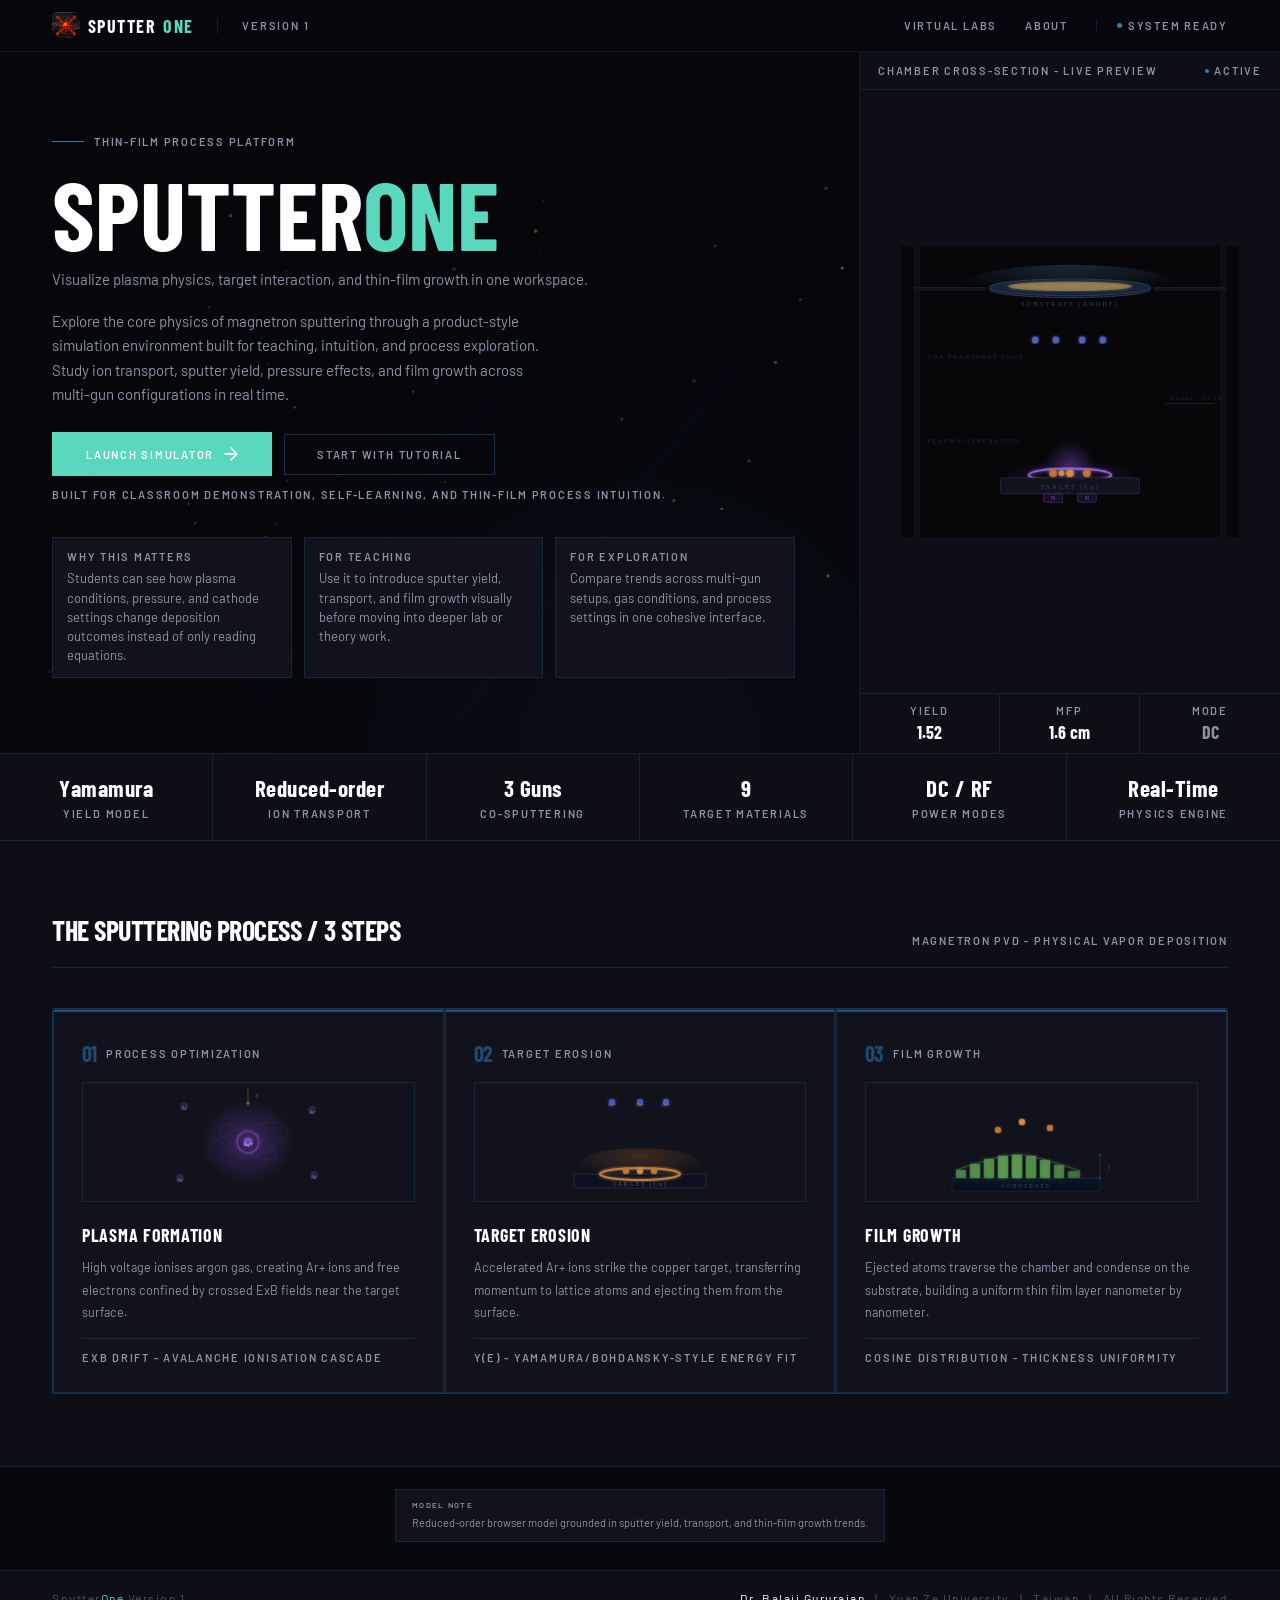
<file: index.html>
<!DOCTYPE html>
<html lang="en">

<head>
    <meta charset="UTF-8">
    <meta name="viewport" content="width=device-width, initial-scale=1.0">
    <title>Sputtering Simulator - Dr. Balaji Gururajan | YZU Taiwan</title>
    <link href="https://fonts.googleapis.com/css2?family=Barlow:ital,wght@0,300;0,400;0,500;0,600;1,400&family=Barlow+Condensed:wght@600;700&display=swap" rel="stylesheet">
    

    <style>
        html {
            color-scheme: dark;
        }

        *,
        *::before,
        *::after {
            margin: 0;
            padding: 0;
            box-sizing: border-box;
        }

        html,
        body {
            height: 100%;
        }

        :root {
            --bg-deep: #07080D;
            --bg-section: #0D0E16;
            --bg-card: #11121C;
            --accent: #2980B9;
            --brand-mint: #5AD8BE;
            --border: rgba(41, 128, 185, 0.20);
            --white: #FFFFFF;
            --grey: #8A94A6;
            --grey-dim: #4A5568;

            --black: var(--bg-deep);
            --deep: var(--bg-section);
            --panel: var(--bg-card);
            --bhi: rgba(255, 255, 255, 0.12);
            --gold: var(--accent);
            --gold-lt: var(--accent);
            --gold-dk: var(--accent);
            --amber: var(--accent);
            --grey1: var(--grey);
            --grey2: var(--grey);
            --grey3: var(--grey-dim);
            --page-pad: 52px;
            --body-size: 15px;
            --label-size: 10px;
            --card-radius: 10px;

            --sans: 'Barlow', 'Segoe UI', 'Helvetica Neue', Arial, sans-serif;
            --cond: 'Barlow Condensed', 'Arial Narrow', 'Bahnschrift SemiCondensed', sans-serif;
            --mono: 'Barlow', 'Segoe UI', 'Helvetica Neue', Arial, sans-serif;
        }

        body {
            background: var(--black);
            color: var(--white);
            font-family: var(--sans);
            font-size: var(--body-size);
            overflow-x: hidden;
            overflow-y: auto;
        }

        /* -- CANVAS BACKGROUND -- */
        #cvs {
            position: fixed;
            inset: 0;
            z-index: 0;
            pointer-events: none;
        }

        /* -- VIGNETTE -- */
        #vignette {
            position: fixed;
            inset: 0;
            z-index: 1;
            pointer-events: none;
            background:
                radial-gradient(ellipse 70% 60% at 50% 50%,
                    transparent 30%, rgba(35, 37, 42, 0.76) 100%),
                linear-gradient(180deg,
                    rgba(35, 37, 42, 0.46) 0%,
                    transparent 12%,
                    transparent 88%,
                    rgba(35, 37, 42, 0.72) 100%);
        }

        /* -- PAGE -- */
        #page {
            position: relative;
            z-index: 2;
            display: flex;
            flex-direction: column;
            min-height: 100vh;
        }

        /* ---------------------------- NAV BAR---------------------------- */
        #nav {
            display: flex;
            align-items: center;
            justify-content: space-between;
            padding: 0 var(--page-pad);
            height: 52px;
            border-bottom: 1px solid var(--border);
            background: rgba(35, 36, 40, 0.90);
            backdrop-filter: blur(16px);
            flex-shrink: 0;
            position: sticky;
            top: 0;
            z-index: 100;
        }

        .nav-left {
            display: flex;
            align-items: center;
            gap: 24px;
        }

        .nav-logo {
            font-family: var(--mono);
            font-size: var(--label-size);
            font-weight: 500;
            letter-spacing: 2px;
            text-transform: uppercase;
            color: var(--gold);
            display: flex;
            align-items: center;
            gap: 8px;
        }

        .nav-logo-sep {
            width: 1px;
            height: 16px;
            background: var(--border);
        }

        .nav-tag {
            font-family: var(--mono);
            font-size: 11px;
            letter-spacing: 2px;
            text-transform: uppercase;
            color: var(--grey2);
        }

        .nav-right {
            display: flex;
            align-items: center;
            gap: 28px;
        }

        .nav-link {
            font-family: var(--mono);
            font-size: 11px;
            letter-spacing: 2px;
            text-transform: uppercase;
            color: var(--grey2);
            text-decoration: none;
            transition: color 0.2s;
            cursor: pointer;
        }

        .nav-link:hover {
            color: var(--grey1);
        }

        .nav-status {
            display: flex;
            align-items: center;
            gap: 6px;
            font-family: var(--mono);
            font-size: 11px;
            letter-spacing: 1.5px;
            color: var(--grey2);
            padding-left: 20px;
            border-left: 1px solid var(--border);
        }

        .status-dot {
            width: 5px;
            height: 5px;
            border-radius: 50%;
            background: #5a9e60;
            animation: sdot 2.5s ease-in-out infinite;
        }

        @keyframes sdot {

            0%,
            100% {
                opacity: 1;
            }

            50% {
                opacity: 0.25;
            }
        }

        /* ----------------------------
   HERO SECTION
---------------------------- */
        #hero {
            display: grid;
            grid-template-columns: minmax(0, 1.08fr) 420px;
            min-height: calc(100vh - 52px - 48px);
            border-bottom: 1px solid var(--border);
        }

        /* LEFT COLUMN */
        .hero-left {
            padding: 72px 64px 64px var(--page-pad);
            display: flex;
            flex-direction: column;
            justify-content: center;
            border-right: 1px solid var(--border);
        }

        .hl-label {
            display: flex;
            align-items: center;
            gap: 10px;
            margin-bottom: 36px;
            opacity: 0;
            animation: fadeUp 0.8s 0.05s ease forwards;
        }

        .hl-label-line {
            width: 32px;
            height: 1px;
            background: var(--gold-dk);
        }

        .hl-label-text {
            font-family: var(--mono);
            font-size: var(--label-size);
            letter-spacing: 3.5px;
            text-transform: uppercase;
            color: var(--gold);
            font-weight: 400;
        }

        .hero-title {
            font-family: var(--cond);
            font-size: clamp(44px, 5.5vw, 72px);
            font-weight: 700;
            line-height: 0.96;
            letter-spacing: -1.5px;
            text-transform: uppercase;
            color: var(--white);
            margin-bottom: 32px;
            opacity: 0;
            animation: fadeUp 0.8s 0.12s ease forwards;
        }

        .hero-title .line-gold {
            color: var(--gold);
            display: block;
        }

        .hero-title .line-thin {
            font-weight: 300;
            color: var(--grey1);
            font-size: 0;
            letter-spacing: 0px;
            text-transform: none;
            display: block;
            font-family: var(--sans);
            margin-top: 10px;
            max-width: 640px;
        }

        .hero-title .line-thin::before {
            content: "Visualize plasma physics, target interaction, and thin-film growth in one workspace.";
            font-size: 0.62em;
            line-height: 1.18;
            color: var(--grey1);
        }

        .hero-desc {
            font-family: var(--sans);
            font-size: 15px;
            font-weight: 400;
            line-height: 1.9;
            color: var(--grey1);
            max-width: 500px;
            margin-bottom: 36px;
            opacity: 0;
            animation: fadeUp 0.8s 0.2s ease forwards;
        }

        .hero-desc strong {
            color: var(--white);
            font-weight: 500;
        }

        /* Formula box */
        .formula-box {
            border: 1px solid rgba(77, 183, 255, 0.24);
            border-left: 2px solid var(--gold-dk);
            background: rgba(77, 183, 255, 0.06);
            padding: 16px 22px;
            border-radius: 8px;
            margin-bottom: 28px;
            opacity: 0;
            animation: fadeUp 0.8s 0.28s ease forwards;
            max-width: 560px;
        }

        .formula-tag {
            font-family: var(--mono);
            font-size: 9px;
            letter-spacing: 2.5px;
            text-transform: uppercase;
            color: var(--grey2);
            margin-bottom: 8px;
        }

        .hero-left .formula-eq {
            font-family: var(--mono);
            font-size: 0;
            font-weight: 300;
            color: var(--gold-lt);
            line-height: 2;
            letter-spacing: 0.3px;
        }

        .hero-left .formula-eq::before {
          content: "Reduced-order browser model grounded in a Yamamura/Bohdansky-style yield fit, reduced-order ion transport, and mean-free-path trends.";
            font-size: 12.5px;
        }

        /* CTA */
        .hero-cta {
            display: flex;
            gap: 12px;
            align-items: center;
            margin-bottom: 18px;
            opacity: 0;
            animation: fadeUp 0.8s 0.35s ease forwards;
        }

        .btn-launch {
            font-family: var(--mono);
            font-size: 10px;
            font-weight: 500;
            letter-spacing: 2px;
            text-transform: uppercase;
            padding: 14px 32px;
            background: var(--brand-mint);
            color: #000;
            border: none;
            border-radius: 8px;
            cursor: pointer;
            text-decoration: none;
            display: flex;
            align-items: center;
            gap: 10px;
            transition: all 0.2s ease;
        }

        .btn-launch:hover {
            background: #77E3CF;
            transform: translateY(-1px);
            box-shadow: 0 8px 28px rgba(90, 216, 190, 0.18);
        }

        .btn-launch svg {
            transition: transform 0.2s;
        }

        .btn-launch:hover svg {
            transform: translateX(3px);
        }

        .btn-outline {
            font-family: var(--mono);
            font-size: 10px;
            font-weight: 400;
            letter-spacing: 2px;
            text-transform: uppercase;
            padding: 13px 28px;
            background: transparent;
            color: var(--grey1);
            border: 1px solid var(--border);
            border-radius: 8px;
            cursor: pointer;
            text-decoration: none;
            display: flex;
            align-items: center;
            gap: 10px;
            transition: all 0.2s ease;
        }

        .btn-outline:hover {
            border-color: rgba(255, 255, 255, 0.28);
            color: var(--white);
            transform: translateY(-1px);
        }

        /* Author */
        .hero-author {
            display: flex;
            align-items: center;
            gap: 14px;
            padding-top: 28px;
            border-top: 1px solid var(--border);
            opacity: 0;
            animation: fadeUp 0.8s 0.42s ease forwards;
        }

        .hero-cta-note {
            font-family: var(--mono);
            font-size: 10px;
            letter-spacing: 1.4px;
            text-transform: uppercase;
            color: var(--grey2);
            margin-bottom: 28px;
            opacity: 0;
            animation: fadeUp 0.8s 0.39s ease forwards;
        }

        .hero-why {
            display: grid;
            grid-template-columns: repeat(3, minmax(0, 1fr));
            gap: 12px;
            margin-top: 26px;
            opacity: 0;
            animation: fadeUp 0.8s 0.48s ease forwards;
        }

        .hero-why-card {
            border: 1px solid var(--border);
            border-radius: var(--card-radius);
            background: linear-gradient(180deg, rgba(255,255,255,0.03), rgba(255,255,255,0.015));
            padding: 14px 14px 13px;
        }

        .hero-why-label {
            font-family: var(--mono);
            font-size: 9px;
            letter-spacing: 1.8px;
            text-transform: uppercase;
            color: var(--gold-lt);
            margin-bottom: 8px;
        }

        .hero-why-copy {
            font-size: 13px;
            line-height: 1.65;
            color: var(--grey1);
        }

        .hero-trust {
            display: flex;
            flex-wrap: wrap;
            gap: 10px;
            margin-top: 18px;
            margin-bottom: 10px;
            opacity: 0;
            animation: fadeUp 0.8s 0.31s ease forwards;
        }

        .hero-trust-chip {
            padding: 7px 10px;
            border-radius: 999px;
            border: 1px solid var(--border);
            background: rgba(255,255,255,0.03);
            font-family: var(--mono);
            font-size: 9px;
            letter-spacing: 1.1px;
            text-transform: uppercase;
            color: var(--grey1);
        }

        .author-init {
            width: 38px;
            height: 38px;
            border-radius: 2px;
            border: 1px solid var(--gold-dk);
            background: rgba(77, 183, 255, 0.09);
            display: flex;
            align-items: center;
            justify-content: center;
            font-family: var(--cond);
            font-size: 13px;
            font-weight: 700;
            color: var(--gold);
            flex-shrink: 0;
        }

        .author-name {
            font-family: var(--sans);
            font-size: 13px;
            font-weight: 600;
            color: var(--white);
            letter-spacing: 0.2px;
        }

        .author-inst {
            font-family: var(--mono);
            font-size: 9px;
            letter-spacing: 1.5px;
            text-transform: uppercase;
            color: var(--grey2);
            margin-top: 3px;
        }

        @media (max-width: 980px) {
            #hero {
                grid-template-columns: 1fr;
            }

            .hero-left {
                border-right: none;
                border-bottom: 1px solid var(--border);
            }

            .hero-why {
                grid-template-columns: 1fr;
            }
        }

        @keyframes fadeUp {
            from {
                opacity: 0;
                transform: translateY(16px);
            }

            to {
                opacity: 1;
                transform: translateY(0);
            }
        }

        /* RIGHT COLUMN - live chamber */
        .hero-right {
            display: flex;
            flex-direction: column;
            background: var(--deep);
            opacity: 0;
            animation: fadeUp 1s 0.3s ease forwards;
        }

        .hr-header {
            padding: 16px 20px;
            border-bottom: 1px solid var(--border);
            display: flex;
            align-items: center;
            justify-content: space-between;
            flex-shrink: 0;
        }

        .hr-title {
            font-family: var(--mono);
            font-size: 9px;
            letter-spacing: 2px;
            text-transform: uppercase;
            color: var(--grey2);
        }

        .hr-live {
            display: flex;
            align-items: center;
            gap: 5px;
            font-family: var(--mono);
            font-size: 8px;
            letter-spacing: 1.5px;
            color: #5a9e60;
            text-transform: uppercase;
        }

        .hr-live-dot {
            width: 4px;
            height: 4px;
            border-radius: 50%;
            background: #5a9e60;
            animation: sdot 2s infinite;
        }

        .chamber-svg-wrap {
            flex: 1;
            display: flex;
            align-items: center;
            justify-content: center;
            padding: 20px;
            overflow: hidden;
        }

        /* chamber SVG animations */
        @keyframes ionFall {
            0% {
                transform: translateY(-10px);
                opacity: 0;
            }

            12% {
                opacity: 0.75;
            }

            88% {
                opacity: 0.75;
            }

            100% {
                transform: translateY(56px);
                opacity: 0;
            }
        }

        @keyframes atomUp {
            0% {
                transform: translate(0, 0);
                opacity: 0;
            }

            8% {
                opacity: 0.85;
            }

            92% {
                opacity: 0.85;
            }

            100% {
                transform: translate(var(--ax, 0px), -90px);
                opacity: 0;
            }
        }

        @keyframes plasmaP {

            0%,
            100% {
                opacity: 0.3;
            }

            50% {
                opacity: 0.55;
            }
        }

        @keyframes raceP {

            0%,
            100% {
                stroke-opacity: 0.35;
                stroke-width: 1.8;
            }

            50% {
                stroke-opacity: 0.85;
                stroke-width: 2.5;
            }
        }

        @keyframes filmF {

            0%,
            100% {
                fill-opacity: 0.4;
            }

            50% {
                fill-opacity: 0.75;
            }
        }

        .ci1 {
            animation: ionFall 1.5s 0.00s ease-in infinite;
        }

        .ci2 {
            animation: ionFall 1.5s 0.38s ease-in infinite;
        }

        .ci3 {
            animation: ionFall 1.5s 0.75s ease-in infinite;
        }

        .ci4 {
            animation: ionFall 1.5s 1.12s ease-in infinite;
        }

        .ca1 {
            animation: atomUp 1.7s 0.1s ease-out infinite;
            --ax: -32px;
        }

        .ca2 {
            animation: atomUp 1.7s 0.55s ease-out infinite;
            --ax: 6px;
        }

        .ca3 {
            animation: atomUp 1.7s 1.0s ease-out infinite;
            --ax: 30px;
        }

        .ca4 {
            animation: atomUp 1.9s 1.4s ease-out infinite;
            --ax: -14px;
        }

        .cpl {
            animation: plasmaP 2.2s ease-in-out infinite;
        }

        .crc {
            animation: raceP 1.9s ease-in-out infinite;
        }

        .cfl {
            animation: filmF 2.8s ease-in-out infinite;
        }

        .hr-metrics {
            display: grid;
            grid-template-columns: 1fr 1fr 1fr;
            border-top: 1px solid var(--border);
            flex-shrink: 0;
        }

        .hm-cell {
            padding: 12px 16px;
            border-right: 1px solid var(--border);
            text-align: center;
        }

        .hm-cell:last-child {
            border-right: none;
        }

        .hm-label {
            font-family: var(--mono);
            font-size: 8px;
            letter-spacing: 2px;
            text-transform: uppercase;
            color: var(--grey2);
            margin-bottom: 4px;
        }

        .hm-val {
            font-family: var(--mono);
            font-size: 14px;
            font-weight: 400;
            color: var(--gold-lt);
        }

        .hm-val.w {
            color: var(--grey1);
        }

        /* ----------------------------
   METRICS STRIP
---------------------------- */
        #metrics {
            display: grid;
            grid-template-columns: repeat(6, 1fr);
            border-bottom: 1px solid var(--border);
            background: rgba(255, 255, 255, 0.015);
            opacity: 0;
            animation: fadeUp 0.8s 0.5s ease forwards;
        }

        .mc {
            padding: 20px 0;
            text-align: center;
            border-right: 1px solid var(--border);
            transition: background 0.2s;
            cursor: default;
        }

        .mc:last-child {
            border-right: none;
        }

        .mc:hover {
            background: rgba(77, 183, 255, 0.05);
        }

        .mc-v {
            font-family: var(--cond);
            font-size: 16px;
            font-weight: 700;
            color: var(--white);
            letter-spacing: 0.5px;
            display: block;
        }

        .mc-v.g {
            color: var(--gold);
        }

        .mc-u {
            font-family: var(--mono);
            font-size: 7.5px;
            letter-spacing: 2px;
            text-transform: uppercase;
            color: var(--grey1);
            display: block;
            margin-top: 5px;
        }

        /* ----------------------------
   PROCESS SECTION
---------------------------- */
        #process {
            padding: 72px 52px;
            border-bottom: 1px solid var(--border);
            opacity: 0;
            animation: fadeUp 0.8s 0.55s ease forwards;
        }

        .ps-head {
            display: flex;
            align-items: flex-end;
            justify-content: space-between;
            margin-bottom: 40px;
            padding-bottom: 20px;
            border-bottom: 1px solid var(--border);
        }

        .ps-title {
            font-family: var(--cond);
            font-size: 28px;
            font-weight: 700;
            text-transform: uppercase;
            letter-spacing: -0.5px;
            color: var(--white);
        }

        .ps-title span {
            color: var(--gold);
        }

        .ps-sub {
            font-family: var(--mono);
            font-size: 9px;
            letter-spacing: 2.5px;
            text-transform: uppercase;
            color: var(--grey2);
        }

        .ps-grid {
            display: grid;
            grid-template-columns: repeat(3, 1fr);
            gap: 1px;
            background: var(--border);
            border: 1px solid var(--border);
            border-radius: 3px;
            overflow: hidden;
        }

        .pc {
            background: var(--deep);
            padding: 32px 28px 28px;
            transition: background 0.25s;
            position: relative;
        }

        .pc:hover {
            background: rgba(40, 43, 49, 0.98);
        }

        .pc::before {
            content: '';
            position: absolute;
            top: 0;
            left: 0;
            right: 0;
            height: 2px;
            background: linear-gradient(90deg,
                    var(--gold-dk) 0%,
                    transparent 70%);
            opacity: 0.6;
        }

        .pc-num {
            font-family: var(--mono);
            font-size: 9px;
            letter-spacing: 2.5px;
            text-transform: uppercase;
            color: var(--grey1);
            margin-bottom: 18px;
            display: flex;
            align-items: center;
            gap: 10px;
        }

        .pc-num span {
            font-size: 22px;
            font-family: var(--cond);
            font-weight: 700;
            color: rgba(212, 168, 71, 0.40);
            letter-spacing: -1px;
            line-height: 1;
        }

        .pc-diagram {
            width: 100%;
            height: 120px;
            background: rgba(0, 0, 0, 0.35);
            border: 1px solid var(--border);
            border-radius: 2px;
            margin-bottom: 22px;
            overflow: hidden;
            display: flex;
            align-items: center;
            justify-content: center;
        }

        .pc-title {
            font-family: var(--cond);
            font-size: 18px;
            font-weight: 700;
            text-transform: uppercase;
            letter-spacing: 0.3px;
            color: var(--white);
            margin-bottom: 10px;
        }

        .pc-text {
            font-family: var(--sans);
            font-size: 12.5px;
            font-weight: 400;
            line-height: 1.8;
            color: var(--grey1);
        }

        .pc-eq {
            font-family: var(--mono);
            font-size: 10px;
            font-weight: 300;
            color: var(--gold);
            letter-spacing: 0.5px;
            margin-top: 14px;
            padding-top: 12px;
            border-top: 1px solid var(--border);
            display: block;
        }

        /* Small diagram animations */
        @keyframes di1 {
            0% {
                transform: translateY(-8px);
                opacity: 0;
            }

            15% {
                opacity: 0.7;
            }

            85% {
                opacity: 0.7;
            }

            100% {
                transform: translateY(36px);
                opacity: 0;
            }
        }

        @keyframes da1 {
            0% {
                transform: translate(0, 0);
                opacity: 0;
            }

            10% {
                opacity: 0.8;
            }

            90% {
                opacity: 0.8;
            }

            100% {
                transform: translate(var(--ax, -20px), var(--ay, -36px));
                opacity: 0;
            }
        }

        @keyframes dl1 {
            0% {
                transform: translateY(-22px);
                opacity: 0;
            }

            15% {
                opacity: 0.7;
            }

            85% {
                opacity: 0.7;
            }

            100% {
                transform: translateY(4px);
                opacity: 0;
            }
        }

        @keyframes dpl {

            0%,
            100% {
                opacity: 0.25;
            }

            50% {
                opacity: 0.55;
            }
        }

        @keyframes dob {
            from {
                transform: rotate(0deg) translateX(var(--r, 14px)) rotate(0deg);
            }

            to {
                transform: rotate(360deg) translateX(var(--r, 14px)) rotate(-360deg);
            }
        }

        .dI1 {
            animation: di1 1.2s 0.0s ease-in infinite;
        }

        .dI2 {
            animation: di1 1.2s 0.4s ease-in infinite;
        }

        .dI3 {
            animation: di1 1.2s 0.8s ease-in infinite;
        }

        .dA1 {
            animation: da1 1.5s 0.0s ease-out infinite;
            --ax: -20px;
            --ay: -34px;
        }

        .dA2 {
            animation: da1 1.5s 0.5s ease-out infinite;
            --ax: 3px;
            --ay: -40px;
        }

        .dA3 {
            animation: da1 1.5s 1.0s ease-out infinite;
            --ax: 20px;
            --ay: -32px;
        }

        .dL1 {
            animation: dl1 1.8s 0.0s ease-in infinite;
        }

        .dL2 {
            animation: dl1 1.8s 0.6s ease-in infinite;
        }

        .dL3 {
            animation: dl1 1.8s 1.2s ease-in infinite;
        }

        .dPL {
            animation: dpl 2s ease-in-out infinite;
        }

        .dOB1 {
            animation: dob 2.3s linear infinite;
            transform-origin: center;
            --r: 14px;
        }

        .dOB2 {
            animation: dob 1.7s linear infinite;
            transform-origin: center;
            --r: 9px;
        }

        /* ----------------------------
   FOOTER
---------------------------- */
        #footer {
            padding: 20px 52px;
            border-top: 1px solid var(--border);
            display: flex;
            align-items: center;
            justify-content: space-between;
            flex-wrap: wrap;
            gap: 8px;
            background: rgba(5, 5, 6, 0.6);
        }

        .ft-l {
            font-family: var(--mono);
            font-size: 13px;
            letter-spacing: 1.5px;
            color: var(--grey1);
        }

        .ft-r {
            font-family: var(--mono);
            font-size: 13px;
            letter-spacing: 1.5px;
            color: var(--grey1);
            display: flex;
            align-items: center;
            gap: 0;
        }

        .ft-sep {
            margin: 0 10px;
            color: var(--grey3);
        }

        .ft-hi {
            color: var(--gold-lt);
        }

        .model-note-compact {
            max-width: 620px;
            margin: 22px auto 28px;
            padding: 10px 16px;
        }

        .model-note-compact .formula-tag {
            font-size: 8px;
            margin-bottom: 4px;
        }

        .model-note-compact .formula-eq {
            font-size: 11px;
            line-height: 1.55;
            color: var(--grey2);
        }

        /* ----------------------------
   MODERN DARK REDESIGN OVERRIDES
---------------------------- */
        :root {
            --bg-deep: #07080D;
            --bg-section: #0D0E16;
            --bg-card: #11121C;
            --accent: #2980B9;
            --border: rgba(41, 128, 185, 0.20);
            --white: #FFFFFF;
            --grey: #8A94A6;
            --grey-dim: #4A5568;

            --black: var(--bg-deep);
            --deep: var(--bg-section);
            --panel: var(--bg-card);
            --bhi: rgba(255, 255, 255, 0.12);
            --gold: var(--accent);
            --gold-lt: var(--accent);
            --gold-dk: var(--accent);
            --amber: var(--accent);
            --grey1: var(--grey);
            --grey2: var(--grey);
            --grey3: var(--grey-dim);
            --sans: 'Barlow', 'Segoe UI', 'Helvetica Neue', Arial, sans-serif;
            --cond: 'Barlow Condensed', 'Arial Narrow', 'Bahnschrift SemiCondensed', sans-serif;
            --mono: 'Barlow', 'Segoe UI', 'Helvetica Neue', Arial, sans-serif;
            --card-radius: 0;
        }

        html,
        body {
            background: var(--bg-deep);
            color: var(--white);
            font-family: var(--sans);
            font-size: 15px;
        }

        #vignette {
            background:
                radial-gradient(circle at 50% 100%, rgba(41, 128, 185, 0.08), transparent 42%),
                linear-gradient(180deg, rgba(7, 8, 13, 0.16), transparent 20%, transparent 82%, rgba(7, 8, 13, 0.72));
        }

        #nav {
            background: rgba(7, 8, 13, 0.58);
            backdrop-filter: blur(10px);
            border-bottom: 1px solid rgba(41, 128, 185, 0.15);
        }

        .nav-logo {
            font-family: var(--cond);
            font-size: 18px;
            font-weight: 700;
            letter-spacing: 0.08em;
            color: var(--white);
        }

        .nav-tag,
        .nav-status,
        .nav-link {
            font-family: var(--sans);
            font-size: 11px;
            font-weight: 600;
            letter-spacing: 0.16em;
            text-transform: uppercase;
            color: var(--grey);
        }

        .nav-link:hover {
            color: var(--white);
            transition: color 0.25s;
        }

        .status-dot,
        .hr-live-dot {
            background: var(--accent);
        }

        #hero {
            min-height: clamp(620px, 78vh, 760px);
            position: relative;
            overflow: hidden;
            background:
                radial-gradient(circle at 50% 100%, rgba(41, 128, 185, 0.08), transparent 44%),
                var(--bg-deep);
        }

        #hero::before,
        #hero::after {
            content: '';
            position: absolute;
            left: -12vw;
            right: -12vw;
            height: 1px;
            background: rgba(41, 128, 185, 0.08);
            transform: rotate(128deg);
            transform-origin: center;
            z-index: 0;
        }

        #hero::before {
            top: 23%;
        }

        #hero::after {
            top: 62%;
        }

        #hero-particles {
            position: absolute;
            inset: 0;
            width: 100%;
            height: 100%;
            z-index: 0;
            pointer-events: none;
        }

        .hero-left,
        .hero-right {
            position: relative;
            z-index: 1;
        }

        .hero-left {
            background: transparent;
            padding-top: 48px;
            padding-bottom: 40px;
        }

        .hero-title {
            font-family: var(--cond);
            font-size: clamp(48px, 8vw, 96px);
            font-weight: 700;
            letter-spacing: 0;
            line-height: 0.9;
            text-transform: uppercase;
            color: var(--white);
            margin-bottom: 18px;
        }

        .hero-title .line-gold,
        .ps-title span,
        .mc-v.g,
        .ft-hi {
            color: var(--white);
        }

        .hero-title .title-one {
            color: var(--brand-mint);
        }

        .hero-title .line-thin::before,
        .hero-desc,
        .hero-desc strong {
            font-family: var(--sans);
            font-size: 15px;
            font-weight: 400;
            line-height: 1.62;
            color: var(--grey);
        }

        .hl-label {
            margin-bottom: 22px;
        }

        .hero-desc {
            margin-bottom: 26px;
        }

        .hl-label-text,
        .formula-tag,
        .hero-cta-note,
        .hero-why-label,
        .hero-trust-chip,
        .hr-title,
        .hr-live,
        .hm-label,
        .mc-u,
        .ps-sub,
        .pc-num,
        .pc-eq {
            font-family: var(--sans);
            font-weight: 600;
            font-size: 11px;
            letter-spacing: 0.16em;
            text-transform: uppercase;
            color: var(--grey);
        }

        .hero-left .formula-eq::before,
        .hero-why-copy,
        .pc-text {
            font-family: var(--sans);
            font-weight: 400;
            color: var(--grey);
        }

        .formula-box,
        .hero-why-card,
        .pc,
        .pc-diagram {
            background: var(--bg-card);
            border: 1px solid rgba(41, 128, 185, 0.20);
            border-radius: 0;
        }

        .hero-why-card {
            transition: background 0.25s, border-color 0.25s;
            padding: 12px 14px 11px;
        }

        .hero-why-card:hover {
            background: #161828;
            border-top-color: var(--accent);
        }

        .btn-launch,
        .btn-outline {
            font-family: var(--sans);
            font-size: 11px;
            font-weight: 600;
            letter-spacing: 0.16em;
            text-transform: uppercase;
            padding: 13px 32px;
            border-radius: 0;
            transition: all 0.28s ease;
        }

        .hero-cta {
            margin-bottom: 12px;
        }

        .hero-cta-note {
            margin-bottom: 18px;
        }

        .hero-why {
            margin-top: 18px;
        }

        .hero-why-label {
            margin-bottom: 6px;
        }

        .hero-why-copy {
            line-height: 1.48;
        }

        .btn-launch {
            background: var(--brand-mint);
            color: var(--white);
            border: 2px solid var(--brand-mint);
        }

        .btn-launch:hover {
            background: transparent;
            border: 2px solid var(--brand-mint);
            color: var(--brand-mint);
            box-shadow: none;
        }

        .btn-outline {
            background: transparent;
            border: 1px solid rgba(41, 128, 185, 0.35);
            color: var(--grey);
        }

        .btn-outline:hover {
            border-color: rgba(41, 128, 185, 0.70);
            color: var(--white);
        }

        .hero-right,
        #process,
        #footer {
            background: var(--bg-section);
        }

        .hr-header {
            padding: 12px 18px;
        }

        .chamber-svg-wrap {
            padding: 10px 18px;
        }

        .chamber-svg-wrap svg {
            width: min(88%, 430px);
            height: auto;
        }

        .hm-cell {
            padding: 10px 14px;
        }

        #metrics {
            background: var(--bg-section);
        }

        .hm-val,
        .mc-v,
        .ps-title,
        .pc-title {
            font-family: var(--cond);
            font-weight: 700;
            color: var(--white);
        }

        .hm-val {
            font-size: 18px;
        }

        .mc-v {
            font-size: clamp(18px, 1.8vw, 28px);
        }

        .pc-title {
            font-size: 18px;
            letter-spacing: 0.04em;
        }

        .pc {
            transition: background 0.25s, border-color 0.25s;
        }

        .pc:hover {
            background: #161828;
            border-top-color: var(--accent);
        }

        .pc::before {
            background: var(--accent);
        }

        .pc-num span {
            color: rgba(41, 128, 185, 0.52);
        }

        #footer {
            border-top: 1px solid rgba(41, 128, 185, 0.15);
        }

        .ft-l,
        .ft-r {
            font-family: var(--sans);
            font-weight: 400;
            font-size: 12px;
            color: var(--grey-dim);
        }

        @media (max-width: 768px) {
            #nav {
                padding: 0 20px;
            }

            .nav-tag,
            .nav-status {
                display: none;
            }

            .nav-right {
                gap: 14px;
            }

            .hero-left {
                padding: 56px 24px 48px;
            }

            .hero-cta {
                align-items: stretch;
                flex-direction: column;
            }

            .btn-launch,
            .btn-outline {
                justify-content: center;
            }

            #metrics,
            .ps-grid {
                grid-template-columns: 1fr;
            }

            #process {
                padding: 56px 24px;
            }

            .ps-head {
                align-items: flex-start;
                flex-direction: column;
                gap: 12px;
            }
        }
    </style>
</head>

<body>

    <canvas id="cvs"></canvas>
    <div id="vignette"></div>

    <div id="page">

        <!-- -- NAV -- -->
        <nav id="nav">
            <div class="nav-left">
                <div class="nav-logo">
                    <img src="sputterone-icon.png" alt="SputterOne" style="width:28px;height:28px;object-fit:contain;border-radius:6px;display:block;">
                    Sputter<span style="color:#5AD8BE;">One</span>
                </div>
                <div class="nav-logo-sep"></div>
                <div class="nav-tag">Version 1</div>
            </div>
            <div class="nav-right">
        <a href="labs.html" class="nav-link">Virtual Labs</a>
        <a href="about.html" class="nav-link" data-lang-key="about">About</a>
                <div class="nav-status">
                    <div class="status-dot"></div>
                    System Ready
                </div>
            </div>
        </nav>

        <!-- -- HERO -- -->
        <section id="hero">
            <canvas id="hero-particles" aria-hidden="true"></canvas>

            <div class="hero-left">

                <div class="hl-label">
                    <div class="hl-label-line"></div>
                    <div class="hl-label-text" data-lang-key="landing-hero-label">Thin-Film Process Platform</div>
                </div>

                <h1 class="hero-title">
                    <span class="line-gold" data-lang-key="landing-hero-title-1">Sputter<span class="title-one">One</span></span>
                    <span data-lang-key="landing-hero-title-2"></span>
                    <span class="line-thin" data-lang-key="landing-hero-title-3">Plasma Physics - Thin Film
                        Deposition</span>
                </h1>

                <p class="hero-desc" data-lang-key="landing-hero-desc">
                    Explore the core physics of <strong>magnetron sputtering</strong> through a product-style simulation environment built for teaching, intuition, and process exploration. Study ion transport, sputter yield, pressure effects, and film growth across multi-gun configurations in real time.
                </p>

                <div class="hero-cta">
              <a href="simulator.html" class="btn-launch">
                        <span data-lang-key="landing-btn-launch">Launch Simulator</span>
                        <svg width="14" height="14" viewBox="0 0 14 14" fill="none">
                            <path d="M1 7h12M7 1l6 6-6 6" stroke="currentColor" stroke-width="1.5"
                                stroke-linecap="round" stroke-linejoin="round" />
                        </svg>
                    </a>
              <a href="tutorial.html" class="btn-outline">
                        <span data-lang-key="landing-btn-tutorial">Start with Tutorial</span>
                    </a>
                </div>

                <div class="hero-cta-note">Built for classroom demonstration, self-learning, and thin-film process intuition.</div>


                <div class="hero-why">
                    <div class="hero-why-card">
                        <div class="hero-why-label">Why This Matters</div>
                        <div class="hero-why-copy">Students can see how plasma conditions, pressure, and cathode settings change deposition outcomes instead of only reading equations.</div>
                    </div>
                    <div class="hero-why-card">
                        <div class="hero-why-label">For Teaching</div>
                        <div class="hero-why-copy">Use it to introduce sputter yield, transport, and film growth visually before moving into deeper lab or theory work.</div>
                    </div>
                    <div class="hero-why-card">
                        <div class="hero-why-label">For Exploration</div>
                        <div class="hero-why-copy">Compare trends across multi-gun setups, gas conditions, and process settings in one cohesive interface.</div>
                    </div>
                </div>

            </div>

            <!-- -- LIVE CHAMBER PANEL -- -->
            <div class="hero-right">
                <div class="hr-header">
                    <div class="hr-title">Chamber Cross-Section - Live Preview</div>
                    <div class="hr-live">
                        <div class="hr-live-dot"></div>Active
                    </div>
                </div>

                <div class="chamber-svg-wrap">
                    <svg viewBox="0 0 360 310" width="360" height="310" xmlns="http://www.w3.org/2000/svg">
                        <defs>
                            <radialGradient id="pGlow" cx="50%" cy="55%" r="42%">
                                <stop offset="0%" stop-color="#7848c0" stop-opacity="0.5" />
                                <stop offset="100%" stop-color="#7848c0" stop-opacity="0" />
                            </radialGradient>
                            <radialGradient id="sGlow" cx="50%" cy="0%" r="55%">
                                <stop offset="0%" stop-color="#4878a0" stop-opacity="0.3" />
                                <stop offset="100%" stop-color="#4878a0" stop-opacity="0" />
                            </radialGradient>
                            <filter id="gf1">
                                <feGaussianBlur stdDeviation="2.5" result="b" />
                                <feMerge>
                                    <feMergeNode in="b" />
                                    <feMergeNode in="SourceGraphic" />
                                </feMerge>
                            </filter>
                            <filter id="gf2">
                                <feGaussianBlur stdDeviation="1.5" result="b" />
                                <feMerge>
                                    <feMergeNode in="b" />
                                    <feMergeNode in="SourceGraphic" />
                                </feMerge>
                            </filter>
                        </defs>

                        <!-- bg -->
                        <rect width="360" height="310" fill="#07070a" />

                        <!-- chamber walls -->
                        <rect x="14" y="0" width="6" height="310" fill="#0d0d14" stroke="#ffffff" stroke-opacity="0.06"
                            stroke-width="0.5" />
                        <rect x="340" y="0" width="6" height="310" fill="#0d0d14" stroke="#ffffff" stroke-opacity="0.06"
                            stroke-width="0.5" />

                        <!-- substrate glow -->
                        <ellipse cx="180" cy="48" rx="125" ry="28" fill="url(#sGlow)" />

                        <!-- substrate arms -->
                        <rect x="14" y="44" width="76" height="3" fill="#141420" stroke="#ffffff" stroke-opacity="0.12"
                            stroke-width="0.4" />
                        <rect x="270" y="44" width="76" height="3" fill="#141420" stroke="#ffffff" stroke-opacity="0.12"
                            stroke-width="0.4" />

                        <!-- substrate disc -->
                        <ellipse cx="180" cy="46" rx="86" ry="9" fill="#101828" stroke="#3a5070" stroke-width="1"
                            stroke-opacity="0.65" />
                        <ellipse cx="180" cy="44" rx="86" ry="9" fill="#18243a" stroke="#486888" stroke-width="0.8"
                            stroke-opacity="0.5" />
                        <!-- film -->
                        <ellipse class="cfl" cx="180" cy="43" rx="66" ry="5" fill="#d9b25a" fill-opacity="0.4"
                            filter="url(#gf2)" />

                        <!-- substrate label -->
                        <text x="180" y="64" text-anchor="middle" fill="#3a5070" font-size="7"
                            font-family="IBM Plex Mono" letter-spacing="2" opacity="0.8">SUBSTRATE (ANODE)</text>

                        <!-- zone labels -->
                        <text x="28" y="120" fill="#252535" font-size="7" font-family="IBM Plex Mono"
                            letter-spacing="1.5">GAS TRANSPORT ZONE</text>
                        <text x="28" y="210" fill="#252535" font-size="7" font-family="IBM Plex Mono"
                            letter-spacing="1.5">PLASMA GENERATION</text>

                        <!-- vertical guides -->
                        <line x1="103" y1="60" x2="103" y2="240" stroke="#ffffff" stroke-opacity="0.04"
                            stroke-width="0.6" stroke-dasharray="3,6" />
                        <line x1="257" y1="60" x2="257" y2="240" stroke="#ffffff" stroke-opacity="0.04"
                            stroke-width="0.6" stroke-dasharray="3,6" />

                        <!-- falling ions -->
                        <g filter="url(#gf2)">
                            <circle class="ci1" cx="143" cy="100" r="3.5" fill="#5060c0" opacity="0.9" />
                            <circle class="ci2" cx="165" cy="100" r="3.5" fill="#5060c0" opacity="0.9" />
                            <circle class="ci3" cx="193" cy="100" r="3.5" fill="#5060c0" opacity="0.9" />
                            <circle class="ci4" cx="215" cy="100" r="3.5" fill="#5060c0" opacity="0.9" />
                        </g>
                        <text class="ci1" x="143" y="104" text-anchor="middle" fill="#8890d0" font-size="5"
                            font-family="IBM Plex Mono" opacity="0.75">Ar+</text>
                        <text class="ci2" x="165" y="104" text-anchor="middle" fill="#8890d0" font-size="5"
                            font-family="IBM Plex Mono" opacity="0.75">Ar+</text>
                        <text class="ci3" x="193" y="104" text-anchor="middle" fill="#8890d0" font-size="5"
                            font-family="IBM Plex Mono" opacity="0.75">Ar+</text>
                        <text class="ci4" x="215" y="104" text-anchor="middle" fill="#8890d0" font-size="5"
                            font-family="IBM Plex Mono" opacity="0.75">Ar+</text>

                        <!-- plasma glow -->
                        <circle class="cpl" cx="180" cy="232" r="32" fill="url(#pGlow)" />
                        <ellipse cx="180" cy="246" rx="66" ry="16" fill="#5030a0" fill-opacity="0.1" />

                        <!-- racetrack -->
                        <ellipse class="crc" cx="180" cy="244" rx="44" ry="7" fill="none" stroke="#9060d0"
                            stroke-width="2" filter="url(#gf2)" />

                        <!-- target -->
                        <rect x="106" y="247" width="148" height="17" rx="2" fill="#10141e" stroke="#303848"
                            stroke-width="0.8" stroke-opacity="0.7" />
                        <text x="180" y="259" text-anchor="middle" fill="#404858" font-size="7"
                            font-family="IBM Plex Mono" letter-spacing="2">TARGET (Cu)</text>

                        <!-- magnets -->
                        <rect x="152" y="264" width="20" height="9" rx="1" fill="#180e28" stroke="#503870"
                            stroke-width="0.7" />
                        <text x="162" y="271" text-anchor="middle" fill="#8050c0" font-size="6.5"
                            font-family="IBM Plex Mono" font-weight="500">N</text>
                        <rect x="188" y="264" width="20" height="9" rx="1" fill="#180e28" stroke="#503870"
                            stroke-width="0.7" />
                        <text x="198" y="271" text-anchor="middle" fill="#8050c0" font-size="6.5"
                            font-family="IBM Plex Mono" font-weight="500">N</text>

                        <!-- sputtered atoms rising -->
                        <g filter="url(#gf2)">
                            <circle class="ca1" cx="162" cy="242" r="4" fill="#c87830" opacity="0.9" />
                            <circle class="ca2" cx="180" cy="242" r="4" fill="#d49040" opacity="0.9" />
                            <circle class="ca3" cx="198" cy="242" r="4" fill="#c87830" opacity="0.9" />
                            <circle class="ca4" cx="171" cy="242" r="3" fill="#d09050" opacity="0.9" />
                        </g>

                        <!-- MFP label -->
                        <text x="286" y="164" fill="#252535" font-size="6.5" font-family="IBM Plex Mono"
                            letter-spacing="1">lambda - 2.1 cm</text>
                        <line x1="282" y1="168" x2="334" y2="168" stroke="#303040" stroke-width="0.7" />
                    </svg>
                </div>

                <div class="hr-metrics">
                    <div class="hm-cell">
                        <div class="hm-label">Yield</div>
                        <div class="hm-val" id="dyn-y">--</div>
                    </div>
                    <div class="hm-cell">
                        <div class="hm-label">MFP</div>
                        <div class="hm-val" id="dyn-m">--</div>
                    </div>
                    <div class="hm-cell">
                        <div class="hm-label">Mode</div>
                        <div class="hm-val w">DC</div>
                    </div>
                </div>
            </div>

        </section>

        <!-- -- METRICS STRIP -- -->
        <div id="metrics">
            <div class="mc"><span class="mc-v g">Yamamura</span><span class="mc-u">Yield Model</span></div>
            <div class="mc"><span class="mc-v">Reduced-order</span><span class="mc-u">Ion Transport</span></div>
            <div class="mc"><span class="mc-v g">3 Guns</span><span class="mc-u">Co-Sputtering</span></div>
            <div class="mc"><span class="mc-v">9</span><span class="mc-u">Target Materials</span></div>
            <div class="mc"><span class="mc-v g">DC / RF</span><span class="mc-u">Power Modes</span></div>
            <div class="mc"><span class="mc-v">Real-Time</span><span class="mc-u">Physics Engine</span></div>
        </div>

        <!-- -- PROCESS SECTION -- -->
        <section id="process">
            <div class="ps-head">
                <div class="ps-title">The Sputtering Process <span>/ 3 Steps</span></div>
                <div class="ps-sub">Magnetron PVD - Physical Vapor Deposition</div>
            </div>

            <div class="ps-grid">

                <!-- STEP 1 -->
                <div class="pc">
                    <div class="pc-num"><span>01</span> Process Optimization</div>
                    <div class="pc-diagram">
                        <svg viewBox="0 0 220 120" width="220" height="120" xmlns="http://www.w3.org/2000/svg">
                            <defs>
                                <radialGradient id="dg1" cx="50%" cy="50%" r="48%">
                                    <stop offset="0%" stop-color="#7040b0" stop-opacity="0.45" />
                                    <stop offset="100%" stop-color="#7040b0" stop-opacity="0" />
                                </radialGradient>
                                <filter id="df1">
                                    <feGaussianBlur stdDeviation="1.8" result="b" />
                                    <feMerge>
                                        <feMergeNode in="b" />
                                        <feMergeNode in="SourceGraphic" />
                                    </feMerge>
                                </filter>
                            </defs>
                            <ellipse cx="110" cy="60" rx="50" ry="44" fill="url(#dg1)" />
                            <ellipse cx="110" cy="60" rx="42" ry="15" fill="none" stroke="#6040a0" stroke-width="0.5"
                                stroke-opacity="0.3" transform="rotate(-18,110,60)" />
                            <ellipse cx="110" cy="60" rx="32" ry="10" fill="none" stroke="#5058b0" stroke-width="0.5"
                                stroke-opacity="0.3" transform="rotate(28,110,60)" />
                            <circle class="dPL" cx="110" cy="60" r="11" fill="none" stroke="#7848c0" stroke-width="1.2"
                                stroke-opacity="0.6" filter="url(#df1)" />
                            <circle cx="110" cy="60" r="6" fill="#7040b0" fill-opacity="0.3" />
                            <circle cx="110" cy="60" r="3.5" fill="#9060d0" filter="url(#df1)" />
                            <text x="110" y="64" text-anchor="middle" fill="white" font-size="6"
                                font-family="IBM Plex Mono" opacity="0.85">Ar+</text>
                            <g transform="translate(110,60)">
                                <circle class="dOB1" cx="0" cy="0" r="2.5" fill="#5878d0" filter="url(#df1)" />
                            </g>
                            <g transform="translate(110,60)">
                                <circle class="dOB2" cx="0" cy="0" r="2" fill="#7040b0" filter="url(#df1)" />
                            </g>
                            <circle cx="46" cy="24" r="4" fill="#3a3068" fill-opacity="0.6" /><text x="46" y="28"
                                text-anchor="middle" fill="#8080a0" font-size="5.5"
                                font-family="IBM Plex Mono">Ar</text>
                            <circle cx="174" cy="28" r="4" fill="#3a3068" fill-opacity="0.6" /><text x="174" y="32"
                                text-anchor="middle" fill="#8080a0" font-size="5.5"
                                font-family="IBM Plex Mono">Ar</text>
                            <circle cx="42" cy="96" r="4" fill="#3a3068" fill-opacity="0.6" /><text x="42" y="100"
                                text-anchor="middle" fill="#8080a0" font-size="5.5"
                                font-family="IBM Plex Mono">Ar</text>
                            <circle cx="176" cy="93" r="4" fill="#3a3068" fill-opacity="0.6" /><text x="176" y="97"
                                text-anchor="middle" fill="#8080a0" font-size="5.5"
                                font-family="IBM Plex Mono">Ar</text>
                            <line x1="110" y1="6" x2="110" y2="22" stroke="#c8a040" stroke-width="0.8"
                                stroke-opacity="0.45" marker-end="url(#dea)" />
                            <defs>
                                <marker id="dea" markerWidth="5" markerHeight="5" refX="2.5" refY="2.5" orient="auto">
                                    <path d="M0,0 L0,5 L5,2.5Z" fill="#c8a040" opacity="0.5" />
                                </marker>
                            </defs>
                            <text x="117" y="16" fill="#c8a040" font-size="7" font-family="IBM Plex Mono"
                                opacity="0.45">E</text>
                        </svg>
                    </div>
                    <div class="pc-title">Plasma Formation</div>
                    <div class="pc-text">High voltage ionises argon gas, creating Ar+ ions and free electrons confined
                        by crossed ExB fields near the target surface.</div>
                    <span class="pc-eq">ExB drift - Avalanche ionisation cascade</span>
                </div>

                <!-- STEP 2 -->
                <div class="pc">
                    <div class="pc-num"><span>02</span> Target Erosion</div>
                    <div class="pc-diagram">
                        <svg viewBox="0 0 220 120" width="220" height="120" xmlns="http://www.w3.org/2000/svg">
                            <defs>
                                <radialGradient id="dg2" cx="50%" cy="20%" r="55%">
                                    <stop offset="0%" stop-color="#b06830" stop-opacity="0.28" />
                                    <stop offset="100%" stop-color="#b06830" stop-opacity="0" />
                                </radialGradient>
                                <filter id="df2">
                                    <feGaussianBlur stdDeviation="1.8" result="b" />
                                    <feMerge>
                                        <feMergeNode in="b" />
                                        <feMergeNode in="SourceGraphic" />
                                    </feMerge>
                                </filter>
                            </defs>
                            <rect x="44" y="92" width="132" height="14" rx="2" fill="#0c1020" stroke="#404858"
                                stroke-width="0.8" stroke-opacity="0.6" />
                            <ellipse cx="110" cy="92" rx="40" ry="6" fill="none" stroke="#c08040" stroke-width="2"
                                class="dPL" filter="url(#df2)" />
                            <text x="110" y="104" text-anchor="middle" fill="#505868" font-size="6.5"
                                font-family="IBM Plex Mono" letter-spacing="1.5">TARGET (Cu)</text>
                            <ellipse cx="110" cy="86" rx="66" ry="20" fill="url(#dg2)" />
                            <g filter="url(#df2)">
                                <circle class="dI1" cx="82" cy="20" r="3" fill="#4858b8" /><text class="dI1" x="82"
                                    y="24" text-anchor="middle" fill="#8890c8" font-size="5"
                                    font-family="IBM Plex Mono">Ar+</text>
                                <circle class="dI2" cx="110" cy="20" r="3" fill="#4858b8" /><text class="dI2" x="110"
                                    y="24" text-anchor="middle" fill="#8890c8" font-size="5"
                                    font-family="IBM Plex Mono">Ar+</text>
                                <circle class="dI3" cx="136" cy="20" r="3" fill="#4858b8" /><text class="dI3" x="136"
                                    y="24" text-anchor="middle" fill="#8890c8" font-size="5"
                                    font-family="IBM Plex Mono">Ar+</text>
                            </g>
                            <circle class="dA1" cx="96" cy="89" r="3" fill="#c07830" filter="url(#df2)" />
                            <circle class="dA2" cx="110" cy="89" r="3" fill="#d08838" filter="url(#df2)" />
                            <circle class="dA3" cx="124" cy="89" r="3" fill="#c07830" filter="url(#df2)" />
                        </svg>
                    </div>
                    <div class="pc-title">Target Erosion</div>
                    <div class="pc-text">Accelerated Ar+ ions strike the copper target, transferring momentum to lattice
                        atoms and ejecting them from the surface.</div>
                    <span class="pc-eq">Y(E) - Yamamura/Bohdansky-style energy fit</span>
                </div>

                <!-- STEP 3 -->
                <div class="pc">
                    <div class="pc-num"><span>03</span> Film Growth</div>
                    <div class="pc-diagram">
                        <svg viewBox="0 0 220 120" width="220" height="120" xmlns="http://www.w3.org/2000/svg">
                            <defs>
                                <linearGradient id="dg3" x1="0" y1="0" x2="0" y2="1">
                                    <stop offset="0%" stop-color="#5a9850" stop-opacity="0.85" />
                                    <stop offset="100%" stop-color="#3a7035" stop-opacity="0.35" />
                                </linearGradient>
                                <linearGradient id="dg3s" x1="0" y1="0" x2="0" y2="1">
                                    <stop offset="0%" stop-color="#0a1828" />
                                    <stop offset="100%" stop-color="#050e18" />
                                </linearGradient>
                                <filter id="df3">
                                    <feGaussianBlur stdDeviation="1.6" result="b" />
                                    <feMerge>
                                        <feMergeNode in="b" />
                                        <feMergeNode in="SourceGraphic" />
                                    </feMerge>
                                </filter>
                                <marker id="dga" markerWidth="4" markerHeight="4" refX="2" refY="2" orient="auto">
                                    <path d="M0,4 L2,0 L4,4Z" fill="#5a9850" opacity="0.45" />
                                </marker>
                                <marker id="dgb" markerWidth="4" markerHeight="4" refX="2" refY="2"
                                    orient="auto-start-reverse">
                                    <path d="M0,4 L2,0 L4,4Z" fill="#5a9850" opacity="0.45" />
                                </marker>
                            </defs>
                            <rect x="30" y="96" width="148" height="13" rx="2" fill="url(#dg3s)" stroke="#304060"
                                stroke-width="0.7" stroke-opacity="0.5" />
                            <text x="104" y="106" text-anchor="middle" fill="#304060" font-size="6.5"
                                font-family="IBM Plex Mono" letter-spacing="1.5">SUBSTRATE</text>
                            <rect x="34" y="88" width="10" height="8" rx="1" fill="#5a9850" fill-opacity="0.6"
                                filter="url(#df3)" />
                            <rect x="48" y="82" width="10" height="14" rx="1" fill="#5a9850" fill-opacity="0.72"
                                filter="url(#df3)" />
                            <rect x="62" y="77" width="10" height="19" rx="1" fill="#529048" fill-opacity="0.82"
                                filter="url(#df3)" />
                            <rect x="76" y="74" width="10" height="22" rx="1" fill="#5a9850" fill-opacity="0.88"
                                filter="url(#df3)" />
                            <rect x="90" y="73" width="10" height="23" rx="1" fill="#5a9850" fill-opacity="0.9"
                                filter="url(#df3)" />
                            <rect x="104" y="74" width="10" height="22" rx="1" fill="#529048" fill-opacity="0.88"
                                filter="url(#df3)" />
                            <rect x="118" y="78" width="10" height="18" rx="1" fill="#5a9850" fill-opacity="0.75"
                                filter="url(#df3)" />
                            <rect x="132" y="83" width="10" height="13" rx="1" fill="#5a9850" fill-opacity="0.6"
                                filter="url(#df3)" />
                            <rect x="146" y="89" width="12" height="7" rx="1" fill="#5a9850" fill-opacity="0.45"
                                filter="url(#df3)" />
                            <path d="M34,88 Q90,70 95,73 Q102,70 158,89" fill="none" stroke="#5a9850" stroke-width="1.1"
                                stroke-opacity="0.38" filter="url(#df3)" />
                            <circle class="dL1" cx="76" cy="48" r="3" fill="#c07830" filter="url(#df3)" />
                            <circle class="dL2" cx="100" cy="40" r="3" fill="#d09040" filter="url(#df3)" />
                            <circle class="dL3" cx="128" cy="46" r="3" fill="#c07830" filter="url(#df3)" />
                            <line x1="178" y1="73" x2="178" y2="96" stroke="#5a9850" stroke-width="0.7"
                                stroke-opacity="0.38" marker-start="url(#dga)" marker-end="url(#dgb)" />
                            <text x="186" y="88" fill="#5a9850" font-size="9" font-family="IBM Plex Mono"
                                opacity="0.4">t</text>
                        </svg>
                    </div>
                    <div class="pc-title">Film Growth</div>
                    <div class="pc-text">Ejected atoms traverse the chamber and condense on the substrate, building a
                        uniform thin film layer nanometer by nanometer.</div>
                    <span class="pc-eq">Cosine distribution - Thickness uniformity</span>
                </div>

            </div>
        </section>

        <div class="formula-box model-note-compact">
            <div class="formula-tag" data-lang-key="landing-formula-tag">Model Note</div>
            <div class="formula-eq">
                Reduced-order browser model grounded in sputter yield, transport, and thin-film growth trends.
            </div>
        </div>

        <!-- -- FOOTER -- -->
        <footer id="footer">
            <div class="ft-l">Sputter<span style="color:#5AD8BE;">One</span> Version 1</div>
            <div class="ft-r">
                <span class="ft-hi">Dr. Balaji Gururajan</span>
                <span class="ft-sep">|</span>
                Yuan Ze University
                <span class="ft-sep">|</span>
                Taiwan
                <span class="ft-sep">|</span>
                All Rights Reserved
            </div>
        </footer>

    </div>

    <script>
        /* -----------------------------------------------
           PARTICLE WAVE - pure canvas, no libraries
           Cool blue technical palette
        ----------------------------------------------- */
        const cvs = document.getElementById('cvs');
        const ctx = cvs.getContext('2d');
        let W, H, pts;

        function resize() {
            W = cvs.width = window.innerWidth;
            H = cvs.height = window.innerHeight;
        }

        // Colour palette - blue technical tones
        const PAL = [
            [41, 128, 185],
            [72, 150, 205],
            [110, 170, 215],
            [80, 118, 155],
            [138, 148, 170],
            [74, 85, 104],
        ];

        function mkParticle() {
            const col = PAL[Math.floor(Math.random() * PAL.length)];
            return {
                x: Math.random() * (W || 1400),
                y: Math.random() * (H || 900),
                vx: (Math.random() - 0.5) * 0.28,
                vy: (Math.random() - 0.5) * 0.28,
                r: Math.random() * 1.6 + 0.4,
                col,
                alpha: Math.random() * 0.38 + 0.1,
                phase: Math.random() * Math.PI * 2,
                amp: Math.random() * 28 + 8,
                wfreq: Math.random() * 0.006 + 0.003,
                t: Math.random() * 500,
                _dx: 0, _dy: 0,
            };
        }

        function init(n) {
            pts = Array.from({ length: n }, mkParticle);
        }

        let raf;
        function loop() {
            ctx.clearRect(0, 0, W, H);

            for (const p of pts) {
                p.t += 0.01;

                // Wave oscillation - adds sinusoidal drift
                const wx = Math.cos(p.t * 0.35 + p.phase) * p.amp * 0.5;
                const wy = Math.sin(p.t * p.wfreq * 80 + p.phase) * p.amp;

                p.x += p.vx;
                p.y += p.vy * 0.4;

                // Wrap
                if (p.x < -20) p.x = W + 10;
                if (p.x > W + 20) p.x = -10;
                if (p.y < -20) p.y = H + 10;
                if (p.y > H + 20) p.y = -10;

                p._dx = p.x + wx;
                p._dy = p.y + wy;

                // Draw dot
                const [r, g, b] = p.col;
                ctx.beginPath();
                ctx.arc(p._dx, p._dy, p.r, 0, Math.PI * 2);
                ctx.fillStyle = `rgba(${r},${g},${b},${p.alpha})`;
                ctx.fill();
            }

            // Connection lines - close neighbours only
            const MAX = 110;
            for (let i = 0; i < pts.length; i++) {
                for (let j = i + 1; j < pts.length; j++) {
                    const a = pts[i], b = pts[j];
                    const dx = a._dx - b._dx, dy = a._dy - b._dy;
                    const d2 = dx * dx + dy * dy;
                    if (d2 < MAX * MAX) {
                        const fade = (1 - Math.sqrt(d2) / MAX) * 0.1;
                        ctx.beginPath();
                        ctx.moveTo(a._dx, a._dy);
                        ctx.lineTo(b._dx, b._dy);
                        // blend between the two point colours
                        const [ar, ag, ab] = a.col, [br, bg, bb] = b.col;
                        ctx.strokeStyle = `rgba(${(ar + br) >> 1},${(ag + bg) >> 1},${(ab + bb) >> 1},${fade})`;
                        ctx.lineWidth = 0.5;
                        ctx.stroke();
                    }
                }
            }

            raf = requestAnimationFrame(loop);
        }

        // Live chamber ticker
        function tick() {
            const t = Date.now() / 1200;
            document.getElementById('dyn-y').textContent = (1.5 + Math.sin(t * 0.6) * 0.45).toFixed(2);
            document.getElementById('dyn-m').textContent = (2.1 + Math.cos(t * 0.5) * 0.55).toFixed(1) + ' cm';
        }

        window.addEventListener('resize', () => { resize(); init(85); });
        resize();
        init(85);
        loop();
        setInterval(tick, 900);

        (() => {
            const hero = document.getElementById('hero');
            const canvas = document.getElementById('hero-particles');
            if (!hero || !canvas) return;

            const hctx = canvas.getContext('2d');
            const reducedMotion = window.matchMedia('(prefers-reduced-motion: reduce)').matches;
            let hw = 0;
            let hh = 0;
            let particles = [];

            function resizeHeroCanvas() {
                const rect = hero.getBoundingClientRect();
                hw = Math.max(1, Math.floor(rect.width));
                hh = Math.max(1, Math.floor(rect.height));
                const dpr = Math.min(window.devicePixelRatio || 1, 2);
                canvas.width = Math.floor(hw * dpr);
                canvas.height = Math.floor(hh * dpr);
                canvas.style.width = hw + 'px';
                canvas.style.height = hh + 'px';
                hctx.setTransform(dpr, 0, 0, dpr, 0, 0);
            }

            function makeHeroParticle(initial = false) {
                const band = Math.random();
                const drift = 0.10 + Math.random() * 0.22;
                return {
                    x: initial ? Math.random() * hw : -20 - Math.random() * 120,
                    yBase: hh * (0.18 + band * 0.68),
                    vx: drift,
                    r: 0.75 + Math.random() * 1.15,
                    alpha: 0.14 + Math.random() * 0.18,
                    phase: Math.random() * Math.PI * 2,
                    amp: 10 + Math.random() * 38,
                    waveRate: 0.006 + Math.random() * 0.012,
                    waveSkew: 0.0014 + Math.random() * 0.0022,
                    twinkle: Math.random() * Math.PI * 2
                };
            }

            function resetHeroParticles() {
                particles = Array.from({ length: 86 }, () => makeHeroParticle(true));
            }

            function drawStaticHeroParticles() {
                hctx.clearRect(0, 0, hw, hh);
                particles.forEach(p => {
                    p.x = Math.random() * hw;
                    p.y = hh * (0.18 + Math.random() * 0.72);
                    hctx.beginPath();
                    hctx.arc(p.x, p.y, p.r, 0, Math.PI * 2);
                    hctx.fillStyle = `rgba(212,168,67,${p.alpha})`;
                    hctx.fill();
                });
            }

            function animateHeroParticles() {
                hctx.fillStyle = 'rgba(7,8,13,0.22)';
                hctx.fillRect(0, 0, hw, hh);

                particles.forEach((p, i) => {
                    p.x += p.vx;
                    p.phase += p.waveRate;
                    p.twinkle += 0.012;
                    const y = p.yBase + Math.sin(p.phase + p.x * p.waveSkew) * p.amp;
                    const edgeFade = Math.min(1, p.x / 160, (hw + 80 - p.x) / 160);
                    const alpha = p.alpha * Math.max(0, edgeFade) * (0.72 + Math.sin(p.twinkle) * 0.18);

                    if (p.x > hw + 90) {
                        particles[i] = makeHeroParticle();
                        return;
                    }

                    hctx.beginPath();
                    hctx.arc(p.x, y, p.r, 0, Math.PI * 2);
                    hctx.fillStyle = `rgba(212,168,67,${alpha})`;
                    hctx.fill();
                });

                requestAnimationFrame(animateHeroParticles);
            }

            window.addEventListener('resize', () => {
                resizeHeroCanvas();
                resetHeroParticles();
                if (reducedMotion) drawStaticHeroParticles();
            });

            resizeHeroCanvas();
            resetHeroParticles();
            if (reducedMotion) {
                drawStaticHeroParticles();
            } else {
                hctx.fillStyle = 'rgba(7,8,13,1)';
                hctx.fillRect(0, 0, hw, hh);
                requestAnimationFrame(animateHeroParticles);
            }
        })();
    </script>
</body>

</html>
</file>
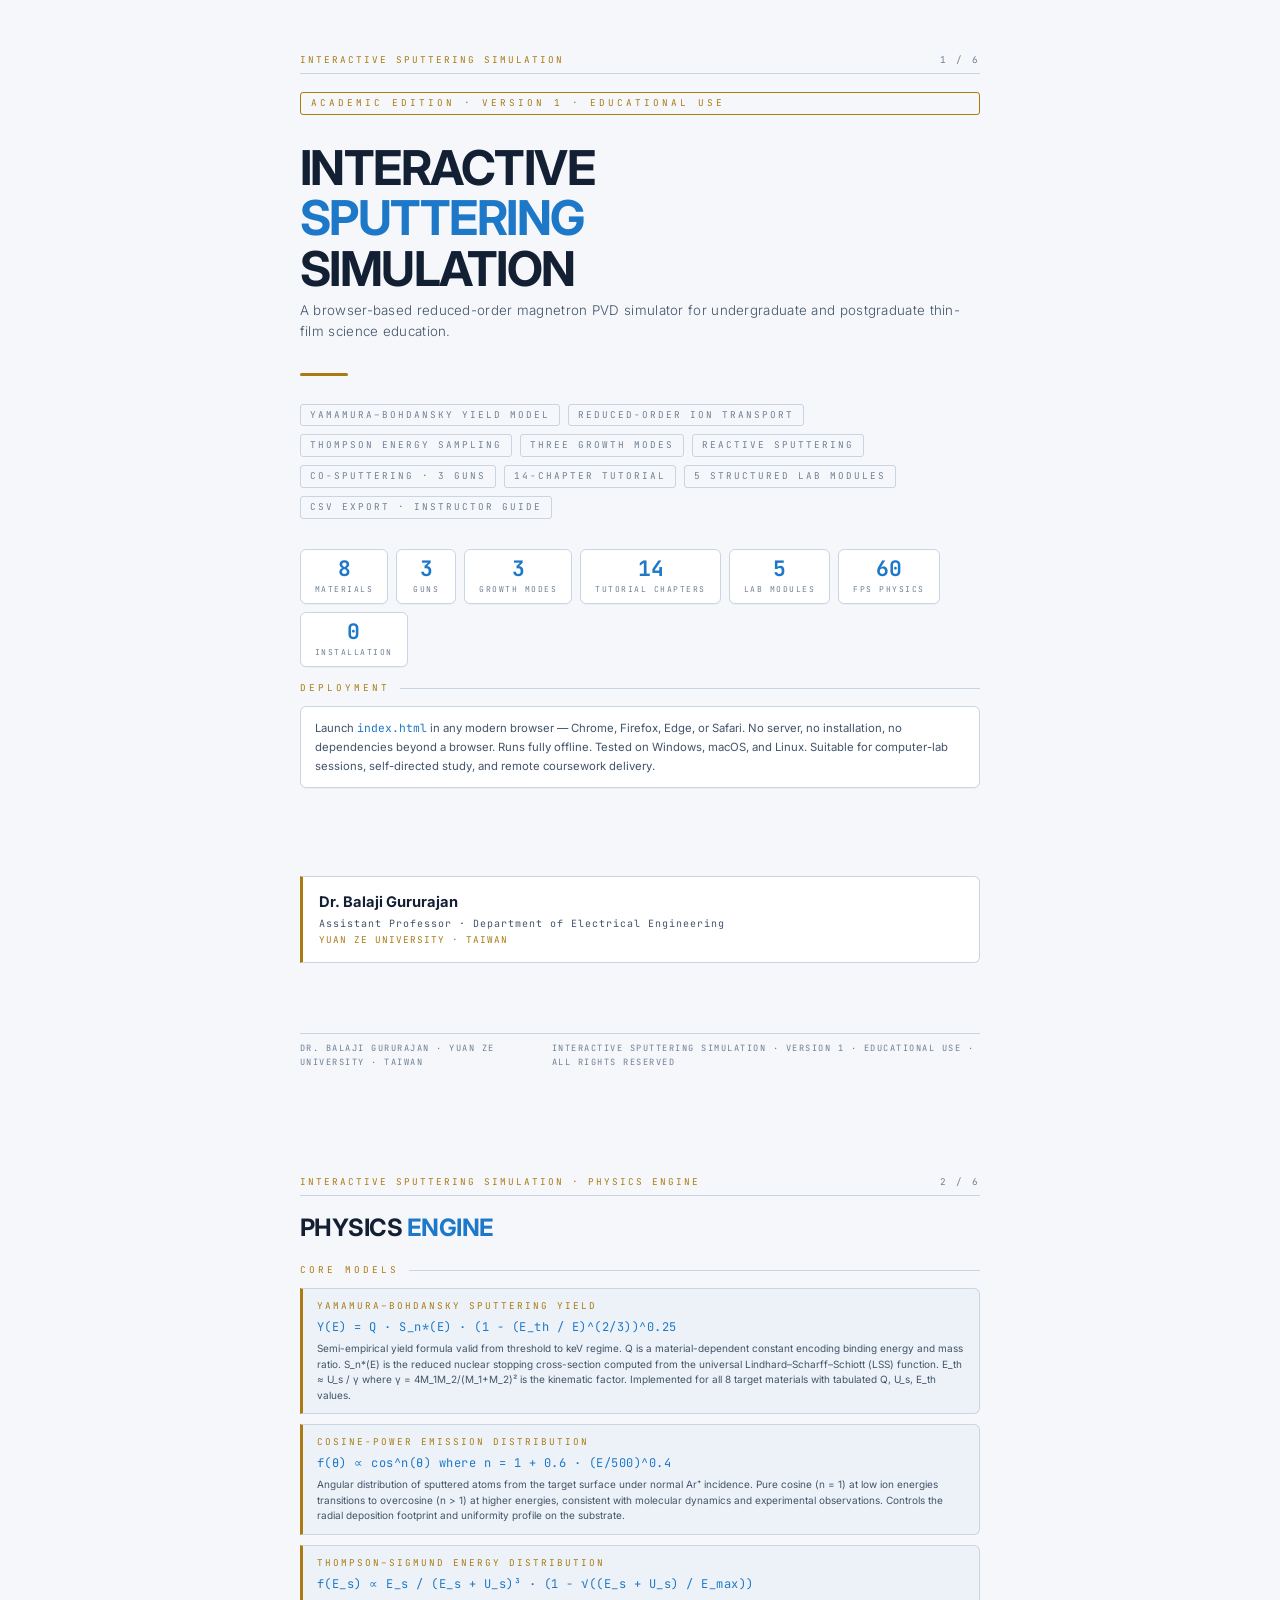
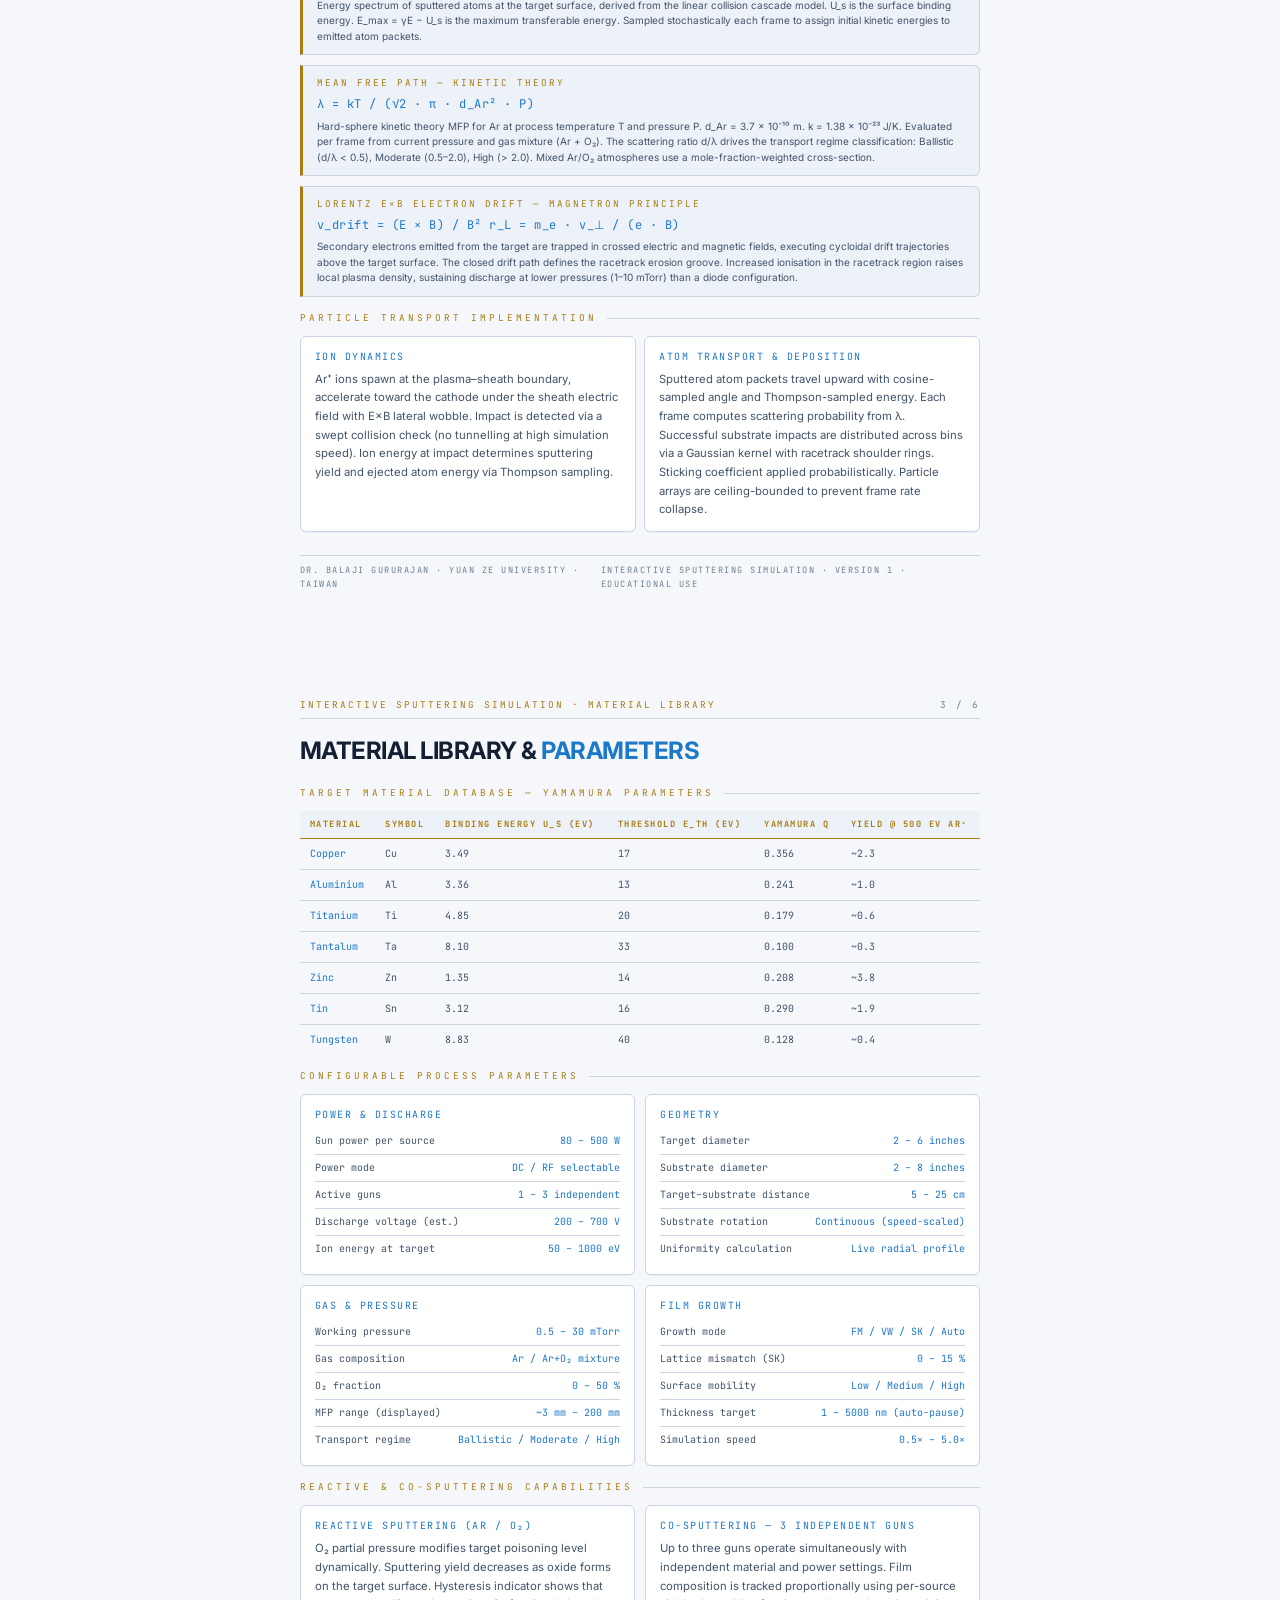
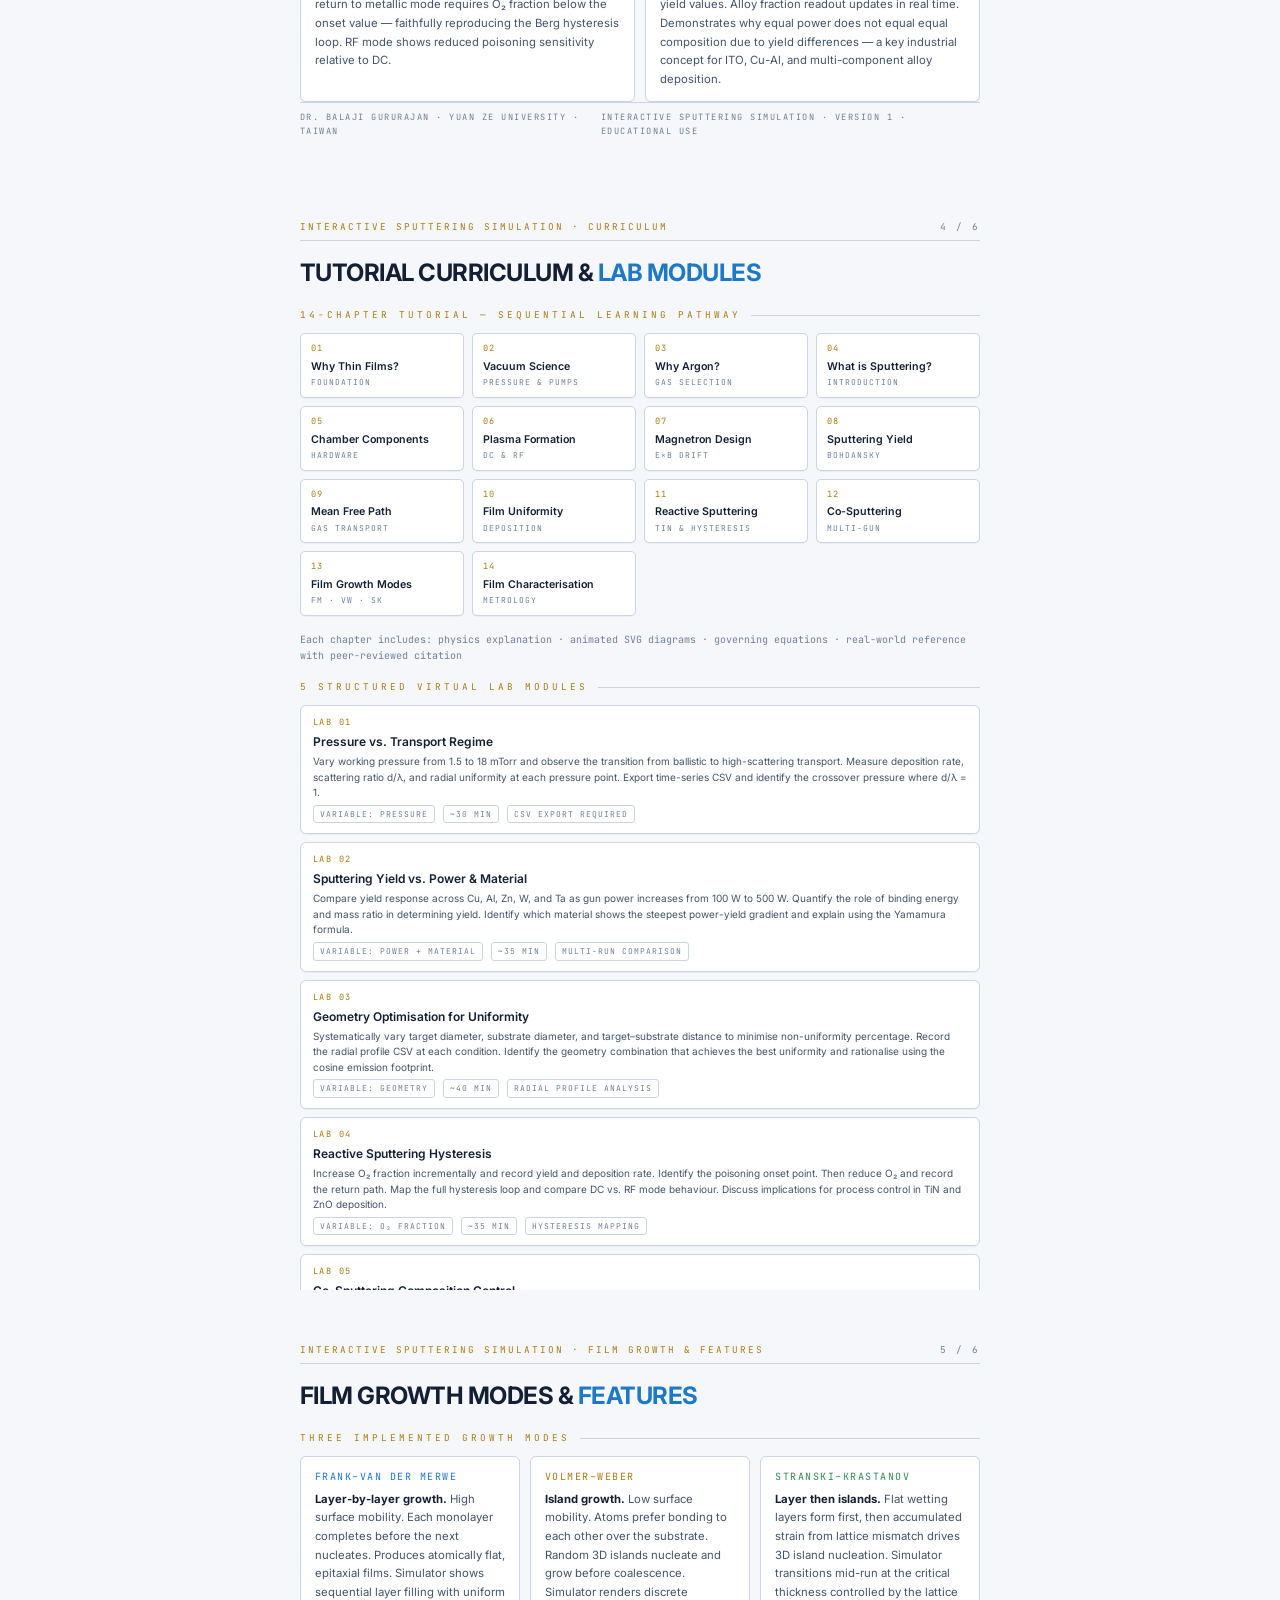
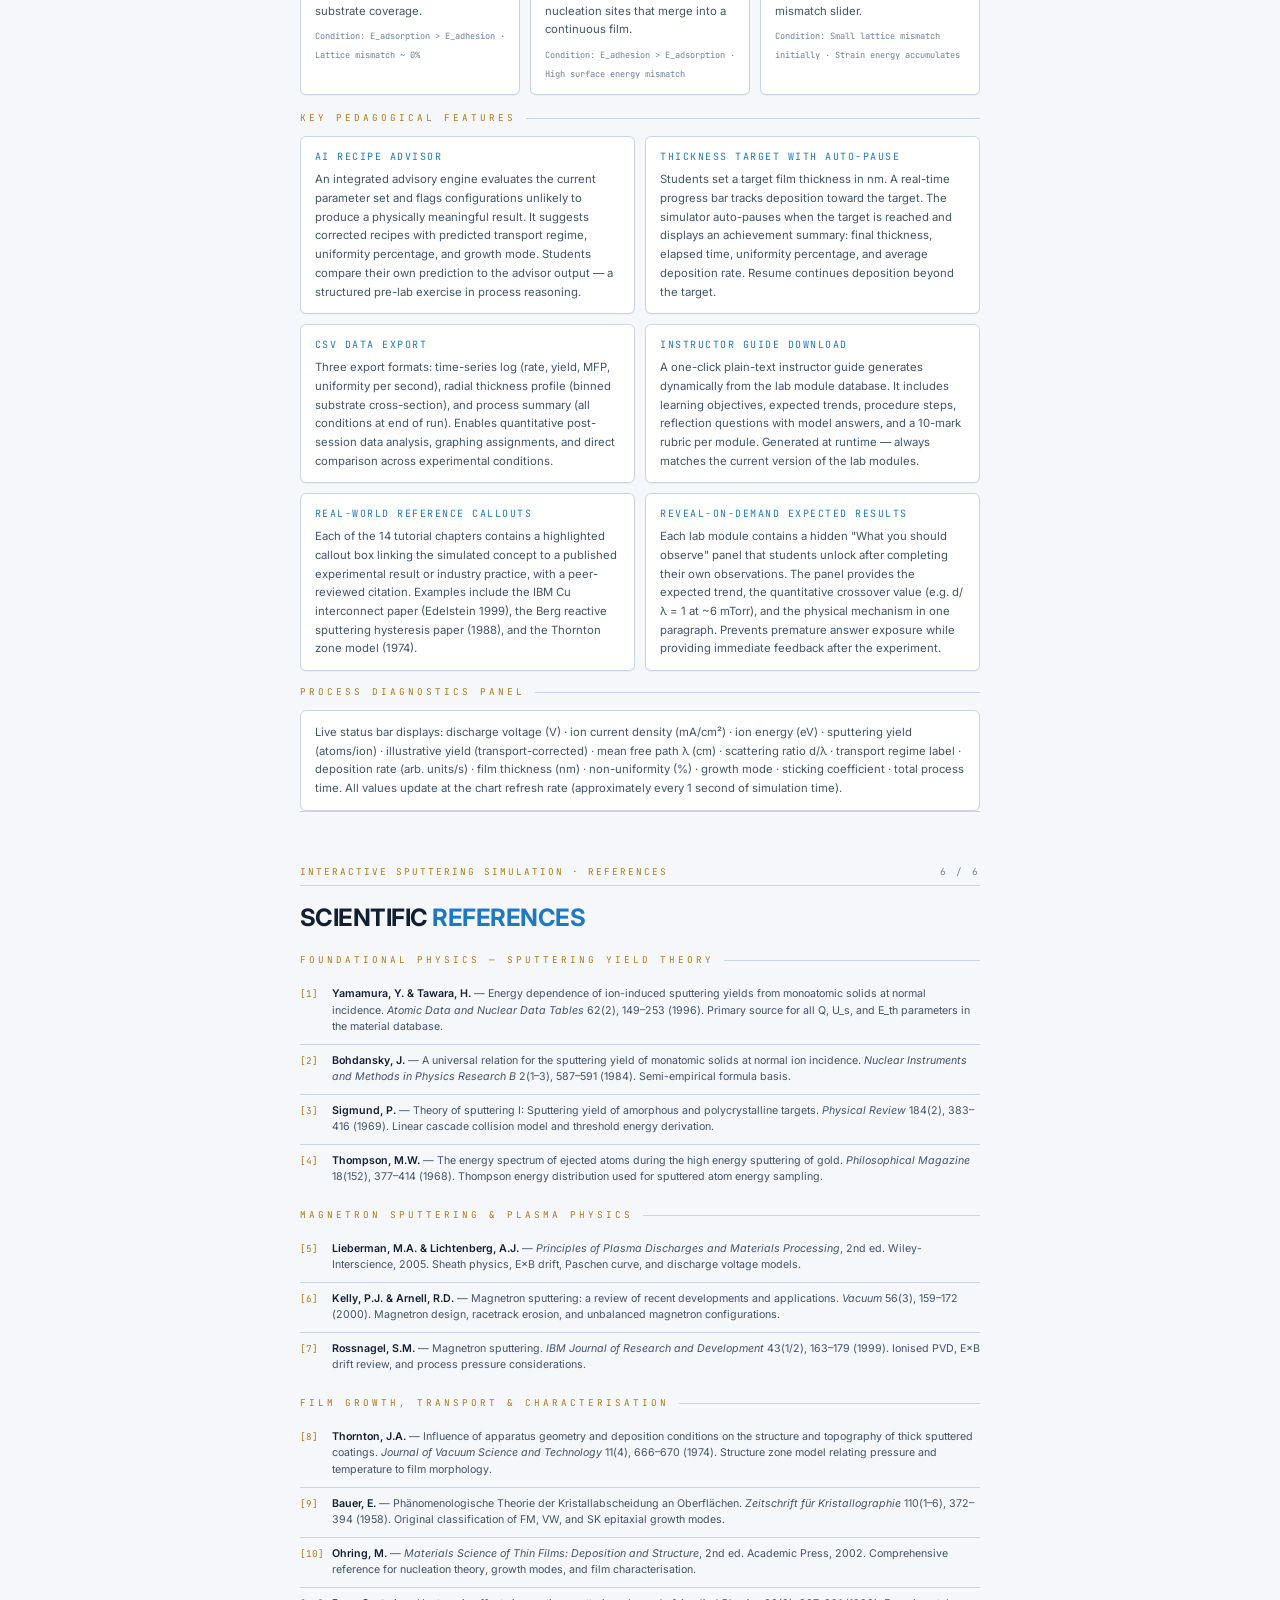
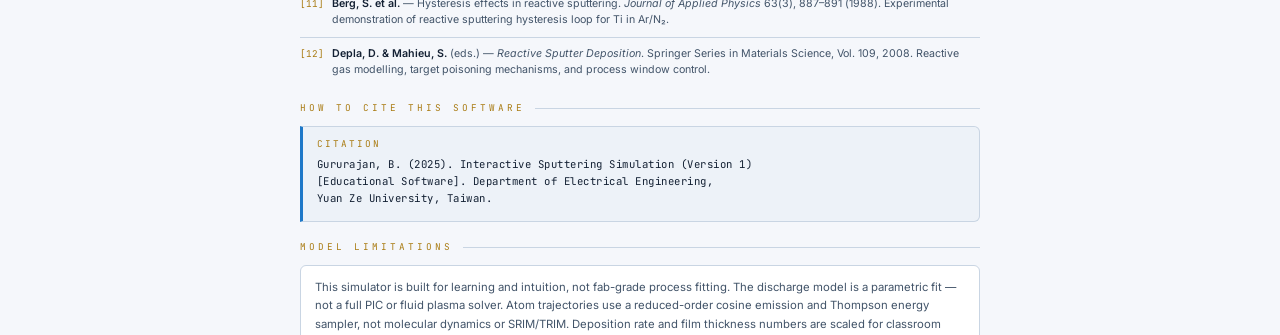
<file: brochure.html>
<!DOCTYPE html>
<html lang="en">
<head>
  <meta charset="UTF-8">
  <meta name="viewport" content="width=device-width, initial-scale=1.0">
  <title>Interactive Sputtering Simulation — Academic Brochure</title>
  <style>
    @import url('https://fonts.googleapis.com/css2?family=Inter:wght@300;400;500;600;700&family=JetBrains+Mono:wght@400;500;700&display=swap');

    @page { size: A4; margin: 0; }

    * { margin: 0; padding: 0; box-sizing: border-box; }

    :root {
      --gold:        #A97B12;
      --cyan:        #1E78C8;
      --green:       #2F8A57;
      --red:         #C44C4C;
      --bg-dark:     #F5F7FB;
      --bg-panel:    #EDF2F8;
      --bg-card:     #FFFFFF;
      --border:      #C9D5E3;
      --text-primary:#132033;
      --text-dim:    #6F8095;
      --text-mid:    #425469;
      --mono:        'JetBrains Mono', monospace;
      --sans:        'Inter', sans-serif;
    }

    body {
      font-family: var(--sans);
      background: var(--bg-dark);
      color: var(--text-primary);
      font-size: 10pt;
      line-height: 1.6;
    }

    /* ── PAGE WRAPPER ── */
    .page {
      width: 210mm;
      min-height: 297mm;
      max-height: 297mm;
      margin: 0 auto;
      padding: 14mm 15mm;
      page-break-after: always;
      page-break-inside: avoid;
      overflow: hidden;
      position: relative;
      display: flex;
      flex-direction: column;
    }

    /* ── RUNNING HEADER ── */
    .running-header {
      display: flex;
      justify-content: space-between;
      align-items: center;
      border-bottom: 1px solid var(--border);
      padding-bottom: 5px;
      margin-bottom: 18px;
      font-family: var(--mono);
      font-size: 7pt;
      letter-spacing: 2px;
      text-transform: uppercase;
      color: var(--text-dim);
    }
    .running-header .rh-title { color: var(--gold); }
    .running-header .rh-page  { color: var(--text-dim); }

    /* ── RUNNING FOOTER ── */
    .running-footer {
      margin-top: auto;
      padding-top: 8px;
      border-top: 1px solid var(--border);
      position: relative;
      bottom: 0;
      left: 0;
      right: 0;
      display: flex;
      flex-direction: row;
      justify-content: space-between;
      align-items: center;
      font-family: var(--mono);
      font-size: 6.5pt;
      letter-spacing: 1.5px;
      text-transform: uppercase;
      color: var(--text-dim);
    }

    /* ── SECTION LABEL ── */
    .section-label {
      font-family: var(--mono);
      font-size: 7pt;
      letter-spacing: 3px;
      text-transform: uppercase;
      color: var(--gold);
      margin-bottom: 10px;
      display: flex;
      align-items: center;
      gap: 10px;
    }
    .section-label::after {
      content: '';
      flex: 1;
      height: 1px;
      background: var(--border);
    }

    /* ── PAGE TITLE ── */
    .page-title {
      font-size: 18pt;
      font-weight: 700;
      letter-spacing: -0.5px;
      color: var(--text-primary);
      margin-bottom: 20px;
      line-height: 1.2;
    }
    .page-title span { color: var(--cyan); }

    /* ── CARDS ── */
    .card {
      background: var(--bg-card);
      border: 1px solid var(--border);
      border-radius: 6px;
      padding: 12px 14px;
      box-shadow: 0 1px 0 rgba(18, 32, 51, 0.04);
      page-break-inside: avoid;
    }
    .card-title {
      font-family: var(--mono);
      font-size: 7.5pt;
      letter-spacing: 1.5px;
      text-transform: uppercase;
      color: var(--cyan);
      margin-bottom: 5px;
    }
    .card p {
      font-size: 8.5pt;
      color: var(--text-mid);
      line-height: 1.65;
    }

    /* ── GRID ── */
    .grid-2 { display: grid; grid-template-columns: 1fr 1fr; gap: 10px; }
    .grid-3 { display: grid; grid-template-columns: 1fr 1fr 1fr; gap: 10px; }
    .grid-4 { display: grid; grid-template-columns: 1fr 1fr 1fr 1fr; gap: 8px; }

    /* ── EQUATION BOX ── */
    .eq-box {
      background: var(--bg-panel);
      border: 1px solid var(--border);
      border-left: 3px solid var(--gold);
      border-radius: 0 6px 6px 0;
      padding: 10px 14px;
      margin-bottom: 10px;
      page-break-inside: avoid;
    }
    .eq-name {
      font-family: var(--mono);
      font-size: 7pt;
      letter-spacing: 2px;
      text-transform: uppercase;
      color: var(--gold);
      margin-bottom: 4px;
    }
    .eq-formula {
      font-family: var(--mono);
      font-size: 9pt;
      color: var(--cyan);
      margin-bottom: 4px;
      letter-spacing: 0.5px;
    }
    .eq-desc {
      font-size: 7.5pt;
      color: var(--text-mid);
      line-height: 1.55;
    }

    /* ── STAT CHIP ── */
    .stat-row {
      display: flex;
      gap: 8px;
      margin-bottom: 14px;
      flex-wrap: wrap;
    }
    .stat-chip {
      background: var(--bg-card);
      border: 1px solid var(--border);
      border-radius: 6px;
      padding: 8px 14px;
      text-align: center;
      min-width: 60px;
      box-shadow: 0 1px 0 rgba(18, 32, 51, 0.04);
    }
    .stat-chip .val {
      font-family: var(--mono);
      font-size: 16pt;
      font-weight: 700;
      color: var(--cyan);
      line-height: 1;
    }
    .stat-chip .lbl {
      font-family: var(--mono);
      font-size: 6pt;
      letter-spacing: 1.5px;
      text-transform: uppercase;
      color: var(--text-dim);
      margin-top: 3px;
    }

    /* ── REFERENCE ENTRY ── */
    .ref-entry {
      display: flex;
      gap: 10px;
      padding: 8px 0;
      border-bottom: 1px solid var(--border);
      page-break-inside: avoid;
    }
    .ref-entry:last-child { border-bottom: none; }
    .ref-num {
      font-family: var(--mono);
      font-size: 7pt;
      color: var(--gold);
      min-width: 22px;
      padding-top: 1px;
    }
    .ref-body { font-size: 8pt; color: var(--text-mid); line-height: 1.55; }
    .ref-body strong { color: var(--text-primary); font-weight: 600; }

    /* ── TABLE ── */
    table {
      width: 100%;
      border-collapse: collapse;
      font-size: 8pt;
      margin-bottom: 14px;
      page-break-inside: avoid;
    }
    thead tr {
      background: var(--bg-panel);
      border-bottom: 1px solid var(--gold);
    }
    thead th {
      font-family: var(--mono);
      font-size: 6.5pt;
      letter-spacing: 1.5px;
      text-transform: uppercase;
      color: var(--gold);
      padding: 7px 10px;
      text-align: left;
    }
    tbody tr { border-bottom: 1px solid var(--border); }
    tbody tr:last-child { border-bottom: none; }
    tbody td {
      padding: 7px 10px;
      color: var(--text-mid);
      font-family: var(--mono);
      font-size: 7.5pt;
    }
    tbody td:first-child { color: var(--cyan); }
    .tag {
      display: inline-block;
      font-family: var(--mono);
      font-size: 6pt;
      letter-spacing: 1px;
      text-transform: uppercase;
      padding: 2px 6px;
      border-radius: 3px;
      border: 1px solid var(--border);
      color: var(--text-dim);
    }

    /* ── CHAPTER GRID ── */
    .ch-item {
      background: var(--bg-card);
      border: 1px solid var(--border);
      border-radius: 5px;
      padding: 8px 10px;
      box-shadow: 0 1px 0 rgba(18, 32, 51, 0.04);
    }
    .ch-num {
      font-family: var(--mono);
      font-size: 6.5pt;
      color: var(--gold);
      letter-spacing: 1px;
    }
    .ch-title {
      font-size: 8pt;
      font-weight: 600;
      color: var(--text-primary);
      margin: 2px 0 1px;
    }
    .ch-tag {
      font-family: var(--mono);
      font-size: 6pt;
      letter-spacing: 1px;
      text-transform: uppercase;
      color: var(--text-dim);
    }

    /* ── COVER-SPECIFIC ── */
    .cover-badge {
      display: inline-block;
      font-family: var(--mono);
      font-size: 7pt;
      letter-spacing: 3px;
      text-transform: uppercase;
      color: var(--gold);
      border: 1px solid var(--gold);
      border-radius: 3px;
      padding: 3px 10px;
      margin-bottom: 28px;
    }
    .cover-headline {
      font-size: 36pt;
      font-weight: 700;
      line-height: 1.05;
      letter-spacing: -1.5px;
      margin-bottom: 6px;
    }
    .cover-headline .hl-cyan { color: var(--cyan); }
    .cover-headline .hl-gold { color: var(--gold); }
    .cover-sub {
      font-size: 10pt;
      color: var(--text-mid);
      margin-bottom: 30px;
      font-weight: 300;
      letter-spacing: 0.3px;
    }
    .cover-divider {
      width: 48px;
      height: 3px;
      background: var(--gold);
      margin-bottom: 28px;
      border-radius: 2px;
    }
    .cover-tag-row {
      display: flex;
      gap: 8px;
      flex-wrap: wrap;
      margin-bottom: 30px;
    }
    .cover-tag {
      font-family: var(--mono);
      font-size: 7pt;
      letter-spacing: 2px;
      text-transform: uppercase;
      color: var(--text-dim);
      border: 1px solid var(--border);
      border-radius: 3px;
      padding: 3px 9px;
    }
    .cover-author-block {
      margin-top: auto;
      padding: 14px 16px;
      background: var(--bg-card);
      border: 1px solid var(--border);
      border-left: 3px solid var(--gold);
      border-radius: 0 6px 6px 0;
    }
    .cover-author-name {
      font-size: 11pt;
      font-weight: 700;
      color: var(--text-primary);
      margin-bottom: 2px;
    }
    .cover-author-role {
      font-family: var(--mono);
      font-size: 7.5pt;
      letter-spacing: 1px;
      color: var(--text-mid);
      margin-bottom: 1px;
    }
    .cover-author-inst {
      font-family: var(--mono);
      font-size: 7pt;
      letter-spacing: 1px;
      color: var(--gold);
      text-transform: uppercase;
    }

    /* ── PHYSICS PAGE SPECIFICS ── */
    .param-row {
      display: flex;
      justify-content: space-between;
      align-items: baseline;
      padding: 5px 0;
      border-bottom: 1px solid var(--border);
      font-size: 8pt;
    }
    .param-row:last-child { border-bottom: none; }
    .param-key {
      font-family: var(--mono);
      color: var(--text-mid);
      font-size: 7.5pt;
    }
    .param-val {
      font-family: var(--mono);
      color: var(--cyan);
      font-size: 7.5pt;
    }

    /* ── LAB PAGE SPECIFICS ── */
    .lab-card {
      background: var(--bg-card);
      border: 1px solid var(--border);
      border-radius: 6px;
      padding: 10px 12px;
      margin-bottom: 8px;
      box-shadow: 0 1px 0 rgba(18, 32, 51, 0.04);
      page-break-inside: avoid;
    }
    .lab-num {
      font-family: var(--mono);
      font-size: 6.5pt;
      color: var(--gold);
      letter-spacing: 1.5px;
      margin-bottom: 2px;
    }
    .lab-title {
      font-size: 9pt;
      font-weight: 600;
      color: var(--text-primary);
      margin-bottom: 3px;
    }
    .lab-obj {
      font-size: 7.5pt;
      color: var(--text-mid);
      line-height: 1.55;
      margin-bottom: 4px;
    }
    .lab-meta {
      display: flex;
      gap: 8px;
    }
    .lab-meta-chip {
      font-family: var(--mono);
      font-size: 6pt;
      letter-spacing: 1px;
      text-transform: uppercase;
      color: var(--text-dim);
      border: 1px solid var(--border);
      border-radius: 3px;
      padding: 2px 6px;
    }

    /* ── PRINT ── */
    @media print {
      body { -webkit-print-color-adjust: exact; print-color-adjust: exact; }
      .page {
        page-break-after: always;
        page-break-inside: avoid;
        overflow: hidden;
      }
    }
  </style>
</head>
<body>

<!-- ═══════════════════════════════════════════════
     PAGE 1 — COVER
═══════════════════════════════════════════════ -->
<div class="page">
  <div class="running-header">
    <span class="rh-title">Interactive Sputtering Simulation</span>
    <span class="rh-page">1 / 6</span>
  </div>

  <div class="cover-badge">Academic Edition · Version 1 · Educational Use</div>

  <div class="cover-headline">
    INTERACTIVE<br>
    <span class="hl-cyan">SPUTTERING</span><br>
    SIMULATION
  </div>
  <div class="cover-sub">
    A browser-based reduced-order magnetron PVD simulator for
    undergraduate and postgraduate thin-film science education.
  </div>
  <div class="cover-divider"></div>

  <div class="cover-tag-row">
    <span class="cover-tag">Yamamura–Bohdansky Yield Model</span>
    <span class="cover-tag">Reduced-Order Ion Transport</span>
    <span class="cover-tag">Thompson Energy Sampling</span>
    <span class="cover-tag">Three Growth Modes</span>
    <span class="cover-tag">Reactive Sputtering</span>
    <span class="cover-tag">Co-Sputtering · 3 Guns</span>
    <span class="cover-tag">14-Chapter Tutorial</span>
    <span class="cover-tag">5 Structured Lab Modules</span>
    <span class="cover-tag">CSV Export · Instructor Guide</span>
  </div>

  <div class="stat-row">
    <div class="stat-chip"><div class="val">8</div><div class="lbl">Materials</div></div>
    <div class="stat-chip"><div class="val">3</div><div class="lbl">Guns</div></div>
    <div class="stat-chip"><div class="val">3</div><div class="lbl">Growth Modes</div></div>
    <div class="stat-chip"><div class="val">14</div><div class="lbl">Tutorial Chapters</div></div>
    <div class="stat-chip"><div class="val">5</div><div class="lbl">Lab Modules</div></div>
    <div class="stat-chip"><div class="val">60</div><div class="lbl">fps Physics</div></div>
    <div class="stat-chip"><div class="val">0</div><div class="lbl">Installation</div></div>
  </div>

  <div style="margin-bottom:18px;">
    <div class="section-label">Deployment</div>
    <div class="card">
      <p>
        Launch <span style="font-family:var(--mono);color:var(--cyan);">index.html</span>
        in any modern browser — Chrome, Firefox, Edge, or Safari.
        No server, no installation, no dependencies beyond a browser.
        Runs fully offline. Tested on Windows, macOS, and Linux.
        Suitable for computer-lab sessions, self-directed study, and
        remote coursework delivery.
      </p>
    </div>
  </div>

  <div class="cover-author-block">
    <div class="cover-author-name">Dr. Balaji Gururajan</div>
    <div class="cover-author-role">Assistant Professor · Department of Electrical Engineering</div>
    <div class="cover-author-inst">Yuan Ze University · Taiwan</div>
  </div>

  <div class="running-footer">
    <span>Dr. Balaji Gururajan · Yuan Ze University · Taiwan</span>
    <span>Interactive Sputtering Simulation · Version 1 · Educational Use · All Rights Reserved</span>
  </div>
</div>


<!-- ═══════════════════════════════════════════════
     PAGE 2 — PHYSICS ENGINE
═══════════════════════════════════════════════ -->
<div class="page">
  <div class="running-header">
    <span class="rh-title">Interactive Sputtering Simulation · Physics Engine</span>
    <span class="rh-page">2 / 6</span>
  </div>

  <div class="page-title">PHYSICS <span>ENGINE</span></div>

  <div class="section-label">Core Models</div>

  <div class="eq-box">
    <div class="eq-name">Yamamura–Bohdansky Sputtering Yield</div>
    <div class="eq-formula">Y(E) = Q · S_n*(E) · (1 − (E_th / E)^(2/3))^0.25</div>
    <div class="eq-desc">
      Semi-empirical yield formula valid from threshold to keV regime. Q is a material-dependent
      constant encoding binding energy and mass ratio. S_n*(E) is the reduced nuclear stopping
      cross-section computed from the universal Lindhard–Scharff–Schiott (LSS) function.
      E_th ≈ U_s / γ where γ = 4M_1M_2/(M_1+M_2)² is the kinematic factor.
      Implemented for all 8 target materials with tabulated Q, U_s, E_th values.
    </div>
  </div>

  <div class="eq-box">
    <div class="eq-name">Cosine-Power Emission Distribution</div>
    <div class="eq-formula">f(θ) ∝ cos^n(θ)  where  n = 1 + 0.6 · (E/500)^0.4</div>
    <div class="eq-desc">
      Angular distribution of sputtered atoms from the target surface under normal Ar⁺ incidence.
      Pure cosine (n = 1) at low ion energies transitions to overcosine (n > 1) at higher energies,
      consistent with molecular dynamics and experimental observations. Controls the radial
      deposition footprint and uniformity profile on the substrate.
    </div>
  </div>

  <div class="eq-box">
    <div class="eq-name">Thompson–Sigmund Energy Distribution</div>
    <div class="eq-formula">f(E_s) ∝ E_s / (E_s + U_s)³  ·  (1 − √((E_s + U_s) / E_max))</div>
    <div class="eq-desc">
      Energy spectrum of sputtered atoms at the target surface, derived from the linear collision
      cascade model. U_s is the surface binding energy. E_max = γE − U_s is the maximum
      transferable energy. Sampled stochastically each frame to assign initial kinetic energies
      to emitted atom packets.
    </div>
  </div>

  <div class="eq-box">
    <div class="eq-name">Mean Free Path — Kinetic Theory</div>
    <div class="eq-formula">λ = kT / (√2 · π · d_Ar² · P)</div>
    <div class="eq-desc">
      Hard-sphere kinetic theory MFP for Ar at process temperature T and pressure P.
      d_Ar = 3.7 × 10⁻¹⁰ m. k = 1.38 × 10⁻²³ J/K. Evaluated per frame from current
      pressure and gas mixture (Ar + O₂). The scattering ratio d/λ drives the transport
      regime classification: Ballistic (d/λ < 0.5), Moderate (0.5–2.0), High (> 2.0).
      Mixed Ar/O₂ atmospheres use a mole-fraction-weighted cross-section.
    </div>
  </div>

  <div class="eq-box">
    <div class="eq-name">Lorentz E×B Electron Drift — Magnetron Principle</div>
    <div class="eq-formula">v_drift = (E × B) / B²    r_L = m_e · v_⊥ / (e · B)</div>
    <div class="eq-desc">
      Secondary electrons emitted from the target are trapped in crossed electric and magnetic
      fields, executing cycloidal drift trajectories above the target surface. The closed drift
      path defines the racetrack erosion groove. Increased ionisation in the racetrack region
      raises local plasma density, sustaining discharge at lower pressures (1–10 mTorr) than
      a diode configuration.
    </div>
  </div>

  <div class="section-label" style="margin-top:4px;">Particle Transport Implementation</div>
  <div class="grid-2" style="gap:8px;">
    <div class="card">
      <div class="card-title">Ion Dynamics</div>
      <p>Ar⁺ ions spawn at the plasma–sheath boundary, accelerate toward the cathode
      under the sheath electric field with E×B lateral wobble. Impact is detected via
      a swept collision check (no tunnelling at high simulation speed). Ion energy at
      impact determines sputtering yield and ejected atom energy via Thompson sampling.</p>
    </div>
    <div class="card">
      <div class="card-title">Atom Transport &amp; Deposition</div>
      <p>Sputtered atom packets travel upward with cosine-sampled angle and
      Thompson-sampled energy. Each frame computes scattering probability from λ.
      Successful substrate impacts are distributed across bins via a Gaussian kernel
      with racetrack shoulder rings. Sticking coefficient applied probabilistically.
      Particle arrays are ceiling-bounded to prevent frame rate collapse.</p>
    </div>
  </div>

  <div class="running-footer">
    <span>Dr. Balaji Gururajan · Yuan Ze University · Taiwan</span>
    <span>Interactive Sputtering Simulation · Version 1 · Educational Use</span>
  </div>
</div>


<!-- ═══════════════════════════════════════════════
     PAGE 3 — MATERIAL LIBRARY & SIMULATION PARAMETERS
═══════════════════════════════════════════════ -->
<div class="page">
  <div class="running-header">
    <span class="rh-title">Interactive Sputtering Simulation · Material Library</span>
    <span class="rh-page">3 / 6</span>
  </div>

  <div class="page-title">MATERIAL LIBRARY &amp; <span>PARAMETERS</span></div>

  <div class="section-label">Target Material Database — Yamamura Parameters</div>
  <table>
    <thead>
      <tr>
        <th>Material</th>
        <th>Symbol</th>
        <th>Binding Energy U_s (eV)</th>
        <th>Threshold E_th (eV)</th>
        <th>Yamamura Q</th>
        <th>Yield @ 500 eV Ar⁺</th>
      </tr>
    </thead>
    <tbody>
      <tr><td>Copper</td><td>Cu</td><td>3.49</td><td>17</td><td>0.356</td><td>~2.3</td></tr>
      <tr><td>Aluminium</td><td>Al</td><td>3.36</td><td>13</td><td>0.241</td><td>~1.0</td></tr>
      <tr><td>Titanium</td><td>Ti</td><td>4.85</td><td>20</td><td>0.179</td><td>~0.6</td></tr>
      <tr><td>Tantalum</td><td>Ta</td><td>8.10</td><td>33</td><td>0.100</td><td>~0.3</td></tr>
      <tr><td>Zinc</td><td>Zn</td><td>1.35</td><td>14</td><td>0.208</td><td>~3.8</td></tr>
      <tr><td>Tin</td><td>Sn</td><td>3.12</td><td>16</td><td>0.290</td><td>~1.9</td></tr>
      <tr><td>Tungsten</td><td>W</td><td>8.83</td><td>40</td><td>0.128</td><td>~0.4</td></tr>
    </tbody>
  </table>

  <div class="section-label">Configurable Process Parameters</div>
  <div class="grid-2" style="gap:10px; margin-bottom:14px;">
    <div class="card">
      <div class="card-title">Power &amp; Discharge</div>
      <div class="param-row"><span class="param-key">Gun power per source</span><span class="param-val">80 – 500 W</span></div>
      <div class="param-row"><span class="param-key">Power mode</span><span class="param-val">DC / RF selectable</span></div>
      <div class="param-row"><span class="param-key">Active guns</span><span class="param-val">1 – 3 independent</span></div>
      <div class="param-row"><span class="param-key">Discharge voltage (est.)</span><span class="param-val">200 – 700 V</span></div>
      <div class="param-row"><span class="param-key">Ion energy at target</span><span class="param-val">50 – 1000 eV</span></div>
    </div>
    <div class="card">
      <div class="card-title">Geometry</div>
      <div class="param-row"><span class="param-key">Target diameter</span><span class="param-val">2 – 6 inches</span></div>
      <div class="param-row"><span class="param-key">Substrate diameter</span><span class="param-val">2 – 8 inches</span></div>
      <div class="param-row"><span class="param-key">Target–substrate distance</span><span class="param-val">5 – 25 cm</span></div>
      <div class="param-row"><span class="param-key">Substrate rotation</span><span class="param-val">Continuous (speed-scaled)</span></div>
      <div class="param-row"><span class="param-key">Uniformity calculation</span><span class="param-val">Live radial profile</span></div>
    </div>
    <div class="card">
      <div class="card-title">Gas &amp; Pressure</div>
      <div class="param-row"><span class="param-key">Working pressure</span><span class="param-val">0.5 – 30 mTorr</span></div>
      <div class="param-row"><span class="param-key">Gas composition</span><span class="param-val">Ar / Ar+O₂ mixture</span></div>
      <div class="param-row"><span class="param-key">O₂ fraction</span><span class="param-val">0 – 50 %</span></div>
      <div class="param-row"><span class="param-key">MFP range (displayed)</span><span class="param-val">~3 mm – 200 mm</span></div>
      <div class="param-row"><span class="param-key">Transport regime</span><span class="param-val">Ballistic / Moderate / High</span></div>
    </div>
    <div class="card">
      <div class="card-title">Film Growth</div>
      <div class="param-row"><span class="param-key">Growth mode</span><span class="param-val">FM / VW / SK / Auto</span></div>
      <div class="param-row"><span class="param-key">Lattice mismatch (SK)</span><span class="param-val">0 – 15 %</span></div>
      <div class="param-row"><span class="param-key">Surface mobility</span><span class="param-val">Low / Medium / High</span></div>
      <div class="param-row"><span class="param-key">Thickness target</span><span class="param-val">1 – 5000 nm (auto-pause)</span></div>
      <div class="param-row"><span class="param-key">Simulation speed</span><span class="param-val">0.5× – 5.0×</span></div>
    </div>
  </div>

  <div class="section-label">Reactive &amp; Co-Sputtering Capabilities</div>
  <div class="grid-2" style="gap:10px;">
    <div class="card">
      <div class="card-title">Reactive Sputtering (Ar / O₂)</div>
      <p>O₂ partial pressure modifies target poisoning level dynamically. Sputtering yield
      decreases as oxide forms on the target surface. Hysteresis indicator shows that
      return to metallic mode requires O₂ fraction below the onset value — faithfully
      reproducing the Berg hysteresis loop. RF mode shows reduced poisoning sensitivity
      relative to DC.</p>
    </div>
    <div class="card">
      <div class="card-title">Co-Sputtering — 3 Independent Guns</div>
      <p>Up to three guns operate simultaneously with independent material and power
      settings. Film composition is tracked proportionally using per-source yield values.
      Alloy fraction readout updates in real time. Demonstrates why equal power does
      not equal equal composition due to yield differences — a key industrial concept
      for ITO, Cu-Al, and multi-component alloy deposition.</p>
    </div>
  </div>

  <div class="running-footer">
    <span>Dr. Balaji Gururajan · Yuan Ze University · Taiwan</span>
    <span>Interactive Sputtering Simulation · Version 1 · Educational Use</span>
  </div>
</div>


<!-- ═══════════════════════════════════════════════
     PAGE 4 — TUTORIAL CURRICULUM & LAB MODULES
═══════════════════════════════════════════════ -->
<div class="page">
  <div class="running-header">
    <span class="rh-title">Interactive Sputtering Simulation · Curriculum</span>
    <span class="rh-page">4 / 6</span>
  </div>

  <div class="page-title">TUTORIAL CURRICULUM &amp; <span>LAB MODULES</span></div>

  <div class="section-label">14-Chapter Tutorial — Sequential Learning Pathway</div>
  <div class="grid-4" style="margin-bottom:16px;">
    <div class="ch-item"><div class="ch-num">01</div><div class="ch-title">Why Thin Films?</div><div class="ch-tag">Foundation</div></div>
    <div class="ch-item"><div class="ch-num">02</div><div class="ch-title">Vacuum Science</div><div class="ch-tag">Pressure &amp; Pumps</div></div>
    <div class="ch-item"><div class="ch-num">03</div><div class="ch-title">Why Argon?</div><div class="ch-tag">Gas Selection</div></div>
    <div class="ch-item"><div class="ch-num">04</div><div class="ch-title">What is Sputtering?</div><div class="ch-tag">Introduction</div></div>
    <div class="ch-item"><div class="ch-num">05</div><div class="ch-title">Chamber Components</div><div class="ch-tag">Hardware</div></div>
    <div class="ch-item"><div class="ch-num">06</div><div class="ch-title">Plasma Formation</div><div class="ch-tag">DC &amp; RF</div></div>
    <div class="ch-item"><div class="ch-num">07</div><div class="ch-title">Magnetron Design</div><div class="ch-tag">E×B Drift</div></div>
    <div class="ch-item"><div class="ch-num">08</div><div class="ch-title">Sputtering Yield</div><div class="ch-tag">Bohdansky</div></div>
    <div class="ch-item"><div class="ch-num">09</div><div class="ch-title">Mean Free Path</div><div class="ch-tag">Gas Transport</div></div>
    <div class="ch-item"><div class="ch-num">10</div><div class="ch-title">Film Uniformity</div><div class="ch-tag">Deposition</div></div>
    <div class="ch-item"><div class="ch-num">11</div><div class="ch-title">Reactive Sputtering</div><div class="ch-tag">TiN &amp; Hysteresis</div></div>
    <div class="ch-item"><div class="ch-num">12</div><div class="ch-title">Co-Sputtering</div><div class="ch-tag">Multi-Gun</div></div>
    <div class="ch-item"><div class="ch-num">13</div><div class="ch-title">Film Growth Modes</div><div class="ch-tag">FM · VW · SK</div></div>
    <div class="ch-item"><div class="ch-num">14</div><div class="ch-title">Film Characterisation</div><div class="ch-tag">Metrology</div></div>
  </div>
  <div style="margin-bottom:16px; font-size:7.5pt; color:var(--text-dim); font-family:var(--mono);">
    Each chapter includes: physics explanation · animated SVG diagrams · governing equations · real-world reference with peer-reviewed citation
  </div>

  <div class="section-label">5 Structured Virtual Lab Modules</div>

  <div class="lab-card">
    <div class="lab-num">LAB 01</div>
    <div class="lab-title">Pressure vs. Transport Regime</div>
    <div class="lab-obj">Vary working pressure from 1.5 to 18 mTorr and observe the transition from ballistic to high-scattering transport. Measure deposition rate, scattering ratio d/λ, and radial uniformity at each pressure point. Export time-series CSV and identify the crossover pressure where d/λ = 1.</div>
    <div class="lab-meta"><span class="lab-meta-chip">Variable: Pressure</span><span class="lab-meta-chip">~30 min</span><span class="lab-meta-chip">CSV export required</span></div>
  </div>

  <div class="lab-card">
    <div class="lab-num">LAB 02</div>
    <div class="lab-title">Sputtering Yield vs. Power &amp; Material</div>
    <div class="lab-obj">Compare yield response across Cu, Al, Zn, W, and Ta as gun power increases from 100 W to 500 W. Quantify the role of binding energy and mass ratio in determining yield. Identify which material shows the steepest power-yield gradient and explain using the Yamamura formula.</div>
    <div class="lab-meta"><span class="lab-meta-chip">Variable: Power + Material</span><span class="lab-meta-chip">~35 min</span><span class="lab-meta-chip">Multi-run comparison</span></div>
  </div>

  <div class="lab-card">
    <div class="lab-num">LAB 03</div>
    <div class="lab-title">Geometry Optimisation for Uniformity</div>
    <div class="lab-obj">Systematically vary target diameter, substrate diameter, and target–substrate distance to minimise non-uniformity percentage. Record the radial profile CSV at each condition. Identify the geometry combination that achieves the best uniformity and rationalise using the cosine emission footprint.</div>
    <div class="lab-meta"><span class="lab-meta-chip">Variable: Geometry</span><span class="lab-meta-chip">~40 min</span><span class="lab-meta-chip">Radial profile analysis</span></div>
  </div>

  <div class="lab-card">
    <div class="lab-num">LAB 04</div>
    <div class="lab-title">Reactive Sputtering Hysteresis</div>
    <div class="lab-obj">Increase O₂ fraction incrementally and record yield and deposition rate. Identify the poisoning onset point. Then reduce O₂ and record the return path. Map the full hysteresis loop and compare DC vs. RF mode behaviour. Discuss implications for process control in TiN and ZnO deposition.</div>
    <div class="lab-meta"><span class="lab-meta-chip">Variable: O₂ fraction</span><span class="lab-meta-chip">~35 min</span><span class="lab-meta-chip">Hysteresis mapping</span></div>
  </div>

  <div class="lab-card" style="page-break-inside: avoid; page-break-before: avoid;">
    <div class="lab-num">LAB 05</div>
    <div class="lab-title">Co-Sputtering Composition Control</div>
    <div class="lab-obj">Use two and three active guns (Cu + Al, then Cu + Al + Zn) and vary relative power settings. Predict the expected film composition from yield ratios before each run. Compare prediction to simulator output. Determine the power ratio required to achieve a 50:50 Cu:Al film.</div>
    <div class="lab-meta"><span class="lab-meta-chip">Variable: Multi-gun power</span><span class="lab-meta-chip">~40 min</span><span class="lab-meta-chip">Composition tracking</span></div>
  </div>

  <div class="running-footer">
    <span>Dr. Balaji Gururajan · Yuan Ze University · Taiwan</span>
    <span>Interactive Sputtering Simulation · Version 1 · Educational Use</span>
  </div>
</div>


<!-- ═══════════════════════════════════════════════
     PAGE 5 — FILM GROWTH MODES & PEDAGOGICAL FEATURES
═══════════════════════════════════════════════ -->
<div class="page">
  <div class="running-header">
    <span class="rh-title">Interactive Sputtering Simulation · Film Growth &amp; Features</span>
    <span class="rh-page">5 / 6</span>
  </div>

  <div class="page-title">FILM GROWTH MODES &amp; <span>FEATURES</span></div>

  <div class="section-label">Three Implemented Growth Modes</div>
  <div class="grid-3" style="margin-bottom:16px;">
    <div class="card">
      <div class="card-title" style="color:var(--cyan);">Frank–van der Merwe</div>
      <p style="margin-bottom:6px;"><strong style="color:var(--text-primary);">Layer-by-layer growth.</strong>
      High surface mobility. Each monolayer completes before the next nucleates.
      Produces atomically flat, epitaxial films. Simulator shows sequential
      layer filling with uniform substrate coverage.</p>
      <p><span style="font-family:var(--mono);font-size:6.5pt;color:var(--text-dim);">
      Condition: E_adsorption > E_adhesion · Lattice mismatch ~ 0%</span></p>
    </div>
    <div class="card">
      <div class="card-title" style="color:var(--gold);">Volmer–Weber</div>
      <p style="margin-bottom:6px;"><strong style="color:var(--text-primary);">Island growth.</strong>
      Low surface mobility. Atoms prefer bonding to each other over the substrate.
      Random 3D islands nucleate and grow before coalescence.
      Simulator renders discrete nucleation sites that merge into a continuous film.</p>
      <p><span style="font-family:var(--mono);font-size:6.5pt;color:var(--text-dim);">
      Condition: E_adhesion > E_adsorption · High surface energy mismatch</span></p>
    </div>
    <div class="card">
      <div class="card-title" style="color:var(--green);">Stranski–Krastanov</div>
      <p style="margin-bottom:6px;"><strong style="color:var(--text-primary);">Layer then islands.</strong>
      Flat wetting layers form first, then accumulated strain from lattice mismatch
      drives 3D island nucleation. Simulator transitions mid-run at the
      critical thickness controlled by the lattice mismatch slider.</p>
      <p><span style="font-family:var(--mono);font-size:6.5pt;color:var(--text-dim);">
      Condition: Small lattice mismatch initially · Strain energy accumulates</span></p>
    </div>
  </div>

  <div class="section-label">Key Pedagogical Features</div>
  <div class="grid-2" style="gap:10px; margin-bottom:14px;">
    <div class="card">
      <div class="card-title">AI Recipe Advisor</div>
      <p>An integrated advisory engine evaluates the current parameter set and flags
      configurations unlikely to produce a physically meaningful result. It suggests
      corrected recipes with predicted transport regime, uniformity percentage, and
      growth mode. Students compare their own prediction to the advisor output — a
      structured pre-lab exercise in process reasoning.</p>
    </div>
    <div class="card">
      <div class="card-title">Thickness Target with Auto-Pause</div>
      <p>Students set a target film thickness in nm. A real-time progress bar tracks
      deposition toward the target. The simulator auto-pauses when the target is
      reached and displays an achievement summary: final thickness, elapsed time,
      uniformity percentage, and average deposition rate. Resume continues
      deposition beyond the target.</p>
    </div>
    <div class="card">
      <div class="card-title">CSV Data Export</div>
      <p>Three export formats: time-series log (rate, yield, MFP, uniformity per
      second), radial thickness profile (binned substrate cross-section), and
      process summary (all conditions at end of run). Enables quantitative
      post-session data analysis, graphing assignments, and direct comparison
      across experimental conditions.</p>
    </div>
    <div class="card">
      <div class="card-title">Instructor Guide Download</div>
      <p>A one-click plain-text instructor guide generates dynamically from the
      lab module database. It includes learning objectives, expected trends,
      procedure steps, reflection questions with model answers, and a 10-mark
      rubric per module. Generated at runtime — always matches the current
      version of the lab modules.</p>
    </div>
    <div class="card">
      <div class="card-title">Real-World Reference Callouts</div>
      <p>Each of the 14 tutorial chapters contains a highlighted callout box linking
      the simulated concept to a published experimental result or industry practice,
      with a peer-reviewed citation. Examples include the IBM Cu interconnect paper
      (Edelstein 1999), the Berg reactive sputtering hysteresis paper (1988),
      and the Thornton zone model (1974).</p>
    </div>
    <div class="card">
      <div class="card-title">Reveal-on-Demand Expected Results</div>
      <p>Each lab module contains a hidden "What you should observe" panel that
      students unlock after completing their own observations. The panel provides
      the expected trend, the quantitative crossover value (e.g. d/λ = 1 at ~6 mTorr),
      and the physical mechanism in one paragraph. Prevents premature answer
      exposure while providing immediate feedback after the experiment.</p>
    </div>
  </div>

  <div class="section-label">Process Diagnostics Panel</div>
  <div class="card">
    <p>Live status bar displays: discharge voltage (V) · ion current density (mA/cm²) ·
    ion energy (eV) · sputtering yield (atoms/ion) · illustrative yield (transport-corrected) ·
    mean free path λ (cm) · scattering ratio d/λ · transport regime label ·
    deposition rate (arb. units/s) · film thickness (nm) · non-uniformity (%) ·
    growth mode · sticking coefficient · total process time.
    All values update at the chart refresh rate (approximately every 1 second of simulation time).
    </p>
  </div>

  <div class="running-footer">
    <span>Dr. Balaji Gururajan · Yuan Ze University · Taiwan</span>
    <span>Interactive Sputtering Simulation · Version 1 · Educational Use</span>
  </div>
</div>


<!-- ═══════════════════════════════════════════════
     PAGE 6 — SCIENTIFIC REFERENCES & CITATION
═══════════════════════════════════════════════ -->
<div class="page">
  <div class="running-header">
    <span class="rh-title">Interactive Sputtering Simulation · References</span>
    <span class="rh-page">6 / 6</span>
  </div>

  <div class="page-title">SCIENTIFIC <span>REFERENCES</span></div>

  <div class="section-label">Foundational Physics — Sputtering Yield Theory</div>
  <div style="margin-bottom:14px;">
    <div class="ref-entry"><div class="ref-num">[1]</div><div class="ref-body"><strong>Yamamura, Y. &amp; Tawara, H.</strong> — Energy dependence of ion-induced sputtering yields from monoatomic solids at normal incidence. <em>Atomic Data and Nuclear Data Tables</em> 62(2), 149–253 (1996). Primary source for all Q, U_s, and E_th parameters in the material database.</div></div>
    <div class="ref-entry"><div class="ref-num">[2]</div><div class="ref-body"><strong>Bohdansky, J.</strong> — A universal relation for the sputtering yield of monatomic solids at normal ion incidence. <em>Nuclear Instruments and Methods in Physics Research B</em> 2(1–3), 587–591 (1984). Semi-empirical formula basis.</div></div>
    <div class="ref-entry"><div class="ref-num">[3]</div><div class="ref-body"><strong>Sigmund, P.</strong> — Theory of sputtering I: Sputtering yield of amorphous and polycrystalline targets. <em>Physical Review</em> 184(2), 383–416 (1969). Linear cascade collision model and threshold energy derivation.</div></div>
    <div class="ref-entry"><div class="ref-num">[4]</div><div class="ref-body"><strong>Thompson, M.W.</strong> — The energy spectrum of ejected atoms during the high energy sputtering of gold. <em>Philosophical Magazine</em> 18(152), 377–414 (1968). Thompson energy distribution used for sputtered atom energy sampling.</div></div>
  </div>

  <div class="section-label">Magnetron Sputtering &amp; Plasma Physics</div>
  <div style="margin-bottom:14px;">
    <div class="ref-entry"><div class="ref-num">[5]</div><div class="ref-body"><strong>Lieberman, M.A. &amp; Lichtenberg, A.J.</strong> — <em>Principles of Plasma Discharges and Materials Processing</em>, 2nd ed. Wiley-Interscience, 2005. Sheath physics, E×B drift, Paschen curve, and discharge voltage models.</div></div>
    <div class="ref-entry"><div class="ref-num">[6]</div><div class="ref-body"><strong>Kelly, P.J. &amp; Arnell, R.D.</strong> — Magnetron sputtering: a review of recent developments and applications. <em>Vacuum</em> 56(3), 159–172 (2000). Magnetron design, racetrack erosion, and unbalanced magnetron configurations.</div></div>
    <div class="ref-entry"><div class="ref-num">[7]</div><div class="ref-body"><strong>Rossnagel, S.M.</strong> — Magnetron sputtering. <em>IBM Journal of Research and Development</em> 43(1/2), 163–179 (1999). Ionised PVD, E×B drift review, and process pressure considerations.</div></div>
  </div>

  <div class="section-label">Film Growth, Transport &amp; Characterisation</div>
  <div style="margin-bottom:14px;">
    <div class="ref-entry"><div class="ref-num">[8]</div><div class="ref-body"><strong>Thornton, J.A.</strong> — Influence of apparatus geometry and deposition conditions on the structure and topography of thick sputtered coatings. <em>Journal of Vacuum Science and Technology</em> 11(4), 666–670 (1974). Structure zone model relating pressure and temperature to film morphology.</div></div>
    <div class="ref-entry"><div class="ref-num">[9]</div><div class="ref-body"><strong>Bauer, E.</strong> — Phänomenologische Theorie der Kristallabscheidung an Oberflächen. <em>Zeitschrift für Kristallographie</em> 110(1–6), 372–394 (1958). Original classification of FM, VW, and SK epitaxial growth modes.</div></div>
    <div class="ref-entry"><div class="ref-num">[10]</div><div class="ref-body"><strong>Ohring, M.</strong> — <em>Materials Science of Thin Films: Deposition and Structure</em>, 2nd ed. Academic Press, 2002. Comprehensive reference for nucleation theory, growth modes, and film characterisation.</div></div>
    <div class="ref-entry"><div class="ref-num">[11]</div><div class="ref-body"><strong>Berg, S. et al.</strong> — Hysteresis effects in reactive sputtering. <em>Journal of Applied Physics</em> 63(3), 887–891 (1988). Experimental demonstration of reactive sputtering hysteresis loop for Ti in Ar/N₂.</div></div>
    <div class="ref-entry"><div class="ref-num">[12]</div><div class="ref-body"><strong>Depla, D. &amp; Mahieu, S.</strong> (eds.) — <em>Reactive Sputter Deposition</em>. Springer Series in Materials Science, Vol. 109, 2008. Reactive gas modelling, target poisoning mechanisms, and process window control.</div></div>
  </div>

  <div class="section-label">How to Cite This Software</div>
  <div class="eq-box" style="border-left-color:var(--cyan);">
    <div class="eq-name">Citation</div>
    <div class="eq-formula" style="color:var(--text-primary); font-size:8pt; font-family:var(--mono);">
      Gururajan, B. (2025). Interactive Sputtering Simulation (Version 1)<br>
      [Educational Software]. Department of Electrical Engineering,<br>
      Yuan Ze University, Taiwan.
    </div>
  </div>

  <div class="section-label" style="margin-top:8px;">Model Limitations</div>
  <div class="card">
    <p>This simulator is built for learning and intuition, not fab-grade process fitting.
    The discharge model is a parametric fit — not a full PIC or fluid plasma solver.
    Atom trajectories use a reduced-order cosine emission and Thompson energy sampler,
    not molecular dynamics or SRIM/TRIM. Deposition rate and film thickness numbers are
    scaled for classroom time using internal calibration constants and will not match
    absolute fab measurements. The illustrative yield applies empirical transport and
    sticking factors on top of the Yamamura formula — treat it as a trend indicator,
    not a quoted yield. Students moving to real sputter tools should treat all absolute
    numbers as qualitative guides only.</p>
  </div>

  <div class="running-footer">
    <span>Dr. Balaji Gururajan · Yuan Ze University · Taiwan</span>
    <span>Interactive Sputtering Simulation · Version 1 · Educational Use · All Rights Reserved</span>
  </div>
</div>

</body>
</html>
</file>
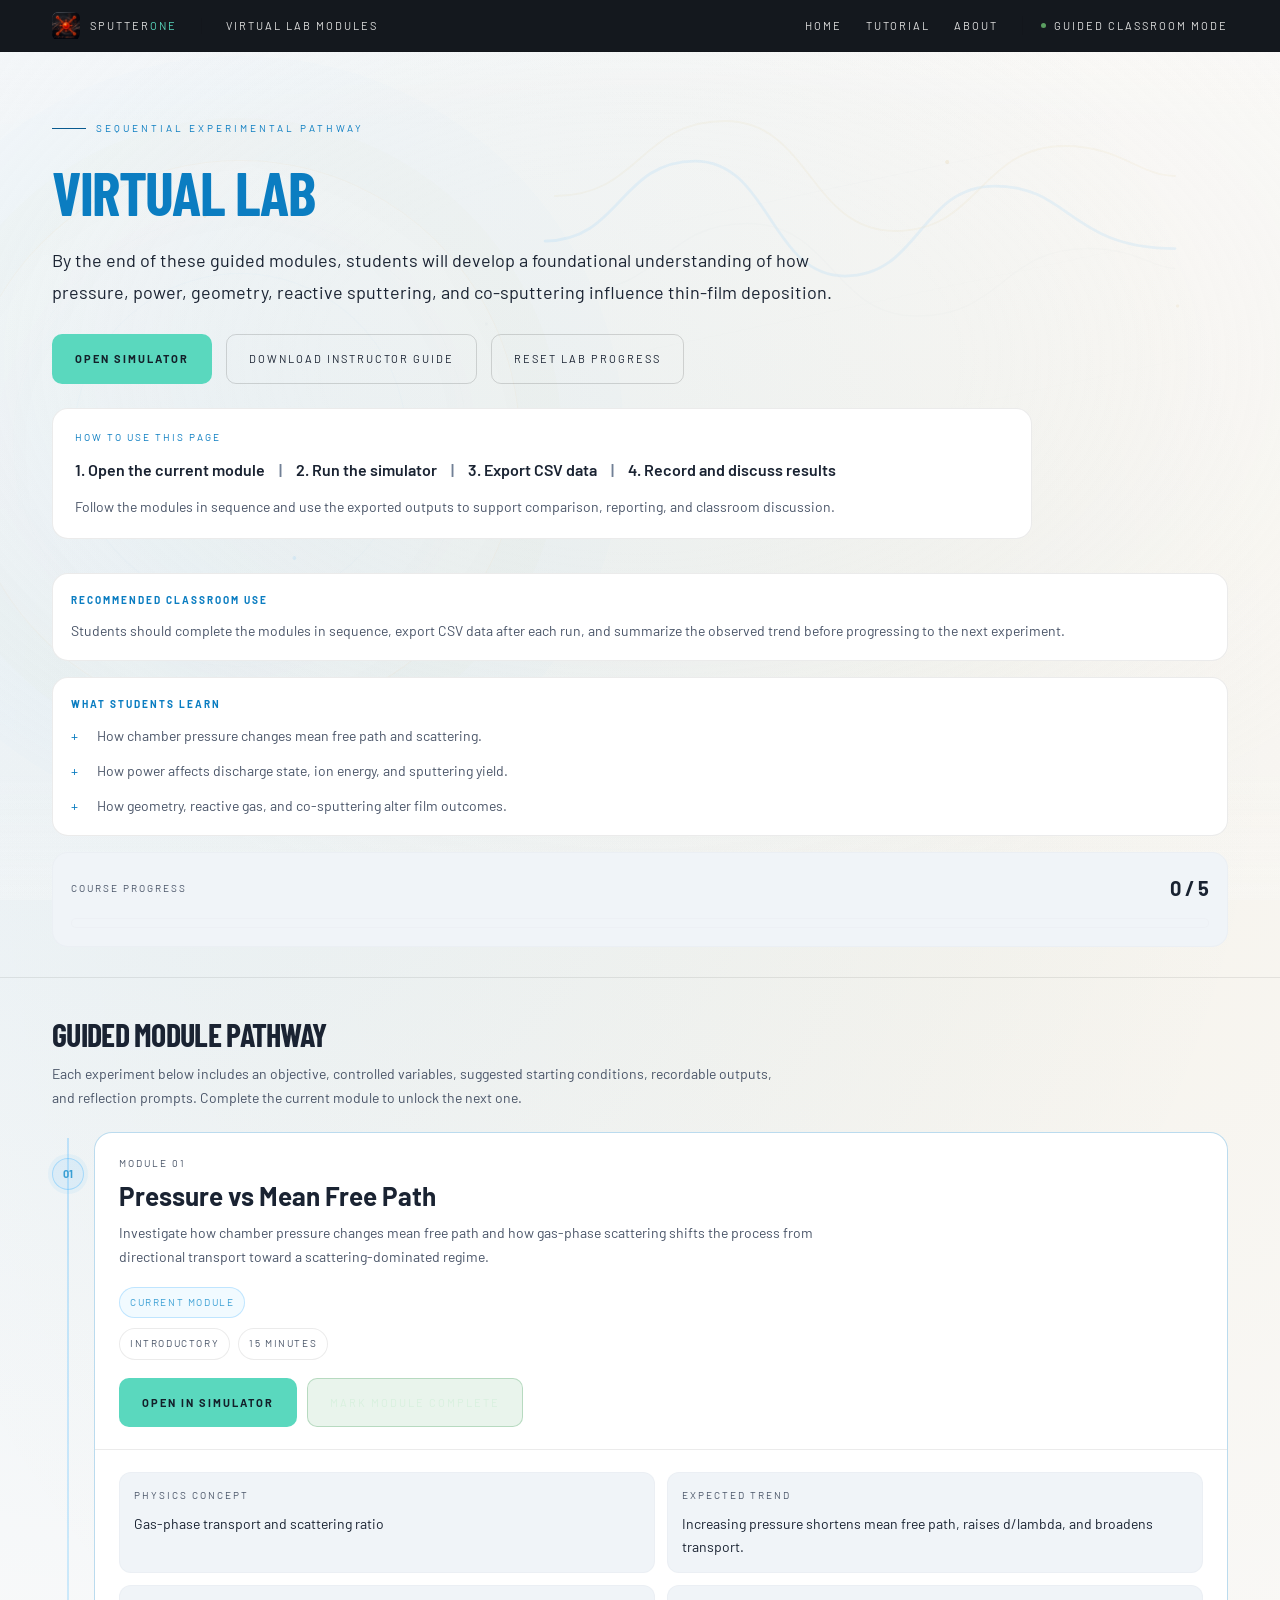
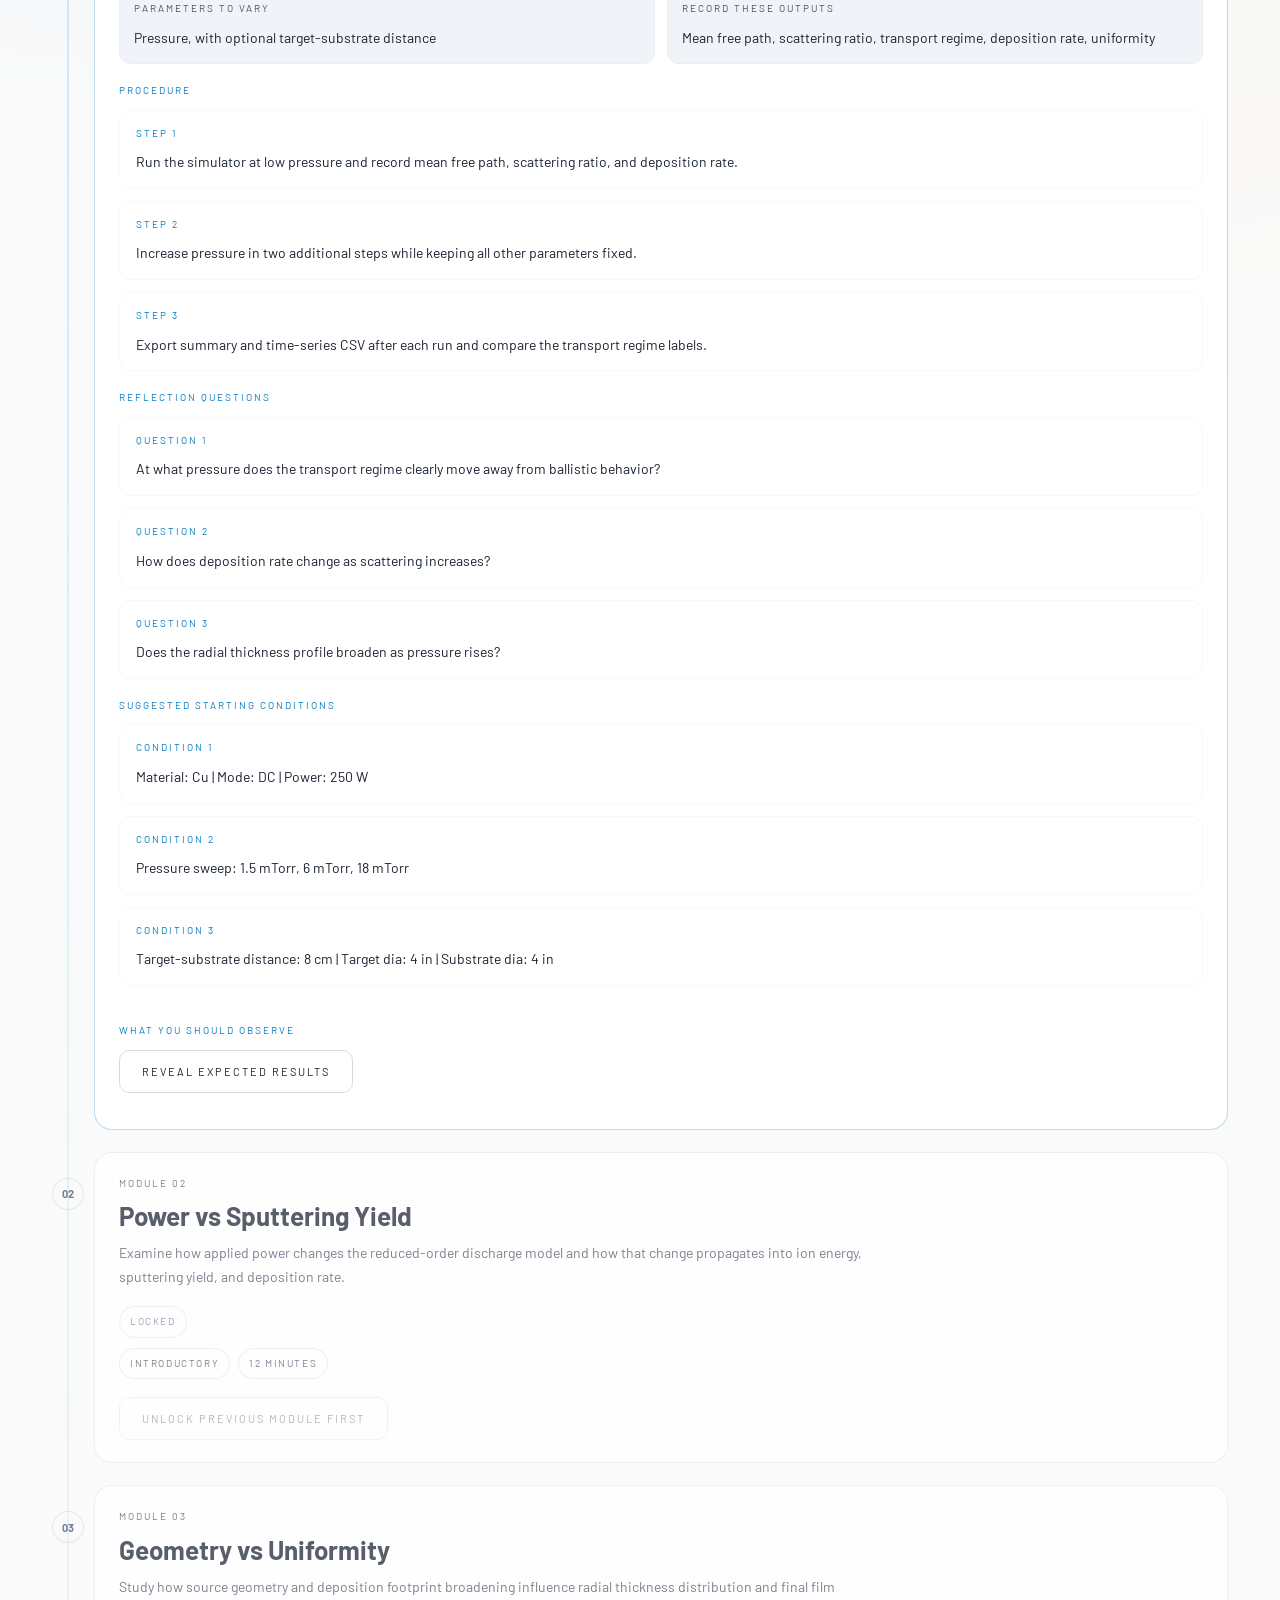
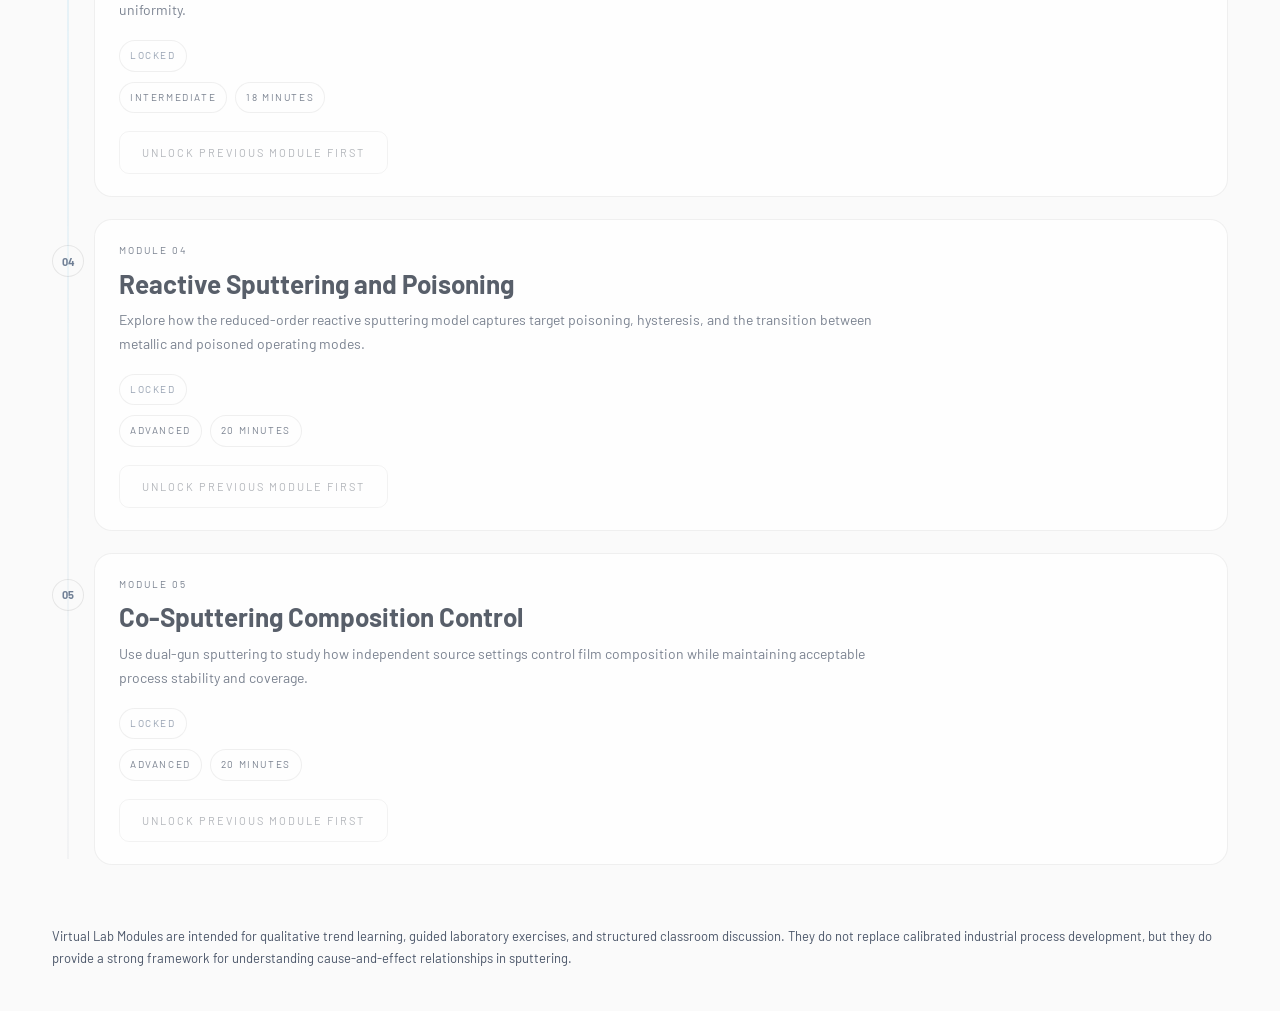
<file: labs.html>
<!DOCTYPE html>
<html lang="en">
<head>
  <meta charset="UTF-8">
  <meta name="viewport" content="width=device-width, initial-scale=1.0">
  <title>Virtual Lab Modules - SputterOne</title>
  <link href="https://fonts.googleapis.com/css2?family=Barlow:ital,wght@0,300;0,400;0,500;0,600;1,400&family=Barlow+Condensed:wght@600;700&display=swap" rel="stylesheet">
  <style>
    html { color-scheme: dark; }
    * { box-sizing: border-box; margin: 0; padding: 0; }
    :root {
      --black: #FAFAFA;
      --deep: #FFFFFF;
      --panel: #FFFFFF;
      --panel-soft: #F0F4F8;
      --panel-strong: #FFFFFF;
      --panel-solid: #FFFFFF;
      --border: rgba(0, 0, 0, 0.08);
      --border-strong: rgba(0, 0, 0, 0.14);
      --bhi: rgba(0, 0, 0, 0.05);
      --gold: #0B7DC1;
      --gold-l: #3A9FD4;
      --gold-lt: #3A9FD4;
      --gold-d: #085A8F;
      --gold-dk: #085A8F;
      --brand-mint: #5AD8BE;
      --amber: #B7860B;
      --green: #48BB78;
      --cyan: #0B7DC1;
      --white: #1A2332;
      --grey1: #1A2332;
      --grey2: #4A5568;
      --grey3: #718096;
      --g1: #1A2332;
      --g2: #4A5568;
      --g3: #718096;
      --mono: 'Barlow', 'Segoe UI', 'Helvetica Neue', Arial, sans-serif;
      --sans: 'Barlow', 'Segoe UI', 'Helvetica Neue', Arial, sans-serif;
      --cond: 'Barlow Condensed', 'Arial Narrow', 'Bahnschrift SemiCondensed', sans-serif;
      --page-pad: 52px;
      --radius: 18px;
    }
    body {
      min-height: 100vh;
      background: var(--black);
      color: #1A2332;
      font-size: 15px;
      line-height: 1.75;
      font-family: var(--sans);
      overflow-x: hidden;
      background-image:
        radial-gradient(circle at 14% 16%, rgba(11, 125, 193, 0.08), transparent 30%),
        radial-gradient(circle at 78% 20%, rgba(183, 134, 11, 0.06), transparent 34%),
        linear-gradient(180deg, #FAFAFA, #FAFAFA);
    }
    #vignette {
      position: fixed; inset: 0; pointer-events: none; z-index: 0;
      background:
        radial-gradient(ellipse 70% 60% at 50% 40%, transparent 35%, rgba(250,250,250,0.18) 100%),
        linear-gradient(180deg, rgba(250,250,250,0.10) 0%, transparent 14%, transparent 86%, rgba(250,250,250,0.16) 100%);
    }
    .bg-art {
      position: fixed;
      inset: 0;
      z-index: 0;
      pointer-events: none;
      overflow: hidden;
    }
    .bg-wave,
    .bg-ring,
    .bg-particles,
    .bg-gridline {
      position: absolute;
      opacity: 0.34;
    }
    .bg-wave {
      top: 56px;
      right: 40px;
      width: 760px;
      height: 300px;
      color: rgba(92, 184, 255, 0.32);
      filter: drop-shadow(0 0 26px rgba(92, 184, 255, 0.12));
    }
    .bg-wave svg { width: 100%; height: 100%; }
    .bg-ring {
      left: -40px;
      bottom: 180px;
      width: 560px;
      height: 560px;
      border-radius: 50%;
      border: 1px solid rgba(217, 178, 90, 0.18);
      box-shadow:
        0 0 0 42px rgba(217, 178, 90, 0.05),
        0 0 0 104px rgba(92, 184, 255, 0.04),
        0 0 160px rgba(217, 178, 90, 0.05) inset;
      transform: rotate(-14deg);
    }
    .bg-ring::before,
    .bg-ring::after {
      content: '';
      position: absolute;
      inset: 52px;
      border-radius: 50%;
      border: 1px solid rgba(184, 192, 204, 0.08);
    }
    .bg-ring::after {
      inset: 112px;
      border-color: rgba(92, 184, 255, 0.08);
    }
    .bg-particles {
      inset: 0;
      background-image:
        radial-gradient(circle at 16% 24%, rgba(217, 178, 90, 0.26) 0 1.4px, transparent 2.1px),
        radial-gradient(circle at 23% 62%, rgba(92, 184, 255, 0.20) 0 1.5px, transparent 2.2px),
        radial-gradient(circle at 74% 18%, rgba(217, 178, 90, 0.20) 0 1.6px, transparent 2.4px),
        radial-gradient(circle at 68% 54%, rgba(184, 192, 204, 0.16) 0 1.2px, transparent 2px),
        radial-gradient(circle at 84% 72%, rgba(92, 184, 255, 0.18) 0 1.3px, transparent 2.1px),
        radial-gradient(circle at 58% 80%, rgba(217, 178, 90, 0.18) 0 1.3px, transparent 2.1px),
        radial-gradient(circle at 38% 36%, rgba(184, 192, 204, 0.12) 0 1.1px, transparent 2px),
        radial-gradient(circle at 92% 34%, rgba(217, 178, 90, 0.14) 0 1.2px, transparent 2px);
      opacity: 0.68;
    }
    .bg-gridline {
      top: 180px;
      left: 46%;
      width: 560px;
      height: 1px;
      background: linear-gradient(90deg, transparent, rgba(184, 192, 204, 0.12), transparent);
      box-shadow: 0 120px 0 rgba(184, 192, 204, 0.06), 0 240px 0 rgba(184, 192, 204, 0.04);
      transform: rotate(-12deg);
    }
    #page { position: relative; z-index: 1; min-height: 100vh; display: flex; flex-direction: column; }
    #nav {
      display:flex; align-items:center; justify-content:space-between;
      padding: 0 var(--page-pad); height: 52px; border-bottom:1px solid var(--border);
      background: rgba(13, 17, 23, 0.97); backdrop-filter: blur(14px); position: sticky; top: 0; z-index: 20;
    }
    .nav-left,.nav-right{display:flex;align-items:center;gap:24px;}
    .nav-logo{display:flex;align-items:center;gap:10px;font-family:var(--mono);font-size:11px;letter-spacing:2px;text-transform:uppercase;color:#E0E0E0;text-decoration:none;}
    .nav-logo img{width:28px;height:28px;object-fit:contain;border-radius:6px;display:block;}
    .nav-sep{width:1px;height:16px;background:var(--border);}
    .nav-tag,.nav-link,.nav-status{font-family:var(--mono);font-size:11px;letter-spacing:2px;text-transform:uppercase;color:#E0E0E0;}
    .nav-link{text-decoration:none;transition:color .2s;}
    .nav-link:hover{color:#4DB7FF;}
    .nav-status{display:flex;align-items:center;gap:8px;padding-left:18px;border-left:1px solid var(--border);}
    .status-dot{width:5px;height:5px;border-radius:50%;background:#5a9e60;animation:pulse 2.5s ease-in-out infinite;}
    @keyframes pulse{0%,100%{opacity:1}50%{opacity:.3}}

    .hero {
      display:grid; grid-template-columns:minmax(0,1.12fr) 400px; gap: 34px;
      padding: 68px var(--page-pad) 30px; border-bottom:1px solid var(--border);
    }
    .hero-label{display:flex;align-items:center;gap:10px;margin-bottom:26px;}
    .hero-line{width:34px;height:1px;background:var(--gold-dk);}
    .hero-label span{font-family:var(--mono);font-size:10px;letter-spacing:3px;text-transform:uppercase;color:var(--gold);}
    .hero-title{font-family:var(--cond);font-size:clamp(40px,4.7vw,66px);line-height:0.96;letter-spacing:-1.4px;text-transform:uppercase;margin-bottom:24px;}
    .hero-title .gold{display:block;color:var(--gold);}
    .hero-sub{max-width:780px;font-size:18px;line-height:1.75;color:var(--grey1);margin-bottom:26px;}
    .hero-sub strong{color:var(--white);}
    .hero-actions{display:flex;gap:14px;flex-wrap:wrap;margin-bottom:24px;}
    .btn{display:inline-flex;align-items:center;justify-content:center;gap:10px;padding:14px 22px;border-radius:10px;border:1px solid var(--border-strong);text-decoration:none;font-family:var(--mono);font-size:11px;letter-spacing:2px;text-transform:uppercase;transition:transform .18s,border-color .18s,background .18s,color .18s;cursor:pointer;}
    .btn:hover{transform:translateY(-1px);}
    .btn-primary{background:var(--brand-mint);color:#13202a;border-color:rgba(90,216,190,.45);font-weight:700;}
    .btn-secondary{background:transparent;color:var(--grey1);}
    .btn-success{background:rgba(109,179,129,0.15);color:#d8f0de;border-color:rgba(109,179,129,0.4);}
    .hero-grid{display:grid;grid-template-columns:repeat(3,minmax(0,1fr));gap:14px;max-width:930px;}
    .hero-card,.side-card{background:var(--panel);border:1px solid var(--border);border-radius:16px;padding:18px;}
    .hero-card .k,.side-card h3{font-family:var(--mono);font-size:10px;letter-spacing:2px;text-transform:uppercase;color:var(--gold);margin-bottom:10px;}
    .hero-card .v{font-size:18px;font-weight:700;color:var(--white);margin-bottom:6px;}
    .hero-card .d,.side-card p,.side-card li{font-size:14px;line-height:1.65;color:var(--grey2);}
    .hero-side{display:grid;gap:16px;align-content:start;}
    .side-card ul{list-style:none;display:grid;gap:12px;}
    .side-card li{display:grid;grid-template-columns:16px 1fr;gap:10px;}
    .side-card li::before{content:'+';color:var(--gold);font-family:var(--mono);}
    .progress-shell{padding:18px;border-radius:16px;background:var(--panel-soft);border:1px solid rgba(184,192,204,0.1);}
    .progress-row{display:flex;align-items:center;justify-content:space-between;gap:16px;margin-bottom:12px;}
    .progress-row .k{font-family:var(--mono);font-size:10px;letter-spacing:2px;text-transform:uppercase;color:var(--grey2);}
    .progress-row .v{font-size:20px;font-weight:700;color:var(--white);}
    .progress-bar{height:10px;background:rgba(255,255,255,0.05);border-radius:999px;overflow:hidden;border:1px solid rgba(184,192,204,0.08);}
    .progress-fill{height:100%;width:0;background:linear-gradient(90deg,var(--gold-dk),var(--gold));transition:width .35s ease;}

    .waterfall-wrap{padding: 28px var(--page-pad) 60px;}
    .waterfall-head{display:flex;align-items:end;justify-content:space-between;gap:20px;margin-bottom:22px;}
    .waterfall-head h2{font-family:var(--cond);font-size:32px;letter-spacing:-0.7px;text-transform:uppercase;}
    .waterfall-head p{max-width:720px;color:var(--grey2);line-height:1.7;font-size:14px;}
    .pathway{position:relative;display:grid;gap:22px;padding-left:42px;}
    .pathway::before{content:'';position:absolute;left:15px;top:6px;bottom:6px;width:2px;background:linear-gradient(180deg, rgba(77,183,255,0.30), rgba(102,209,255,0.18), rgba(184,192,204,0.12));}
    .module-shell{position:relative;}
    .node{position:absolute;left:-42px;top:26px;width:32px;height:32px;border-radius:50%;display:flex;align-items:center;justify-content:center;font-family:var(--mono);font-size:11px;font-weight:700;border:1px solid var(--border);background:var(--panel-solid);color:var(--grey2);z-index:2;}
    .module-shell.current .node{background:rgba(77,183,255,0.12);border-color:rgba(77,183,255,0.38);color:var(--gold-lt);box-shadow:0 0 0 4px rgba(77,183,255,0.08);}
    .module-shell.completed .node{background:rgba(109,179,129,0.14);border-color:rgba(109,179,129,0.45);color:#d8f0de;}
    .module-shell.locked .node{background:rgba(255,255,255,0.03);color:var(--grey3);}
    .module-card{background:var(--panel);border:1px solid var(--border);border-radius:var(--radius);overflow:hidden;transition:border-color .18s, transform .18s, background .18s;}
    .module-shell.current .module-card{border-color:rgba(11,125,193,0.28);background:#FFFFFF;}
    .module-shell.completed .module-card{border-color:rgba(109,179,129,0.28);}
    .module-shell.locked .module-card{opacity:0.72;}
    .module-summary{display:grid;grid-template-columns:1.2fr .8fr auto;gap:18px;align-items:center;padding:22px 24px;}
    .module-main .eyebrow{font-family:var(--mono);font-size:10px;letter-spacing:2px;text-transform:uppercase;color:var(--grey2);margin-bottom:10px;}
    .module-main h3{font-size:26px;line-height:1.1;margin-bottom:10px;color:var(--white);}
    .module-main p{font-size:14px;line-height:1.7;color:var(--grey2);max-width:760px;}
    .module-status{display:grid;gap:10px;justify-items:start;}
    .status-pill,.meta-pill{padding:6px 10px;border-radius:999px;font-family:var(--mono);font-size:10px;letter-spacing:1.6px;text-transform:uppercase;border:1px solid var(--border);}
    .status-pill.current{background:rgba(77,183,255,0.08);color:var(--gold-lt);border-color:rgba(77,183,255,0.30);}
    .status-pill.completed{background:rgba(109,179,129,0.12);color:#d8f0de;border-color:rgba(109,179,129,0.34);}
    .status-pill.locked{background:rgba(255,255,255,0.03);color:var(--grey3);}
    .meta-stack{display:flex;gap:8px;flex-wrap:wrap;}
    .meta-pill{background:rgba(255,255,255,0.03);color:var(--grey2);}
    .module-actions{display:flex;gap:10px;flex-wrap:wrap;justify-content:flex-end;}
    .module-details{display:none;border-top:1px solid var(--border);padding:22px 24px 24px;background:rgba(255,255,255,0.015);}
    .module-shell.current .module-details{display:grid;gap:18px;}
    .detail-grid{display:grid;grid-template-columns:repeat(4,minmax(0,1fr));gap:12px;}
    .detail-box{padding:14px;border-radius:12px;background:var(--panel-soft);border:1px solid rgba(184,192,204,0.1);}
    .detail-box .k{font-family:var(--mono);font-size:10px;letter-spacing:2px;text-transform:uppercase;color:var(--grey2);margin-bottom:8px;}
    .detail-box .v{font-size:14px;line-height:1.65;color:var(--white);}
    .detail-split{display:grid;grid-template-columns:1.1fr .9fr;gap:18px;}
    .stack-title{font-family:var(--mono);font-size:10px;letter-spacing:2px;text-transform:uppercase;color:var(--gold);margin-bottom:10px;}
    .card-list{display:grid;gap:12px;}
    .mini-card{padding:14px 16px;border-radius:12px;border:1px solid rgba(184,192,204,0.1);background:rgba(255,255,255,0.02);}
    .mini-card .n{font-family:var(--mono);font-size:10px;letter-spacing:2px;text-transform:uppercase;color:var(--gold);margin-bottom:8px;}
    .mini-card p{font-size:14px;line-height:1.7;color:var(--grey1);}
    .completed-summary{display:none;border-top:1px solid var(--border);padding:16px 24px;background:rgba(109,179,129,0.05);font-size:14px;line-height:1.7;color:var(--grey1);}
    .module-shell.completed:not(.current) .completed-summary{display:block;}

    footer{padding:0 var(--page-pad) 42px;color:var(--grey2);font-size:13px;line-height:1.7;}

    @media (max-width: 1320px){
      .hero{grid-template-columns:1fr;}
      .hero-grid{grid-template-columns:1fr 1fr;}
      .detail-grid{grid-template-columns:1fr 1fr;}
      .detail-split,.module-summary{grid-template-columns:1fr;}
      .module-actions{justify-content:flex-start;}
    }
    @media (max-width: 900px){
      :root{--page-pad:24px;}
      #nav{height:auto;padding:14px var(--page-pad);gap:16px;flex-wrap:wrap;}
      .nav-right,.nav-left{gap:16px;flex-wrap:wrap;}
      .hero-grid,.detail-grid,.detail-split{grid-template-columns:1fr;}
      .pathway{padding-left:30px;}
      .node{left:-30px;width:24px;height:24px;font-size:9px;top:24px;}
    }
  </style>
</head>
<body>
  <div id="vignette"></div>
  <div class="bg-art" aria-hidden="true">
    <div class="bg-particles"></div>
    <div class="bg-wave">
      <svg viewBox="0 0 520 240" fill="none" xmlns="http://www.w3.org/2000/svg">
        <path d="M8 148C68 148 68 84 128 84C188 84 188 176 248 176C308 176 308 104 368 104C428 104 428 154 512 154" stroke="currentColor" stroke-width="2.2" stroke-linecap="round"/>
        <path d="M16 112C84 112 84 52 152 52C220 52 220 140 288 140C356 140 356 72 424 72C468 72 484 96 512 96" stroke="rgba(217,178,90,0.18)" stroke-width="1.5" stroke-linecap="round"/>
        <path d="M34 188C102 188 102 134 170 134C238 134 238 208 306 208C374 208 374 154 442 154C482 154 494 170 512 170" stroke="rgba(184,192,204,0.12)" stroke-width="1.2" stroke-linecap="round"/>
      </svg>
    </div>
    <div class="bg-ring"></div>
    <div class="bg-gridline"></div>
  </div>
  <div id="page">
    <nav id="nav">
      <div class="nav-left">
      <a class="nav-logo" href="index.html">
          <img src="sputterone-icon.png" alt="SputterOne">
          <span>Sputter<span style="color:#5AD8BE;">One</span></span>
        </a>
        <div class="nav-sep"></div>
        <div class="nav-tag">Virtual Lab Modules</div>
      </div>
      <div class="nav-right">
        <a href="index.html" class="nav-link">Home</a>
        <a href="tutorial.html" class="nav-link">Tutorial</a>
        <a href="about.html" class="nav-link">About</a>
        <div class="nav-status"><span class="status-dot"></span> Guided Classroom Mode</div>
      </div>
    </nav>

    <section class="hero">
      <div>
        <div class="hero-label"><div class="hero-line"></div><span>Sequential experimental pathway</span></div>
        <h1 class="hero-title"><span class="gold">Virtual Lab</span></h1>
        <p class="hero-sub">By the end of these guided modules, students will develop a foundational understanding of how pressure, power, geometry, reactive sputtering, and co-sputtering influence thin-film deposition.</p>
        <div class="hero-actions">
      <a class="btn btn-primary" href="simulator.html">Open Simulator</a>
          <button class="btn btn-secondary" id="downloadInstructorGuide">Download Instructor Guide</button>
          <button class="btn btn-secondary" id="resetProgress">Reset Lab Progress</button>
        </div>
        <div class="hero-grid" style="grid-template-columns:1fr;max-width:980px;">
          <div class="hero-card" style="padding:20px 22px;">
            <div class="k">How to use this page</div>
            <div class="v" style="font-size:16px;font-weight:600;line-height:1.8;display:flex;flex-wrap:wrap;gap:10px 14px;align-items:center;">
              <span>1. Open the current module</span>
              <span style="color:var(--grey3);">|</span>
              <span>2. Run the simulator</span>
              <span style="color:var(--grey3);">|</span>
              <span>3. Export CSV data</span>
              <span style="color:var(--grey3);">|</span>
              <span>4. Record and discuss results</span>
            </div>
            <div class="d" style="margin-top:10px;">Follow the modules in sequence and use the exported outputs to support comparison, reporting, and classroom discussion.</div>
          </div>
        </div>
      </div>
      <div class="hero-side">
        <div class="side-card">
          <h3>Recommended classroom use</h3>
          <p>Students should complete the modules in sequence, export CSV data after each run, and summarize the observed trend before progressing to the next experiment.</p>
        </div>
        <div class="side-card">
          <h3>What students learn</h3>
          <ul>
            <li>How chamber pressure changes mean free path and scattering.</li>
            <li>How power affects discharge state, ion energy, and sputtering yield.</li>
            <li>How geometry, reactive gas, and co-sputtering alter film outcomes.</li>
          </ul>
        </div>
        <div class="side-card progress-shell">
          <div class="progress-row"><div class="k">Course progress</div><div class="v" id="progressText">0 / 5</div></div>
          <div class="progress-bar"><div class="progress-fill" id="progressFill"></div></div>
        </div>
      </div>
    </section>

    <section class="waterfall-wrap">
      <div class="waterfall-head">
        <div>
          <h2>Guided Module Pathway</h2>
          <p>Each experiment below includes an objective, controlled variables, suggested starting conditions, recordable outputs, and reflection prompts. Complete the current module to unlock the next one.</p>
        </div>
      </div>
      <div class="pathway" id="pathway"></div>
    </section>

    <footer>
      Virtual Lab Modules are intended for qualitative trend learning, guided laboratory exercises, and structured classroom discussion. They do not replace calibrated industrial process development, but they do provide a strong framework for understanding cause-and-effect relationships in sputtering.
    </footer>
  </div>

  <script>
    const STORAGE_KEY = 'sputterone_lab_progress_v1';
    const modules = [
      {
        id: 'mfp', idx: '01', title: 'Pressure vs Mean Free Path', level: 'Introductory', time: '15 minutes',
        objective: 'Investigate how chamber pressure changes mean free path and how gas-phase scattering shifts the process from directional transport toward a scattering-dominated regime.',
        concept: 'Gas-phase transport and scattering ratio',
        trend: 'Increasing pressure shortens mean free path, raises d/lambda, and broadens transport.',
        vary: 'Pressure, with optional target-substrate distance',
        record: 'Mean free path, scattering ratio, transport regime, deposition rate, uniformity',
        start: [
          'Material: Cu | Mode: DC | Power: 250 W',
          'Pressure sweep: 1.5 mTorr, 6 mTorr, 18 mTorr',
          'Target-substrate distance: 8 cm | Target dia: 4 in | Substrate dia: 4 in'
        ],
        steps: [
          'Run the simulator at low pressure and record mean free path, scattering ratio, and deposition rate.',
          'Increase pressure in two additional steps while keeping all other parameters fixed.',
          'Export summary and time-series CSV after each run and compare the transport regime labels.'
        ],
        questions: [
          'At what pressure does the transport regime clearly move away from ballistic behavior?',
          'How does deposition rate change as scattering increases?',
          'Does the radial thickness profile broaden as pressure rises?'
        ],
        reveal: [
          "At 1.5 mTorr the scattering ratio d/λ should be well below 1.0 — transport is ballistic and the deposition rate is at its highest.",
          "At 6 mTorr the ratio crosses approximately 1.0 and the transport label shifts to Moderate Scattering. You should see the radial profile begin to broaden.",
          "At 18 mTorr the ratio exceeds 2.0, transport is High Scattering, and the deposition rate drops noticeably because more atoms are redirected before reaching the substrate.",
          "Physical reason: mean free path λ = kT / (√2 · π · d² · P), so doubling pressure halves λ and doubles the scattering ratio."
        ]
      },
      {
        id: 'yield', idx: '02', title: 'Power vs Sputtering Yield', level: 'Introductory', time: '12 minutes',
        objective: 'Examine how applied power changes the reduced-order discharge model and how that change propagates into ion energy, sputtering yield, and deposition rate.',
        concept: 'Ion energy, discharge state, and material removal',
        trend: 'Increasing power raises the reduced-order discharge voltage/current and increases yield and rate.',
        vary: 'Power and target material',
        record: 'Representative voltage, ion energy, sputtering yield, deposition rate, efficiency',
        start: [
          'Material sweep: Cu, Al, Zn',
          'Power sweep: 120 W, 250 W, 400 W',
          'Pressure: 4 mTorr | Magnetic field: 0.03 T | Distance: 8 cm'
        ],
        steps: [
          'Select a material and run the simulator at low, medium, and high power settings.',
          'Record representative voltage, ion energy, yield, and deposition rate for each condition.',
          'Repeat the same power sweep for a second material and compare the response qualitatively.'
        ],
        questions: [
          'Does yield increase linearly with power across the full range?',
          'Which material shows the strongest response to increasing power?',
          'How does the discharge estimate support the observed trend?'
        ],
        reveal: [
          "Yield increases with power but not linearly — the relationship follows the Yamamura curve, which rises steeply near threshold and flattens at high energy.",
          "Zn shows the strongest response because its binding energy (1.35 eV) is the lowest in the material set, so less ion energy is needed to eject atoms.",
          "W and Ta show the weakest response because their binding energies (8.83 eV and 8.10 eV) are the highest, requiring much more ion energy to exceed threshold.",
          "The discharge voltage rises with power, which raises ion energy, which raises yield — this three-step chain is the core mechanism."
        ]
      },
      {
        id: 'uniformity', idx: '03', title: 'Geometry vs Uniformity', level: 'Intermediate', time: '18 minutes',
        objective: 'Study how source geometry and deposition footprint broadening influence radial thickness distribution and final film uniformity.',
        concept: 'Footprint broadening and radial thickness distribution',
        trend: 'Matched target and substrate sizes with moderate spreading improve edge coverage and film uniformity.',
        vary: 'Target diameter, substrate diameter, target-substrate distance',
        record: 'Center thickness, edge thickness, uniformity, center/edge ratio, edge landing fraction',
        start: [
          'Case A: Target 3 in | Substrate 4 in | Distance 8 cm',
          'Case B: Target 4 in | Substrate 4 in | Distance 8 cm',
          'Pressure: 3 mTorr | Material: Cu | Power: 250 W'
        ],
        steps: [
          'Run the baseline 3 in target case and export the radial profile CSV.',
          'Repeat with a 4 in target while keeping all other conditions fixed.',
          'Optionally increase target-substrate distance and inspect whether edge coverage changes.'
        ],
        questions: [
          'Which geometry produces the best center-to-edge balance?',
          'How does changing distance alter the footprint width?',
          'Does improved footprint matching translate directly into improved uniformity?'
        ],
        reveal: [
          "When target diameter equals substrate diameter the center is well coated but edges are thin — the target footprint does not extend far enough.",
          "Increasing target diameter relative to substrate diameter improves edge coverage because the cosine emission lobe from the outer racetrack zone now reaches the substrate edge.",
          "Increasing target-substrate distance broadens the deposition footprint through gas scattering and geometric spreading, improving uniformity up to a point, after which scattering losses reduce the overall rate.",
          "Best uniformity is typically found when target diameter is 20–40% larger than substrate diameter and distance is in the moderate scattering regime (d/λ near 1.0–1.5)."
        ]
      },
      {
        id: 'reactive', idx: '04', title: 'Reactive Sputtering and Poisoning', level: 'Advanced', time: '20 minutes',
        objective: 'Explore how the reduced-order reactive sputtering model captures target poisoning, hysteresis, and the transition between metallic and poisoned operating modes.',
        concept: 'Poisoning, hysteresis, and effective yield suppression',
        trend: 'Increasing reactive-gas fraction reduces effective metallic yield and introduces history-dependent behavior.',
        vary: 'Oxygen fraction, power mode, power',
        record: 'Effective yield, poisoning state, hysteresis, deposition rate, process status',
        start: [
          'Material: Al | Mode: RF | Power: 240 W',
          'Pressure: 12 mTorr | Oxygen sweep: 0%, 15%, 30%',
          'Magnetic field: 0.03 T | Distance: 10 cm'
        ],
        steps: [
          'Run the metallic baseline with zero oxygen and record effective yield and rate.',
          'Increase oxygen gradually and note the change in poisoning and hysteresis state.',
          'Compare the process diagnostics and export the summary CSV for each gas condition.'
        ],
        questions: [
          'How quickly does the effective yield drop as reactive gas increases?',
          'Does RF mode help sustain the discharge in the reactive case?',
          'Which outputs best indicate the transition toward poisoned operation?'
        ],
        reveal: [
          "At 0% O2 the yield is at its clean-metal value and the process is in metallic mode — high rate, low resistance film.",
          "As O2 increases past roughly 15–20%, target poisoning rises sharply. The yield drops because the oxide layer on the target has a higher binding energy and lower sputter efficiency.",
          "The hysteresis indicator shows that once poisoning is established it does not immediately reverse when you reduce O2 — you need to drop O2 significantly below the onset value to return to metallic mode. This is the classic reactive sputtering hysteresis loop.",
          "RF mode is more resistant to poisoning than DC because the self-bias oscillation partially cleans the target surface each half-cycle."
        ]
      },
      {
        id: 'cosputter', idx: '05', title: 'Co-Sputtering Composition Control', level: 'Advanced', time: '20 minutes',
        objective: 'Use dual-gun sputtering to study how independent source settings control film composition while maintaining acceptable process stability and coverage.',
        concept: 'Multi-source mixing and film-composition tuning',
        trend: 'Changing the relative power of two active guns shifts film composition and total deposition behavior.',
        vary: 'Power of Gun 1 and Gun 2, material pair, operating mode',
        record: 'Film mix, per-gun contribution, deposition rate, profile shape, total power',
        start: [
          'Gun 1: Cu, DC, 240 W | Gun 2: Al, RF, 220 W',
          'Pressure: 10 mTorr | Distance: 10 cm',
          'Target dia: 4 in | Substrate dia: 4 in'
        ],
        steps: [
          'Activate two guns and record the initial film composition estimate.',
          'Increase the power of one gun while decreasing the other to create a second composition point.',
          'Export summary and profile CSV files and compare total rate against composition shift.'
        ],
        questions: [
          'How strongly does film composition follow the relative gun powers?',
          'Does changing the RF/DC balance alter total deposition rate noticeably?',
          'What tradeoff appears between composition control and profile uniformity?'
        ],
        reveal: [
          "Film composition tracks the ratio of active gun powers, but not linearly — each material has a different sputtering yield, so equal power does not mean equal composition.",
          "Cu dominates at equal power settings because its yield is higher than Al at the same ion energy. To approach a 50/50 Cu:Al film you need to reduce Cu power or increase Al power.",
          "Adding a third gun (Zn) at low power introduces a small Zn fraction disproportionate to its power fraction because Zn has the highest yield in the material set (lowest binding energy).",
          "The exported film mix column in the CSV shows the proportional deposited amounts — use this to back-calculate what power ratio would be needed to hit a target composition."
        ]
      }
    ];

    function loadProgress(){
      try {
        const raw = localStorage.getItem(STORAGE_KEY);
        if(!raw) return { completed: [] };
        const parsed = JSON.parse(raw);
        return { completed: Array.isArray(parsed.completed) ? parsed.completed : [] };
      } catch {
        return { completed: [] };
      }
    }

    function saveProgress(progress){
      localStorage.setItem(STORAGE_KEY, JSON.stringify(progress));
    }

    function buildInstructorGuideText(){
      const separator = '─────────────────────────────────────────────';
      const generated = new Date().toLocaleString();
      const lines = [
        'SPUTTERING SIMULATOR — INSTRUCTOR GUIDE',
        'Dr. Balaji Gururajan | Yuan Ze University',
        `Generated: ${generated}`,
        '',
        'This document is for instructor use only. It contains expected results and marking guidance for all five virtual lab modules. Do not distribute to students.',
        separator,
        ''
      ];

      modules.forEach((m) => {
        lines.push(
          separator,
          `MODULE ${m.idx}: ${m.title}`,
          `Level: ${m.level} | Estimated time: ${m.time}`,
          separator,
          '',
          'LEARNING OBJECTIVE',
          m.objective,
          '',
          'KEY CONCEPT',
          m.concept,
          '',
          'EXPECTED TREND',
          m.trend,
          '',
          'SUGGESTED STARTING CONDITIONS',
          ...m.start.map(item => `• ${item}`),
          '',
          'PROCEDURE',
          ...m.steps.map((item, idx) => `${idx + 1}. ${item}`),
          '',
          'REFLECTION QUESTIONS (with marking guidance)'
        );

        m.questions.forEach((question, idx) => {
          lines.push(
            `${idx + 1}. ${question}`,
            '',
            `Expected answer: ${m.reveal[idx] || ''}`,
            ''
          );
        });

        lines.push(
          'MARKING CRITERIA',
          '- Correct trend direction identified: 2 marks',
          "- Physical mechanism explained in student's own words: 3 marks",
          '- CSV data exported and referenced in answer: 2 marks',
          '- Reflection question answered with specific values from simulation: 3 marks',
          'Total: 10 marks per module',
          '',
          separator,
          ''
        );
      });

      return lines.join('\n');
    }

    function downloadInstructorGuide(){
      const guideText = buildInstructorGuideText();
      const blob = new Blob([guideText], { type: 'text/plain' });
      const url = URL.createObjectURL(blob);
      const a = document.createElement('a');
      a.href = url;
      a.download = 'instructor_guide.txt';
      document.body.appendChild(a);
      a.click();
      document.body.removeChild(a);
      URL.revokeObjectURL(url);
    }

    function getCurrentIndex(progress){
      for(let i = 0; i < modules.length; i++){
        if(!progress.completed.includes(modules[i].id)) return i;
      }
      return modules.length - 1;
    }

    function render(){
      const progress = loadProgress();
      const currentIndex = getCurrentIndex(progress);
      const pathway = document.getElementById('pathway');
      const completedCount = progress.completed.length;
      document.getElementById('progressText').textContent = `${completedCount} / ${modules.length}`;
      document.getElementById('progressFill').style.width = `${(completedCount / modules.length) * 100}%`;

      pathway.innerHTML = modules.map((m, i) => {
        const completed = progress.completed.includes(m.id);
        const current = !completed && i === currentIndex;
        const locked = !completed && i > currentIndex;
        const statusClass = completed ? 'completed' : (current ? 'current' : 'locked');
        const statusText = completed ? 'Completed' : (current ? 'Current module' : 'Locked');
        const actionPrimary = completed
        ? `<a class="btn btn-secondary" href="simulator.html">Reopen in Simulator</a>`
          : current
        ? `<a class="btn btn-primary" href="simulator.html">Open in Simulator</a>`
            : `<button class="btn btn-secondary" disabled style="opacity:.45;cursor:not-allowed;">Unlock previous module first</button>`;
        const actionComplete = current
          ? `<button class="btn btn-success" data-complete="${m.id}">Mark Module Complete</button>`
          : '';
        const completedSummary = completed
          ? `<div class="completed-summary">This module has been marked complete. Students can revisit the simulator at any time to repeat the run, export additional CSV data, or compare the results with later modules.</div>`
          : '';
        const details = current ? `
          <div class="module-details">
            <div class="detail-grid">
              <div class="detail-box"><div class="k">Physics concept</div><div class="v">${m.concept}</div></div>
              <div class="detail-box"><div class="k">Expected trend</div><div class="v">${m.trend}</div></div>
              <div class="detail-box"><div class="k">Parameters to vary</div><div class="v">${m.vary}</div></div>
              <div class="detail-box"><div class="k">Record these outputs</div><div class="v">${m.record}</div></div>
            </div>
            <div class="detail-split">
              <div>
                <div class="stack-title">Procedure</div>
                <div class="card-list">
                  ${m.steps.map((s, idx) => `<div class="mini-card"><div class="n">Step ${idx + 1}</div><p>${s}</p></div>`).join('')}
                </div>
              </div>
              <div>
                <div class="stack-title">Reflection questions</div>
                <div class="card-list">
                  ${m.questions.map((q, idx) => `<div class="mini-card"><div class="n">Question ${idx + 1}</div><p>${q}</p></div>`).join('')}
                </div>
              </div>
            </div>
            <div>
              <div class="stack-title">Suggested starting conditions</div>
              <div class="card-list">
                ${m.start.map((s, idx) => `<div class="mini-card"><div class="n">Condition ${idx + 1}</div><p>${s}</p></div>`).join('')}
              </div>
            </div>
            <div style="margin-top:18px;">
              <div class="stack-title">What you should observe</div>
              <button
                type="button"
                class="btn btn-secondary"
                data-toggle-reveal="${m.id}"
                aria-expanded="false"
                style="margin-bottom:12px;"
              >Reveal expected results</button>
              <div
                data-reveal-panel="${m.id}"
                hidden
                style="background:var(--panel);border:1px solid var(--border);border-radius:18px;padding:16px 18px;color:var(--g1);"
              >
                <ol style="margin:0;padding-left:18px;display:grid;gap:10px;">
                  ${m.reveal.map(item => `<li style="line-height:1.7;">${item}</li>`).join('')}
                </ol>
              </div>
            </div>
          </div>` : '';

        return `
          <article class="module-shell ${statusClass}">
            <div class="node">${completed ? 'OK' : m.idx}</div>
            <div class="module-card">
              <div class="module-summary">
                <div class="module-main">
                  <div class="eyebrow">Module ${m.idx}</div>
                  <h3>${m.title}</h3>
                  <p>${m.objective}</p>
                </div>
                <div class="module-status">
                  <div class="status-pill ${statusClass}">${statusText}</div>
                  <div class="meta-stack">
                    <span class="meta-pill">${m.level}</span>
                    <span class="meta-pill">${m.time}</span>
                  </div>
                </div>
                <div class="module-actions">
                  ${actionPrimary}
                  ${actionComplete}
                </div>
              </div>
              ${details}
              ${completedSummary}
            </div>
          </article>`;
      }).join('');

      pathway.querySelectorAll('[data-complete]').forEach(btn => {
        btn.addEventListener('click', () => {
          const id = btn.getAttribute('data-complete');
          const next = loadProgress();
          if(!next.completed.includes(id)) next.completed.push(id);
          saveProgress(next);
          render();
        });
      });

      pathway.querySelectorAll('[data-toggle-reveal]').forEach(btn => {
        btn.addEventListener('click', () => {
          const id = btn.getAttribute('data-toggle-reveal');
          const panel = pathway.querySelector(`[data-reveal-panel="${id}"]`);
          if(!panel) return;
          const willShow = panel.hasAttribute('hidden');
          if(willShow){
            panel.removeAttribute('hidden');
            btn.textContent = 'Hide results';
            btn.setAttribute('aria-expanded', 'true');
          } else {
            panel.setAttribute('hidden', '');
            btn.textContent = 'Reveal expected results';
            btn.setAttribute('aria-expanded', 'false');
          }
        });
      });
    }

    document.getElementById('resetProgress').addEventListener('click', () => {
      localStorage.removeItem(STORAGE_KEY);
      render();
    });

    document.getElementById('downloadInstructorGuide').addEventListener('click', downloadInstructorGuide);

    render();
  </script>
</body>
</html>
</file>
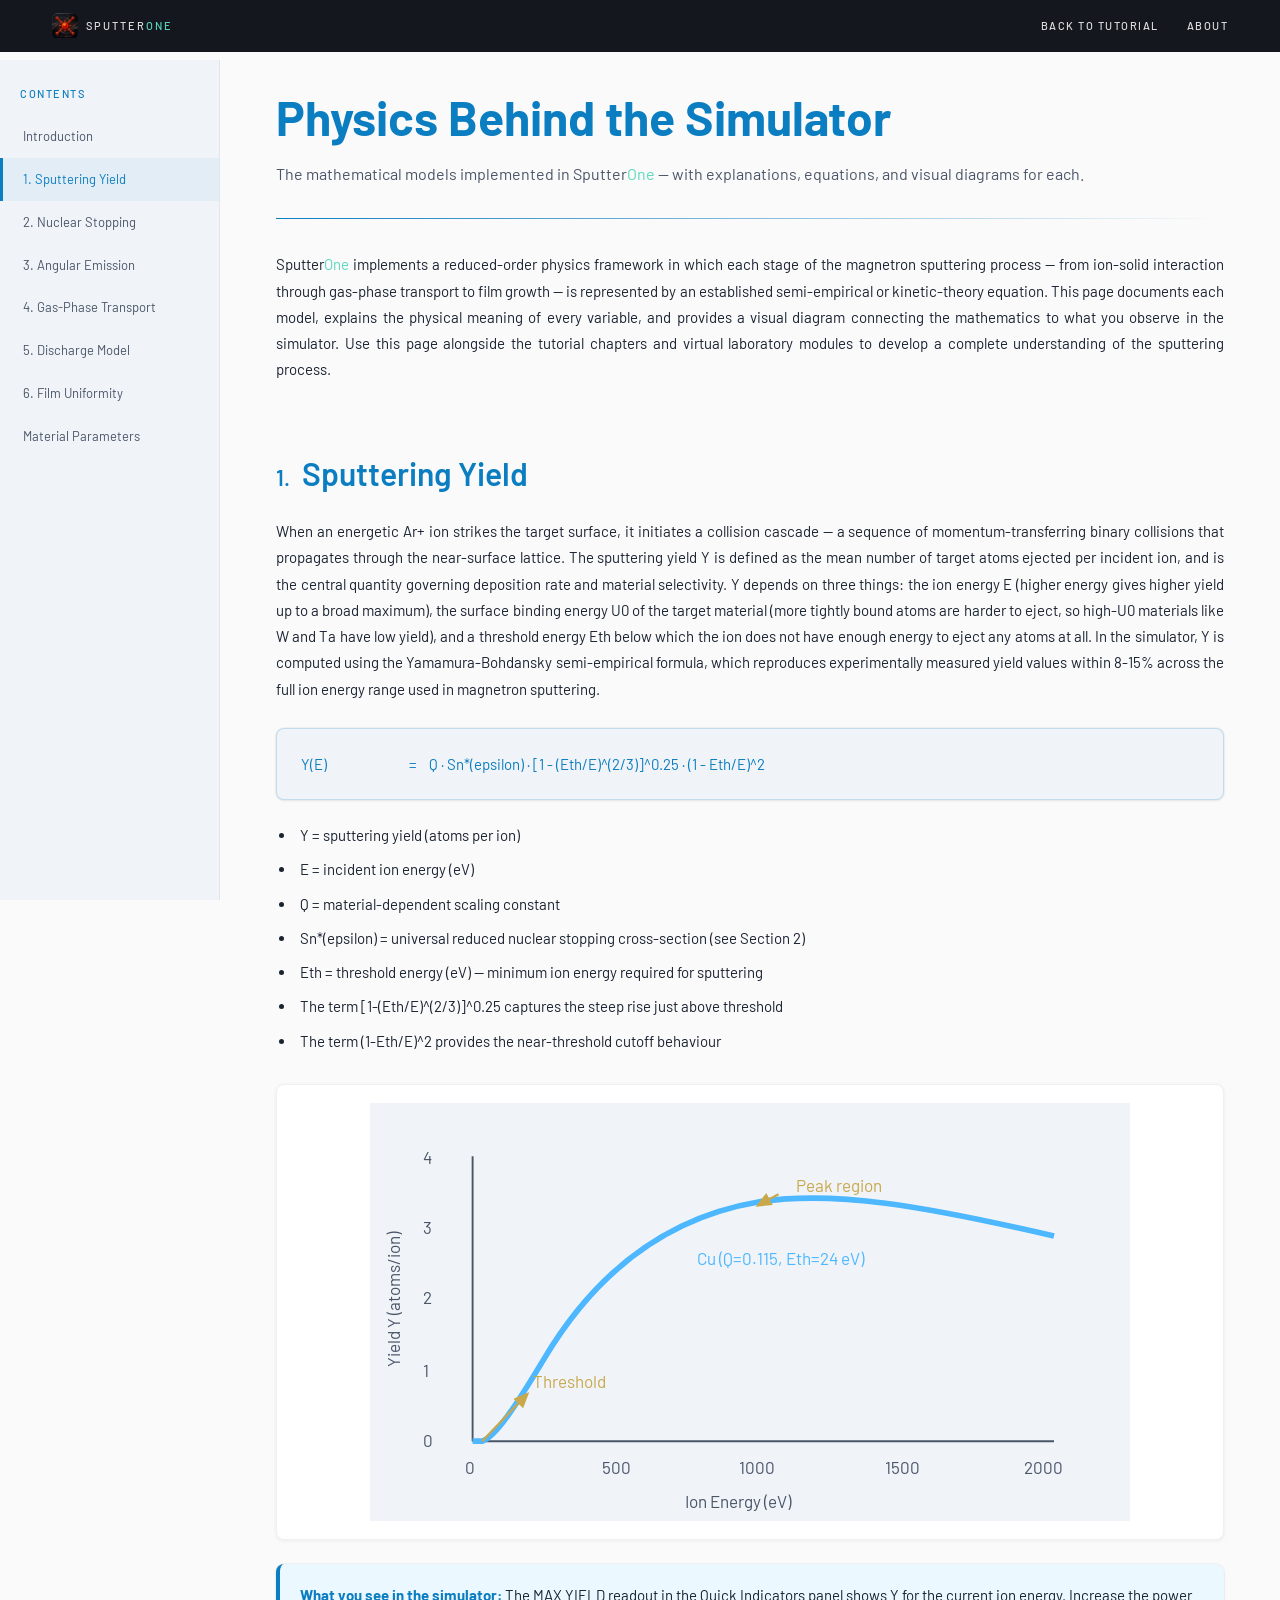
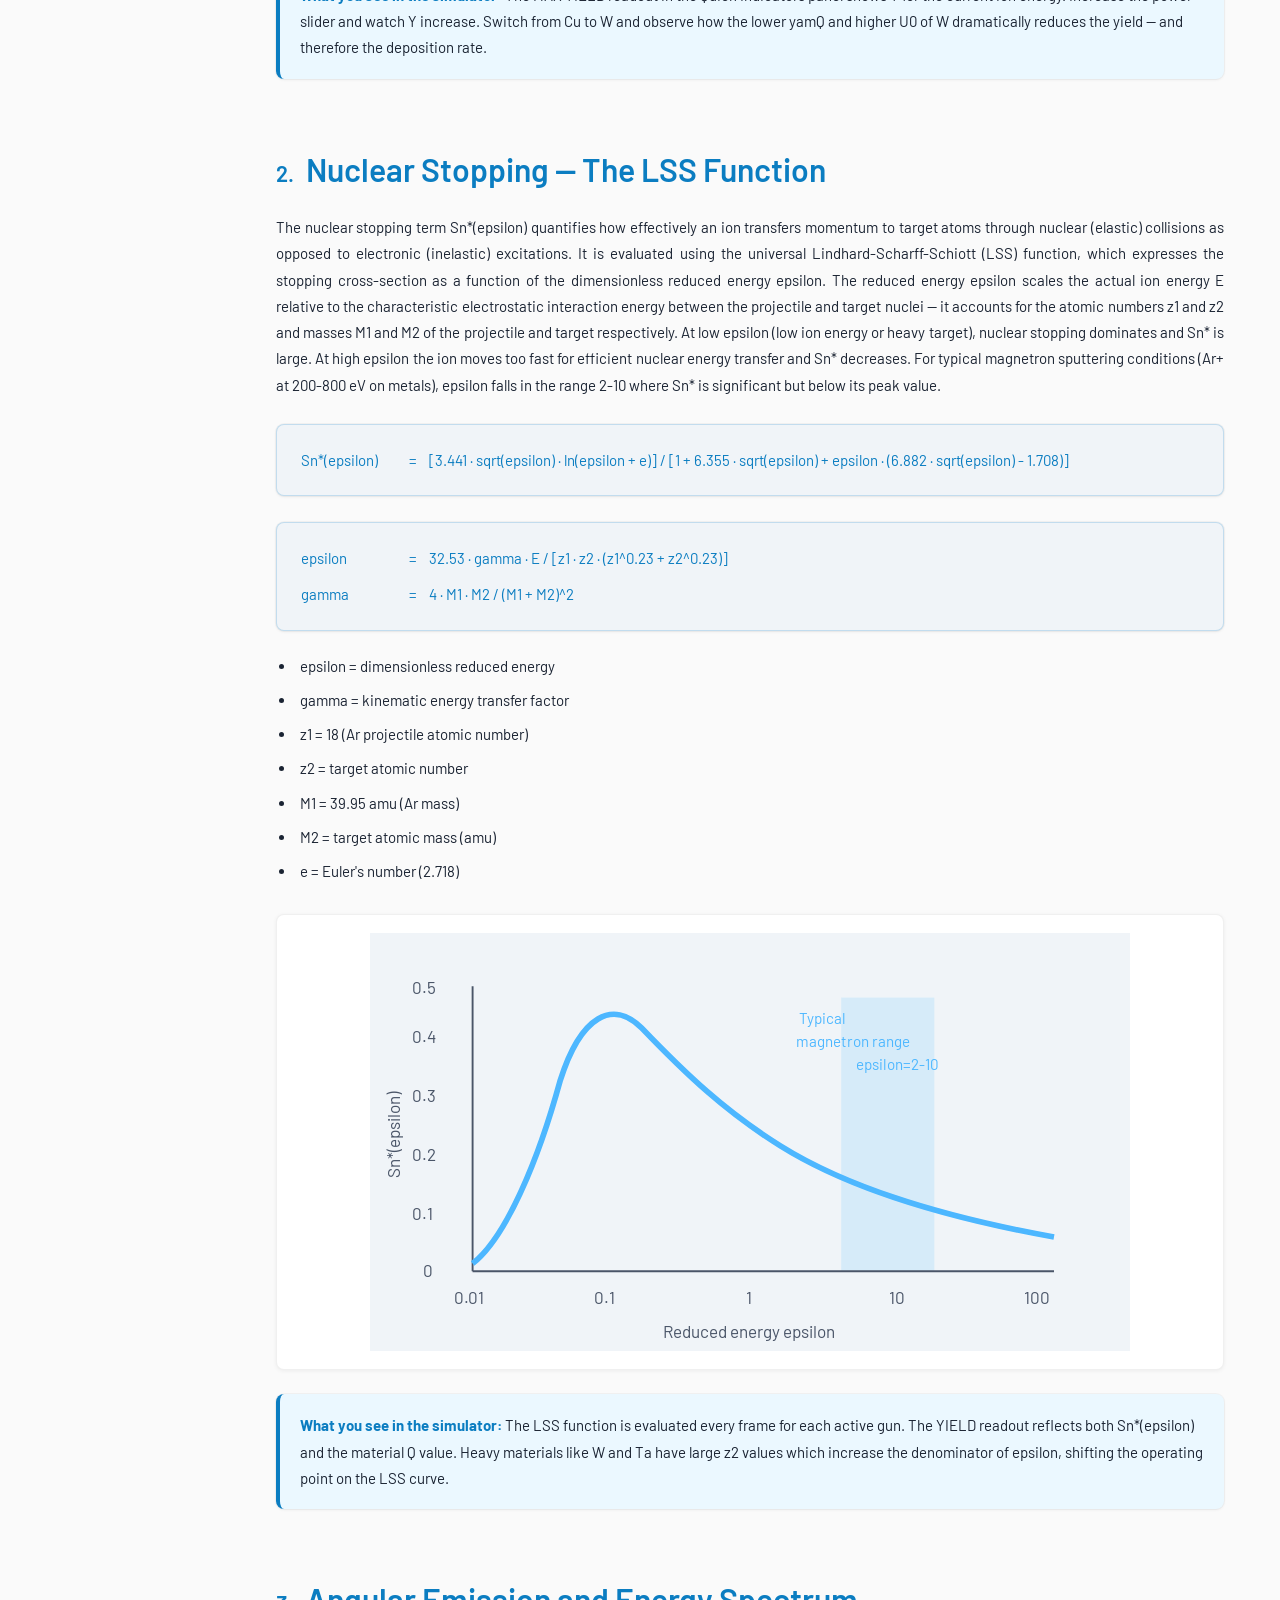
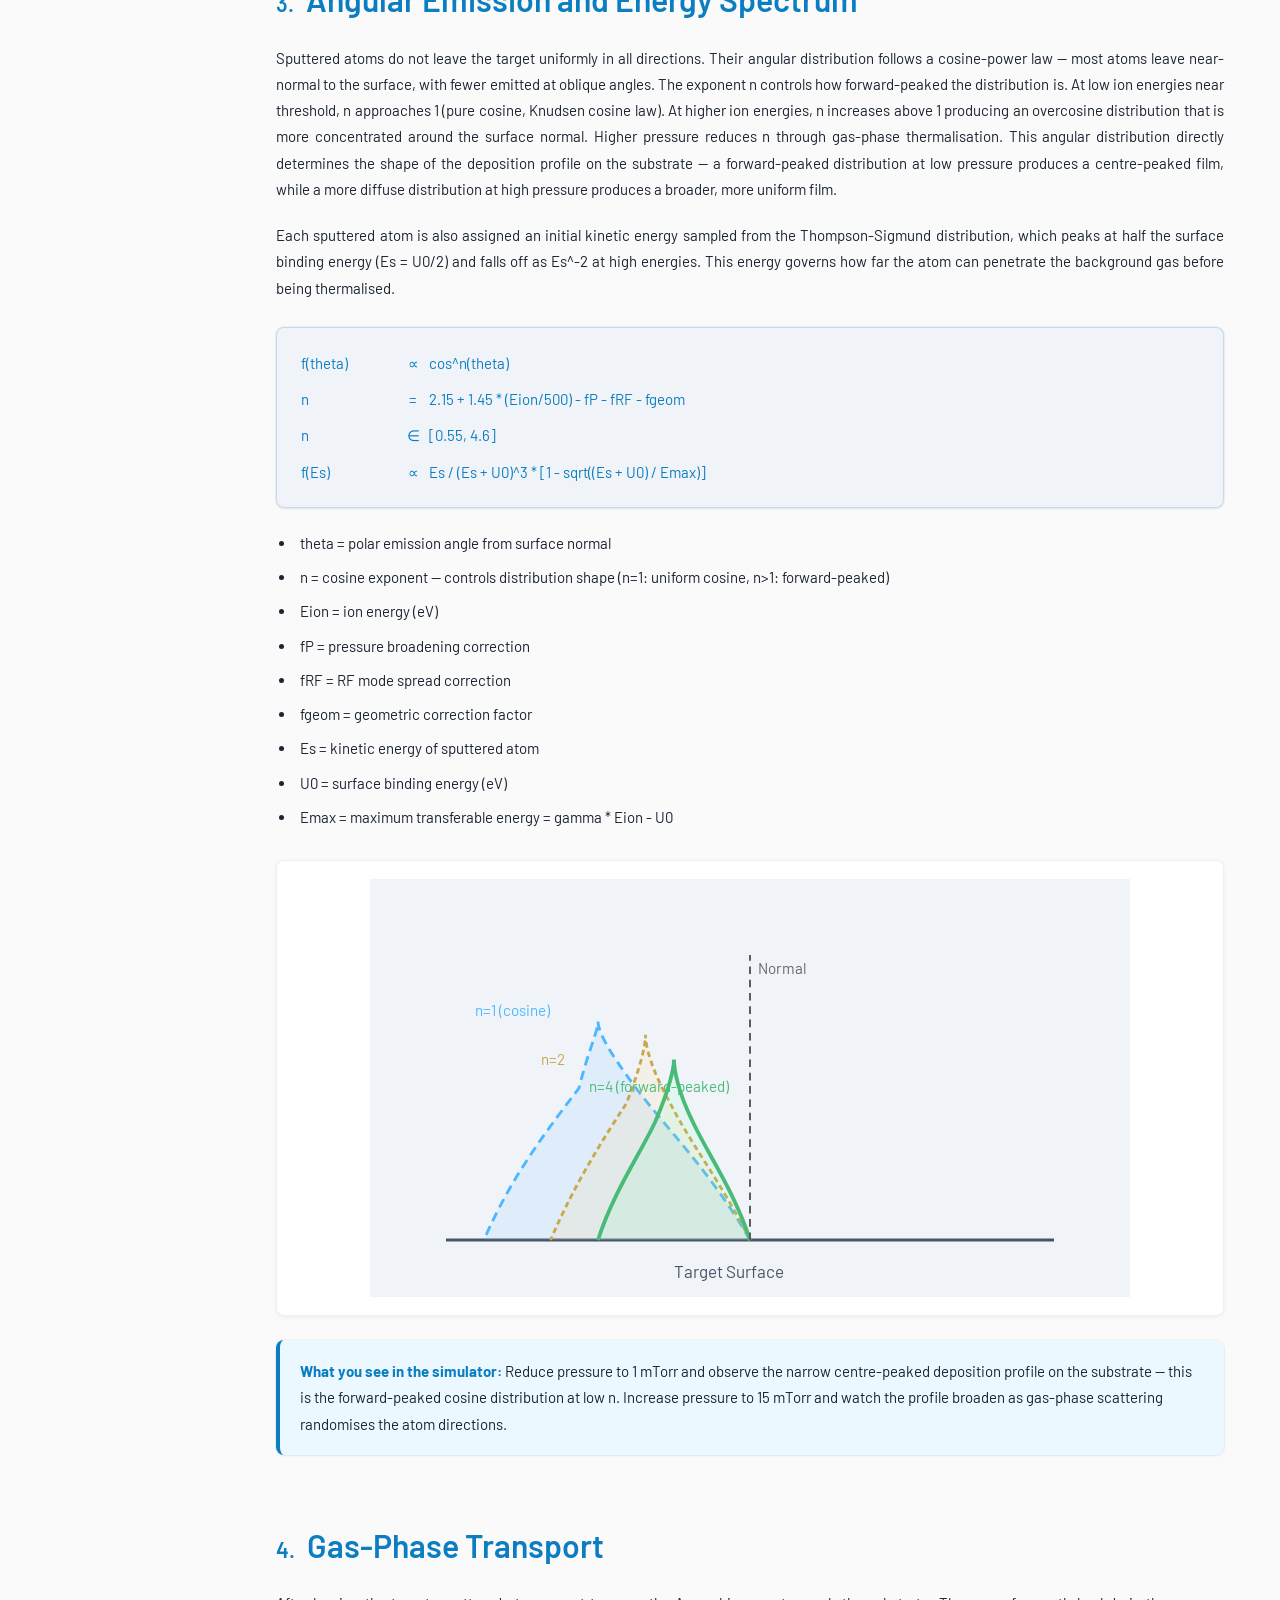
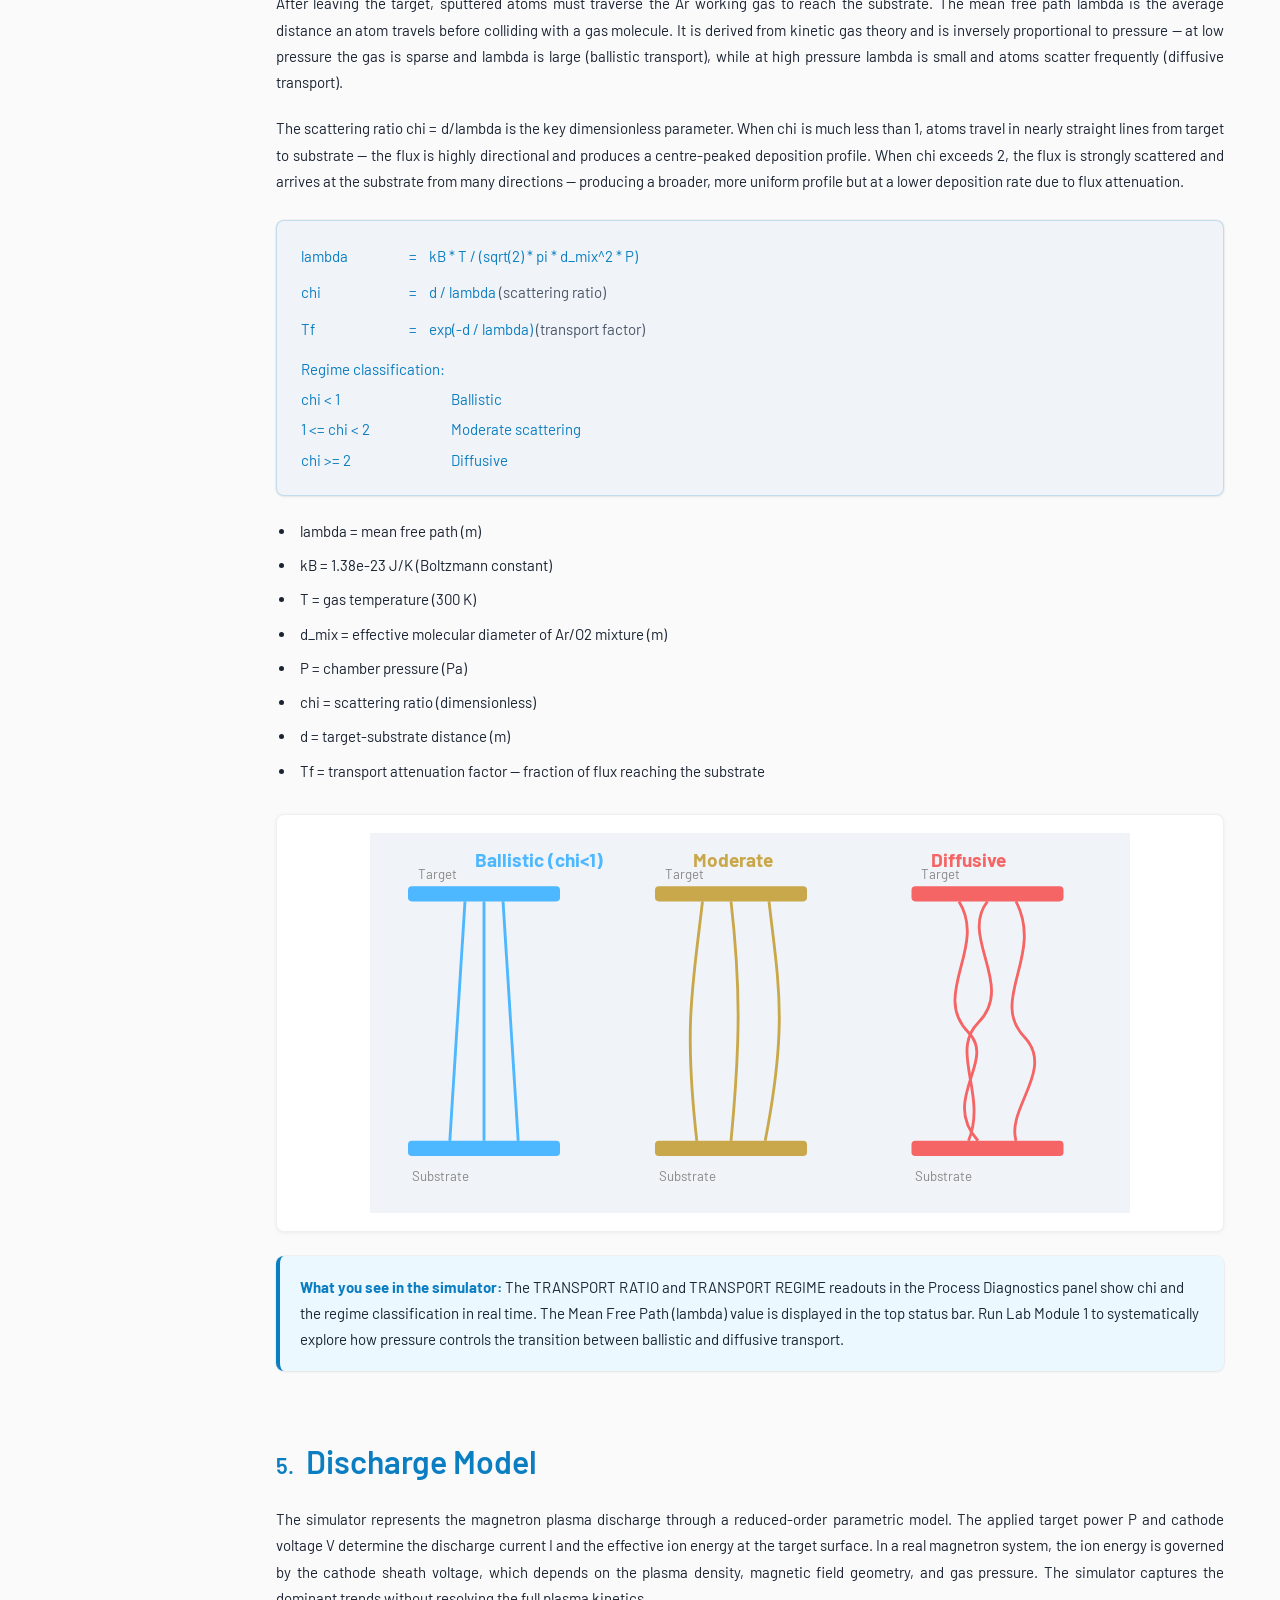
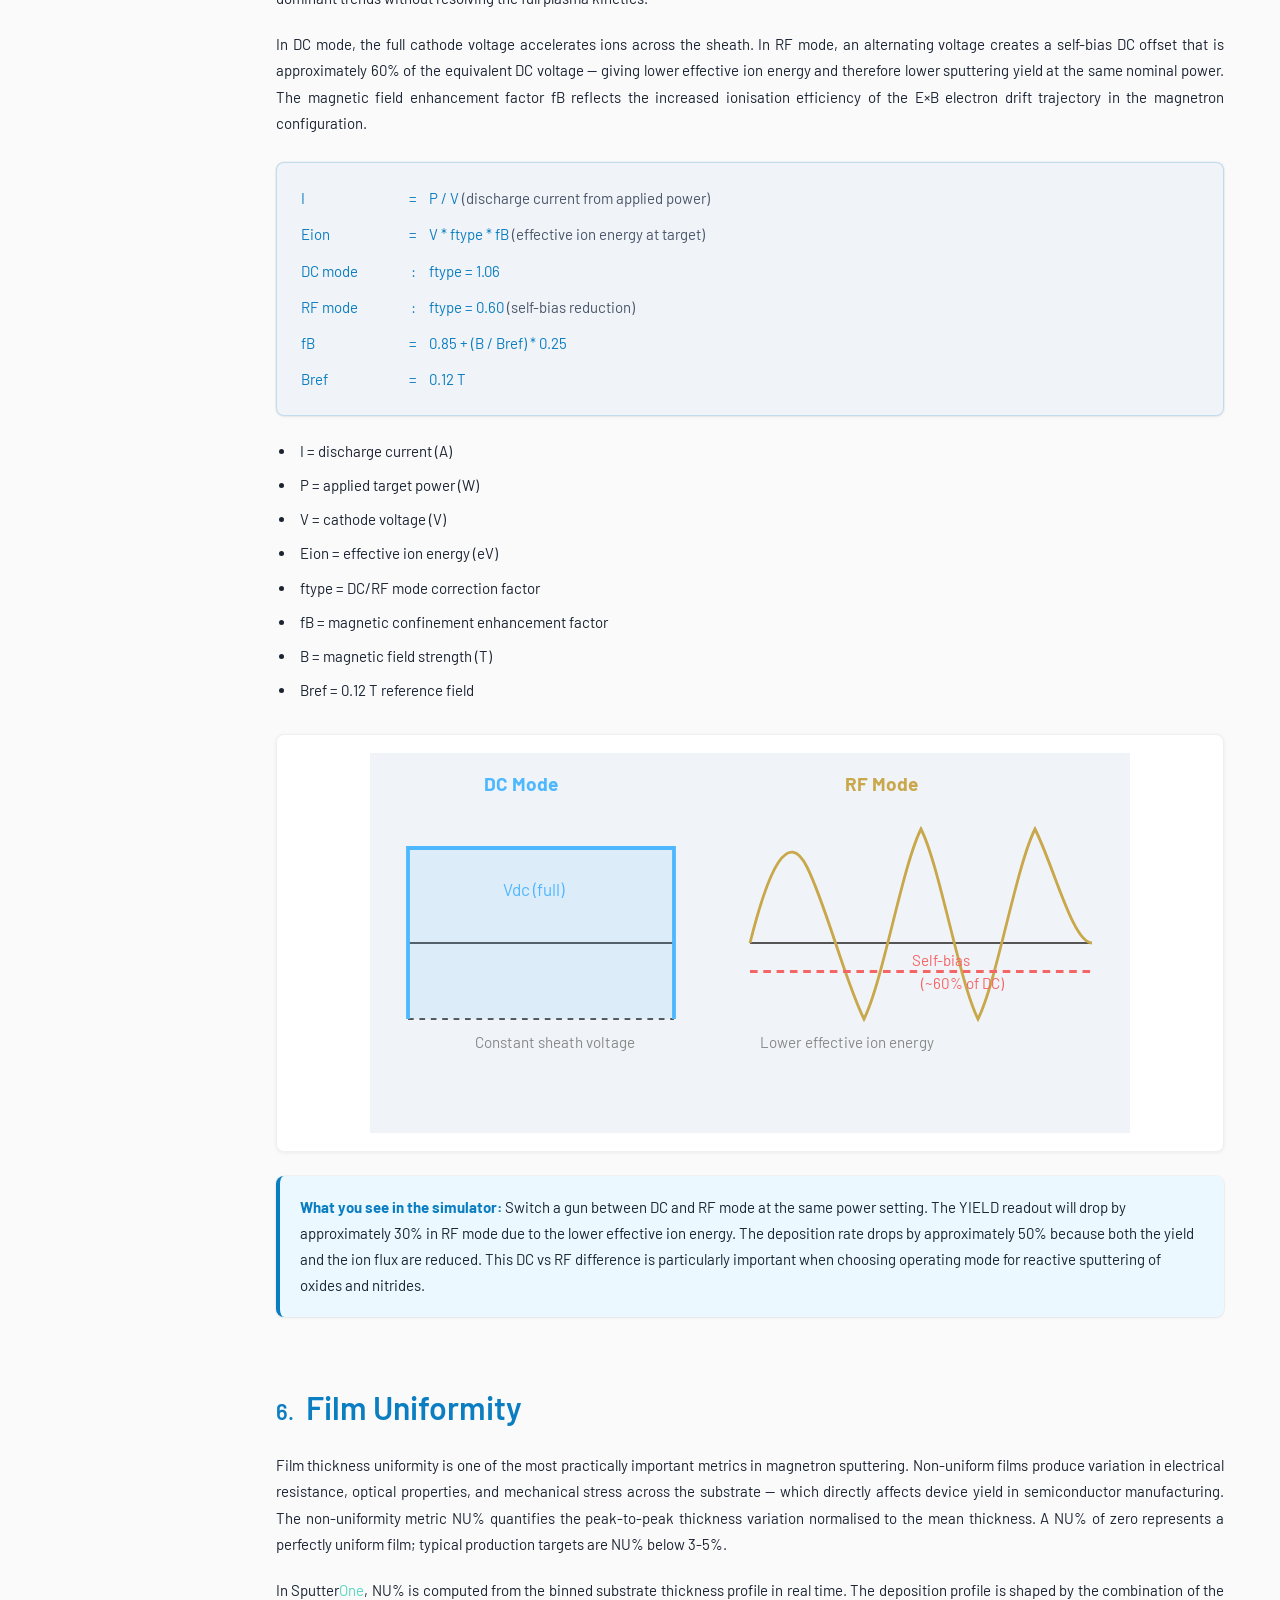
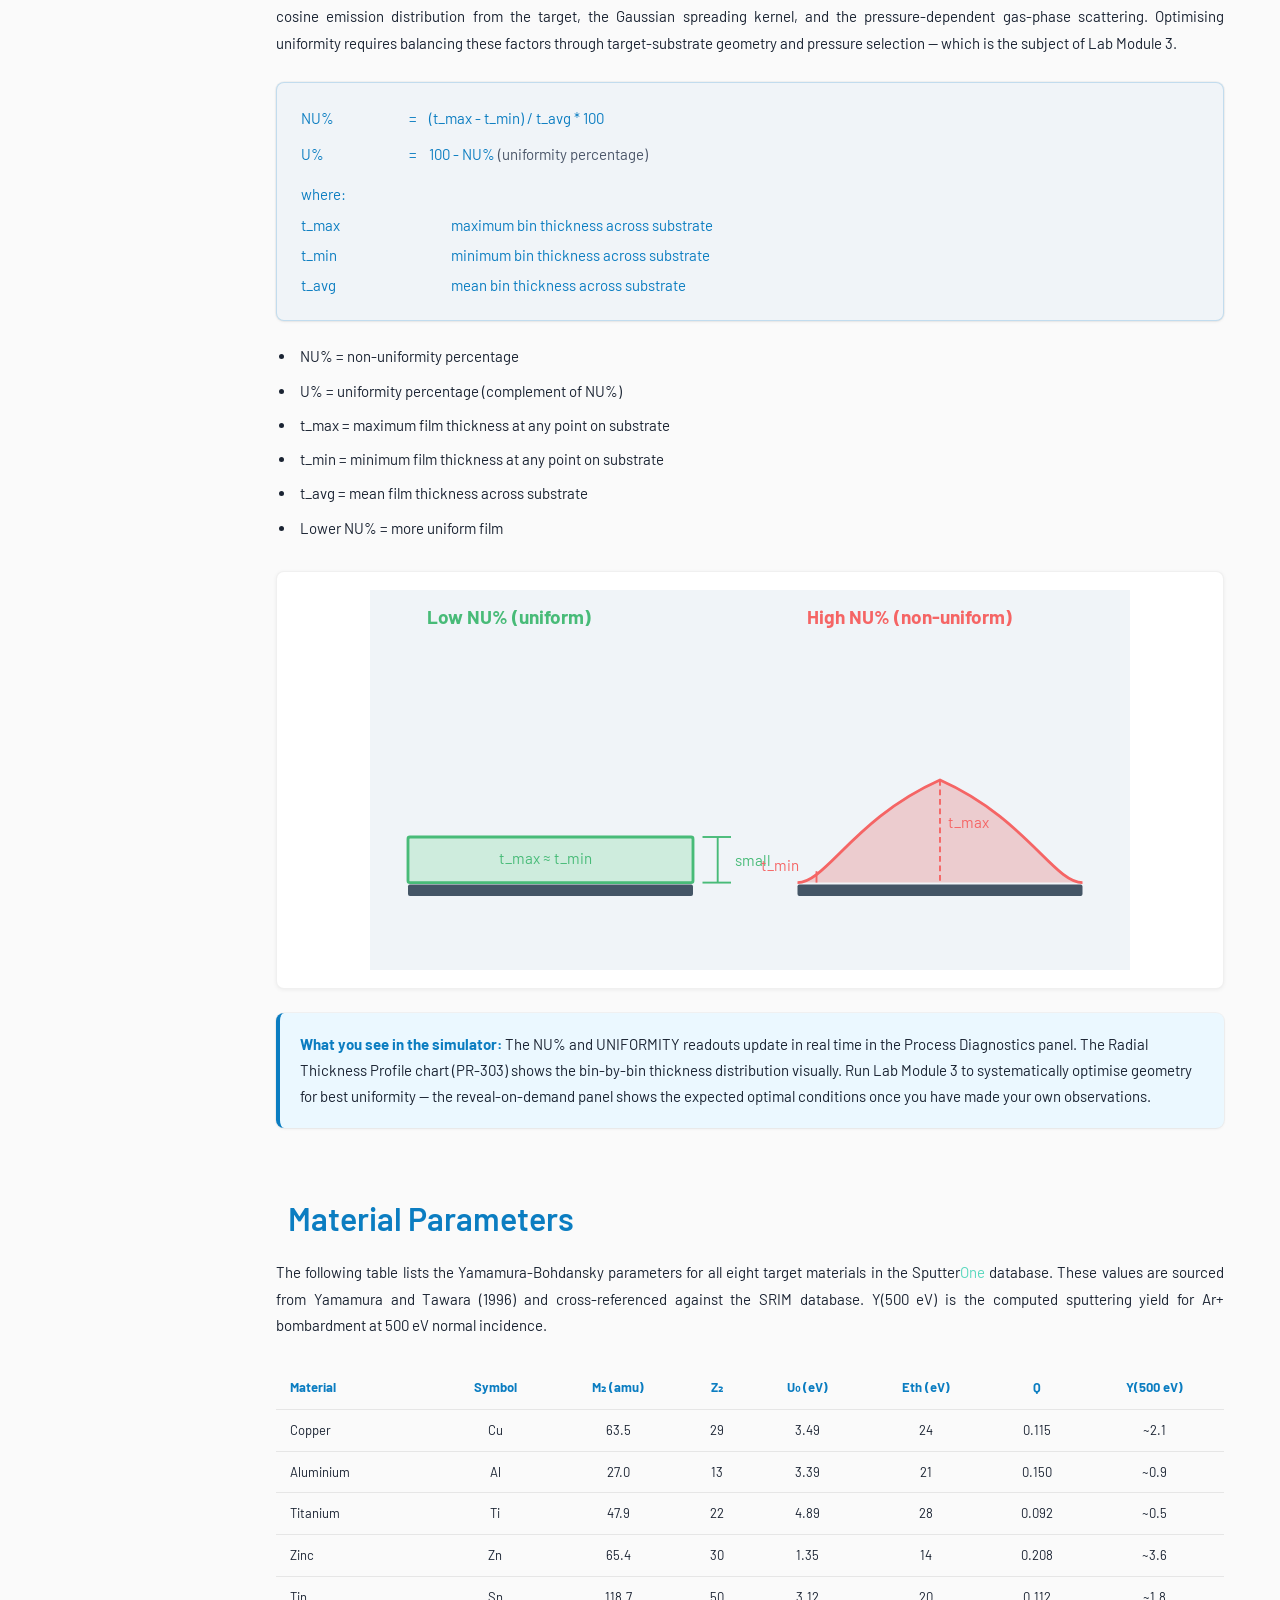
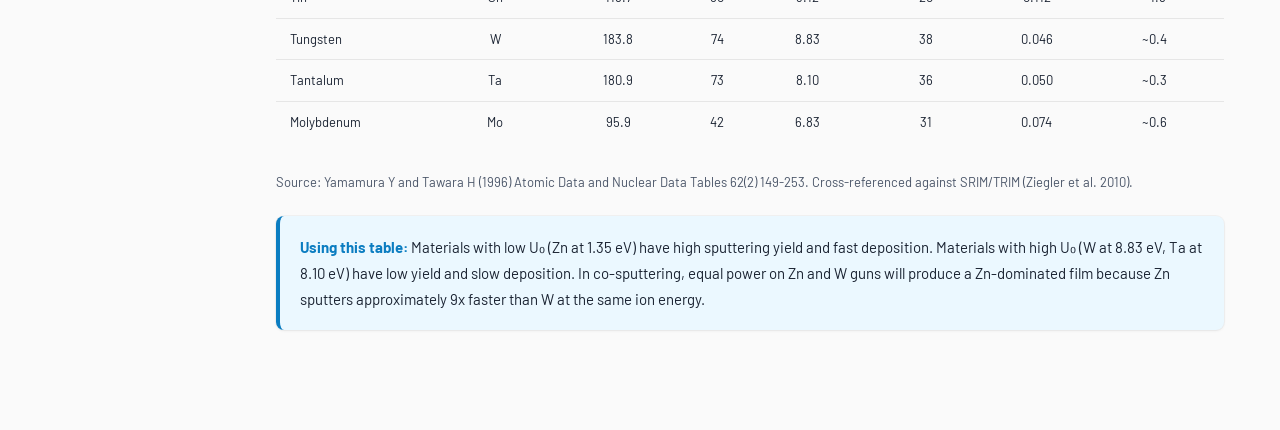
<file: physics.html>
<!DOCTYPE html>
<html lang="en">

<head>
  <meta charset="UTF-8">
  <meta name="viewport" content="width=device-width, initial-scale=1.0">
  <title>Physics Behind the Simulator - SputterOne</title>
  <link href="https://fonts.googleapis.com/css2?family=Barlow:ital,wght@0,300;0,400;0,500;0,600;1,400&family=Barlow+Condensed:wght@600;700&display=swap" rel="stylesheet">

  <style>
    html {
      color-scheme: dark;
      scroll-behavior: smooth;
    }

    *,
    *::before,
    *::after {
      margin: 0;
      padding: 0;
      box-sizing: border-box;
    }

    :root {
      --bg: #FAFAFA;
      --panel: #FFFFFF;
      --panel-2: #F0F4F8;
      --text: #1A2332;
      --muted: #4A5568;
      --dim: #718096;
      --cyan: #0B7DC1;
      --cyan-soft: rgba(11, 125, 193, 0.16);
      --gold: #0B7DC1;
      --gold-l: #3A9FD4;
      --gold-d: #085A8F;
      --brand-mint: #5AD8BE;
      --amber: #B7860B;
      --border: rgba(0, 0, 0, 0.08);
      --success: #48BB78;
      --warning: #ED8936;
      --error: #F56565;
      --sans: 'Barlow', 'Segoe UI', 'Helvetica Neue', Arial, sans-serif;
      --cond: 'Barlow Condensed', 'Arial Narrow', 'Bahnschrift SemiCondensed', sans-serif;
      --mono: 'Barlow', 'Segoe UI', 'Helvetica Neue', Arial, sans-serif;
      --page-pad: 52px;
    }

    body {
      min-height: 100vh;
      background: var(--bg);
      color: var(--text);
      font-family: var(--sans);
      font-size: 15px;
      font-weight: 400;
      line-height: 1.75;
    }

    #nav {
      position: sticky;
      top: 0;
      z-index: 20;
      display: flex;
      align-items: center;
      justify-content: space-between;
      min-height: 52px;
      padding: 0 var(--page-pad);
      border-bottom: 1px solid var(--border);
      background: rgba(13, 17, 23, 0.97);
      backdrop-filter: blur(12px);
    }

    .logo {
      font-family: var(--mono);
      font-size: 11px;
      font-weight: 500;
      letter-spacing: 1.5px;
      text-transform: uppercase;
      color: #E0E0E0;
      text-decoration: none;
    }

    .nav-links {
      display: flex;
      align-items: center;
      gap: 28px;
      font-family: var(--mono);
      font-size: 11px;
      font-weight: 500;
      letter-spacing: 1.5px;
      text-transform: uppercase;
    }

    .nav-links a {
      color: #E0E0E0;
      text-decoration: none;
      transition: color 0.18s ease;
    }

    .nav-links a:hover {
      color: #4DB7FF;
    }

    .physics-layout {
      display: flex;
      min-height: 100vh;
    }

    .physics-sidebar {
      width: 220px;
      min-width: 220px;
      position: sticky;
      top: 60px;
      height: calc(100vh - 60px);
      overflow-y: auto;
      background: #F0F4F8;
      border-right: 1px solid rgba(0,0,0,0.06);
      padding: 24px 0;
    }

    .physics-sidebar-header {
      color: #0B7DC1;
      font-family: var(--mono);
      font-size: 11px;
      font-weight: 500;
      letter-spacing: 1.5px;
      text-transform: uppercase;
      padding: 0 20px 12px 20px;
    }

    .physics-sidebar a {
      display: block;
      padding: 10px 20px;
      color: #4A5568;
      font-size: 13px;
      font-weight: 400;
      text-decoration: none;
      border-left: 3px solid transparent;
      transition: all 0.2s;
    }

    .physics-sidebar a:hover,
    .physics-sidebar a.active {
      color: #0B7DC1;
      border-left: 3px solid #0B7DC1;
      background: rgba(11, 125, 193, 0.06);
    }

    .physics-content {
      flex: 1;
      padding: 40px 56px;
      overflow-y: auto;
      max-width: none;
    }

    .physics-mobile-nav {
      display: none;
      width: 100%;
      margin-bottom: 26px;
      padding: 10px 12px;
      border: 1px solid var(--border);
      background: #F0F4F8;
      color: var(--text);
      font-family: var(--mono);
      font-size: 13px;
      font-weight: 400;
    }

    header {
      margin-bottom: 30px;
    }

    h1 {
      color: #0B7DC1;
      font-size: 48px;
      line-height: 1.05;
      font-weight: 700;
      letter-spacing: 0;
      margin-bottom: 18px;
    }

    .subtitle {
      max-width: none;
      color: var(--muted);
      font-size: 16px;
      font-weight: 400;
      line-height: 1.75;
      text-align: justify;
    }

    .rule {
      width: 100%;
      height: 1px;
      margin-top: 30px;
      background: linear-gradient(90deg, var(--cyan), rgba(11, 125, 193, 0));
    }

    .intro {
      max-width: none;
      margin: 32px 0 54px;
      color: var(--text);
      font-size: 15px;
      text-align: justify;
    }

    section {
      margin-top: 64px;
      padding-top: 8px;
    }

    .section-heading {
      display: flex;
      align-items: baseline;
      gap: 12px;
      margin-bottom: 22px;
    }

    .section-num {
      font-family: var(--mono);
      color: var(--gold);
      font-size: 22px;
      font-weight: 600;
      letter-spacing: 0;
    }

    h2 {
      color: #0B7DC1;
      font-size: 32px;
      line-height: 1.18;
      font-weight: 600;
      letter-spacing: 0;
    }

    h3 {
      color: var(--text);
      font-size: 22px;
      line-height: 1.25;
      font-weight: 600;
      letter-spacing: 0;
    }

    p {
      max-width: none;
      color: var(--text);
      font-size: 15px;
      font-weight: 400;
      line-height: 1.75;
      margin-bottom: 20px;
      text-align: justify;
    }

    .panel {
      background: #FFFFFF;
      border: 1px solid rgba(0,0,0,0.08);
      border-radius: 8px;
      box-shadow: 0 1px 3px rgba(0,0,0,0.06),
                  0 0 0 1px rgba(0,0,0,0.03);
    }

    .equation {
      margin: 26px 0 22px;
      padding: 22px 24px;
      border: 1px solid rgba(11, 125, 193, 0.20);
      border-radius: 8px;
      background: #F0F4F8;
      box-shadow: 0 1px 3px rgba(0,0,0,0.06),
                  0 0 0 1px rgba(0,0,0,0.03);
      color: #0B7DC1;
      font-family: var(--mono);
      font-size: 15px;
      line-height: 1.75;
      text-align: left;
      overflow-x: auto;
    }

    .eq-row {
      display: grid;
      grid-template-columns: 12ch 2ch minmax(0, 1fr);
      column-gap: 8px;
      align-items: baseline;
      min-width: 0;
    }

    .eq-row + .eq-row {
      margin-top: 10px;
    }

    .eq-lhs {
      white-space: nowrap;
    }

    .eq-eq {
      text-align: center;
    }

    .eq-rhs {
      min-width: 0;
      overflow-wrap: anywhere;
    }

    .eq-note {
      color: #4A5568;
    }

    .eq-section {
      margin-top: 14px;
    }

    .eq-table {
      display: grid;
      grid-template-columns: 16ch auto;
      column-gap: 22px;
      row-gap: 4px;
      margin-top: 4px;
    }

    .definitions {
      margin: 0 0 30px 20px;
      max-width: none;
      color: var(--text);
      font-size: 15px;
      font-weight: 400;
      line-height: 1.75;
    }

    .definitions li {
      margin: 8px 0;
      padding-left: 4px;
    }

    .diagram-wrap {
      margin: 28px 0 24px;
      padding: 18px;
      border: 1px solid rgba(0,0,0,0.06);
      border-radius: 8px;
      background: #FFFFFF;
      box-shadow: 0 1px 4px rgba(0,0,0,0.06);
      width: 100%;
      max-width: 100%;
      box-sizing: border-box;
      overflow-x: auto;
    }

    .diagram-wrap svg {
      width: 100%;
      max-width: 760px;
      height: auto;
      display: block;
      margin: 0 auto;
    }

    .callout {
      max-width: none;
      margin-top: 22px;
      padding: 18px 20px;
      border-left: 4px solid #0B7DC1;
      border-radius: 8px;
      background: #EBF8FF;
      box-shadow: 0 1px 3px rgba(0,0,0,0.06),
                  0 0 0 1px rgba(0,0,0,0.03);
      color: #1A2332;
      font-size: 15px;
      font-weight: 400;
      line-height: 1.75;
    }

    .callout strong {
      color: #0B7DC1;
      font-weight: 650;
    }

    svg text {
      font-family: var(--mono);
    }

    @media (max-width: 768px) {
      :root {
        --page-pad: 20px;
      }

      #nav {
        align-items: flex-start;
        flex-direction: column;
        gap: 10px;
        padding-top: 14px;
        padding-bottom: 14px;
      }

      .nav-links {
        flex-wrap: wrap;
        gap: 16px;
      }

      .physics-sidebar {
        display: none;
      }

      .physics-mobile-nav {
        display: block;
      }

      .physics-content {
        padding-top: 38px;
        padding-left: 20px;
        padding-right: 20px;
      }

      .section-heading {
        align-items: flex-start;
        flex-direction: column;
        gap: 4px;
      }
    }
  </style>
</head>

<body>
  <nav id="nav">
    <a class="logo" href="index.html" 
style="display:flex;align-items:center;
gap:8px;text-decoration:none;">
  <img src="sputterone-icon.png" 
  alt="SputterOne" 
  style="width:26px;height:26px;
  object-fit:contain;border-radius:6px;">
  <span style="font-family:'Barlow',
  'Segoe UI',sans-serif;font-size:11px;
  letter-spacing:2px;text-transform:uppercase;
  color:#E0E0E0;">Sputter<span style="color:#5AD8BE;">One</span></span>
</a>
    <div class="nav-links">
      <a href="tutorial.html">Back to Tutorial</a>
      <a href="about.html">About</a>
    </div>
  </nav>

  <div class="physics-layout">
    <aside class="physics-sidebar">
      <div class="physics-sidebar-header">CONTENTS</div>
      <a href="#intro" class="active">Introduction</a>
      <a href="#yield">1. Sputtering Yield</a>
      <a href="#lss">2. Nuclear Stopping</a>
      <a href="#emission">3. Angular Emission</a>
      <a href="#transport">4. Gas-Phase Transport</a>
      <a href="#discharge">5. Discharge Model</a>
      <a href="#uniformity">6. Film Uniformity</a>
      <a href="#materials">Material Parameters</a>
    </aside>

  <main class="physics-content">
    <select class="physics-mobile-nav" aria-label="Physics page sections">
      <option value="#intro">Introduction</option>
      <option value="#yield">1. Sputtering Yield</option>
      <option value="#lss">2. Nuclear Stopping</option>
      <option value="#emission">3. Angular Emission</option>
      <option value="#transport">4. Gas-Phase Transport</option>
      <option value="#discharge">5. Discharge Model</option>
      <option value="#uniformity">6. Film Uniformity</option>
      <option value="#materials">Material Parameters</option>
    </select>
    <header>
      <h1>Physics Behind the Simulator</h1>
      <p class="subtitle">The mathematical models implemented in Sputter<span style="color:#5AD8BE;">One</span> — with explanations, equations, and visual diagrams for each.</p>
      <div class="rule"></div>
    </header>

    <p class="intro" id="intro">Sputter<span style="color:#5AD8BE;">One</span> implements a reduced-order physics framework in which each stage of the magnetron sputtering process — from ion-solid interaction through gas-phase transport to film growth — is represented by an established semi-empirical or kinetic-theory equation. This page documents each model, explains the physical meaning of every variable, and provides a visual diagram connecting the mathematics to what you observe in the simulator. Use this page alongside the tutorial chapters and virtual laboratory modules to develop a complete understanding of the sputtering process.</p>

    <section>
      <div class="section-heading">
        <span class="section-num">1.</span>
        <h2 id="yield">Sputtering Yield</h2>
      </div>

      <p>When an energetic Ar+ ion strikes the target surface, it initiates a collision cascade — a sequence of momentum-transferring binary collisions that propagates through the near-surface lattice. The sputtering yield Y is defined as the mean number of target atoms ejected per incident ion, and is the central quantity governing deposition rate and material selectivity. Y depends on three things: the ion energy E (higher energy gives higher yield up to a broad maximum), the surface binding energy U0 of the target material (more tightly bound atoms are harder to eject, so high-U0 materials like W and Ta have low yield), and a threshold energy Eth below which the ion does not have enough energy to eject any atoms at all. In the simulator, Y is computed using the Yamamura-Bohdansky semi-empirical formula, which reproduces experimentally measured yield values within 8-15% across the full ion energy range used in magnetron sputtering.</p>

      <div class="equation">
        <div class="eq-row">
          <span class="eq-lhs">Y(E)</span>
          <span class="eq-eq">=</span>
          <span class="eq-rhs">Q · Sn*(epsilon) · [1 - (Eth/E)^(2/3)]^0.25 · (1 - Eth/E)^2</span>
        </div>
      </div>

      <ul class="definitions">
        <li>Y = sputtering yield (atoms per ion)</li>
        <li>E = incident ion energy (eV)</li>
        <li>Q = material-dependent scaling constant</li>
        <li>Sn*(epsilon) = universal reduced nuclear stopping cross-section (see Section 2)</li>
        <li>Eth = threshold energy (eV) — minimum ion energy required for sputtering</li>
        <li>The term [1-(Eth/E)^(2/3)]^0.25 captures the steep rise just above threshold</li>
        <li>The term (1-Eth/E)^2 provides the near-threshold cutoff behaviour</li>
      </ul>

      <div class="diagram-wrap" aria-label="Sputtering yield versus ion energy diagram">
        <svg width="400" height="220" viewBox="0 0 400 220" role="img">
          <rect x="0" y="0" width="400" height="220" fill="#F0F4F8"></rect>
          <line x1="54" y1="178" x2="360" y2="178" stroke="#4A5568" stroke-width="1"></line>
          <line x1="54" y1="178" x2="54" y2="28" stroke="#4A5568" stroke-width="1"></line>
          <g fill="#4A5568" font-size="9">
            <text x="50" y="195">0</text>
            <text x="122" y="195">500</text>
            <text x="194" y="195">1000</text>
            <text x="271" y="195">1500</text>
            <text x="344" y="195">2000</text>
            <text x="28" y="181">0</text>
            <text x="28" y="144">1</text>
            <text x="28" y="106">2</text>
            <text x="28" y="69">3</text>
            <text x="28" y="32">4</text>
            <text x="166" y="213">Ion Energy (eV)</text>
          </g>
          <text x="-139" y="16" transform="rotate(-90)" fill="#4A5568" font-size="9">Yield Y (atoms/ion)</text>
          <path d="M54 178 C58 178, 58 178, 59 178 C66 176, 77 159, 92 134 C116 94, 151 61, 205 52 C244 46, 291 54, 360 70" fill="none" stroke="#4DB7FF" stroke-width="3"></path>
          <line x1="59" y1="178" x2="83" y2="153" stroke="#C9A84C" stroke-width="1.2" marker-end="url(#arrowGold)"></line>
          <text x="86" y="150" fill="#C9A84C" font-size="9">Threshold</text>
          <line x1="215" y1="48" x2="204" y2="54" stroke="#C9A84C" stroke-width="1.2" marker-end="url(#arrowGold)"></line>
          <text x="224" y="47" fill="#C9A84C" font-size="9">Peak region</text>
          <text x="172" y="85" fill="#4DB7FF" font-size="9">Cu (Q=0.115, Eth=24 eV)</text>
          <defs>
            <marker id="arrowGold" markerWidth="8" markerHeight="8" refX="6" refY="3" orient="auto" markerUnits="strokeWidth">
              <path d="M0,0 L0,6 L7,3 z" fill="#C9A84C"></path>
            </marker>
          </defs>
        </svg>
      </div>

      <div class="callout"><strong>What you see in the simulator:</strong> The MAX YIELD readout in the Quick Indicators panel shows Y for the current ion energy. Increase the power slider and watch Y increase. Switch from Cu to W and observe how the lower yamQ and higher U0 of W dramatically reduces the yield — and therefore the deposition rate.</div>
    </section>

    <section>
      <div class="section-heading">
        <span class="section-num">2.</span>
        <h2 id="lss">Nuclear Stopping — The LSS Function</h2>
      </div>

      <p>The nuclear stopping term Sn*(epsilon) quantifies how effectively an ion transfers momentum to target atoms through nuclear (elastic) collisions as opposed to electronic (inelastic) excitations. It is evaluated using the universal Lindhard-Scharff-Schiott (LSS) function, which expresses the stopping cross-section as a function of the dimensionless reduced energy epsilon. The reduced energy epsilon scales the actual ion energy E relative to the characteristic electrostatic interaction energy between the projectile and target nuclei — it accounts for the atomic numbers z1 and z2 and masses M1 and M2 of the projectile and target respectively. At low epsilon (low ion energy or heavy target), nuclear stopping dominates and Sn* is large. At high epsilon the ion moves too fast for efficient nuclear energy transfer and Sn* decreases. For typical magnetron sputtering conditions (Ar+ at 200-800 eV on metals), epsilon falls in the range 2-10 where Sn* is significant but below its peak value.</p>

      <div class="equation">
        <div class="eq-row">
          <span class="eq-lhs">Sn*(epsilon)</span>
          <span class="eq-eq">=</span>
          <span class="eq-rhs">[3.441 · sqrt(epsilon) · ln(epsilon + e)] / [1 + 6.355 · sqrt(epsilon) + epsilon · (6.882 · sqrt(epsilon) - 1.708)]</span>
        </div>
      </div>

      <div class="equation">
        <div class="eq-row">
          <span class="eq-lhs">epsilon</span>
          <span class="eq-eq">=</span>
          <span class="eq-rhs">32.53 · gamma · E / [z1 · z2 · (z1^0.23 + z2^0.23)]</span>
        </div>
        <div class="eq-row">
          <span class="eq-lhs">gamma</span>
          <span class="eq-eq">=</span>
          <span class="eq-rhs">4 · M1 · M2 / (M1 + M2)^2</span>
        </div>
      </div>

      <ul class="definitions">
        <li>epsilon = dimensionless reduced energy</li>
        <li>gamma = kinematic energy transfer factor</li>
        <li>z1 = 18 (Ar projectile atomic number)</li>
        <li>z2 = target atomic number</li>
        <li>M1 = 39.95 amu (Ar mass)</li>
        <li>M2 = target atomic mass (amu)</li>
        <li>e = Euler's number (2.718)</li>
      </ul>

      <div class="diagram-wrap" aria-label="LSS nuclear stopping curve diagram">
        <svg width="400" height="220" viewBox="0 0 400 220" role="img">
          <rect x="0" y="0" width="400" height="220" fill="#F0F4F8"></rect>
          <rect x="248" y="34" width="49" height="144" fill="rgba(77,183,255,0.16)"></rect>
          <line x1="54" y1="178" x2="360" y2="178" stroke="#4A5568" stroke-width="1"></line>
          <line x1="54" y1="178" x2="54" y2="28" stroke="#4A5568" stroke-width="1"></line>
          <g fill="#4A5568" font-size="9">
            <text x="44" y="195">0.01</text>
            <text x="118" y="195">0.1</text>
            <text x="198" y="195">1</text>
            <text x="273" y="195">10</text>
            <text x="344" y="195">100</text>
            <text x="28" y="181">0</text>
            <text x="22" y="151">0.1</text>
            <text x="22" y="120">0.2</text>
            <text x="22" y="89">0.3</text>
            <text x="22" y="58">0.4</text>
            <text x="22" y="32">0.5</text>
            <text x="154" y="213">Reduced energy epsilon</text>
          </g>
          <text x="-129" y="16" transform="rotate(-90)" fill="#4A5568" font-size="9">Sn*(epsilon)</text>
          <path d="M54 174 C72 160, 89 118, 100 78 C111 43, 128 35, 143 50 C166 74, 187 94, 216 112 C256 137, 310 151, 360 160" fill="none" stroke="#4DB7FF" stroke-width="3"></path>
          <text x="226" y="48" fill="#4DB7FF" font-size="8">Typical</text>
          <text x="224" y="60" fill="#4DB7FF" font-size="8">magnetron range</text>
          <text x="256" y="72" fill="#4DB7FF" font-size="8">epsilon=2-10</text>
        </svg>
      </div>

      <div class="callout"><strong>What you see in the simulator:</strong> The LSS function is evaluated every frame for each active gun. The YIELD readout reflects both Sn*(epsilon) and the material Q value. Heavy materials like W and Ta have large z2 values which increase the denominator of epsilon, shifting the operating point on the LSS curve.</div>
    </section>

    <section>
      <div class="section-heading">
        <span class="section-num">3.</span>
        <h2 id="emission">Angular Emission and Energy Spectrum</h2>
      </div>

      <p>Sputtered atoms do not leave the target 
      uniformly in all directions. Their angular 
      distribution follows a cosine-power law — 
      most atoms leave near-normal to the surface, 
      with fewer emitted at oblique angles. The 
      exponent n controls how forward-peaked the 
      distribution is. At low ion energies near 
      threshold, n approaches 1 (pure cosine, 
      Knudsen cosine law). At higher ion energies, 
      n increases above 1 producing an overcosine 
      distribution that is more concentrated 
      around the surface normal. Higher pressure 
      reduces n through gas-phase thermalisation. 
      This angular distribution directly determines 
      the shape of the deposition profile on the 
      substrate — a forward-peaked distribution 
      at low pressure produces a centre-peaked 
      film, while a more diffuse distribution at 
      high pressure produces a broader, more 
      uniform film.</p>

      <p>Each sputtered atom is also assigned an 
      initial kinetic energy sampled from the 
      Thompson-Sigmund distribution, which peaks 
      at half the surface binding energy (Es = 
      U0/2) and falls off as Es^-2 at high 
      energies. This energy governs how far the 
      atom can penetrate the background gas before 
      being thermalised.</p>

      <div class="equation">
        <div class="eq-row">
          <span class="eq-lhs">f(theta)</span>
          <span class="eq-eq">∝</span>
          <span class="eq-rhs">cos^n(theta)</span>
        </div>
        <div class="eq-row">
          <span class="eq-lhs">n</span>
          <span class="eq-eq">=</span>
          <span class="eq-rhs">2.15 + 1.45 * (Eion/500) - fP - fRF - fgeom</span>
        </div>
        <div class="eq-row">
          <span class="eq-lhs">n</span>
          <span class="eq-eq">∈</span>
          <span class="eq-rhs">[0.55, 4.6]</span>
        </div>
        <div class="eq-row eq-section">
          <span class="eq-lhs">f(Es)</span>
          <span class="eq-eq">∝</span>
          <span class="eq-rhs">Es / (Es + U0)^3 * [1 - sqrt((Es + U0) / Emax)]</span>
        </div>
      </div>

      <ul class="definitions">
        <li>theta = polar emission angle from 
        surface normal</li>
        <li>n = cosine exponent — controls 
        distribution shape (n=1: uniform cosine, 
        n>1: forward-peaked)</li>
        <li>Eion = ion energy (eV)</li>
        <li>fP = pressure broadening correction</li>
        <li>fRF = RF mode spread correction</li>
        <li>fgeom = geometric correction factor</li>
        <li>Es = kinetic energy of sputtered atom</li>
        <li>U0 = surface binding energy (eV)</li>
        <li>Emax = maximum transferable energy = 
        gamma * Eion - U0</li>
      </ul>

      <div class="diagram-wrap" 
      aria-label="Cosine emission distribution diagram">
        <svg width="400" height="220" 
        viewBox="0 0 400 220" role="img">
          <rect width="400" height="220" 
          fill="#F0F4F8"/>
          <!-- Target surface line -->
          <line x1="40" y1="190" x2="360" y2="190" 
          stroke="#4A5568" stroke-width="1.5"/>
          <text x="160" y="210" fill="#4A5568" 
          font-size="9">Target Surface</text>
          <!-- n=1 cosine (widest) -->
          <path d="M200,190 
            C180,155 155,130 140,110 
            C125,90 120,80 120,75 
            C120,80 115,90 110,110 
            C95,130 75,155 60,190" 
          fill="rgba(100,180,255,0.12)" 
          stroke="#4DB7FF" stroke-width="1.5"
          stroke-dasharray="5,3"/>
          <text x="55" y="72" fill="#4DB7FF" 
          font-size="8">n=1 (cosine)</text>
          <!-- n=2 moderate -->
          <path d="M200,190 
            C185,160 168,138 158,118 
            C148,100 145,88 145,82 
            C145,88 142,100 135,118 
            C122,138 108,160 95,190" 
          fill="rgba(255,200,80,0.10)" 
          stroke="#C9A84C" stroke-width="1.5"
          stroke-dasharray="3,2"/>
          <text x="90" y="98" fill="#C9A84C" 
          font-size="8">n=2</text>
          <!-- n=4 forward-peaked (narrowest) -->
          <path d="M200,190 
            C192,165 178,145 170,128 
            C162,112 160,100 160,95 
            C160,100 157,112 150,128 
            C142,145 128,165 120,190" 
          fill="rgba(100,255,180,0.10)" 
          stroke="#48BB78" stroke-width="2"/>
          <text x="115" y="112" fill="#48BB78" 
          font-size="8">n=4 (forward-peaked)</text>
          <!-- Normal direction arrow -->
          <line x1="200" y1="190" x2="200" y2="40" 
          stroke="#555" stroke-width="1" 
          stroke-dasharray="4,3"/>
          <text x="204" y="50" fill="#666" 
          font-size="8">Normal</text>
        </svg>
      </div>

      <div class="callout">
        <strong>What you see in the simulator:</strong>
        Reduce pressure to 1 mTorr and observe the 
        narrow centre-peaked deposition profile on 
        the substrate — this is the forward-peaked 
        cosine distribution at low n. Increase 
        pressure to 15 mTorr and watch the profile 
        broaden as gas-phase scattering randomises 
        the atom directions.
      </div>
    </section>

    <section>
      <div class="section-heading">
        <span class="section-num">4.</span>
        <h2 id="transport">Gas-Phase Transport</h2>
      </div>

      <p>After leaving the target, sputtered atoms 
      must traverse the Ar working gas to reach the 
      substrate. The mean free path lambda is the 
      average distance an atom travels before 
      colliding with a gas molecule. It is derived 
      from kinetic gas theory and is inversely 
      proportional to pressure — at low pressure 
      the gas is sparse and lambda is large 
      (ballistic transport), while at high pressure 
      lambda is small and atoms scatter frequently 
      (diffusive transport).</p>

      <p>The scattering ratio chi = d/lambda is the 
      key dimensionless parameter. When chi is much 
      less than 1, atoms travel in nearly straight 
      lines from target to substrate — the flux is 
      highly directional and produces a 
      centre-peaked deposition profile. When chi 
      exceeds 2, the flux is strongly scattered and 
      arrives at the substrate from many directions 
      — producing a broader, more uniform profile 
      but at a lower deposition rate due to flux 
      attenuation.</p>

      <div class="equation">
        <div class="eq-row">
          <span class="eq-lhs">lambda</span>
          <span class="eq-eq">=</span>
          <span class="eq-rhs">kB * T / (sqrt(2) * pi * d_mix^2 * P)</span>
        </div>
        <div class="eq-row">
          <span class="eq-lhs">chi</span>
          <span class="eq-eq">=</span>
          <span class="eq-rhs">d / lambda <span class="eq-note">(scattering ratio)</span></span>
        </div>
        <div class="eq-row">
          <span class="eq-lhs">Tf</span>
          <span class="eq-eq">=</span>
          <span class="eq-rhs">exp(-d / lambda) <span class="eq-note">(transport factor)</span></span>
        </div>
        <div class="eq-section">Regime classification:</div>
        <div class="eq-table">
          <span>chi &lt; 1</span><span>Ballistic</span>
          <span>1 &lt;= chi &lt; 2</span><span>Moderate scattering</span>
          <span>chi &gt;= 2</span><span>Diffusive</span>
        </div>
      </div>

      <ul class="definitions">
        <li>lambda = mean free path (m)</li>
        <li>kB = 1.38e-23 J/K 
        (Boltzmann constant)</li>
        <li>T = gas temperature (300 K)</li>
        <li>d_mix = effective molecular diameter 
        of Ar/O2 mixture (m)</li>
        <li>P = chamber pressure (Pa)</li>
        <li>chi = scattering ratio 
        (dimensionless)</li>
        <li>d = target-substrate distance (m)</li>
        <li>Tf = transport attenuation factor — 
        fraction of flux reaching the substrate</li>
      </ul>

      <div class="diagram-wrap" 
      aria-label="Transport regime diagram">
        <svg width="400" height="200" 
        viewBox="0 0 400 200" role="img">
          <rect width="400" height="200" 
          fill="#F0F4F8"/>
          <!-- Labels -->
          <text x="55" y="18" fill="#4DB7FF" 
          font-size="10" font-weight="bold">
          Ballistic (chi&lt;1)</text>
          <text x="170" y="18" fill="#C9A84C" 
          font-size="10" font-weight="bold">
          Moderate</text>
          <text x="295" y="18" fill="#F56565" 
          font-size="10" font-weight="bold">
          Diffusive</text>
          <!-- Target bars -->
          <rect x="20" y="28" width="80" 
          height="8" fill="#4DB7FF" rx="2"/>
          <rect x="150" y="28" width="80" 
          height="8" fill="#C9A84C" rx="2"/>
          <rect x="285" y="28" width="80" 
          height="8" fill="#F56565" rx="2"/>
          <!-- Substrate bars -->
          <rect x="20" y="162" width="80" 
          height="8" fill="#4DB7FF" rx="2"/>
          <rect x="150" y="162" width="80" 
          height="8" fill="#C9A84C" rx="2"/>
          <rect x="285" y="162" width="80" 
          height="8" fill="#F56565" rx="2"/>
          <!-- Ballistic: straight arrows -->
          <line x1="50" y1="36" x2="42" y2="162" 
          stroke="#4DB7FF" stroke-width="1.5"/>
          <line x1="60" y1="36" x2="60" y2="162" 
          stroke="#4DB7FF" stroke-width="1.5"/>
          <line x1="70" y1="36" x2="78" y2="162" 
          stroke="#4DB7FF" stroke-width="1.5"/>
          <!-- Moderate: slight kinks -->
          <path d="M175,36 C170,80 165,100 172,162" 
          fill="none" stroke="#C9A84C" 
          stroke-width="1.5"/>
          <path d="M190,36 C195,80 195,110 190,162" 
          fill="none" stroke="#C9A84C" 
          stroke-width="1.5"/>
          <path d="M210,36 C215,80 220,100 208,162" 
          fill="none" stroke="#C9A84C" 
          stroke-width="1.5"/>
          <!-- Diffusive: random walks -->
          <path d="M310,36 C325,60 295,85 
          315,105 C330,120 300,140 320,162" 
          fill="none" stroke="#F56565" 
          stroke-width="1.5"/>
          <path d="M325,36 C310,55 340,80 
          320,100 C305,115 325,138 315,162" 
          fill="none" stroke="#F56565" 
          stroke-width="1.5"/>
          <path d="M340,36 C355,65 325,88 
          345,108 C360,125 335,145 340,162" 
          fill="none" stroke="#F56565" 
          stroke-width="1.5"/>
          <!-- Target/Substrate labels -->
          <text x="25" y="24" fill="#888" 
          font-size="7">Target</text>
          <text x="155" y="24" fill="#888" 
          font-size="7">Target</text>
          <text x="290" y="24" fill="#888" 
          font-size="7">Target</text>
          <text x="22" y="183" fill="#888" 
          font-size="7">Substrate</text>
          <text x="152" y="183" fill="#888" 
          font-size="7">Substrate</text>
          <text x="287" y="183" fill="#888" 
          font-size="7">Substrate</text>
        </svg>
      </div>

      <div class="callout">
        <strong>What you see in the simulator:</strong>
        The TRANSPORT RATIO and TRANSPORT REGIME 
        readouts in the Process Diagnostics panel 
        show chi and the regime classification in 
        real time. The Mean Free Path (lambda) 
        value is displayed in the top status bar. 
        Run Lab Module 1 to systematically explore 
        how pressure controls the transition between 
        ballistic and diffusive transport.
      </div>
    </section>

    <section>
      <div class="section-heading">
        <span class="section-num">5.</span>
        <h2 id="discharge">Discharge Model</h2>
      </div>

      <p>The simulator represents the magnetron 
      plasma discharge through a reduced-order 
      parametric model. The applied target power P 
      and cathode voltage V determine the discharge 
      current I and the effective ion energy at the 
      target surface. In a real magnetron system, 
      the ion energy is governed by the cathode 
      sheath voltage, which depends on the plasma 
      density, magnetic field geometry, and gas 
      pressure. The simulator captures the dominant 
      trends without resolving the full plasma 
      kinetics.</p>

      <p>In DC mode, the full cathode voltage 
      accelerates ions across the sheath. In RF 
      mode, an alternating voltage creates a 
      self-bias DC offset that is approximately 
      60% of the equivalent DC voltage — giving 
      lower effective ion energy and therefore 
      lower sputtering yield at the same nominal 
      power. The magnetic field enhancement factor 
      fB reflects the increased ionisation 
      efficiency of the E×B electron drift 
      trajectory in the magnetron configuration.</p>

      <div class="equation">
        <div class="eq-row">
          <span class="eq-lhs">I</span>
          <span class="eq-eq">=</span>
          <span class="eq-rhs">P / V <span class="eq-note">(discharge current from applied power)</span></span>
        </div>
        <div class="eq-row">
          <span class="eq-lhs">Eion</span>
          <span class="eq-eq">=</span>
          <span class="eq-rhs">V * ftype * fB <span class="eq-note">(effective ion energy at target)</span></span>
        </div>
        <div class="eq-row">
          <span class="eq-lhs">DC mode</span>
          <span class="eq-eq">:</span>
          <span class="eq-rhs">ftype = 1.06</span>
        </div>
        <div class="eq-row">
          <span class="eq-lhs">RF mode</span>
          <span class="eq-eq">:</span>
          <span class="eq-rhs">ftype = 0.60 <span class="eq-note">(self-bias reduction)</span></span>
        </div>
        <div class="eq-row">
          <span class="eq-lhs">fB</span>
          <span class="eq-eq">=</span>
          <span class="eq-rhs">0.85 + (B / Bref) * 0.25</span>
        </div>
        <div class="eq-row">
          <span class="eq-lhs">Bref</span>
          <span class="eq-eq">=</span>
          <span class="eq-rhs">0.12 T</span>
        </div>
      </div>

      <ul class="definitions">
        <li>I = discharge current (A)</li>
        <li>P = applied target power (W)</li>
        <li>V = cathode voltage (V)</li>
        <li>Eion = effective ion energy (eV)</li>
        <li>ftype = DC/RF mode correction factor</li>
        <li>fB = magnetic confinement 
        enhancement factor</li>
        <li>B = magnetic field strength (T)</li>
        <li>Bref = 0.12 T reference field</li>
      </ul>

      <div class="diagram-wrap" 
      aria-label="DC versus RF voltage diagram">
        <svg width="400" height="200" 
        viewBox="0 0 400 200" role="img">
          <rect width="400" height="200" 
          fill="#F0F4F8"/>
          <!-- DC panel -->
          <text x="60" y="20" fill="#4DB7FF" 
          font-size="10" 
          font-weight="bold">DC Mode</text>
          <line x1="20" y1="100" x2="160" y2="100" 
          stroke="#555" stroke-width="1"/>
          <line x1="20" y1="140" x2="160" y2="140" 
          stroke="#555" stroke-width="1" 
          stroke-dasharray="3,3"/>
          <path d="M20,140 L20,50 L160,50 L160,140" 
          fill="rgba(77,183,255,0.12)" 
          stroke="#4DB7FF" stroke-width="2"/>
          <text x="70" y="75" fill="#4DB7FF" 
          font-size="9">Vdc (full)</text>
          <text x="55" y="155" fill="#888" 
          font-size="8">Constant sheath voltage</text>
          <!-- RF panel -->
          <text x="250" y="20" fill="#C9A84C" 
          font-size="10" 
          font-weight="bold">RF Mode</text>
          <line x1="200" y1="100" x2="380" y2="100" 
          stroke="#555" stroke-width="1"/>
          <!-- RF waveform -->
          <path d="M200,100 C210,60 220,40 230,60 
          C240,80 250,120 260,140 C270,120 280,60 
          290,40 C300,60 310,120 320,140 
          C330,120 340,60 350,40 C360,60 
          370,100 380,100" 
          fill="none" stroke="#C9A84C" 
          stroke-width="1.5"/>
          <!-- Self-bias line -->
          <line x1="200" y1="115" x2="380" y2="115" 
          stroke="#F56565" stroke-width="1.5" 
          stroke-dasharray="4,3"/>
          <text x="285" y="112" fill="#F56565" 
          font-size="8">Self-bias</text>
          <text x="290" y="124" fill="#F56565" 
          font-size="8">(~60% of DC)</text>
          <text x="205" y="155" fill="#888" 
          font-size="8">Lower effective ion energy</text>
        </svg>
      </div>

      <div class="callout">
        <strong>What you see in the simulator:</strong>
        Switch a gun between DC and RF mode at the 
        same power setting. The YIELD readout will 
        drop by approximately 30% in RF mode due 
        to the lower effective ion energy. The 
        deposition rate drops by approximately 50% 
        because both the yield and the ion flux 
        are reduced. This DC vs RF difference is 
        particularly important when choosing 
        operating mode for reactive sputtering 
        of oxides and nitrides.
      </div>
    </section>

    <section>
      <div class="section-heading">
        <span class="section-num">6.</span>
        <h2 id="uniformity">Film Uniformity</h2>
      </div>

      <p>Film thickness uniformity is one of the 
      most practically important metrics in 
      magnetron sputtering. Non-uniform films 
      produce variation in electrical resistance, 
      optical properties, and mechanical stress 
      across the substrate — which directly affects 
      device yield in semiconductor manufacturing. 
      The non-uniformity metric NU% quantifies the 
      peak-to-peak thickness variation normalised 
      to the mean thickness. A NU% of zero 
      represents a perfectly uniform film; typical 
      production targets are NU% below 3-5%.</p>

      <p>In Sputter<span style="color:#5AD8BE;">One</span>, NU% is computed from the 
      binned substrate thickness profile in real 
      time. The deposition profile is shaped by 
      the combination of the cosine emission 
      distribution from the target, the Gaussian 
      spreading kernel, and the pressure-dependent 
      gas-phase scattering. Optimising uniformity 
      requires balancing these factors through 
      target-substrate geometry and pressure 
      selection — which is the subject of Lab 
      Module 3.</p>

      <div class="equation">
        <div class="eq-row">
          <span class="eq-lhs">NU%</span>
          <span class="eq-eq">=</span>
          <span class="eq-rhs">(t_max - t_min) / t_avg * 100</span>
        </div>
        <div class="eq-row">
          <span class="eq-lhs">U%</span>
          <span class="eq-eq">=</span>
          <span class="eq-rhs">100 - NU% <span class="eq-note">(uniformity percentage)</span></span>
        </div>
        <div class="eq-section">where:</div>
        <div class="eq-table">
          <span>t_max</span><span>maximum bin thickness across substrate</span>
          <span>t_min</span><span>minimum bin thickness across substrate</span>
          <span>t_avg</span><span>mean bin thickness across substrate</span>
        </div>
      </div>

      <ul class="definitions">
        <li>NU% = non-uniformity percentage</li>
        <li>U% = uniformity percentage 
        (complement of NU%)</li>
        <li>t_max = maximum film thickness 
        at any point on substrate</li>
        <li>t_min = minimum film thickness 
        at any point on substrate</li>
        <li>t_avg = mean film thickness 
        across substrate</li>
        <li>Lower NU% = more uniform film</li>
      </ul>

      <div class="diagram-wrap" 
      aria-label="Film uniformity diagram">
        <svg width="400" height="200" 
        viewBox="0 0 400 200" role="img">
          <rect width="400" height="200" 
          fill="#F0F4F8"/>
          <!-- Good uniformity panel -->
          <text x="30" y="18" fill="#48BB78" 
          font-size="10" font-weight="bold">
          Low NU% (uniform)</text>
          <!-- Substrate -->
          <rect x="20" y="155" width="150" 
          height="6" fill="#445566" rx="1"/>
          <!-- Uniform film -->
          <rect x="20" y="130" width="150" 
          height="24" fill="rgba(126,216,160,0.3)" 
          stroke="#48BB78" stroke-width="1.5" 
          rx="1"/>
          <text x="68" y="144" fill="#48BB78" 
          font-size="8">t_max ≈ t_min</text>
          <!-- Annotations -->
          <line x1="175" y1="130" x2="190" y2="130" 
          stroke="#48BB78" stroke-width="1"/>
          <line x1="175" y1="154" x2="190" y2="154" 
          stroke="#48BB78" stroke-width="1"/>
          <line x1="183" y1="130" x2="183" y2="154" 
          stroke="#48BB78" stroke-width="1"/>
          <text x="192" y="145" fill="#48BB78" 
          font-size="8">small</text>
          <!-- Poor uniformity panel -->
          <text x="230" y="18" fill="#F56565" 
          font-size="10" font-weight="bold">
          High NU% (non-uniform)</text>
          <!-- Substrate -->
          <rect x="225" y="155" width="150" 
          height="6" fill="#445566" rx="1"/>
          <!-- Centre-peaked film -->
          <path d="M225,154 C240,154 255,120 
          300,100 C345,120 360,154 375,154" 
          fill="rgba(224,85,85,0.25)" 
          stroke="#F56565" stroke-width="1.5"/>
          <!-- tmax arrow -->
          <line x1="300" y1="100" x2="300" y2="154" 
          stroke="#F56565" stroke-width="1" 
          stroke-dasharray="3,2"/>
          <text x="304" y="125" fill="#F56565" 
          font-size="8">t_max</text>
          <!-- tmin arrow -->
          <line x1="235" y1="154" x2="235" y2="148" 
          stroke="#F56565" stroke-width="1"/>
          <text x="206" y="148" fill="#F56565" 
          font-size="8">t_min</text>
        </svg>
      </div>

      <div class="callout">
        <strong>What you see in the simulator:</strong>
        The NU% and UNIFORMITY readouts update in 
        real time in the Process Diagnostics panel. 
        The Radial Thickness Profile chart (PR-303) 
        shows the bin-by-bin thickness distribution 
        visually. Run Lab Module 3 to systematically 
        optimise geometry for best uniformity — 
        the reveal-on-demand panel shows the 
        expected optimal conditions once you have 
        made your own observations.
      </div>
    </section>

    <section>
      <div class="section-heading">
        <span class="section-num"></span>
        <h2 id="materials">Material Parameters</h2>
      </div>

      <p>The following table lists the 
      Yamamura-Bohdansky parameters for all eight 
      target materials in the Sputter<span style="color:#5AD8BE;">One</span> database. 
      These values are sourced from Yamamura and 
      Tawara (1996) and cross-referenced against 
      the SRIM database. Y(500 eV) is the computed 
      sputtering yield for Ar+ bombardment at 
      500 eV normal incidence.</p>

      <div style="overflow-x:auto; 
      margin: 28px 0;">
        <table style="width:100%; 
        border-collapse:collapse; 
        font-family: var(--mono); 
        font-size:13px;">
          <thead>
            <tr style="border-bottom:1px solid rgba(0,0,0,0.08);">
              <th style="text-align:left; 
              padding:10px 14px; 
              color:#0B7DC1;">Material</th>
              <th style="padding:10px 14px; 
              color:#0B7DC1;">Symbol</th>
              <th style="padding:10px 14px; 
              color:#0B7DC1;">M₂ (amu)</th>
              <th style="padding:10px 14px; 
              color:#0B7DC1;">Z₂</th>
              <th style="padding:10px 14px; 
              color:#0B7DC1;">U₀ (eV)</th>
              <th style="padding:10px 14px; 
              color:#0B7DC1;">Eth (eV)</th>
              <th style="padding:10px 14px; 
              color:#0B7DC1;">Q</th>
              <th style="padding:10px 14px; 
              color:#0B7DC1;">Y(500 eV)</th>
            </tr>
          </thead>
          <tbody>
            <tr style="border-bottom:1px solid rgba(0,0,0,0.08);">
              <td style="padding:9px 14px; 
              color:#1A2332;">Copper</td>
              <td style="padding:9px 14px; 
              text-align:center; 
              color:#1A2332;">Cu</td>
              <td style="padding:9px 14px; 
              text-align:center;">63.5</td>
              <td style="padding:9px 14px; 
              text-align:center;">29</td>
              <td style="padding:9px 14px; 
              text-align:center;">3.49</td>
              <td style="padding:9px 14px; 
              text-align:center;">24</td>
              <td style="padding:9px 14px; 
              text-align:center;">0.115</td>
              <td style="padding:9px 14px; 
              text-align:center; 
              color:#1A2332;">~2.1</td>
            </tr>
            <tr style="border-bottom:1px solid rgba(0,0,0,0.08);">
              <td style="padding:9px 14px; 
              color:#1A2332;">Aluminium</td>
              <td style="padding:9px 14px; 
              text-align:center; 
              color:#1A2332;">Al</td>
              <td style="padding:9px 14px; 
              text-align:center;">27.0</td>
              <td style="padding:9px 14px; 
              text-align:center;">13</td>
              <td style="padding:9px 14px; 
              text-align:center;">3.39</td>
              <td style="padding:9px 14px; 
              text-align:center;">21</td>
              <td style="padding:9px 14px; 
              text-align:center;">0.150</td>
              <td style="padding:9px 14px; 
              text-align:center; 
              color:#1A2332;">~0.9</td>
            </tr>
            <tr style="border-bottom:1px solid rgba(0,0,0,0.08);">
              <td style="padding:9px 14px; 
              color:#1A2332;">Titanium</td>
              <td style="padding:9px 14px; 
              text-align:center; 
              color:#1A2332;">Ti</td>
              <td style="padding:9px 14px; 
              text-align:center;">47.9</td>
              <td style="padding:9px 14px; 
              text-align:center;">22</td>
              <td style="padding:9px 14px; 
              text-align:center;">4.89</td>
              <td style="padding:9px 14px; 
              text-align:center;">28</td>
              <td style="padding:9px 14px; 
              text-align:center;">0.092</td>
              <td style="padding:9px 14px; 
              text-align:center; 
              color:#1A2332;">~0.5</td>
            </tr>
            <tr style="border-bottom:1px solid rgba(0,0,0,0.08);">
              <td style="padding:9px 14px; 
              color:#1A2332;">Zinc</td>
              <td style="padding:9px 14px; 
              text-align:center; 
              color:#1A2332;">Zn</td>
              <td style="padding:9px 14px; 
              text-align:center;">65.4</td>
              <td style="padding:9px 14px; 
              text-align:center;">30</td>
              <td style="padding:9px 14px; 
              text-align:center;">1.35</td>
              <td style="padding:9px 14px; 
              text-align:center;">14</td>
              <td style="padding:9px 14px; 
              text-align:center;">0.208</td>
              <td style="padding:9px 14px; 
              text-align:center; 
              color:#1A2332;">~3.6</td>
            </tr>
            <tr style="border-bottom:1px solid rgba(0,0,0,0.08);">
              <td style="padding:9px 14px; 
              color:#1A2332;">Tin</td>
              <td style="padding:9px 14px; 
              text-align:center; 
              color:#1A2332;">Sn</td>
              <td style="padding:9px 14px; 
              text-align:center;">118.7</td>
              <td style="padding:9px 14px; 
              text-align:center;">50</td>
              <td style="padding:9px 14px; 
              text-align:center;">3.12</td>
              <td style="padding:9px 14px; 
              text-align:center;">20</td>
              <td style="padding:9px 14px; 
              text-align:center;">0.112</td>
              <td style="padding:9px 14px; 
              text-align:center; 
              color:#1A2332;">~1.8</td>
            </tr>
            <tr style="border-bottom:1px solid rgba(0,0,0,0.08);">
              <td style="padding:9px 14px; 
              color:#1A2332;">Tungsten</td>
              <td style="padding:9px 14px; 
              text-align:center; 
              color:#1A2332;">W</td>
              <td style="padding:9px 14px; 
              text-align:center;">183.8</td>
              <td style="padding:9px 14px; 
              text-align:center;">74</td>
              <td style="padding:9px 14px; 
              text-align:center;">8.83</td>
              <td style="padding:9px 14px; 
              text-align:center;">38</td>
              <td style="padding:9px 14px; 
              text-align:center;">0.046</td>
              <td style="padding:9px 14px; 
              text-align:center; 
              color:#1A2332;">~0.4</td>
            </tr>
            <tr style="border-bottom:1px solid rgba(0,0,0,0.08);">
              <td style="padding:9px 14px; 
              color:#1A2332;">Tantalum</td>
              <td style="padding:9px 14px; 
              text-align:center; 
              color:#1A2332;">Ta</td>
              <td style="padding:9px 14px; 
              text-align:center;">180.9</td>
              <td style="padding:9px 14px; 
              text-align:center;">73</td>
              <td style="padding:9px 14px; 
              text-align:center;">8.10</td>
              <td style="padding:9px 14px; 
              text-align:center;">36</td>
              <td style="padding:9px 14px; 
              text-align:center;">0.050</td>
              <td style="padding:9px 14px; 
              text-align:center; 
              color:#1A2332;">~0.3</td>
            </tr>
            <tr>
              <td style="padding:9px 14px; 
              color:#1A2332;">Molybdenum</td>
              <td style="padding:9px 14px; 
              text-align:center; 
              color:#1A2332;">Mo</td>
              <td style="padding:9px 14px; 
              text-align:center;">95.9</td>
              <td style="padding:9px 14px; 
              text-align:center;">42</td>
              <td style="padding:9px 14px; 
              text-align:center;">6.83</td>
              <td style="padding:9px 14px; 
              text-align:center;">31</td>
              <td style="padding:9px 14px; 
              text-align:center;">0.074</td>
              <td style="padding:9px 14px; 
              text-align:center; 
              color:#1A2332;">~0.6</td>
            </tr>
          </tbody>
        </table>
      </div>

      <p style="color:var(--muted); 
      font-size:13px; margin-top:8px;">
        Source: Yamamura Y and Tawara H (1996) 
        Atomic Data and Nuclear Data Tables 
        62(2) 149-253. Cross-referenced against 
        SRIM/TRIM (Ziegler et al. 2010).
      </p>

      <div class="callout">
        <strong>Using this table:</strong>
        Materials with low U₀ (Zn at 1.35 eV) 
        have high sputtering yield and fast 
        deposition. Materials with high U₀ 
        (W at 8.83 eV, Ta at 8.10 eV) have low 
        yield and slow deposition. In co-sputtering, 
        equal power on Zn and W guns will produce 
        a Zn-dominated film because Zn sputters 
        approximately 9x faster than W at the 
        same ion energy.
      </div>

      <div style="height: 60px;"></div>
    </section>
  </main>
  </div>

  <script>
    const sections = document.querySelectorAll(
      '[id]');
    const navLinks = document.querySelectorAll(
      '.physics-sidebar a');

    const observer = new IntersectionObserver(
      (entries) => {
        entries.forEach(entry => {
          if (entry.isIntersecting) {
            navLinks.forEach(link => {
              link.classList.remove('active');
              if (link.getAttribute('href') ===
                '#' + entry.target.id) {
                link.classList.add('active');
              }
            });
          }
        });
      },
      { threshold: 0.3 }
    );

    sections.forEach(section =>
      observer.observe(section));

    const mobileNav = document.querySelector('.physics-mobile-nav');
    if (mobileNav) {
      mobileNav.addEventListener('change', (event) => {
        const target = document.querySelector(event.target.value);
        if (target) target.scrollIntoView({ behavior: 'smooth' });
      });
    }
  </script>
</body>

</html>
</file>
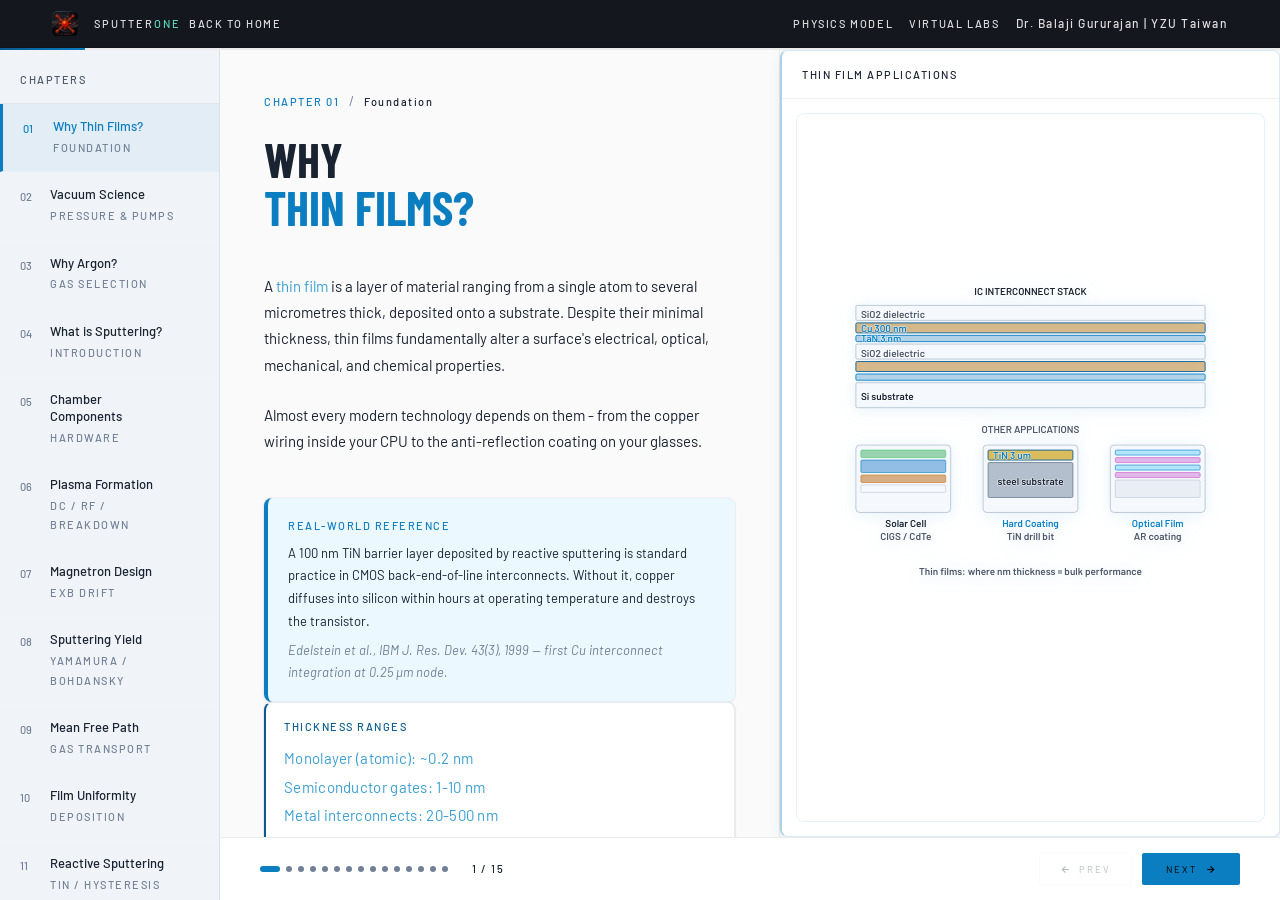
<file: tutorial.html>
<!DOCTYPE html>
<html lang="en">

<head>
  <meta charset="UTF-8">
  <meta name="viewport" content="width=device-width, initial-scale=1.0">
  <title>Tutorial - Sputtering Simulator | Dr. Balaji Gururajan</title>
  <link href="https://fonts.googleapis.com/css2?family=Barlow:ital,wght@0,300;0,400;0,500;0,600;1,400&family=Barlow+Condensed:wght@600;700&display=swap" rel="stylesheet">
  

  <style>
    html {
      color-scheme: light;
      scrollbar-color: #9CCFEA #EEF6FB;
      scrollbar-width: thin;
    }

    *,
    *::before,
    *::after {
      margin: 0;
      padding: 0;
      box-sizing: border-box;
    }

    html,
    body {
      height: 100%;
      overflow: hidden;
    }

    :root {
      --black: #FAFAFA;
      --deep: #FFFFFF;
      --panel: #FFFFFF;
      --border: rgba(0, 0, 0, 0.06);
      --bhi: rgba(0, 0, 0, 0.05);
      --gold: #0B7DC1;
      --gold-l: #3A9FD4;
      --gold-d: #085A8F;
      --brand-mint: #5AD8BE;
      --cyan: #0B7DC1;
      --amber: #B7860B;
      --white: #1A2332;
      --g1: #1A2332;
      --g2: #4A5568;
      --g3: #718096;
      --success: #48BB78;
      --warning: #ED8936;
      --error: #F56565;
      --page-pad: 52px;
      --body-size: 15px;
      --label-size: 11px;
      --sans: 'Barlow', 'Segoe UI', 'Helvetica Neue', Arial, sans-serif;
      --cond: 'Barlow Condensed', 'Arial Narrow', 'Bahnschrift SemiCondensed', sans-serif;
      --mono: 'Barlow', 'Segoe UI', 'Helvetica Neue', Arial, sans-serif;
    }

    body {
      background: var(--black);
      color: var(--white);
      font-family: var(--sans);
      font-size: var(--body-size);
      line-height: 1.75;
      font-weight: 400;
      display: flex;
      flex-direction: column;
      height: 100vh;
    }

    *::-webkit-scrollbar {
      width: 10px;
      height: 10px;
    }

    *::-webkit-scrollbar-track {
      background: #EEF6FB;
      border-radius: 999px;
    }

    *::-webkit-scrollbar-thumb {
      background: linear-gradient(180deg, #BFE3F4, #7DBDDC);
      border: 2px solid #EEF6FB;
      border-radius: 999px;
    }

    *::-webkit-scrollbar-thumb:hover {
      background: linear-gradient(180deg, #A9D8EF, #5FAED5);
    }

    #nav {
      display: flex;
      align-items: center;
      justify-content: space-between;
      padding: 0 var(--page-pad);
      height: 48px;
      border-bottom: 1px solid var(--border);
      background: rgba(13, 17, 23, 0.97);
      backdrop-filter: blur(12px);
      flex-shrink: 0;
      z-index: 50;
    }

    .nav-back {
      display: flex;
      align-items: center;
      gap: 8px;
      font-family: var(--mono);
      font-size: var(--label-size);
      font-weight: 500;
      letter-spacing: 1.5px;
      text-transform: uppercase;
      color: #E0E0E0;
      text-decoration: none;
      transition: color 0.2s;
    }

    .nav-back:hover {
      color: #4DB7FF;
    }

    .nav-title,
    .nav-meta {
      font-size: 11px !important;
      font-weight: 500 !important;
      letter-spacing: 1.5px !important;
    }

    .nav-back svg {
      transition: transform 0.2s;
    }

    .nav-back:hover svg {
      transform: translateX(-3px);
    }

    .nav-center {
      font-family: var(--mono);
      font-size: 11px;
      font-weight: 500;
      letter-spacing: 1.5px;
      text-transform: uppercase;
      color: #E0E0E0;
    }

    .nav-right {
      font-family: var(--mono);
      font-size: 11px;
      font-weight: 500;
      letter-spacing: 1.5px;
      color: #E0E0E0;
    }

    #progress-bar {
      height: 2px;
      background: var(--border);
      flex-shrink: 0;
    }

    #progress-fill {
      height: 100%;
      background: linear-gradient(90deg, var(--gold-d), var(--gold));
      transition: width 0.5s cubic-bezier(0.4, 0, 0.2, 1);
    }

    #main {
      display: grid;
      grid-template-columns: 220px 1fr;
      flex: 1;
      overflow: hidden;
    }

    #sidebar {
      border-right: 1px solid rgba(0,0,0,0.08);
      background: #F0F4F8;
      display: flex;
      flex-direction: column;
      overflow-y: auto;
      overflow-x: hidden;
    }

    .sb-header {
      padding: 20px 20px 14px;
      border-bottom: 1px solid var(--border);
      font-family: var(--mono);
      font-size: 11px;
      font-weight: 500;
      letter-spacing: 1.5px;
      text-transform: uppercase;
      color: #4A5568;
      flex-shrink: 0;
    }

    .chapter-item {
      display: flex;
      align-items: flex-start;
      gap: 12px;
      padding: 14px 20px;
      cursor: pointer;
      border-bottom: 1px solid rgba(255, 255, 255, 0.03);
      transition: background 0.18s;
      position: relative;
    }

    .chapter-item:hover {
      background: rgba(11, 125, 193, 0.06);
    }

    .chapter-item.active {
      background: rgba(11, 125, 193, 0.06);
      border-left: 3px solid #0B7DC1;
    }

    .chapter-item.done .ch-check {
      opacity: 1;
    }

    .ch-num {
      font-family: var(--mono);
      font-size: 11px;
      font-weight: 500;
      color: var(--g3);
      margin-top: 1px;
      flex-shrink: 0;
      width: 18px;
      transition: color 0.2s;
    }

    .chapter-item.active .ch-num {
      color: #0B7DC1;
    }

    .ch-info {
      flex: 1;
      min-width: 0;
    }

    .ch-title {
      font-family: var(--sans);
      font-size: 13px;
      font-weight: 500;
      color: var(--g1);
      line-height: 1.3;
      transition: color 0.2s;
    }

    .chapter-item.active .ch-title {
      color: #0B7DC1;
    }

    .chapter-item.done .ch-title {
      color: var(--g1);
    }

    .ch-tag {
      font-family: var(--mono);
      font-size: 11px;
      font-weight: 500;
      letter-spacing: 1.5px;
      color: var(--g3);
      margin-top: 3px;
      text-transform: uppercase;
    }

    .ch-check {
      font-size: 10px;
      color: var(--gold-d);
      opacity: 0;
      transition: opacity 0.2s;
      flex-shrink: 0;
      margin-top: 2px;
    }

    .sb-footer {
      margin-top: auto;
      padding: 16px 20px;
      border-top: 1px solid var(--border);
      font-family: var(--mono);
      font-size: 13px;
      letter-spacing: 1.5px;
      color: var(--g3);
      flex-shrink: 0;
    }

    .sb-progress-text {
      color: var(--gold-d);
      font-size: 13px;
      font-weight: 500;
      margin-bottom: 4px;
    }

    #content {
      display: flex;
      flex-direction: column;
      overflow: hidden;
      background: var(--black);
    }

    #slide-wrap {
      flex: 1;
      overflow: hidden;
      position: relative;
    }

    .slide {
      position: absolute;
      inset: 0;
      display: grid;
      grid-template-columns: minmax(0, 1fr) minmax(500px, 38vw);
      opacity: 0;
      transform: translateX(30px);
      transition: opacity 0.4s ease, transform 0.4s ease;
      pointer-events: none;
      overflow-y: auto;
    }

    .slide.active {
      opacity: 1;
      transform: translateX(0);
      pointer-events: all;
    }

    .slide.exit {
      opacity: 0;
      transform: translateX(-30px);
    }

    .sl-text {
      padding: 40px 44px 32px;
      display: flex;
      flex-direction: column;
      border-right: 1px solid var(--border);
      overflow-y: auto;
    }

    .sl-eyebrow {
      display: flex;
      align-items: center;
      gap: 10px;
      margin-bottom: 22px;
    }

    .sl-chapter {
      font-family: var(--mono);
      font-size: 11px;
      font-weight: 500;
      letter-spacing: 1.5px;
      text-transform: uppercase;
      color: #0B7DC1;
    }

    .sl-sep {
      color: var(--g3);
      font-size: 13px;
    }

    .sl-page {
      font-family: var(--mono);
      font-size: 11px;
      font-weight: 500;
      letter-spacing: 1.5px;
      color: var(--g1);
    }

    .sl-title {
      font-family: var(--cond);
      font-size: 48px;
      font-weight: 700;
      text-transform: uppercase;
      letter-spacing: 0;
      line-height: 1.0;
      color: #1A2332;
      margin-bottom: 6px;
    }

    .sl-title span {
      color: var(--gold);
      display: block;
    }

    .sl-rule {
      width: 40px;
      height: 2px;
      background: linear-gradient(90deg, var(--gold-d), transparent);
      margin: 18px 0;
    }

    .sl-body {
      font-family: var(--sans);
      font-size: 15px;
      font-weight: 400;
      line-height: 1.75;
      color: #1A2332;
      margin-bottom: 24px;
    }

    .sl-body strong {
      color: var(--white);
      font-weight: 500;
    }

    .sl-body em {
      color: var(--gold-l);
      font-style: normal;
    }

    .panel {
      background: #FFFFFF;
      border: 1px solid rgba(0,0,0,0.08);
      border-radius: 8px;
      box-shadow: 0 1px 3px rgba(0,0,0,0.08),
                  0 0 0 1px rgba(0,0,0,0.03);
    }

    .ref-callout {
      border-left: 4px solid #0B7DC1;
      padding: 18px 20px;
      margin-top: 20px;
      background: #EBF8FF;
      color: #1A2332;
      border-radius: 8px;
      box-shadow: 0 1px 3px rgba(0,0,0,0.08),
                  0 0 0 1px rgba(0,0,0,0.03);
    }

    .ref-label {
      font-family: var(--mono);
      font-size: 11px;
      font-weight: 500;
      letter-spacing: 1.5px;
      text-transform: uppercase;
      color: var(--gold);
      margin-bottom: 6px;
    }

    .ref-body {
      font-size: 13px;
      font-weight: 400;
      color: var(--g1);
      line-height: 1.75;
    }

    .ref-cite {
      font-size: 13px;
      font-weight: 400;
      color: var(--g3);
      margin-top: 6px;
      font-style: italic;
    }

    .key-box {
      border: 1px solid rgba(0,0,0,0.08);
      border-left: 2px solid #085A8F;
      background: #FFFFFF;
      padding: 14px 18px;
      border-radius: 8px;
      box-shadow: 0 1px 3px rgba(0,0,0,0.08),
                  0 0 0 1px rgba(0,0,0,0.03);
      margin-bottom: 20px;
    }

    .key-box-label {
      font-family: var(--mono);
      font-size: 11px;
      font-weight: 500;
      letter-spacing: 1.5px;
      text-transform: uppercase;
      color: var(--gold-d);
      margin-bottom: 8px;
    }

    .key-box-text {
      font-family: var(--mono);
      font-size: 15px;
      font-weight: 400;
      color: var(--gold-l);
      line-height: 1.9;
      letter-spacing: 0.3px;
    }

    .fact-list {
      list-style: none;
      display: flex;
      flex-direction: column;
      gap: 10px;
      margin-bottom: 20px;
    }

    .fact-list li {
      display: flex;
      align-items: flex-start;
      gap: 10px;
      font-family: var(--sans);
      font-size: 16px;
      font-weight: 400;
      line-height: 1.75;
      color: var(--g1);
    }

    .fact-list li::before {
      content: '-';
      color: var(--gold-d);
      font-family: var(--mono);
      flex-shrink: 0;
      margin-top: 1px;
    }

    .sl-diagram {
      background: #FFFFFF;
      display: flex;
      flex-direction: column;
      border: 1px solid rgba(11, 125, 193, 0.16);
      border-left: 2px solid rgba(11, 125, 193, 0.34);
      border-radius: 8px;
      overflow: hidden;
      box-shadow: 0 4px 14px rgba(11, 125, 193, 0.08),
                  0 0 0 1px rgba(0,0,0,0.03);
    }

    .sl-diagram-header {
      padding: 14px 20px;
      border-bottom: 1px solid rgba(0, 0, 0, 0.06);
      font-family: var(--mono);
      font-size: 11px;
      font-weight: 500;
      letter-spacing: 1.5px;
      text-transform: uppercase;
      color: var(--white);
      flex-shrink: 0;
      background: #FFFFFF;
    }

    .sl-diagram-body {
      flex: 1;
      display: flex;
      align-items: center;
      justify-content: center;
      padding: 24px;
      overflow: hidden;
      background: #FFFFFF;
      position: relative;
    }

    .sl-diagram-body::before {
      content: "";
      position: absolute;
      inset: 14px;
      border: 1px solid rgba(11, 125, 193, 0.10);
      border-radius: 8px;
      pointer-events: none;
    }

    .sl-diagram-body svg {
      width: 100%;
      max-width: 560px;
      height: auto;
      display: block;
      filter: saturate(1.03) brightness(1.02) drop-shadow(0 2px 8px rgba(11,125,193,0.10));
      shape-rendering: geometricPrecision;
      text-rendering: geometricPrecision;
    }

    .sl-diagram-body svg text {
      paint-order: stroke;
      fill: #1A2332 !important;
      stroke: rgba(255, 255, 255, 0.72);
      stroke-width: 0.9px;
      font-family: var(--mono) !important;
      font-size: 8px !important;
      font-weight: 600;
      letter-spacing: 0;
    }

    .sl-diagram-body svg [fill="#d9b25a"],
    .sl-diagram-body svg [fill="#d4a820"],
    .sl-diagram-body svg [fill="#c08030"],
    .sl-diagram-body svg [fill="#a07818"] {
      fill: var(--gold) !important;
    }

    .sl-diagram-body svg [stroke="#d4a820"],
    .sl-diagram-body svg [stroke="#c08030"] {
      stroke: var(--gold-d) !important;
    }

    .sl-diagram-body svg [fill="#60a0c0"],
    .sl-diagram-body svg [fill="#40c0f0"],
    .sl-diagram-body svg [fill="#3090d0"] {
      fill: var(--cyan) !important;
    }

    .sl-diagram-body svg [stroke="#60a0c0"],
    .sl-diagram-body svg [stroke="#40c0f0"],
    .sl-diagram-body svg [stroke="#3090d0"] {
      stroke: var(--cyan) !important;
    }

    .sl-diagram-body svg [fill="#d0d6df"],
    .sl-diagram-body svg [fill="#aab3c0"] {
      fill: var(--white) !important;
    }

    .sl-diagram-body svg [fill="#667081"],
    .sl-diagram-body svg [fill="#506070"],
    .sl-diagram-body svg [fill="#506080"],
    .sl-diagram-body svg [fill="#405060"],
    .sl-diagram-body svg [fill="#405070"],
    .sl-diagram-body svg [fill="#405870"],
    .sl-diagram-body svg [fill="#405868"],
    .sl-diagram-body svg [fill="#406070"],
    .sl-diagram-body svg [fill="#406050"],
    .sl-diagram-body svg [fill="#404858"],
    .sl-diagram-body svg [fill="#304050"] {
      fill: var(--g2) !important;
    }

    .sl-diagram-body svg [fill="#303848"],
    .sl-diagram-body svg [fill="#252e3a"] {
      fill: var(--white) !important;
    }

    .sl-diagram-body svg [stroke="#303848"],
    .sl-diagram-body svg [stroke="#505868"],
    .sl-diagram-body svg [stroke="#304050"],
    .sl-diagram-body svg [stroke="#283040"],
    .sl-diagram-body svg [stroke="#203040"],
    .sl-diagram-body svg [stroke="#202838"],
    .sl-diagram-body svg [stroke="#202030"],
    .sl-diagram-body svg [stroke="#252e40"],
    .sl-diagram-body svg [stroke="#304060"],
    .sl-diagram-body svg [stroke="#303840"],
    .sl-diagram-body svg [stroke="#303040"],
    .sl-diagram-body svg [stroke="#302848"],
    .sl-diagram-body svg [stroke="#404858"],
    .sl-diagram-body svg [stroke="#404870"],
    .sl-diagram-body svg [stroke="#405070"],
    .sl-diagram-body svg [stroke="#4a6080"],
    .sl-diagram-body svg [stroke="#3a5070"],
    .sl-diagram-body svg [stroke="#4a5878"],
    .sl-diagram-body svg [stroke="#4a3878"],
    .sl-diagram-body svg [stroke="#5a3050"] {
      stroke: rgba(150, 165, 184, 0.58) !important;
    }

    .sl-diagram-body svg [fill="#0a1520"],
    .sl-diagram-body svg [fill="#0a0e18"],
    .sl-diagram-body svg [fill="#0e1420"],
    .sl-diagram-body svg [fill="#1a2030"],
    .sl-diagram-body svg [fill="#141828"],
    .sl-diagram-body svg [fill="#10141e"],
    .sl-diagram-body svg [fill="#0a1828"],
    .sl-diagram-body svg [fill="#0c1020"],
    .sl-diagram-body svg [fill="#0d1018"],
    .sl-diagram-body svg [fill="#0d1220"],
    .sl-diagram-body svg [fill="#0f1928"],
    .sl-diagram-body svg [fill="#1a1020"],
    .sl-diagram-body svg [fill="#1a2535"],
    .sl-diagram-body svg [fill="#151e30"],
    .sl-diagram-body svg [fill="#1a1520"],
    .sl-diagram-body svg [fill="#2a304a"],
    .sl-diagram-body svg [fill="#2a2050"] {
      fill: #F0F4F8 !important;
    }

    @media (max-width: 1180px) {
      .slide {
        grid-template-columns: minmax(0, 1fr) minmax(440px, 42vw);
      }

      .sl-diagram-body svg {
        max-width: 500px;
      }
    }

    @media (max-width: 900px) {
      #main {
        grid-template-columns: 1fr;
      }

      #sidebar {
        display: none;
      }

      .slide {
        grid-template-columns: 1fr;
      }

      .sl-text {
        border-right: 0;
      }

      .sl-diagram {
        min-height: 420px;
      }
    }

    #bottom-nav {
      border-top: 1px solid rgba(0,0,0,0.08);
      padding: 14px 40px;
      display: flex;
      align-items: center;
      justify-content: space-between;
      flex-shrink: 0;
      background: #FFFFFF;
    }

    .bn-left {
      display: flex;
      align-items: center;
      gap: 8px;
    }

    .bn-dots {
      display: flex;
      align-items: center;
      gap: 6px;
    }

    .bn-dot {
      width: 6px;
      height: 6px;
      border-radius: 50%;
      background: var(--g3);
      transition: all 0.3s ease;
      cursor: pointer;
    }

    .bn-dot.active {
      background: var(--gold);
      width: 20px;
      border-radius: 3px;
    }

    .bn-dot.done {
      background: var(--gold-d);
    }

    .bn-counter {
      font-family: var(--mono);
      font-size: 11px;
      font-weight: 500;
      letter-spacing: 1.5px;
      color: var(--g1);
      margin-left: 16px;
    }

    .bn-right {
      display: flex;
      align-items: center;
      gap: 10px;
    }

    .btn-prev {
      font-family: var(--mono);
      font-size: 9.5px;
      letter-spacing: 2px;
      text-transform: uppercase;
      padding: 10px 20px;
      background: transparent;
      color: var(--g1);
      border: 1px solid var(--border);
      border-radius: 2px;
      cursor: pointer;
      display: flex;
      align-items: center;
      gap: 8px;
      transition: all 0.2s;
    }

    .btn-prev:hover {
      color: var(--g1);
      border-color: var(--bhi);
    }

    .btn-prev:disabled {
      opacity: 0.3;
      cursor: default;
      pointer-events: none;
    }

    .btn-next {
      font-family: var(--mono);
      font-size: 9.5px;
      letter-spacing: 2px;
      text-transform: uppercase;
      padding: 10px 24px;
      background: var(--gold);
      color: #000;
      border: none;
      border-radius: 2px;
      cursor: pointer;
      display: flex;
      align-items: center;
      gap: 8px;
      transition: all 0.2s;
    }

    .btn-next:hover {
      background: var(--gold-l);
      transform: translateY(-1px);
    }

    .btn-finish,
    .btn-sim {
      font-family: var(--mono);
      font-size: 9.5px;
      letter-spacing: 2px;
      text-transform: uppercase;
      padding: 10px 24px;
      background: var(--gold);
      color: #000;
      border: none;
      border-radius: 2px;
      cursor: pointer;
      display: flex;
      align-items: center;
      gap: 8px;
      transition: all 0.2s;
      text-decoration: none;
    }

    .btn-finish:hover,
    .btn-sim:hover {
      background: var(--gold-l);
      transform: translateY(-1px);
    }

    .btn-sim {
      background: var(--brand-mint);
      color: #000;
    }

    .btn-sim:hover {
      background: #77E3CF;
    }

    @keyframes ionD {
      0% {
        transform: translateY(-8px);
        opacity: 0;
      }

      12% {
        opacity: .75;
      }

      88% {
        opacity: .75;
      }

      100% {
        transform: translateY(50px);
        opacity: 0;
      }
    }

    @keyframes atomU {
      0% {
        transform: translate(0, 0);
        opacity: 0;
      }

      8% {
        opacity: .85;
      }

      92% {
        opacity: .85;
      }

      100% {
        transform: translate(var(--ax, 0px), var(--ay, -70px));
        opacity: 0;
      }
    }

    @keyframes pulse {

      0%,
      100% {
        opacity: .3;
      }

      50% {
        opacity: .6;
      }
    }

    @keyframes race {

      0%,
      100% {
        stroke-opacity: .3;
        stroke-width: 1.5;
      }

      50% {
        stroke-opacity: .85;
        stroke-width: 2.5;
      }
    }

    @keyframes orbit {
      from {
        transform: rotate(0deg) translateX(var(--r, 18px)) rotate(0deg);
      }

      to {
        transform: rotate(360deg) translateX(var(--r, 18px)) rotate(-360deg);
      }
    }

    @keyframes filmG {

      0%,
      100% {
        fill-opacity: .35;
      }

      50% {
        fill-opacity: .7;
      }
    }

    @keyframes scatterAtom {
      0% {
        transform: translate(0, 0);
        opacity: 0;
      }

      10% {
        opacity: .8;
      }

      100% {
        transform: translate(var(--sx, 30px), var(--sy, -20px));
        opacity: 0;
      }
    }

    .aIon1 {
      animation: ionD 1.4s 0.00s ease-in infinite;
    }

    .aIon2 {
      animation: ionD 1.4s 0.35s ease-in infinite;
    }

    .aIon3 {
      animation: ionD 1.4s 0.70s ease-in infinite;
    }

    .aIon4 {
      animation: ionD 1.4s 1.05s ease-in infinite;
    }

    .aAtm1 {
      animation: atomU 1.6s 0.1s ease-out infinite;
      --ax: -28px;
      --ay: -72px;
    }

    .aAtm2 {
      animation: atomU 1.6s 0.55s ease-out infinite;
      --ax: 5px;
      --ay: -80px;
    }

    .aAtm3 {
      animation: atomU 1.6s 1.0s ease-out infinite;
      --ax: 26px;
      --ay: -70px;
    }

    .aAtm4 {
      animation: atomU 1.8s 1.4s ease-out infinite;
      --ax: -12px;
      --ay: -85px;
    }

    .aPulse {
      animation: pulse 2s ease-in-out infinite;
    }

    .aRace {
      animation: race 1.9s ease-in-out infinite;
    }

    .aFilm {
      animation: filmG 2.8s ease-in-out infinite;
    }

    .aOrb1 {
      animation: orbit 2.3s linear infinite;
      transform-origin: center;
      --r: 18px;
    }

    .aOrb2 {
      animation: orbit 1.7s linear infinite;
      transform-origin: center;
      --r: 12px;
    }

    .aOrb3 {
      animation: orbit 3.1s linear infinite;
      transform-origin: center;
      --r: 25px;
    }

    .aScat {
      animation: scatterAtom var(--dur, 1.4s) var(--del, 0s) ease-out infinite;
    }
  </style>
</head>

<body>
  <nav id="nav">
      <a href="index.html" class="nav-back" data-lang-key="home">
      <img src="sputterone-icon.png" alt="SputterOne" style="width:26px;height:26px;object-fit:contain;border-radius:6px;display:block;">
      <span style="font-family:'Barlow',
  'Segoe UI',sans-serif; font-size:11px;
  letter-spacing:2px; text-transform:uppercase;
  color:#E0E0E0; margin-left:8px;">
  Sputter<span style="color:#5AD8BE;">One</span>
</span>
      Back to Home
    </a>

      <div class="nav-right"><a href="physics.html" style="color:#E0E0E0;text-decoration:none;margin-right:16px;letter-spacing:1.6px;text-transform:uppercase;">Physics Model</a><a href="labs.html" style="color:#E0E0E0;text-decoration:none;margin-right:16px;letter-spacing:1.6px;text-transform:uppercase;">Virtual Labs</a><span style="color:#E0E0E0; font-size:12px;">Dr. Balaji Gururajan | YZU Taiwan</span></div>
  </nav>
  <div id="progress-bar">
    <div id="progress-fill" style="width:6.67%"></div>
  </div>
  <div id="main">
    <aside id="sidebar">
      <div class="sb-header">Chapters</div>
      <div class="chapter-item active" data-slide="0"><div class="ch-num">01</div><div class="ch-info"><div class="ch-title">Why Thin Films?</div><div class="ch-tag">Foundation</div></div><div class="ch-check">OK</div></div>
      <div class="chapter-item" data-slide="1"><div class="ch-num">02</div><div class="ch-info"><div class="ch-title">Vacuum Science</div><div class="ch-tag">Pressure & Pumps</div></div><div class="ch-check">OK</div></div>
      <div class="chapter-item" data-slide="2"><div class="ch-num">03</div><div class="ch-info"><div class="ch-title">Why Argon?</div><div class="ch-tag">Gas Selection</div></div><div class="ch-check">OK</div></div>
      <div class="chapter-item" data-slide="3"><div class="ch-num">04</div><div class="ch-info"><div class="ch-title">What is Sputtering?</div><div class="ch-tag">Introduction</div></div><div class="ch-check">OK</div></div>
      <div class="chapter-item" data-slide="4"><div class="ch-num">05</div><div class="ch-info"><div class="ch-title">Chamber Components</div><div class="ch-tag">Hardware</div></div><div class="ch-check">OK</div></div>
      <div class="chapter-item" data-slide="5"><div class="ch-num">06</div><div class="ch-info"><div class="ch-title">Plasma Formation</div><div class="ch-tag">DC / RF / Breakdown</div></div><div class="ch-check">OK</div></div>
      <div class="chapter-item" data-slide="6"><div class="ch-num">07</div><div class="ch-info"><div class="ch-title">Magnetron Design</div><div class="ch-tag">ExB Drift</div></div><div class="ch-check">OK</div></div>
      <div class="chapter-item" data-slide="7"><div class="ch-num">08</div><div class="ch-info"><div class="ch-title">Sputtering Yield</div><div class="ch-tag">Yamamura / Bohdansky</div></div><div class="ch-check">OK</div></div>
      <div class="chapter-item" data-slide="8"><div class="ch-num">09</div><div class="ch-info"><div class="ch-title">Mean Free Path</div><div class="ch-tag">Gas Transport</div></div><div class="ch-check">OK</div></div>
      <div class="chapter-item" data-slide="9"><div class="ch-num">10</div><div class="ch-info"><div class="ch-title">Film Uniformity</div><div class="ch-tag">Deposition</div></div><div class="ch-check">OK</div></div>
      <div class="chapter-item" data-slide="10"><div class="ch-num">11</div><div class="ch-info"><div class="ch-title">Reactive Sputtering</div><div class="ch-tag">TiN / Hysteresis</div></div><div class="ch-check">OK</div></div>
      <div class="chapter-item" data-slide="11"><div class="ch-num">12</div><div class="ch-info"><div class="ch-title">Co-Sputtering</div><div class="ch-tag">Multi-Gun</div></div><div class="ch-check">OK</div></div>
      <div class="chapter-item" data-slide="12"><div class="ch-num">13</div><div class="ch-info"><div class="ch-title">Film Growth Modes</div><div class="ch-tag">FM / VW / SK</div></div><div class="ch-check">OK</div></div>
      <div class="chapter-item" data-slide="13"><div class="ch-num">14</div><div class="ch-info"><div class="ch-title">Film Characterisation</div><div class="ch-tag">Metrology</div></div><div class="ch-check">OK</div></div>
      <div class="chapter-item" data-slide="14"><div class="ch-num">Ref</div><div class="ch-info"><div class="ch-title">References</div><div class="ch-tag">Credits</div></div><div class="ch-check">OK</div></div>
      <div class="sb-footer">
        <div class="sb-progress-text" id="sb-prog-text">1 / 15</div>
        <div style="color:var(--g3);font-size:8px;letter-spacing:1px;">Use arrow keys to navigate</div>
      </div>
    </aside>
    <div id="content">
      <div id="slide-wrap">

        <!-- SLIDE 1: Why Thin Films -->
        <div class="slide active" id="slide-0">
          <div class="sl-text">
            <div class="sl-eyebrow"><span class="sl-chapter">Chapter 01</span><span class="sl-sep">/</span><span class="sl-page">Foundation</span></div>
            <div class="sl-title">Why<br><span>Thin Films?</span></div>
            <div class="sl-rule"></div>
            <p class="sl-body">A <em>thin film</em> is a layer of material ranging from a single atom to several micrometres thick, deposited onto a substrate. Despite their minimal thickness, thin films fundamentally alter a surface's electrical, optical, mechanical, and chemical properties.</p>
            <p class="sl-body">Almost every modern technology depends on them - from the copper wiring inside your CPU to the anti-reflection coating on your glasses.</p>
            <div class="ref-callout">
              <div class="ref-label">Real-world reference</div>
              <div class="ref-body">A 100 nm TiN barrier layer deposited by reactive sputtering is standard practice in CMOS back-end-of-line interconnects. Without it, copper diffuses into silicon within hours at operating temperature and destroys the transistor.</div>
              <div class="ref-cite">Edelstein et al., IBM J. Res. Dev. 43(3), 1999 &mdash; first Cu interconnect integration at 0.25 &micro;m node.</div>
            </div>
            <div class="key-box">
              <div class="key-box-label">Thickness Ranges</div>
              <div class="key-box-text">Monolayer (atomic): ~0.2 nm<br>Semiconductor gates: 1-10 nm<br>Metal interconnects: 20-500 nm<br>Hard coatings (TiN): 1-5 um<br>Decorative / optical: 50-300 nm</div>
            </div>
            <div class="key-box">
              <div class="key-box-label">Model Foundations — Why These Names Appear</div>
              <div class="key-box-text">Yamamura and Bohdansky provide semi-empirical sputtering-yield trends that relate ion energy, threshold energy, and target binding energy to the number of atoms ejected from the target.<br><br>In this simulator, those models are used in reduced-order form so students can see realistic yield trends in real time without requiring a full atomistic collision simulation.</div>
            </div>            <ul class="fact-list">
              <li><strong>Semiconductors:</strong> Cu/Ta/TiN interconnects in every IC chip</li>
              <li><strong>Displays:</strong> ITO transparent electrodes on every touchscreen</li>
              <li><strong>Solar cells:</strong> CIGS and CdTe absorber layers by sputtering</li>
              <li><strong>Hard coatings:</strong> TiN on drill bits - gold-coloured, 3x harder</li>
              <li><strong>Optics:</strong> Anti-reflection, mirror, and filter coatings</li>
              <li><strong>Magnetic storage:</strong> Co/Pt multilayer films on hard drives</li>
            </ul>
          </div>
          <div class="sl-diagram">
            <div class="sl-diagram-header">Thin Film Applications</div>
            <div class="sl-diagram-body">
              <svg viewBox="0 0 360 320" width="360" height="320" xmlns="http://www.w3.org/2000/svg">
                <defs>
                  <filter id="tf1"><feGaussianBlur stdDeviation="2" result="b"/><feMerge><feMergeNode in="b"/><feMergeNode in="SourceGraphic"/></feMerge></filter>
                </defs>
                <!-- CPU cross-section -->
                <text x="180" y="22" text-anchor="middle" fill="#aab3c0" font-size="8" font-family="IBM Plex Mono" letter-spacing="2">IC INTERCONNECT STACK</text>
                <rect x="40" y="30" width="280" height="12" rx="1" fill="#1a2030" stroke="#304050" stroke-width="0.8"/>
                <text x="44" y="40" fill="#506080" font-size="6" font-family="IBM Plex Mono">SiO2 dielectric</text>
                <rect x="40" y="44" width="280" height="8" rx="1" fill="rgba(180,120,30,0.5)" stroke="#c08030" stroke-width="0.7"/>
                <text x="44" y="51" fill="#c08030" font-size="6" font-family="IBM Plex Mono">Cu 300 nm</text>
                <rect x="40" y="54" width="280" height="5" rx="1" fill="rgba(100,160,200,0.45)" stroke="#60a0c0" stroke-width="0.7"/>
                <text x="44" y="59" fill="#60a0c0" font-size="6" font-family="IBM Plex Mono">TaN 3 nm</text>
                <rect x="40" y="61" width="280" height="12" rx="1" fill="#0e1420" stroke="#283040" stroke-width="0.8"/>
                <text x="44" y="71" fill="#405060" font-size="6" font-family="IBM Plex Mono">SiO2 dielectric</text>
                <rect x="40" y="75" width="280" height="8" rx="1" fill="rgba(180,120,30,0.5)" stroke="#c08030" stroke-width="0.7"/>
                <rect x="40" y="85" width="280" height="5" rx="1" fill="rgba(100,160,200,0.45)" stroke="#60a0c0" stroke-width="0.7"/>
                <rect x="40" y="92" width="280" height="20" rx="1" fill="#0a0e18" stroke="#202838" stroke-width="0.8"/>
                <text x="44" y="106" fill="#303848" font-size="6" font-family="IBM Plex Mono">Si substrate</text>
                <!-- Applications grid -->
                <text x="180" y="132" text-anchor="middle" fill="#667081" font-size="7" font-family="IBM Plex Mono" letter-spacing="2">OTHER APPLICATIONS</text>
                <!-- Solar -->
                <rect x="40" y="142" width="76" height="54" rx="3" fill="#0a1520" stroke="#203040" stroke-width="0.8"/>
                <rect x="44" y="146" width="68" height="6" rx="1" fill="rgba(90,180,120,0.6)" stroke="#50c070" stroke-width="0.5"/>
                <rect x="44" y="154" width="68" height="10" rx="1" fill="rgba(50,130,200,0.5)" stroke="#3090d0" stroke-width="0.5"/>
                <rect x="44" y="166" width="68" height="6" rx="1" fill="rgba(180,100,20,0.5)" stroke="#c07020" stroke-width="0.5"/>
                <rect x="44" y="174" width="68" height="6" rx="1" fill="#0a0e18" stroke="#202030" stroke-width="0.5"/>
                <text x="80" y="208" text-anchor="middle" fill="#50c070" font-size="7.5" font-family="IBM Plex Mono">Solar Cell</text>
                <text x="80" y="218" text-anchor="middle" fill="#506070" font-size="6.5" font-family="IBM Plex Mono">CIGS / CdTe</text>
                <!-- Hard coating -->
                <rect x="142" y="142" width="76" height="54" rx="3" fill="#0a1520" stroke="#203040" stroke-width="0.8"/>
                <rect x="146" y="146" width="68" height="8" rx="1" fill="rgba(200,160,30,0.7)" stroke="#d4a820" stroke-width="0.7"/>
                <text x="150" y="153" fill="#a07818" font-size="5.5" font-family="IBM Plex Mono">TiN 3 um</text>
                <rect x="146" y="156" width="68" height="28" rx="1" fill="rgba(80,100,130,0.4)" stroke="#506070" stroke-width="0.5"/>
                <text x="180" y="174" text-anchor="middle" fill="#607090" font-size="5.5" font-family="IBM Plex Mono">steel substrate</text>
                <text x="180" y="208" text-anchor="middle" fill="#d4a820" font-size="7.5" font-family="IBM Plex Mono">Hard Coating</text>
                <text x="180" y="218" text-anchor="middle" fill="#506070" font-size="6.5" font-family="IBM Plex Mono">TiN drill bit</text>
                <!-- Optical -->
                <rect x="244" y="142" width="76" height="54" rx="3" fill="#0a1520" stroke="#203040" stroke-width="0.8"/>
                <rect x="248" y="146" width="68" height="4" rx="1" fill="rgba(100,200,255,0.45)" stroke="#40c0f0" stroke-width="0.5"/>
                <rect x="248" y="152" width="68" height="4" rx="1" fill="rgba(200,100,200,0.45)" stroke="#c060c0" stroke-width="0.5"/>
                <rect x="248" y="158" width="68" height="4" rx="1" fill="rgba(100,200,255,0.45)" stroke="#40c0f0" stroke-width="0.5"/>
                <rect x="248" y="164" width="68" height="4" rx="1" fill="rgba(200,100,200,0.45)" stroke="#c060c0" stroke-width="0.5"/>
                <rect x="248" y="170" width="68" height="14" rx="1" fill="rgba(180,190,200,0.2)" stroke="#404858" stroke-width="0.5"/>
                <text x="282" y="208" text-anchor="middle" fill="#40c0f0" font-size="7.5" font-family="IBM Plex Mono">Optical Film</text>
                <text x="282" y="218" text-anchor="middle" fill="#506070" font-size="6.5" font-family="IBM Plex Mono">AR coating</text>
                <!-- Scale bar -->
                <text x="180" y="246" text-anchor="middle" fill="#667081" font-size="7" font-family="IBM Plex Mono" letter-spacing="1">Thin films: where nm thickness = bulk performance</text>
              </svg>
            </div>
          </div>
        </div>

        <!-- SLIDE 2: Vacuum Science -->
        <div class="slide" id="slide-1">
          <div class="sl-text">
            <div class="sl-eyebrow"><span class="sl-chapter">Chapter 02</span><span class="sl-sep">/</span><span class="sl-page">Pressure & Pumps</span></div>
            <div class="sl-title">Vacuum<br><span>Science</span></div>
            <div class="sl-rule"></div>
            <p class="sl-body">Sputtering requires a <em>controlled low-pressure environment</em>. Without vacuum, sputtered atoms collide with air molecules and never reach the substrate. Oxygen and water vapour would also contaminate the film instantly.</p>
            <p class="sl-body">At atmosphere (760 Torr), a monolayer of oxygen forms on a clean metal surface in under <strong>1 nanosecond</strong>. At 10^-8 Torr base pressure, you have roughly <strong>1000 seconds</strong> - enough time to deposit clean film.</p>
            <div class="ref-callout">
              <div class="ref-label">Real-world reference</div>
              <div class="ref-body">A typical production magnetron sputter tool reaches a base pressure of 10⁻⁸ Torr before introducing working gas. At this pressure the mean free path of residual gas molecules exceeds 5 km &mdash; the chamber is effectively empty space.</div>
              <div class="ref-cite">Ohring, M. &mdash; Materials Science of Thin Films, 2nd ed., Academic Press, 2002, Ch. 3.</div>
            </div>
            <div class="key-box">
              <div class="key-box-label">Vacuum Pump Sequence (Ohring Ch.2)</div>
              <div class="key-box-text">1. Rotary/scroll pump: atm -> 10^-3 Torr (rough vacuum)<br>2. Turbomolecular pump: 10^-3 -> 10^-8 Torr (high vacuum)<br>3. Cryopump: traps residual gas by freezing<br><br>Sputtering process: 1-20 mTorr (Ar backfill)<br>Base pressure required: &lt; 10^-7 Torr</div>
            </div>
            <div class="key-box">
              <div class="key-box-label">Model Foundations — Why These Names Appear</div>
              <div class="key-box-text">Yamamura and Bohdansky provide semi-empirical sputtering-yield trends that relate ion energy, threshold energy, and target binding energy to the number of atoms ejected from the target.<br><br>In this simulator, those models are used in reduced-order form so students can see realistic yield trends in real time without requiring a full atomistic collision simulation.</div>
            </div>            <ul class="fact-list">
              <li><strong>Rough vacuum</strong> (1-760 Torr): mechanical pumps, food packaging</li>
              <li><strong>Medium vacuum</strong> (10^-3 Torr): fluorescent lamps, incandescent bulbs</li>
              <li><strong>High vacuum</strong> (10^-6 Torr): electron microscopes, sputter tools</li>
              <li><strong>Ultra-high vacuum</strong> (&lt;10^-9 Torr): surface science, particle accelerators</li>
              <li>Outgassing from chamber walls is the main limit to base pressure - bake-out at 150-300 C drives off adsorbed water</li>
            </ul>
          </div>
          <div class="sl-diagram">
            <div class="sl-diagram-header">Vacuum Pressure Scale & Pump Stages</div>
            <div class="sl-diagram-body">
              <svg viewBox="0 0 340 340" width="340" height="340" xmlns="http://www.w3.org/2000/svg">
                <defs><filter id="vf1"><feGaussianBlur stdDeviation="1.5" result="b"/><feMerge><feMergeNode in="b"/><feMergeNode in="SourceGraphic"/></feMerge></filter></defs>
                <!-- Vertical pressure scale -->
                <line x1="60" y1="20" x2="60" y2="300" stroke="#303848" stroke-width="1"/>
                <!-- Pressure levels -->
                <line x1="55" y1="30"  x2="65" y2="30"  stroke="#505868" stroke-width="1"/>
                <text x="52" y="34"  text-anchor="end" fill="#aab3c0" font-size="8" font-family="IBM Plex Mono">760</text>
                <text x="68" y="34"  fill="#d0d6df" font-size="8" font-family="IBM Plex Mono">Atmosphere</text>
                <line x1="55" y1="80"  x2="65" y2="80"  stroke="#505868" stroke-width="1"/>
                <text x="52" y="84"  text-anchor="end" fill="#aab3c0" font-size="8" font-family="IBM Plex Mono">1</text>
                <text x="68" y="84"  fill="#d0d6df" font-size="8" font-family="IBM Plex Mono">Rough vacuum</text>
                <line x1="55" y1="130" x2="65" y2="130" stroke="#505868" stroke-width="1"/>
                <text x="52" y="134" text-anchor="end" fill="#aab3c0" font-size="8" font-family="IBM Plex Mono">10^-3</text>
                <text x="68" y="116" fill="#d9b25a" font-size="8" font-family="IBM Plex Mono">Sputter process</text>
                <line x1="55" y1="175" x2="65" y2="175" stroke="#505868" stroke-width="1"/>
                <text x="52" y="179" text-anchor="end" fill="#aab3c0" font-size="8" font-family="IBM Plex Mono">10^-6</text>
                <text x="68" y="179" fill="#d0d6df" font-size="8" font-family="IBM Plex Mono">High vacuum</text>
                <line x1="55" y1="220" x2="65" y2="220" stroke="#505868" stroke-width="1"/>
                <text x="52" y="224" text-anchor="end" fill="#aab3c0" font-size="8" font-family="IBM Plex Mono">10^-8</text>
                <text x="68" y="224" fill="#00c8e8" font-size="8" font-family="IBM Plex Mono">Base pressure target</text>
                <line x1="55" y1="270" x2="65" y2="270" stroke="#505868" stroke-width="1"/>
                <text x="52" y="274" text-anchor="end" fill="#aab3c0" font-size="8" font-family="IBM Plex Mono">10^-10</text>
                <text x="68" y="274" fill="#d0d6df" font-size="8" font-family="IBM Plex Mono">Ultra-high vacuum</text>
                <!-- Pump brackets -->
                <rect x="290" y="30"  width="36" height="100" rx="2" fill="rgba(180,120,30,0.15)" stroke="#a07020" stroke-width="0.8"/>
                <text x="308" y="88"  text-anchor="middle" fill="#a07020" font-size="7" font-family="IBM Plex Mono" transform="rotate(-90,308,88)">Rotary pump</text>
                <rect x="290" y="130" width="36" height="90"  rx="2" fill="rgba(0,160,200,0.15)" stroke="#0090c0" stroke-width="0.8"/>
                <text x="308" y="182" text-anchor="middle" fill="#0090c0" font-size="7" font-family="IBM Plex Mono" transform="rotate(-90,308,182)">Turbo pump</text>
                <rect x="290" y="220" width="36" height="60"  rx="2" fill="rgba(100,200,255,0.12)" stroke="#40b0e0" stroke-width="0.8"/>
                <text x="308" y="255" text-anchor="middle" fill="#40b0e0" font-size="7" font-family="IBM Plex Mono" transform="rotate(-90,308,255)">Cryopump</text>
                <!-- Sputter band -->
                <rect x="62" y="120" width="220" height="30" rx="2" fill="rgba(212,168,71,0.07)" stroke="rgba(212,168,71,0.3)" stroke-width="0.8" stroke-dasharray="4,3"/>
                <text x="172" y="139" text-anchor="middle" fill="#d9b25a" font-size="7.5" font-family="IBM Plex Mono">1-20 mTorr Ar</text>
                <!-- Arrow -->
                <text x="18" y="160" fill="#505868" font-size="8" font-family="IBM Plex Mono" transform="rotate(-90,18,160)">Pressure (Torr) - log scale</text>
                <text x="180" y="315" text-anchor="middle" fill="#667081" font-size="7" font-family="IBM Plex Mono" letter-spacing="1">Lower pressure = cleaner film = longer mean free path</text>
              </svg>
            </div>
          </div>
        </div>

        <!-- SLIDE 3: Why Argon -->
        <div class="slide" id="slide-2">
          <div class="sl-text">
            <div class="sl-eyebrow"><span class="sl-chapter">Chapter 03</span><span class="sl-sep">/</span><span class="sl-page">Gas Selection</span></div>
            <div class="sl-title">Why<br><span>Argon?</span></div>
            <div class="sl-rule"></div>
            <p class="sl-body">Not all gases sputter equally. The ideal sputter gas must be <em>chemically inert</em> (won't react with the target or film), and have an <em>atomic mass close to the target</em> to maximise momentum transfer during collisions.</p>
            <p class="sl-body">Argon (Ar, Z=18, mass=40 amu) is the perfect balance of cost, availability, inertness, and mass-matching for most metals used in industry.</p>
            <div class="ref-callout">
              <div class="ref-label">Real-world reference</div>
              <div class="ref-body">Argon is used in over 90% of industrial sputtering processes. Krypton is occasionally substituted for heavy-target materials (W, Ta, Mo) because the closer mass match improves momentum transfer and raises yield by 15&ndash;30%.</div>
              <div class="ref-cite">Depla, D. &amp; Mahieu, S. &mdash; Reactive Sputter Deposition, Springer, 2008, Ch. 2.</div>
            </div>
            <div class="key-box">
              <div class="key-box-label">Momentum Transfer Factor gamma (Simon 4.2)</div>
              <div class="key-box-text">gamma = 4*m_g*m_t / (m_g + m_t)^2<br><br>Ar-Cu: gamma = 4*40*64/(40+64)^2 = 0.944<br>Ar-Al: gamma = 4*40*27/(40+27)^2 = 0.965<br>He-Cu: gamma = 4*4*64/(4+64)^2 = 0.222 (too light)<br><br>Higher gamma = more energy transferred per collision</div>
            </div>
            <div class="key-box">
              <div class="key-box-label">Model Foundations — Why These Names Appear</div>
              <div class="key-box-text">Yamamura and Bohdansky provide semi-empirical sputtering-yield trends that relate ion energy, threshold energy, and target binding energy to the number of atoms ejected from the target.<br><br>In this simulator, those models are used in reduced-order form so students can see realistic yield trends in real time without requiring a full atomistic collision simulation.</div>
            </div>            <ul class="fact-list">
              <li><strong>He (4 amu):</strong> too light - poor momentum transfer, low yield</li>
              <li><strong>Ne (20 amu):</strong> better for light targets (Al, Si), expensive</li>
              <li><strong>Ar (40 amu):</strong> optimal for Ti, Cu, Al, Ta - cheap and abundant</li>
              <li><strong>Kr (84 amu):</strong> better for heavy targets (W, Au), but expensive</li>
              <li><strong>Xe (131 amu):</strong> highest yield for heavy metals, very expensive</li>
              <li><strong>Reactive gases (O2, N2):</strong> added to Ar to deposit TiO2, TiN, Al2O3</li>
              <li>Ar ionisation energy: 15.76 eV - comfortably above typical plasma electron temperatures</li>
            </ul>
          </div>
          <div class="sl-diagram">
            <div class="sl-diagram-header">Noble Gas Mass vs Momentum Transfer</div>
            <div class="sl-diagram-body">
              <svg viewBox="0 0 340 320" width="340" height="320" xmlns="http://www.w3.org/2000/svg">
                <defs><filter id="af1"><feGaussianBlur stdDeviation="1.8" result="b"/><feMerge><feMergeNode in="b"/><feMergeNode in="SourceGraphic"/></feMerge></filter></defs>
                <!-- Axes -->
                <line x1="50" y1="260" x2="320" y2="260" stroke="#303848" stroke-width="1"/>
                <line x1="50" y1="260" x2="50"  y2="30"  stroke="#303848" stroke-width="1"/>
                <text x="185" y="285" text-anchor="middle" fill="#667081" font-size="8" font-family="IBM Plex Mono">Noble gas mass (amu)</text>
                <text x="18" y="155" text-anchor="middle" fill="#667081" font-size="8" font-family="IBM Plex Mono" transform="rotate(-90,18,155)">Momentum transfer gamma (Cu target)</text>
                <!-- Curve for Cu target ? vs gas mass -->
                <path d="M55,240 Q100,160 150,80 Q190,40 230,55 Q270,80 310,120" fill="none" stroke="#d9b25a" stroke-width="1.5" stroke-opacity="0.5" stroke-dasharray="4,3"/>
                <!-- Gas markers -->
                <circle cx="65"  cy="235" r="8"  fill="rgba(100,160,220,0.3)" stroke="#60a0d0" stroke-width="1" filter="url(#af1)"/>
                <text x="65"  cy="235" text-anchor="middle" y="239" fill="#60a0d0" font-size="7" font-family="IBM Plex Mono">He</text>
                <text x="65"  y="253" text-anchor="middle" fill="#405870" font-size="6.5" font-family="IBM Plex Mono">4</text>
                <circle cx="110" cy="165" r="8"  fill="rgba(100,160,220,0.3)" stroke="#60a0d0" stroke-width="1" filter="url(#af1)"/>
                <text x="110" cy="165" text-anchor="middle" y="169" fill="#60a0d0" font-size="7" font-family="IBM Plex Mono">Ne</text>
                <text x="110" y="183" text-anchor="middle" fill="#405870" font-size="6.5" font-family="IBM Plex Mono">20</text>
                <circle cx="163" cy="70"  r="12" fill="rgba(212,168,71,0.35)" stroke="#d9b25a" stroke-width="1.5" filter="url(#af1)"/>
                <text x="163" cy="70" text-anchor="middle" y="74" fill="#d9b25a" font-size="8" font-family="IBM Plex Mono">Ar</text>
                <text x="163" y="91" text-anchor="middle" fill="#a07820" font-size="6.5" font-family="IBM Plex Mono">40</text>
                <circle cx="218" cy="48"  r="8"  fill="rgba(100,160,220,0.3)" stroke="#60a0d0" stroke-width="1" filter="url(#af1)"/>
                <text x="218" cy="48" text-anchor="middle" y="52" fill="#60a0d0" font-size="7" font-family="IBM Plex Mono">Kr</text>
                <text x="218" y="66" text-anchor="middle" fill="#405870" font-size="6.5" font-family="IBM Plex Mono">84</text>
                <circle cx="273" cy="60"  r="8"  fill="rgba(100,160,220,0.3)" stroke="#60a0d0" stroke-width="1" filter="url(#af1)"/>
                <text x="273" cy="60" text-anchor="middle" y="64" fill="#60a0d0" font-size="7" font-family="IBM Plex Mono">Xe</text>
                <text x="273" y="78" text-anchor="middle" fill="#405870" font-size="6.5" font-family="IBM Plex Mono">131</text>
                <!-- Cu line -->
                <line x1="163" y1="30" x2="163" y2="260" stroke="rgba(180,120,30,0.3)" stroke-width="0.8" stroke-dasharray="3,4"/>
                <text x="163" y="25" text-anchor="middle" fill="#a07820" font-size="7" font-family="IBM Plex Mono">Cu (64)</text>
                <!-- Annotation -->
                <rect x="50" y="295" width="260" height="16" rx="2" fill="rgba(212,168,71,0.06)" stroke="rgba(212,168,71,0.15)" stroke-width="0.5"/>
                <text x="180" y="307" text-anchor="middle" fill="#a07820" font-size="7.5" font-family="IBM Plex Mono">Ar is optimal: cheap, inert, mass-matched to most targets</text>
              </svg>
            </div>
          </div>
        </div>

        <!-- SLIDE 4: What is Sputtering -->
        <div class="slide" id="slide-3">
          <div class="sl-text">
            <div class="sl-eyebrow"><span class="sl-chapter">Chapter 04</span><span class="sl-sep">/</span><span class="sl-page">Introduction</span></div>
            <div class="sl-title">What is<br><span>Sputtering?</span></div>
            <div class="sl-rule"></div>
            <p class="sl-body"><strong>Sputtering</strong> is a physical vapor deposition (PVD) process in which atoms are ejected from a solid <em>target material</em> by bombardment with energetic ions - typically Ar+.</p>
            <p class="sl-body">The ejected atoms travel through the vacuum and condense on a substrate to nucleate a thin film of the ejected material. The ion energy must exceed the target's <em>surface binding energy</em> (typically 25-40 eV) to initiate ejection.</p>
            <div class="ref-callout">
              <div class="ref-label">Real-world reference</div>
              <div class="ref-body">The first documented observation of sputtering was by Grove in 1852, who noticed metal deposits forming on glass walls near a platinum cathode in a glow discharge. It took over a century for the Yamamura yield formula to put quantitative predictions on a firm theoretical footing.</div>
              <div class="ref-cite">Grove, W.R. &mdash; Phil. Trans. R. Soc. London 142, 1852. Yamamura &amp; Tawara, ADNDT 62(2), 1996.</div>
            </div>
            <div class="key-box">
              <div class="key-box-label">Three Energy Regimes (Simon 4.3)</div>
              <div class="key-box-text">- Subthreshold (&lt;50 eV): yield ~ 0, no sputtering<br>- Knock-on (50 eV-1 keV): linear cascade, Y = 0.1-3<br>- Nonlinear cascade (&gt;1 keV): Y = 5-50+, deep implant<br><br>Industrial use: regime 2 - predictable, controllable</div>
            </div>
            <div class="key-box">
              <div class="key-box-label">Model Foundations — Why These Names Appear</div>
              <div class="key-box-text">Yamamura and Bohdansky provide semi-empirical sputtering-yield trends that relate ion energy, threshold energy, and target binding energy to the number of atoms ejected from the target.<br><br>In this simulator, those models are used in reduced-order form so students can see realistic yield trends in real time without requiring a full atomistic collision simulation.</div>
            </div>            <ul class="fact-list">
              <li>Yield Y = atoms ejected / ion incident - the key efficiency metric</li>
              <li>Sputtered atoms leave with <strong>3-20 eV</strong> energy - much higher than evaporation (~0.1 eV), giving denser, better-adhered films</li>
              <li>Stoichiometry is preserved - multi-element targets deposit the same ratio</li>
              <li>Works on metals, alloys, oxides, nitrides - any condensed material</li>
            </ul>
          </div>
          <div class="sl-diagram">
            <div class="sl-diagram-header">Sputtering Event & Energy Cascade</div>
            <div class="sl-diagram-body">
              <svg viewBox="0 0 360 310" width="360" height="310" xmlns="http://www.w3.org/2000/svg">
                <defs>
                  <filter id="sf1"><feGaussianBlur stdDeviation="2" result="b"/><feMerge><feMergeNode in="b"/><feMergeNode in="SourceGraphic"/></feMerge></filter>
                  <marker id="arr" markerWidth="6" markerHeight="6" refX="3" refY="3" orient="auto"><path d="M0,0 L0,6 L6,3Z" fill="#4858b8" opacity="0.8"/></marker>
                  <marker id="arr2" markerWidth="6" markerHeight="6" refX="3" refY="3" orient="auto"><path d="M0,0 L0,6 L6,3Z" fill="#c87828" opacity="0.8"/></marker>
                </defs>
                <!-- Target -->
                <rect x="30" y="180" width="300" height="40" rx="2" fill="#0c1020" stroke="#303848" stroke-width="0.8"/>
                <text x="180" y="205" text-anchor="middle" fill="#505868" font-size="8" font-family="IBM Plex Mono" letter-spacing="2">TARGET (Cu)</text>
                <!-- Lattice atoms in target -->
                <circle cx="70"  cy="165" r="5" fill="#2a304a" stroke="#4a5878" stroke-width="0.8"/>
                <circle cx="100" cy="165" r="5" fill="#2a304a" stroke="#4a5878" stroke-width="0.8"/>
                <circle cx="130" cy="165" r="5" fill="#2a304a" stroke="#4a5878" stroke-width="0.8"/>
                <circle cx="160" cy="165" r="5" fill="#2a304a" stroke="#4a5878" stroke-width="0.8"/>
                <circle cx="190" cy="165" r="5" fill="#2a304a" stroke="#4a5878" stroke-width="0.8"/>
                <circle cx="220" cy="165" r="5" fill="#2a304a" stroke="#4a5878" stroke-width="0.8"/>
                <circle cx="250" cy="165" r="5" fill="#2a304a" stroke="#4a5878" stroke-width="0.8"/>
                <circle cx="280" cy="165" r="5" fill="#2a304a" stroke="#4a5878" stroke-width="0.8"/>
                <!-- Incident Ar+ ion -->
                <circle class="aIon1" cx="160" cy="60" r="6" fill="#4858b8" filter="url(#sf1)"/>
                <text x="172" y="64" fill="#4858b8" font-size="7" font-family="IBM Plex Mono">Ar+</text>
                <line x1="160" y1="72" x2="160" y2="150" stroke="#4858b8" stroke-width="1" stroke-opacity="0.4" stroke-dasharray="4,3" marker-end="url(#arr)"/>
                <!-- Collision cascade arrows -->
                <line x1="160" y1="165" x2="130" y2="165" stroke="#c87828" stroke-width="1" stroke-opacity="0.5" marker-end="url(#arr2)"/>
                <line x1="130" y1="165" x2="100" y2="165" stroke="#c87828" stroke-width="0.8" stroke-opacity="0.35" marker-end="url(#arr2)"/>
                <!-- Ejected atom -->
                <circle class="aAtm1" cx="160" cy="165" r="5.5" fill="#c87828" filter="url(#sf1)"/>
                <circle class="aAtm2" cx="130" cy="165" r="4"   fill="#c87828" fill-opacity="0.7" filter="url(#sf1)"/>
                <!-- Substrate at top -->
                <rect x="30" y="20" width="300" height="12" rx="2" fill="#141828" stroke="#3a5070" stroke-width="0.8"/>
                <text x="180" y="30" text-anchor="middle" fill="#7090b8" font-size="7" font-family="IBM Plex Mono" letter-spacing="2">SUBSTRATE - FILM FORMS HERE</text>
                <!-- Energy scale bar -->
                <text x="30" y="250" fill="#405060" font-size="7" font-family="IBM Plex Mono">Energy regimes:</text>
                <rect x="30" y="256" width="60" height="10" rx="1" fill="rgba(80,80,120,0.3)" stroke="#404870" stroke-width="0.5"/>
                <text x="60" y="264" text-anchor="middle" fill="#606890" font-size="6.5" font-family="IBM Plex Mono">&lt;50 eV</text>
                <rect x="96" y="256" width="100" height="10" rx="1" fill="rgba(212,168,71,0.25)" stroke="#a07820" stroke-width="0.8"/>
                <text x="146" y="264" text-anchor="middle" fill="#d9b25a" font-size="6.5" font-family="IBM Plex Mono">50 eV - 1 keV</text>
                <rect x="202" y="256" width="80" height="10" rx="1" fill="rgba(180,60,60,0.2)" stroke="#803030" stroke-width="0.5"/>
                <text x="242" y="264" text-anchor="middle" fill="#a06060" font-size="6.5" font-family="IBM Plex Mono">&gt;1 keV</text>
                <text x="180" y="285" text-anchor="middle" fill="#667081" font-size="7" font-family="IBM Plex Mono">Collision cascade ejects atoms toward substrate</text>
              </svg>
            </div>
          </div>
        </div>

        <!-- SLIDE 5: Chamber Components -->
        <div class="slide" id="slide-4">
          <div class="sl-text">
            <div class="sl-eyebrow"><span class="sl-chapter">Chapter 05</span><span class="sl-sep">/</span><span class="sl-page">Hardware</span></div>
            <div class="sl-title">Chamber<br><span>Components</span></div>
            <div class="sl-rule"></div>
            <p class="sl-body">A magnetron sputtering system consists of several precisely engineered components. In industrial semiconductor manufacturing, these are arranged in a <em>clustered single-wafer tool</em> - individual process chambers on a central vacuum mainframe.</p>
            <div class="ref-callout">
              <div class="ref-label">Real-world reference</div>
              <div class="ref-body">In a 300 mm wafer production cluster tool, the substrate never sees atmospheric pressure between deposition steps. The loadlock cycles from atmosphere to 10⁻⁶ Torr in under 60 seconds using a turbomolecular pump backed by a dry scroll pump &mdash; no oil anywhere in the system.</div>
              <div class="ref-cite">Madou, M.J. &mdash; Fundamentals of Microfabrication, CRC Press, 2002, Ch. 3.</div>
            </div>
            <div class="key-box">
              <div class="key-box-label">Clustered Tool Sequence (Simon 4.6.2)</div>
              <div class="key-box-text">Loadlock -> Degas (150-300 C) -> Preclean<br>-> PVD Chamber 1 -> PVD Chamber 2 -> Cool<br><br>Each wafer processed individually<br>Never breaks vacuum between steps<br>Base pressure: 10^-8 - 10^-9 Torr</div>
            </div>
            <div class="key-box">
              <div class="key-box-label">Model Foundations — Why These Names Appear</div>
              <div class="key-box-text">Yamamura and Bohdansky provide semi-empirical sputtering-yield trends that relate ion energy, threshold energy, and target binding energy to the number of atoms ejected from the target.<br><br>In this simulator, those models are used in reduced-order form so students can see realistic yield trends in real time without requiring a full atomistic collision simulation.</div>
            </div>            <ul class="fact-list">
              <li><strong>Target (cathode):</strong> solid source material, 2-8 inch diameter, water-cooled</li>
              <li><strong>Substrate (anode):</strong> wafer or glass held on heated/cooled pedestal</li>
              <li><strong>Vacuum chamber:</strong> stainless steel, cryopumped, base &lt;10^-7 Torr</li>
              <li><strong>Gas inlet:</strong> mass flow controllers for Ar (and reactive gases)</li>
              <li><strong>Magnetron assembly:</strong> permanent magnets behind target, often motor-driven</li>
              <li><strong>Power supply:</strong> DC (metals) or RF 13.56 MHz (insulators)</li>
              <li><strong>Shielding:</strong> prevents deposition on chamber walls, must be replaced periodically</li>
            </ul>
          </div>
          <div class="sl-diagram">
            <div class="sl-diagram-header">Magnetron Sputter Chamber</div>
            <div class="sl-diagram-body">
              <svg viewBox="0 0 360 320" width="360" height="320" xmlns="http://www.w3.org/2000/svg">
                <defs><filter id="cf1"><feGaussianBlur stdDeviation="1.8" result="b"/><feMerge><feMergeNode in="b"/><feMergeNode in="SourceGraphic"/></feMerge></filter></defs>
                <!-- Chamber walls -->
                <rect x="30" y="30" width="300" height="260" rx="4" fill="none" stroke="#252e40" stroke-width="2"/>
                <text x="34" y="48" fill="#303848" font-size="7" font-family="IBM Plex Mono">VACUUM CHAMBER</text>
                <!-- Power supply -->
                <rect x="38" y="55" width="50" height="28" rx="2" fill="#0d1018" stroke="#303848" stroke-width="0.8"/>
                <text x="63" y="67" text-anchor="middle" fill="#506070" font-size="6" font-family="IBM Plex Mono">DC/RF</text>
                <text x="63" y="76" text-anchor="middle" fill="#506070" font-size="6" font-family="IBM Plex Mono">SUPPLY</text>
                <line x1="88" y1="68" x2="120" y2="68" stroke="#a07820" stroke-width="0.8" stroke-dasharray="3,3"/>
                <!-- Magnets -->
                <rect x="120" y="55" width="120" height="14" rx="2" fill="#1a1020" stroke="#5a3050" stroke-width="0.8"/>
                <text x="180" y="66" text-anchor="middle" fill="#6a4060" font-size="6.5" font-family="IBM Plex Mono">MAGNETS (N-S-N)</text>
                <!-- Target -->
                <rect x="110" y="72" width="140" height="16" rx="2" fill="#1a2535" stroke="#4a6080" stroke-width="1"/>
                <text x="180" y="84" text-anchor="middle" fill="#7090b8" font-size="7" font-family="IBM Plex Mono">TARGET - CATHODE</text>
                <!-- Plasma zone -->
                <ellipse cx="180" cy="140" rx="70" ry="35" fill="rgba(100,60,180,0.12)" stroke="rgba(120,80,200,0.3)" stroke-width="0.8" class="aPulse"/>
                <text x="180" y="135" text-anchor="middle" fill="#8060c0" font-size="7.5" font-family="IBM Plex Mono">PLASMA</text>
                <text x="180" y="147" text-anchor="middle" fill="#6040a0" font-size="6.5" font-family="IBM Plex Mono">Ar ionisation zone</text>
                <!-- Ions and atoms -->
                <circle class="aIon1" cx="160" cy="105" r="4" fill="#4858b8" filter="url(#cf1)"/>
                <circle class="aIon2" cx="180" cy="105" r="4" fill="#4858b8" filter="url(#cf1)"/>
                <circle class="aIon3" cx="200" cy="105" r="4" fill="#4858b8" filter="url(#cf1)"/>
                <circle class="aAtm1" cx="160" cy="92"  r="4" fill="#c87828" filter="url(#cf1)" style="--ax:-18px;--ay:-42px;"/>
                <circle class="aAtm2" cx="185" cy="94"  r="3.5" fill="#c87828" filter="url(#cf1)" style="--ax:4px;--ay:-48px;"/>
                <circle class="aAtm3" cx="205" cy="92"  r="4" fill="#c87828" filter="url(#cf1)" style="--ax:18px;--ay:-40px;"/>
                <!-- Substrate -->
                <rect x="110" y="248" width="140" height="14" rx="2" fill="#0f1928" stroke="#3a5070" stroke-width="1"/>
                <text x="180" y="259" text-anchor="middle" fill="#5080a0" font-size="7" font-family="IBM Plex Mono">SUBSTRATE - ANODE</text>
                <!-- Labels -->
                <text x="290" y="80"  fill="#505868" font-size="7" font-family="IBM Plex Mono">-HV</text>
                <text x="290" y="255" fill="#505868" font-size="7" font-family="IBM Plex Mono">GND</text>
                <!-- Gas inlet -->
                <text x="34" y="160" fill="#406050" font-size="6.5" font-family="IBM Plex Mono">Ar gas</text>
                <text x="34" y="170" fill="#406050" font-size="6.5" font-family="IBM Plex Mono">inlet -></text>
                <!-- Pump outlet -->
                <text x="34" y="220" fill="#304050" font-size="6.5" font-family="IBM Plex Mono">-> Pump</text>
                <!-- T-S distance arrow -->
                <line x1="310" y1="88" x2="310" y2="248" stroke="#303848" stroke-width="0.8"/>
                <line x1="305" y1="88" x2="315" y2="88" stroke="#303848" stroke-width="0.8"/>
                <line x1="305" y1="248" x2="315" y2="248" stroke="#303848" stroke-width="0.8"/>
                <text x="325" y="172" text-anchor="middle" fill="#404858" font-size="6.5" font-family="IBM Plex Mono" transform="rotate(90,325,172)">T-S distance 5-25 cm</text>
              </svg>
            </div>
          </div>
        </div>

        <!-- SLIDE 6: Plasma Formation -->
        <div class="slide" id="slide-5">
          <div class="sl-text">
            <div class="sl-eyebrow"><span class="sl-chapter">Chapter 06</span><span class="sl-sep">/</span><span class="sl-page">DC / RF / Breakdown</span></div>
            <div class="sl-title">Plasma<br><span>Formation</span></div>
            <div class="sl-rule"></div>
            <p class="sl-body">When a <strong>high voltage (300-1000 V)</strong> is applied across argon gas at low pressure, free electrons accelerate and collide with Ar atoms. Each collision can ionise the atom, producing Ar+ and a new electron - an <em>avalanche ionisation cascade</em>.</p>
            <p class="sl-body"><strong>DC plasmas</strong> work for conductive targets. <strong>RF plasmas</strong> (13.56 MHz) are needed for insulating targets - the alternating field prevents charge buildup and achieves higher plasma density through longer electron residence time.</p>
            <div class="ref-callout">
              <div class="ref-label">Real-world reference</div>
              <div class="ref-body">The Paschen curve predicts the breakdown voltage as a function of pressure &times; electrode gap. For argon the minimum breakdown voltage is approximately 137 V at a pd product of 1 Torr&middot;cm. This is why magnetron systems that compress the plasma magnetically can sustain discharge at much lower pressures than a simple diode configuration.</div>
              <div class="ref-cite">Lieberman &amp; Lichtenberg &mdash; Principles of Plasma Discharges, Wiley, 2005, Ch. 2.</div>
            </div>
            <div class="key-box">
              <div class="key-box-label">Ionisation Reaction</div>
              <div class="key-box-text">e- + Ar -> Ar+ + 2e- (threshold: 15.76 eV)<br><br>Plasma density: 10^9-10^11 cm^-3<br>Electron temperature: 1-5 eV<br>DC diode: ~1-5 mA/cm^2<br>Magnetron: ~10-100 mA/cm^2</div>
            </div>
            <div class="key-box">
              <div class="key-box-label">Model Foundations — Why These Names Appear</div>
              <div class="key-box-text">Yamamura and Bohdansky provide semi-empirical sputtering-yield trends that relate ion energy, threshold energy, and target binding energy to the number of atoms ejected from the target.<br><br>In this simulator, those models are used in reduced-order form so students can see realistic yield trends in real time without requiring a full atomistic collision simulation.</div>
            </div>            <ul class="fact-list">
              <li><strong>Sheath (cathode fall):</strong> thin electron-depleted layer at cathode - most voltage drop occurs here, accelerating Ar+ into the target</li>
              <li><strong>Secondary electrons:</strong> ejected from target by ion impact, re-enter plasma to sustain ionisation (5-10% yield per ion)</li>
              <li><strong>RF at 13.56 MHz:</strong> electrons oscillate in field, increasing collision probability -> denser plasma at lower pressure</li>
              <li><strong>Bias sputtering:</strong> RF bias on substrate allows simultaneous deposition and re-sputtering to improve film density</li>
            </ul>
          </div>
          <div class="sl-diagram">
            <div class="sl-diagram-header">DC Plasma Breakdown & Sheath</div>
            <div class="sl-diagram-body">
              <svg viewBox="0 0 360 310" width="360" height="310" xmlns="http://www.w3.org/2000/svg">
                <defs><filter id="pf1"><feGaussianBlur stdDeviation="2" result="b"/><feMerge><feMergeNode in="b"/><feMergeNode in="SourceGraphic"/></feMerge></filter></defs>
                <!-- Target/Cathode -->
                <rect x="30" y="30" width="300" height="18" rx="2" fill="#1a1520" stroke="#5a3050" stroke-width="1"/>
                <text x="180" y="43" text-anchor="middle" fill="#8a5070" font-size="8" font-family="IBM Plex Mono" letter-spacing="2">TARGET - CATHODE (-HV)</text>
                <!-- Sheath zone -->
                <rect x="30" y="48" width="300" height="22" rx="0" fill="rgba(80,40,120,0.12)" stroke="rgba(100,60,160,0.25)" stroke-width="0.5"/>
                <text x="180" y="63" text-anchor="middle" fill="#604880" font-size="7.5" font-family="IBM Plex Mono">CATHODE SHEATH (electron-depleted)</text>
                <!-- Plasma body -->
                <rect x="30" y="70" width="300" height="140" rx="0" fill="rgba(80,50,160,0.07)"/>
                <text x="180" y="95" text-anchor="middle" fill="#6040a0" font-size="8" font-family="IBM Plex Mono" letter-spacing="2">PLASMA BODY</text>
                <!-- Electrons and ions in plasma -->
                <circle cx="90"  cy="120" r="3.5" fill="#4858b8" filter="url(#pf1)" class="aPulse"/><text x="90"  y="124" text-anchor="middle" fill="#6070c0" font-size="5.5" font-family="IBM Plex Mono">e-</text>
                <circle cx="150" cy="130" r="3.5" fill="#4858b8" filter="url(#pf1)" class="aPulse"/><text x="150" y="134" text-anchor="middle" fill="#6070c0" font-size="5.5" font-family="IBM Plex Mono">e-</text>
                <circle cx="210" cy="115" r="3.5" fill="#4858b8" filter="url(#pf1)" class="aPulse"/><text x="210" y="119" text-anchor="middle" fill="#6070c0" font-size="5.5" font-family="IBM Plex Mono">e-</text>
                <circle cx="270" cy="125" r="3.5" fill="#4858b8" filter="url(#pf1)" class="aPulse"/><text x="270" y="129" text-anchor="middle" fill="#6070c0" font-size="5.5" font-family="IBM Plex Mono">e-</text>
                <circle cx="120" cy="150" r="5" fill="rgba(70,50,160,0.4)" stroke="#5040a0" stroke-width="0.8"/><text x="120" y="154" text-anchor="middle" fill="#9090c8" font-size="5.5" font-family="IBM Plex Mono">Ar+</text>
                <circle cx="200" cy="145" r="5" fill="rgba(70,50,160,0.4)" stroke="#5040a0" stroke-width="0.8"/><text x="200" y="149" text-anchor="middle" fill="#9090c8" font-size="5.5" font-family="IBM Plex Mono">Ar+</text>
                <circle cx="260" cy="155" r="5" fill="rgba(70,50,160,0.4)" stroke="#5040a0" stroke-width="0.8"/><text x="260" y="159" text-anchor="middle" fill="#9090c8" font-size="5.5" font-family="IBM Plex Mono">Ar+</text>
                <!-- Anode sheath -->
                <rect x="30" y="210" width="300" height="14" rx="0" fill="rgba(40,60,100,0.1)" stroke="rgba(60,90,140,0.2)" stroke-width="0.5"/>
                <text x="180" y="221" text-anchor="middle" fill="#405870" font-size="7.5" font-family="IBM Plex Mono">ANODE SHEATH (small)</text>
                <!-- Substrate -->
                <rect x="30" y="224" width="300" height="14" rx="2" fill="#0f1928" stroke="#3a5070" stroke-width="1"/>
                <text x="180" y="235" text-anchor="middle" fill="#4a6888" font-size="8" font-family="IBM Plex Mono" letter-spacing="2">SUBSTRATE - ANODE (GND)</text>
                <!-- Potential diagram -->
                <text x="180" y="260" text-anchor="middle" fill="#667081" font-size="7" font-family="IBM Plex Mono">Potential distribution:</text>
                <path d="M50,275 L80,275 L90,268 Q130,250 180,252 Q230,253 270,268 L280,275 L320,275" fill="none" stroke="#d9b25a" stroke-width="1.2" stroke-opacity="0.6"/>
                <text x="55" y="286" fill="#a07820" font-size="6.5" font-family="IBM Plex Mono">-HV</text>
                <text x="165" y="246" fill="#d9b25a" font-size="6.5" font-family="IBM Plex Mono">plasma potential (positive)</text>
                <text x="296" y="286" fill="#506070" font-size="6.5" font-family="IBM Plex Mono">0V</text>
              </svg>
            </div>
          </div>
        </div>

        <!-- SLIDE 7: Magnetron Design -->
        <div class="slide" id="slide-6">
          <div class="sl-text">
            <div class="sl-eyebrow"><span class="sl-chapter">Chapter 07</span><span class="sl-sep">/</span><span class="sl-page">ExB Drift</span></div>
            <div class="sl-title">Magnetron<br><span>Design</span></div>
            <div class="sl-rule"></div>
            <p class="sl-body">A <em>magnetron</em> uses permanent magnets behind the target to create a magnetic field parallel to the target surface. The crossed electric field (E, normal to target) and magnetic field (B, parallel) produce an <em>ExB drift</em> that traps secondary electrons in cycloidal orbits above the target.</p>
            <p class="sl-body">This confinement dramatically increases ionisation efficiency - electrons make multiple orbits before being lost, ionising far more Ar atoms per electron than a simple diode discharge.</p>
            <div class="ref-callout">
              <div class="ref-label">Real-world reference</div>
              <div class="ref-body">A standard unbalanced magnetron of the type used in most research sputter tools produces an E&times;B electron drift that follows the racetrack erosion groove visible on a used target. The racetrack on a 3-inch Cu target after 50 kWh of operation is typically 1&ndash;3 mm deep and causes the target to be scrapped at roughly 30% material utilization.</div>
              <div class="ref-cite">Kelly &amp; Arnell &mdash; Vacuum 56(3), 2000 &mdash; review of magnetron sputtering.</div>
            </div>
            <div class="key-box">
              <div class="key-box-label">ExB Drift Velocity</div>
              <div class="key-box-text">v_drift = |E x B| / B^2<br><br>B field typical: 0.01-0.05 T<br>Electron confinement: 5x more orbits vs diode<br>Plasma current: 10-100x higher than diode<br>Racetrack erosion: visible groove on target surface</div>
            </div>
            <div class="key-box">
              <div class="key-box-label">Model Foundations — Why These Names Appear</div>
              <div class="key-box-text">Yamamura and Bohdansky provide semi-empirical sputtering-yield trends that relate ion energy, threshold energy, and target binding energy to the number of atoms ejected from the target.<br><br>In this simulator, those models are used in reduced-order form so students can see realistic yield trends in real time without requiring a full atomistic collision simulation.</div>
            </div>            <ul class="fact-list">
              <li>Magnets must be <strong>motor-driven</strong> in industrial tools - static magnets cause non-uniform target erosion (racetrack groove) and uneven film deposition</li>
              <li><strong>Full-face erosion</strong> is required - redeposited material on uneroded zones flakes off as particles, contaminating the film</li>
              <li>Typical magnet configurations: cardioid, figure-8, or proprietary orbital paths</li>
              <li>ExB drift has direct analogies to cyclotron motion and the Hall effect</li>
            </ul>
          </div>
          <div class="sl-diagram">
            <div class="sl-diagram-header">ExB Electron Confinement (Top View)</div>
            <div class="sl-diagram-body">
              <svg viewBox="0 0 360 310" width="360" height="310" xmlns="http://www.w3.org/2000/svg">
                <defs><filter id="mf1"><feGaussianBlur stdDeviation="2" result="b"/><feMerge><feMergeNode in="b"/><feMergeNode in="SourceGraphic"/></feMerge></filter></defs>
                <!-- Target top view -->
                <ellipse cx="180" cy="155" rx="110" ry="110" fill="#0a0e18" stroke="#202838" stroke-width="1.5"/>
                <ellipse cx="180" cy="155" rx="90"  ry="90"  fill="#0d1220" stroke="#252e40" stroke-width="1"/>
                <!-- Racetrack erosion groove -->
                <ellipse cx="180" cy="155" rx="72" ry="72" fill="none" stroke="#5a3818" stroke-width="6" stroke-opacity="0.5"/>
                <text x="180" y="103" text-anchor="middle" fill="#4a3010" font-size="7" font-family="IBM Plex Mono">racetrack erosion groove</text>
                <!-- ExB drift path (electron orbit) -->
                <ellipse cx="180" cy="155" rx="72" ry="72" fill="none" stroke="#00c8e8" stroke-width="1.5" stroke-dasharray="6,4" class="aRace"/>
                <!-- Electrons on racetrack -->
                <circle class="aOrb1" cx="252" cy="155" r="4" fill="#3060d0" filter="url(#mf1)"/>
                <circle class="aOrb2" cx="180" cy="83"  r="3.5" fill="#3060d0" filter="url(#mf1)"/>
                <circle class="aOrb3" cx="108" cy="155" r="4" fill="#3060d0" filter="url(#mf1)"/>
                <!-- Field labels -->
                <text x="180" y="155" text-anchor="middle" fill="#303848" font-size="9" font-family="IBM Plex Mono">TARGET</text>
                <text x="180" y="170" text-anchor="middle" fill="#252e3a" font-size="8" font-family="IBM Plex Mono">SURFACE</text>
                <!-- B field arrows (into page) -->
                <text x="180" y="205" text-anchor="middle" fill="#5040a0" font-size="7.5" font-family="IBM Plex Mono">B field into target</text>
                <!-- E field arrow -->
                <text x="320" y="140" fill="#a07820" font-size="7" font-family="IBM Plex Mono" transform="rotate(90,320,140)">E field normal</text>
                <!-- Drift label -->
                <text x="180" y="270" text-anchor="middle" fill="#00a8c8" font-size="8" font-family="IBM Plex Mono">ExB electron drift orbit</text>
                <!-- Side view inset -->
                <rect x="30" y="30" width="90" height="60" rx="2" fill="#0a0e18" stroke="#252e40" stroke-width="0.8"/>
                <text x="75" y="44" text-anchor="middle" fill="#404858" font-size="6" font-family="IBM Plex Mono">SIDE VIEW</text>
                <rect x="34" y="48" width="82" height="8" rx="1" fill="#1a1020" stroke="#5a3050" stroke-width="0.7"/>
                <text x="75" y="55" text-anchor="middle" fill="#6a3050" font-size="5.5" font-family="IBM Plex Mono">magnets</text>
                <rect x="34" y="58" width="82" height="8" rx="1" fill="#151e30" stroke="#405070" stroke-width="0.7"/>
                <text x="75" y="65" text-anchor="middle" fill="#506080" font-size="5.5" font-family="IBM Plex Mono">target</text>
                <path d="M50,68 Q58,74 58,80 Q58,86 50,86" fill="none" stroke="#00c8e8" stroke-width="1" stroke-opacity="0.7"/>
                <path d="M100,68 Q92,74 92,80 Q92,86 100,86" fill="none" stroke="#00c8e8" stroke-width="1" stroke-opacity="0.7"/>
                <text x="75" y="84" text-anchor="middle" fill="#006878" font-size="5" font-family="IBM Plex Mono">cycloidal e-</text>
              </svg>
            </div>
          </div>
        </div>

        <!-- SLIDE 8: Sputtering Yield -->
        <div class="slide" id="slide-7">
          <div class="sl-text">
            <div class="sl-eyebrow"><span class="sl-chapter">Chapter 08</span><span class="sl-sep">/</span><span class="sl-page">Yamamura / Bohdansky</span></div>
            <div class="sl-title">Sputtering<br><span>Yield</span></div>
            <div class="sl-rule"></div>
            <p class="sl-body">The <em>sputtering yield (Y)</em> defines how many target atoms are ejected per incident ion. It depends on the ion energy, the masses of the ion and target, and the target's surface binding energy.</p>
            <div class="ref-callout">
              <div class="ref-label">Real-world reference</div>
              <div class="ref-body">Published experimental yields for 500 eV Ar⁺ on Cu are in the range 2.0&ndash;2.5 atoms/ion, depending on surface cleanliness and crystal orientation. The Yamamura formula predicts approximately 2.3 at this energy &mdash; agreement within 10&ndash;15% is typical across the material set.</div>
              <div class="ref-cite">Yamamura &amp; Tawara &mdash; Atomic Data and Nuclear Data Tables 62(2), 1996.</div>
            </div>
            <div class="key-box">
              <div class="key-box-label">Yamamura / Bohdansky Reduced-Order Yield Fit</div>
              <div class="key-box-text">Y(E) ~ Q x S_n(E) / U0 x (1 - (E_th/E)^(2/3))^0.25<br><br>Reduced-order simulator form:<br>Y(E) follows a Yamamura/Bohdansky-style energy fit with threshold, binding-energy, and bounded angle corrections.<br><br>U0 = surface binding energy (eV)<br>E_th = threshold energy<br>Q = material-dependent empirical coefficient</div>
            </div>
            <div class="key-box">
              <div class="key-box-label">Cosine Emission Law</div>
              <div class="key-box-text">j(theta) = Y x f x cos(theta) / p<br><br>Sputtered atoms leave in cosine distribution<br>Low energy: undercosine (flatter)<br>High energy: overcosine (forward-peaked)</div>
            </div>
            <div class="key-box">
              <div class="key-box-label">Model Foundations — Why These Names Appear</div>
              <div class="key-box-text">Yamamura and Bohdansky provide semi-empirical sputtering-yield trends that relate ion energy, threshold energy, and target binding energy to the number of atoms ejected from the target.<br><br>In this simulator, those models are used in reduced-order form so students can see realistic yield trends in real time without requiring a full atomistic collision simulation.</div>
            </div>            <ul class="fact-list">
              <li>Typical yields: Cu=2.3, Al=1.2, Ti=0.58, W=0.56 (at 500 eV Ar+)</li>
              <li>Yield increases with ion energy (linear in knock-on regime)</li>
              <li>Heavy ions and light targets give higher yields (mass matching)</li>
              <li>Threshold energy for Cu: ~17 eV; for W: ~33 eV</li>
            </ul>
          </div>
          <div class="sl-diagram">
            <div class="sl-diagram-header">Yield vs Ion Energy (Ar+ on metals)</div>
            <div class="sl-diagram-body">
              <svg viewBox="0 0 360 320" width="360" height="320" xmlns="http://www.w3.org/2000/svg">
                <defs><filter id="yf1"><feGaussianBlur stdDeviation="1.5" result="b"/><feMerge><feMergeNode in="b"/><feMergeNode in="SourceGraphic"/></feMerge></filter></defs>
                <!-- Axes -->
                <line x1="55" y1="240" x2="320" y2="240" stroke="#303848" stroke-width="1"/>
                <line x1="55" y1="240" x2="55"  y2="30"  stroke="#303848" stroke-width="1"/>
                <text x="190" y="268" text-anchor="middle" fill="#667081" font-size="8" font-family="IBM Plex Mono">Ion Energy (eV)</text>
                <text x="20"  y="140" text-anchor="middle" fill="#667081" font-size="8" font-family="IBM Plex Mono" transform="rotate(-90,20,140)">Sputter Yield Y</text>
                <!-- X axis labels -->
                <text x="55"  y="252" text-anchor="middle" fill="#405060" font-size="7" font-family="IBM Plex Mono">10</text>
                <text x="110" y="252" text-anchor="middle" fill="#405060" font-size="7" font-family="IBM Plex Mono">100</text>
                <text x="185" y="252" text-anchor="middle" fill="#405060" font-size="7" font-family="IBM Plex Mono">1k</text>
                <text x="265" y="252" text-anchor="middle" fill="#405060" font-size="7" font-family="IBM Plex Mono">10k</text>
                <!-- Y axis labels -->
                <text x="48" y="235" text-anchor="end" fill="#405060" font-size="7" font-family="IBM Plex Mono">0</text>
                <text x="48" y="190" text-anchor="end" fill="#405060" font-size="7" font-family="IBM Plex Mono">1</text>
                <text x="48" y="140" text-anchor="end" fill="#405060" font-size="7" font-family="IBM Plex Mono">2</text>
                <text x="48" y="90"  text-anchor="end" fill="#405060" font-size="7" font-family="IBM Plex Mono">3</text>
                <!-- Cu curve (highest yield) -->
                <path d="M75,238 Q90,235 110,210 Q140,175 185,130 Q230,95 265,85 Q295,80 315,82" fill="none" stroke="#c87828" stroke-width="2" filter="url(#yf1)"/>
                <text x="318" y="80" fill="#c87828" font-size="8" font-family="IBM Plex Mono">Cu</text>
                <!-- Al curve -->
                <path d="M75,238 Q92,236 115,220 Q148,193 190,165 Q235,142 268,138 Q295,136 315,138" fill="none" stroke="#4080d0" stroke-width="1.5" filter="url(#yf1)"/>
                <text x="318" y="136" fill="#4080d0" font-size="8" font-family="IBM Plex Mono">Al</text>
                <!-- Ti curve -->
                <path d="M80,238 Q98,237 120,228 Q158,210 200,196 Q240,184 270,182 Q296,180 315,181" fill="none" stroke="#50c070" stroke-width="1.5" filter="url(#yf1)"/>
                <text x="318" y="179" fill="#50c070" font-size="8" font-family="IBM Plex Mono">Ti</text>
                <!-- W curve (lowest) -->
                <path d="M85,238 Q105,237 128,232 Q168,222 210,215 Q248,210 272,208 Q296,207 315,208" fill="none" stroke="#8080a0" stroke-width="1.5" filter="url(#yf1)"/>
                <text x="318" y="206" fill="#8080a0" font-size="8" font-family="IBM Plex Mono">W</text>
                <!-- Industrial window shading -->
                <rect x="110" y="30" width="75" height="210" fill="rgba(212,168,71,0.04)" stroke="rgba(212,168,71,0.2)" stroke-width="0.5" stroke-dasharray="3,4"/>
                <text x="147" y="46" text-anchor="middle" fill="#806010" font-size="7" font-family="IBM Plex Mono">industrial</text>
                <text x="147" y="56" text-anchor="middle" fill="#806010" font-size="7" font-family="IBM Plex Mono">window</text>
                <!-- Cosine inset -->
                <rect x="30" y="270" width="290" height="38" rx="2" fill="rgba(80,50,160,0.06)" stroke="#302848" stroke-width="0.5"/>
                <text x="175" y="282" text-anchor="middle" fill="#604880" font-size="7" font-family="IBM Plex Mono">Cosine emission from target</text>
                <path d="M60,302 Q80,285 100,302" fill="none" stroke="#00c8e8" stroke-width="1.2" stroke-opacity="0.6"/>
                <path d="M115,302 Q125,290 135,302" fill="none" stroke="#00a0b8" stroke-width="1" stroke-opacity="0.5"/>
                <path d="M142,302 Q148,295 154,302" fill="none" stroke="#008090" stroke-width="0.8" stroke-opacity="0.4"/>
                <text x="175" y="308" text-anchor="middle" fill="#405868" font-size="6.5" font-family="IBM Plex Mono">normal incidence, cosine distribution</text>
              </svg>
            </div>
          </div>
        </div>

        <!-- SLIDE 9: Mean Free Path -->
        <div class="slide" id="slide-8">
          <div class="sl-text">
            <div class="sl-eyebrow"><span class="sl-chapter">Chapter 09</span><span class="sl-sep">/</span><span class="sl-page">Gas Transport</span></div>
            <div class="sl-title">Mean Free<br><span>Path</span></div>
            <div class="sl-rule"></div>
            <p class="sl-body">After ejection, sputtered atoms must travel through the argon gas to reach the substrate. The <em>mean free path (lambda)</em> is the average distance an atom travels before colliding with a gas molecule.</p>
            <p class="sl-body">If the target-substrate (T-S) distance is much greater than lambda, atoms scatter randomly and the film becomes non-directional, rough, and non-uniform.</p>
            <div class="ref-callout">
              <div class="ref-label">Real-world reference</div>
              <div class="ref-body">At 5 mTorr Ar and 300 K, the mean free path is approximately 10 mm. A typical research sputter tool has a target-to-substrate distance of 50&ndash;100 mm, placing the process in the moderate-to-high scattering regime. This is why substrate rotation is standard &mdash; it averages out the non-uniform angular flux.</div>
              <div class="ref-cite">Thornton, J.A. &mdash; J. Vac. Sci. Technol. 11(4), 1974 &mdash; zone model of sputtered film structure.</div>
            </div>
            <div class="key-box">
              <div class="key-box-label">Kinetic Theory Formula (Ohring Ch.2)</div>
              <div class="key-box-text">lambda = kT / (sqrt(2) x pi x d^2 x P)<br><br>k = 1.38x10^-23 J/K | T = temperature [K]<br>d = collision diameter ~3.7x10^-10 m (Ar)<br>P = gas pressure [Pa]</div>
            </div>
            <div class="key-box">
              <div class="key-box-label">Model Foundations — Why These Names Appear</div>
              <div class="key-box-text">Yamamura and Bohdansky provide semi-empirical sputtering-yield trends that relate ion energy, threshold energy, and target binding energy to the number of atoms ejected from the target.<br><br>In this simulator, those models are used in reduced-order form so students can see realistic yield trends in real time without requiring a full atomistic collision simulation.</div>
            </div>            <ul class="fact-list">
              <li><strong>At 1 mTorr</strong> (0.13 Pa): lambda ~ 5 cm - directional, low-scatter film</li>
              <li><strong>At 20 mTorr</strong> (2.7 Pa): lambda ~ 0.3 cm - heavy scatter, diffuse film</li>
              <li>Optimum T-S distance: 1-3x the mean free path</li>
              <li>High pressure gives better step coverage (conformal) but lower deposition rate</li>
              <li>Low pressure gives directional deposition, better for deep features (interconnects)</li>
            </ul>
          </div>
          <div class="sl-diagram">
            <div class="sl-diagram-header">Scattering vs Pressure</div>
            <div class="sl-diagram-body">
              <svg viewBox="0 0 380 310" width="380" height="310" xmlns="http://www.w3.org/2000/svg">
                <defs><filter id="f7"><feGaussianBlur stdDeviation="1.8" result="b"/><feMerge><feMergeNode in="b"/><feMergeNode in="SourceGraphic"/></feMerge></filter></defs>
                <rect x="30" y="30"  width="320" height="14" rx="2" fill="#141828" stroke="#3a5070" stroke-width="0.8"/>
                <text x="190" y="41" text-anchor="middle" fill="#7090b8" font-size="7.5" font-family="IBM Plex Mono" letter-spacing="2">SUBSTRATE</text>
                <rect x="30" y="264" width="320" height="14" rx="2" fill="#10141e" stroke="#303848" stroke-width="0.8"/>
                <text x="190" y="275" text-anchor="middle" fill="#909898" font-size="7.5" font-family="IBM Plex Mono" letter-spacing="2">TARGET</text>
                <text x="90" y="58" text-anchor="middle" fill="#5c6070" font-size="7.5" font-family="IBM Plex Mono" letter-spacing="1">LOW P</text>
                <text x="90" y="68" text-anchor="middle" fill="#8a8c98" font-size="7" font-family="IBM Plex Mono">1 mTorr</text>
                <line x1="90" y1="264" x2="90" y2="44" stroke="#d9b25a" stroke-width="1.2" stroke-opacity="0.5" stroke-dasharray="5,4"/>
                <circle class="aScat" cx="90" cy="200" r="3.5" fill="#c87828" filter="url(#f7)" style="--sx:0px;--sy:-140px;--dur:2.0s;--del:0.0s;"/>
                <text x="90" y="135" text-anchor="middle" fill="#6a5820" font-size="7" font-family="IBM Plex Mono">lambda ~ 5 cm</text>
                <text x="290" y="58" text-anchor="middle" fill="#5c6070" font-size="7.5" font-family="IBM Plex Mono" letter-spacing="1">HIGH P</text>
                <text x="290" y="68" text-anchor="middle" fill="#8a8c98" font-size="7" font-family="IBM Plex Mono">20 mTorr</text>
                <circle cx="260" cy="200" r="5" fill="#2a2050" fill-opacity="0.7" stroke="#4a3878" stroke-width="0.7"/><text x="260" y="204" text-anchor="middle" fill="#9090c8" font-size="5.5" font-family="IBM Plex Mono">Ar</text>
                <circle cx="300" cy="170" r="5" fill="#2a2050" fill-opacity="0.7" stroke="#4a3878" stroke-width="0.7"/><text x="300" y="174" text-anchor="middle" fill="#9090c8" font-size="5.5" font-family="IBM Plex Mono">Ar</text>
                <circle cx="270" cy="140" r="5" fill="#2a2050" fill-opacity="0.7" stroke="#4a3878" stroke-width="0.7"/><text x="270" y="144" text-anchor="middle" fill="#9090c8" font-size="5.5" font-family="IBM Plex Mono">Ar</text>
                <circle cx="310" cy="120" r="5" fill="#2a2050" fill-opacity="0.7" stroke="#4a3878" stroke-width="0.7"/><text x="310" y="124" text-anchor="middle" fill="#9090c8" font-size="5.5" font-family="IBM Plex Mono">Ar</text>
                <path d="M290,264 L290,220 L258,196 L292,168 L267,142 L295,122 L262,96 L285,44" fill="none" stroke="#c87828" stroke-width="1.2" stroke-opacity="0.45" stroke-dasharray="5,4"/>
                <circle class="aScat" cx="290" cy="200" r="3.5" fill="#c87828" filter="url(#f7)" style="--sx:-28px;--sy:-24px;--dur:1.0s;--del:0.0s;"/>
                <circle class="aScat" cx="266" cy="142" r="3.5" fill="#c87828" filter="url(#f7)" style="--sx:26px;--sy:-20px;--dur:1.0s;--del:0.33s;"/>
                <circle class="aScat" cx="292" cy="122" r="3.5" fill="#c87828" filter="url(#f7)" style="--sx:-28px;--sy:-24px;--dur:1.0s;--del:0.66s;"/>
                <text x="290" y="135" text-anchor="middle" fill="#6a5820" font-size="7" font-family="IBM Plex Mono">lambda ~ 0.3 cm</text>
                <line x1="190" y1="30" x2="190" y2="264" stroke="#1e2030" stroke-width="1" stroke-dasharray="3,5"/>
              </svg>
            </div>
          </div>
        </div>

        <!-- SLIDE 10: Film Uniformity -->
        <div class="slide" id="slide-9">
          <div class="sl-text">
            <div class="sl-eyebrow"><span class="sl-chapter">Chapter 10</span><span class="sl-sep">/</span><span class="sl-page">Deposition</span></div>
            <div class="sl-title">Film<br><span>Uniformity</span></div>
            <div class="sl-rule"></div>
            <p class="sl-body">Film <em>thickness uniformity</em> across the substrate is critical for device yield. A non-uniform film means different resistance, optical properties, and mechanical stress across the wafer - leading to die-to-die variation and yield loss.</p>
            <div class="ref-callout">
              <div class="ref-label">Real-world reference</div>
              <div class="ref-body">Semiconductor fabs specify film thickness uniformity at &plusmn;1&ndash;2% across a 300 mm wafer. Achieving this with a 3-inch target requires substrate rotation, carefully optimised target-to-substrate distance, and sometimes a physical shadow mask to trim the edge flux.</div>
              <div class="ref-cite">Rossnagel, S.M. &mdash; J. Vac. Sci. Technol. A 21(5), 2003 &mdash; review of film thickness uniformity.</div>
            </div>
            <div class="key-box">
              <div class="key-box-label">Non-Uniformity Metric</div>
              <div class="key-box-text">NU% = (t_max - t_min) / (2 x t_avg) x 100%<br><br>Target for IC manufacturing: NU% &lt; 5%<br>High-end processes: NU% &lt; 1%<br><br>Improved by: substrate rotation, T-S distance,<br>target size, collimation</div>
            </div>
            <div class="key-box">
              <div class="key-box-label">Model Foundations — Why These Names Appear</div>
              <div class="key-box-text">Yamamura and Bohdansky provide semi-empirical sputtering-yield trends that relate ion energy, threshold energy, and target binding energy to the number of atoms ejected from the target.<br><br>In this simulator, those models are used in reduced-order form so students can see realistic yield trends in real time without requiring a full atomistic collision simulation.</div>
            </div>            <ul class="fact-list">
              <li><strong>Cosine distribution</strong> from target naturally creates centre-thick profile</li>
              <li><strong>Substrate rotation</strong> averages out azimuthal non-uniformity significantly</li>
              <li><strong>Longer T-S distance</strong> improves uniformity but reduces deposition rate and directionality</li>
              <li><strong>Collimation</strong> (physical honeycomb filter): blocks off-axis atoms, improves step coverage in high-aspect-ratio features, at cost of reduced rate</li>
              <li><strong>Ionised PVD</strong>: ionises sputtered atoms, accelerates them perpendicular to substrate for conformal coverage of deep features - used for Cu/Ta barrier layers in semiconductor</li>
            </ul>
          </div>
          <div class="sl-diagram">
            <div class="sl-diagram-header">Uniformity Profiles & Collimation</div>
            <div class="sl-diagram-body">
              <svg viewBox="0 0 360 320" width="360" height="320" xmlns="http://www.w3.org/2000/svg">
                <defs><filter id="uf1"><feGaussianBlur stdDeviation="1.5" result="b"/><feMerge><feMergeNode in="b"/><feMergeNode in="SourceGraphic"/></feMerge></filter></defs>
                <!-- No rotation profile -->
                <text x="90"  y="22" text-anchor="middle" fill="#aab3c0" font-size="7.5" font-family="IBM Plex Mono">No Rotation</text>
                <rect x="30" y="30" width="120" height="8" rx="1" fill="#141828" stroke="#3a5070" stroke-width="0.7"/>
                <rect x="50" y="22" width="80" height="8" rx="1" fill="rgba(0,180,220,0.55)" stroke="rgba(0,210,255,0.3)" stroke-width="0.5"/>
                <rect x="58" y="16" width="64" height="6" rx="1" fill="rgba(0,160,200,0.40)" stroke="rgba(0,200,240,0.2)" stroke-width="0.5"/>
                <rect x="64" y="12" width="52" height="4" rx="1" fill="rgba(0,140,180,0.30)"/>
                <text x="90" y="52" text-anchor="middle" fill="#406070" font-size="7" font-family="IBM Plex Mono">centre-thick NU&gt;10%</text>
                <!-- With rotation -->
                <text x="270" y="22" text-anchor="middle" fill="#aab3c0" font-size="7.5" font-family="IBM Plex Mono">With Rotation</text>
                <rect x="210" y="30" width="120" height="8" rx="1" fill="#141828" stroke="#3a5070" stroke-width="0.7"/>
                <rect x="214" y="22" width="112" height="8" rx="1" fill="rgba(0,180,220,0.55)" stroke="rgba(0,210,255,0.3)" stroke-width="0.5"/>
                <rect x="218" y="16" width="104" height="6" rx="1" fill="rgba(0,160,200,0.42)" stroke="rgba(0,200,240,0.2)" stroke-width="0.5"/>
                <text x="270" y="52" text-anchor="middle" fill="#00a8c8" font-size="7" font-family="IBM Plex Mono">uniform NU&lt;3%</text>
                <!-- T-S distance effect -->
                <text x="180" y="82" text-anchor="middle" fill="#667081" font-size="7.5" font-family="IBM Plex Mono" letter-spacing="1">COLLIMATION (Simon 4.6.3)</text>
                <rect x="30"  y="90" width="300" height="8" rx="1" fill="#1a2030" stroke="#304050" stroke-width="0.7"/>
                <text x="35" y="99" fill="#506080" font-size="6" font-family="IBM Plex Mono">magnetron target</text>
                <!-- Uncollimated flux -->
                <line x1="90" y1="98" x2="60"  y2="160" stroke="#c87828" stroke-width="0.8" stroke-opacity="0.4"/>
                <line x1="90" y1="98" x2="90"  y2="160" stroke="#c87828" stroke-width="1"   stroke-opacity="0.5"/>
                <line x1="90" y1="98" x2="120" y2="160" stroke="#c87828" stroke-width="0.8" stroke-opacity="0.4"/>
                <line x1="90" y1="98" x2="40"  y2="160" stroke="#c87828" stroke-width="0.5" stroke-opacity="0.25"/>
                <line x1="90" y1="98" x2="140" y2="160" stroke="#c87828" stroke-width="0.5" stroke-opacity="0.25"/>
                <text x="90" y="175" text-anchor="middle" fill="#806020" font-size="7" font-family="IBM Plex Mono">uncollimated</text>
                <!-- Collimator -->
                <rect x="210" y="118" width="120" height="10" rx="1" fill="#1a2535" stroke="#405070" stroke-width="0.7"/>
                <line x1="230" y1="118" x2="230" y2="128" stroke="#303848" stroke-width="1"/>
                <line x1="250" y1="118" x2="250" y2="128" stroke="#303848" stroke-width="1"/>
                <line x1="270" y1="118" x2="270" y2="128" stroke="#303848" stroke-width="1"/>
                <line x1="290" y1="118" x2="290" y2="128" stroke="#303848" stroke-width="1"/>
                <line x1="310" y1="118" x2="310" y2="128" stroke="#303848" stroke-width="1"/>
                <text x="270" y="114" text-anchor="middle" fill="#405060" font-size="6.5" font-family="IBM Plex Mono">collimator</text>
                <line x1="270" y1="98" x2="250" y2="118" stroke="#c87828" stroke-width="0.5" stroke-opacity="0.2"/>
                <line x1="270" y1="98" x2="270" y2="118" stroke="#c87828" stroke-width="1" stroke-opacity="0.5"/>
                <line x1="270" y1="98" x2="290" y2="118" stroke="#c87828" stroke-width="0.5" stroke-opacity="0.2"/>
                <line x1="270" y1="128" x2="270" y2="160" stroke="#00c8e8" stroke-width="1.5" stroke-opacity="0.7"/>
                <text x="270" y="175" text-anchor="middle" fill="#00a8c8" font-size="7" font-family="IBM Plex Mono">collimated</text>
                <!-- Feature fill inset -->
                <text x="180" y="200" text-anchor="middle" fill="#667081" font-size="7" font-family="IBM Plex Mono" letter-spacing="1">HIGH ASPECT-RATIO FEATURE FILL</text>
                <rect x="130" y="208" width="40" height="50" rx="1" fill="#0a0e18" stroke="#202838" stroke-width="0.7"/>
                <rect x="138" y="240" width="24" height="18" rx="0" fill="rgba(180,120,30,0.4)" stroke="#a07020" stroke-width="0.5"/>
                <rect x="130" y="208" width="6"  height="50" rx="0" fill="rgba(180,120,30,0.25)" stroke="none"/>
                <rect x="164" y="208" width="6"  height="50" rx="0" fill="rgba(180,120,30,0.25)" stroke="none"/>
                <text x="150" y="272" text-anchor="middle" fill="#806020" font-size="6.5" font-family="IBM Plex Mono">poor</text>
                <rect x="190" y="208" width="40" height="50" rx="1" fill="#0a0e18" stroke="#202838" stroke-width="0.7"/>
                <rect x="190" y="208" width="40" height="50" rx="0" fill="rgba(0,160,200,0.12)" stroke="none"/>
                <rect x="190" y="208" width="5"  height="50" rx="0" fill="rgba(0,160,200,0.45)"/>
                <rect x="225" y="208" width="5"  height="50" rx="0" fill="rgba(0,160,200,0.45)"/>
                <rect x="195" y="253" width="30" height="5"  rx="0" fill="rgba(0,160,200,0.45)"/>
                <text x="210" y="272" text-anchor="middle" fill="#00a8c8" font-size="6.5" font-family="IBM Plex Mono">iPVD</text>
              </svg>
            </div>
          </div>
        </div>

        <!-- SLIDE 11: Reactive Sputtering -->
        <div class="slide" id="slide-10">
          <div class="sl-text">
            <div class="sl-eyebrow"><span class="sl-chapter">Chapter 11</span><span class="sl-sep">/</span><span class="sl-page">TiN / Hysteresis</span></div>
            <div class="sl-title">Reactive<br><span>Sputtering</span></div>
            <div class="sl-rule"></div>
            <p class="sl-body">Instead of sputtering a compound target, <em>reactive sputtering</em> deposits a pure metal target (Ti, Al, Ta) and flows a reactive gas (N2, O2) into the chamber. The sputtered metal atoms react at the substrate to form the desired compound film.</p>
            <p class="sl-body">This gives precise stoichiometry control - adjusting the reactive gas flow directly changes the film composition. TiN is the classic example: gold-coloured, extremely hard, used as a diffusion barrier in every modern CPU.</p>
            <div class="ref-callout">
              <div class="ref-label">Real-world reference</div>
              <div class="ref-body">The classic hysteresis experiment by Berg et al. on Ti in Ar/N2 shows that as N2 flow increases the deposition rate stays near the metallic value until a critical flow, then drops abruptly by 60&ndash;80% as the target transitions to TiN mode. Recovering the metallic rate requires reducing N2 well below that critical point &mdash; the loop does not retrace itself.</div>
              <div class="ref-cite">Berg et al. &mdash; J. Appl. Phys. 63(3), 1988 &mdash; hysteresis in reactive sputtering.</div>
            </div>
            <div class="key-box">
              <div class="key-box-label">Hysteresis Behaviour (Simon 4.5)</div>
              <div class="key-box-text">Low N2 flow -> metallic mode: high rate, low V<br>At transition point A -> target poisons abruptly<br>High N2 flow -> reactive mode: low rate, high V<br><br>Reducing N2 does NOT immediately recover -<br>must sputter-clean the target surface first<br>This history-dependence = hysteresis</div>
            </div>
            <div class="key-box">
              <div class="key-box-label">Model Foundations — Why These Names Appear</div>
              <div class="key-box-text">Yamamura and Bohdansky provide semi-empirical sputtering-yield trends that relate ion energy, threshold energy, and target binding energy to the number of atoms ejected from the target.<br><br>In this simulator, those models are used in reduced-order form so students can see realistic yield trends in real time without requiring a full atomistic collision simulation.</div>
            </div>            <ul class="fact-list">
              <li>Common reactive films: TiN (barrier), TaN (barrier), Al2O3 (dielectric), SiO2 (optical)</li>
              <li>Target poisoning: reactive gas forms insulating layer on target surface - must manage carefully</li>
              <li>Operating in the transition zone is unstable - feedback gas-flow control is required</li>
              <li>The O2/Ar slider in this simulator models the reactive gas proportion</li>
            </ul>
          </div>
          <div class="sl-diagram">
            <div class="sl-diagram-header">Reactive Sputtering Hysteresis Curve</div>
            <div class="sl-diagram-body">
              <svg viewBox="0 0 360 320" width="360" height="320" xmlns="http://www.w3.org/2000/svg">
                <defs><filter id="rf1"><feGaussianBlur stdDeviation="1.5" result="b"/><feMerge><feMergeNode in="b"/><feMergeNode in="SourceGraphic"/></feMerge></filter></defs>
                <!-- Axes for deposition rate -->
                <text x="180" y="18" text-anchor="middle" fill="#aab3c0" font-size="8" font-family="IBM Plex Mono" letter-spacing="1">DEPOSITION RATE vs N2 FLOW</text>
                <line x1="40" y1="140" x2="320" y2="140" stroke="#303848" stroke-width="1"/>
                <line x1="40" y1="30"  x2="40"  y2="140" stroke="#303848" stroke-width="1"/>
                <text x="20" y="90" text-anchor="middle" fill="#667081" font-size="7.5" font-family="IBM Plex Mono" transform="rotate(-90,20,90)">Deposition Rate</text>
                <text x="180" y="157" text-anchor="middle" fill="#667081" font-size="7.5" font-family="IBM Plex Mono">N2 reactive gas flow</text>
                <!-- Metallic mode (high rate) going up -->
                <path d="M40,55 Q100,52 140,50" fill="none" stroke="#d9b25a" stroke-width="2"/>
                <!-- Abrupt drop at A -->
                <line x1="140" y1="50" x2="160" y2="120" stroke="#d9b25a" stroke-width="2"/>
                <!-- Reactive mode (low rate) -->
                <path d="M160,120 Q220,122 320,125" fill="none" stroke="#d9b25a" stroke-width="2"/>
                <!-- Return path (hysteresis) -->
                <path d="M160,120 Q120,118 90,115 L70,55" fill="none" stroke="#e86040" stroke-width="1.5" stroke-dasharray="5,3"/>
                <!-- Labels -->
                <text x="90"  y="44"  fill="#a07820" font-size="8" font-family="IBM Plex Mono">metallic mode</text>
                <text x="200" y="114" fill="#a07820" font-size="8" font-family="IBM Plex Mono">reactive mode</text>
                <circle cx="140" cy="50"  r="5" fill="#d9b25a" filter="url(#rf1)"/>
                <text x="140"  y="42"  text-anchor="middle" fill="#d9b25a" font-size="8" font-family="IBM Plex Mono">A</text>
                <circle cx="160" cy="120" r="5" fill="#d9b25a" filter="url(#rf1)"/>
                <text x="167"  y="128" fill="#d9b25a" font-size="8" font-family="IBM Plex Mono">B</text>
                <circle cx="70"  cy="55"  r="4" fill="#e86040" filter="url(#rf1)"/>
                <text x="60"   y="50"  fill="#e86040" font-size="8" font-family="IBM Plex Mono">C</text>
                <text x="110" y="100" fill="#e86040" font-size="7" font-family="IBM Plex Mono">return path</text>
                <text x="110" y="110" fill="#e86040" font-size="7" font-family="IBM Plex Mono">  (hysteresis)</text>
                <!-- Separator line -->
                <line x1="40" y1="170" x2="320" y2="170" stroke="#252e40" stroke-width="0.8"/>
                <!-- TiN film diagram -->
                <text x="180" y="188" text-anchor="middle" fill="#aab3c0" font-size="7.5" font-family="IBM Plex Mono" letter-spacing="1">TiN FILM CROSS-SECTION</text>
                <rect x="60"  y="196" width="240" height="30" rx="2" fill="#0a0e18" stroke="#202838" stroke-width="0.8"/>
                <text x="180" y="215" text-anchor="middle" fill="#303848" font-size="7" font-family="IBM Plex Mono">Si substrate</text>
                <rect x="60"  y="186" width="240" height="10" rx="1" fill="rgba(0,160,200,0.4)" stroke="#00a0d0" stroke-width="0.6"/>
                <text x="180" y="194" text-anchor="middle" fill="#0090b0" font-size="6" font-family="IBM Plex Mono">Ta barrier (3 nm)</text>
                <rect x="60"  y="176" width="240" height="10" rx="1" fill="rgba(200,160,30,0.6)" stroke="#c0a020" stroke-width="0.7"/>
                <text x="180" y="183" text-anchor="middle" fill="#a08010" font-size="6" font-family="IBM Plex Mono">TiN barrier (10 nm)</text>
                <!-- Applications -->
                <rect x="40" y="240" width="280" height="60" rx="2" fill="rgba(212,168,71,0.04)" stroke="rgba(212,168,71,0.12)" stroke-width="0.5"/>
                <text x="50" y="256" fill="#806010" font-size="7.5" font-family="IBM Plex Mono">Reactive sputtering applications:</text>
                <text x="50" y="270" fill="#605010" font-size="7" font-family="IBM Plex Mono">TiN - barrier, hard coating (drill bits, yellow colour)</text>
                <text x="50" y="282" fill="#605010" font-size="7" font-family="IBM Plex Mono">TaN - Cu interconnect barrier (lower resistivity)</text>
                <text x="50" y="294" fill="#605010" font-size="7" font-family="IBM Plex Mono">Al2O3 - optical coatings, wear protection</text>
              </svg>
            </div>
          </div>
        </div>

        <!-- SLIDE 12: Co-Sputtering -->
        <div class="slide" id="slide-11">
          <div class="sl-text">
            <div class="sl-eyebrow"><span class="sl-chapter">Chapter 12</span><span class="sl-sep">/</span><span class="sl-page">Multi-Gun</span></div>
            <div class="sl-title">Co-<br><span>Sputtering</span></div>
            <div class="sl-rule"></div>
            <p class="sl-body"><em>Co-sputtering</em> uses <strong>multiple targets simultaneously</strong> - each bombarded by independent guns. Atoms from different materials mix during transport and co-deposit, forming <em>alloy thin films</em> with tunable composition.</p>
            <p class="sl-body">By adjusting individual gun power, you control the <strong>atomic ratio</strong> in the film - enabling the deposition of complex multi-element alloys, oxides, and nitrides.</p>
            <div class="ref-callout">
              <div class="ref-label">Real-world reference</div>
              <div class="ref-body">Indium tin oxide (ITO) &mdash; the transparent conductor in most flat-panel displays and touch screens &mdash; is deposited by co-sputtering In₂O₃ and SnO₂ targets in an Ar/O₂ atmosphere. The 90:10 In:Sn composition that gives optimal conductivity and transparency is controlled by the relative power settings of the two guns.</div>
              <div class="ref-cite">Minami, T. &mdash; Semicond. Sci. Technol. 20(4), 2005 &mdash; transparent conducting oxides.</div>
            </div>
            <div class="key-box">
              <div class="key-box-label">Composition Control</div>
              <div class="key-box-text">Film at% ~ (Y1 x P1) / Sum(Yi x Pi) x 100%<br><br>Y = yield | P = power per gun<br>This simulator supports 3 independent guns:<br>Cu + Al + Zn (or any combination)</div>
            </div>
            <div class="key-box">
              <div class="key-box-label">Model Foundations — Why These Names Appear</div>
              <div class="key-box-text">Yamamura and Bohdansky provide semi-empirical sputtering-yield trends that relate ion energy, threshold energy, and target binding energy to the number of atoms ejected from the target.<br><br>In this simulator, those models are used in reduced-order form so students can see realistic yield trends in real time without requiring a full atomistic collision simulation.</div>
            </div>            <ul class="fact-list">
              <li>Used to deposit: CuAlZn alloys, ITO (In+Sn), NiCr heating films</li>
              <li>Real-time yield display per gun helps tune target composition</li>
              <li>DC and RF modes can be mixed across different guns</li>
              <li>Mn minority additions to Cu seed layers help form self-forming barriers in advanced interconnects (Simon 4.8)</li>
            </ul>
          </div>
          <div class="sl-diagram" style="display:flex;flex-direction:column;">
            <div class="sl-diagram-header">3-Gun Co-Sputtering</div>
            <div class="sl-diagram-body" style="flex:1;">
              <svg viewBox="0 0 380 300" width="380" height="300" xmlns="http://www.w3.org/2000/svg">
                <defs>
                  <filter id="f9"><feGaussianBlur stdDeviation="2" result="b"/><feMerge><feMergeNode in="b"/><feMergeNode in="SourceGraphic"/></feMerge></filter>
                  <radialGradient id="pg1" cx="50%" cy="50%" r="50%"><stop offset="0%" stop-color="#7040b0" stop-opacity="0.4"/><stop offset="100%" stop-color="#7040b0" stop-opacity="0"/></radialGradient>
                  <radialGradient id="pg2" cx="50%" cy="50%" r="50%"><stop offset="0%" stop-color="#b04030" stop-opacity="0.4"/><stop offset="100%" stop-color="#b04030" stop-opacity="0"/></radialGradient>
                  <radialGradient id="pg3" cx="50%" cy="50%" r="50%"><stop offset="0%" stop-color="#3070b0" stop-opacity="0.4"/><stop offset="100%" stop-color="#3070b0" stop-opacity="0"/></radialGradient>
                </defs>
                <rect x="30" y="22" width="320" height="14" rx="2" fill="#141828" stroke="#3a5070" stroke-width="0.8"/>
                <text x="190" y="33" text-anchor="middle" fill="#7090b8" font-size="7" font-family="IBM Plex Mono" letter-spacing="2">SUBSTRATE - ALLOY FILM</text>
                <circle class="aScat" cx="120" cy="36" r="3" fill="#d9b25a" filter="url(#f9)" style="--sx:0px;--sy:-20px;--dur:1.5s;--del:0.0s;"/>
                <circle class="aScat" cx="160" cy="36" r="3" fill="#e86040" filter="url(#f9)" style="--sx:0px;--sy:-20px;--dur:1.5s;--del:0.2s;"/>
                <circle class="aScat" cx="200" cy="36" r="3" fill="#4080d0" filter="url(#f9)" style="--sx:0px;--sy:-20px;--dur:1.5s;--del:0.4s;"/>
                <circle class="aScat" cx="240" cy="36" r="3" fill="#d9b25a" filter="url(#f9)" style="--sx:0px;--sy:-20px;--dur:1.5s;--del:0.6s;"/>
                <circle class="aScat" cx="280" cy="36" r="3" fill="#e86040" filter="url(#f9)" style="--sx:0px;--sy:-20px;--dur:1.5s;--del:0.8s;"/>
                <circle class="aPulse" cx="80"  cy="195" r="22" fill="url(#pg1)"/>
                <ellipse class="aRace"  cx="80"  cy="207" rx="26" ry="5" fill="none" stroke="#8050c0" stroke-width="1.8" filter="url(#f9)"/>
                <rect x="50" y="210" width="60" height="13" rx="2" fill="#10141e" stroke="#303848" stroke-width="0.7"/>
                <text x="80" y="220" text-anchor="middle" fill="#7040a0" font-size="7" font-family="IBM Plex Mono">GUN 1 - Cu</text>
                <circle class="aScat" cx="80" cy="205" r="3" fill="#d9b25a" filter="url(#f9)" style="--sx:40px;--sy:-120px;--dur:1.6s;--del:0.0s;"/>
                <circle class="aScat" cx="80" cy="205" r="2.5" fill="#c87828" filter="url(#f9)" style="--sx:55px;--sy:-140px;--dur:1.8s;--del:0.5s;"/>
                <circle class="aPulse" cx="190" cy="210" r="22" fill="url(#pg2)"/>
                <ellipse class="aRace"  cx="190" cy="222" rx="26" ry="5" fill="none" stroke="#c04030" stroke-width="1.8" filter="url(#f9)"/>
                <rect x="160" y="225" width="60" height="13" rx="2" fill="#10141e" stroke="#303848" stroke-width="0.7"/>
                <text x="190" y="235" text-anchor="middle" fill="#c04030" font-size="7" font-family="IBM Plex Mono">GUN 2 - Al</text>
                <circle class="aScat" cx="190" cy="220" r="3" fill="#e86040" filter="url(#f9)" style="--sx:0px;--sy:-150px;--dur:1.5s;--del:0.0s;"/>
                <circle class="aScat" cx="190" cy="220" r="2.5" fill="#d08040" filter="url(#f9)" style="--sx:-10px;--sy:-160px;--dur:1.7s;--del:0.5s;"/>
                <circle class="aPulse" cx="300" cy="195" r="22" fill="url(#pg3)"/>
                <ellipse class="aRace"  cx="300" cy="207" rx="26" ry="5" fill="none" stroke="#3070b0" stroke-width="1.8" filter="url(#f9)"/>
                <rect x="270" y="210" width="60" height="13" rx="2" fill="#10141e" stroke="#303848" stroke-width="0.7"/>
                <text x="300" y="220" text-anchor="middle" fill="#3070b0" font-size="7" font-family="IBM Plex Mono">GUN 3 - Zn</text>
                <circle class="aScat" cx="300" cy="205" r="3" fill="#4080d0" filter="url(#f9)" style="--sx:-40px;--sy:-120px;--dur:1.6s;--del:0.0s;"/>
                <circle class="aScat" cx="300" cy="205" r="2.5" fill="#3070b8" filter="url(#f9)" style="--sx:-55px;--sy:-140px;--dur:1.8s;--del:0.5s;"/>
                <text x="190" y="165" text-anchor="middle" fill="#6a6c74" font-size="8" font-family="IBM Plex Mono" letter-spacing="2">ATOM MIXING IN TRANSPORT</text>
                <text x="80"  y="258" text-anchor="middle" fill="#7a6898" font-size="7.5" font-family="IBM Plex Mono">300W - DC</text>
                <text x="190" y="258" text-anchor="middle" fill="#7a6070" font-size="7.5" font-family="IBM Plex Mono">200W - RF</text>
                <text x="300" y="258" text-anchor="middle" fill="#5a6878" font-size="7.5" font-family="IBM Plex Mono">200W - RF</text>
              </svg>
            </div>
          </div>
        </div>

        <!-- SLIDE 13: Film Growth Modes -->
        <div class="slide" id="slide-12">
          <div class="sl-text">
            <div class="sl-eyebrow"><span class="sl-chapter">Chapter 13</span><span class="sl-sep">/</span><span class="sl-page">FM / VW / SK</span></div>
            <div class="sl-title">Film Growth<br><span>Modes</span></div>
            <div class="sl-rule"></div>
            <p class="sl-body">When sputtered atoms land on the substrate, they don't all behave the same way. Depending on <em>surface energy</em>, <em>temperature</em>, and <em>lattice mismatch</em>, three distinct growth modes emerge - each producing a fundamentally different film morphology.</p>
            <div class="ref-callout">
              <div class="ref-label">Real-world reference</div>
              <div class="ref-body">STM images of Fe deposited on Au(111) at room temperature show classic Volmer-Weber island growth &mdash; isolated 3D clusters form and only coalesce into a continuous film above 5&ndash;8 monolayers. The same Fe on an Fe(100) substrate grows layer-by-layer (Frank-van der Merwe) because the lattice mismatch is zero.</div>
              <div class="ref-cite">Bauer, E. &mdash; Z. Kristallogr. 110, 1958 &mdash; original classification of epitaxial growth modes.</div>
            </div>
            <div class="key-box">
              <div class="key-box-label">Controlling Parameters (Ohring Ch.5)</div>
              <div class="key-box-text">Surface mobility ~ Temperature<br>Critical thickness ~ 1 / Lattice mismatch<br><br>High T + low mismatch -> Frank-van der Merwe<br>Low T + low mismatch -> Volmer-Weber<br>Any T + high mismatch (>7%) -> Stranski-Krastanov</div>
            </div>
            <div class="key-box">
              <div class="key-box-label">Model Foundations — Why These Names Appear</div>
              <div class="key-box-text">Yamamura and Bohdansky provide semi-empirical sputtering-yield trends that relate ion energy, threshold energy, and target binding energy to the number of atoms ejected from the target.<br><br>In this simulator, those models are used in reduced-order form so students can see realistic yield trends in real time without requiring a full atomistic collision simulation.</div>
            </div>            <ul class="fact-list">
              <li><strong>FM</strong> - epitaxial semiconductor layers: Si/Ge, GaAs on GaAs</li>
              <li><strong>VW</strong> - metals on oxide substrates: Au on SiO2, Ag on glass</li>
              <li><strong>SK</strong> - quantum dot growth: InAs on GaAs (7% mismatch)</li>
              <li>Select mode in the simulator via the Growth Mode dropdown in GEO-301 panel</li>
              <li>Lattice mismatch slider controls the SK critical thickness transition</li>
            </ul>
          </div>
          <div class="sl-diagram" style="display:flex;flex-direction:column;gap:0;">
            <div class="sl-diagram-header">Three Growth Modes</div>
            <div class="sl-diagram-body" style="flex:1;display:flex;flex-direction:column;gap:10px;padding:14px 12px;overflow-y:auto;">
              <div style="background:rgba(0,210,255,0.04);border:1px solid rgba(0,210,255,0.18);border-radius:4px;padding:10px 14px;">
                <div style="font-family:var(--mono);font-size:8px;letter-spacing:2px;color:#00c8e8;margin-bottom:6px;">01 - FRANK-VAN DER MERWE - LAYER BY LAYER</div>
                <svg viewBox="0 0 320 62" width="100%" xmlns="http://www.w3.org/2000/svg">
                  <rect x="10" y="50" width="300" height="8" rx="1" fill="#0a1828" stroke="#304060" stroke-width="0.7"/>
                  <rect x="10" y="41" width="300" height="8" rx="1" fill="rgba(0,180,220,0.55)" stroke="rgba(0,210,255,0.3)" stroke-width="0.5"/>
                  <rect x="10" y="33" width="300" height="7" rx="1" fill="rgba(0,160,200,0.38)" stroke="rgba(0,200,240,0.2)" stroke-width="0.5"/>
                  <rect x="10" y="26" width="190" height="7" rx="1" fill="rgba(0,140,180,0.28)" stroke="rgba(0,190,230,0.15)" stroke-width="0.5"/>
                  <circle class="aScat" cx="60"  cy="10" r="2.5" fill="#00c8e8" style="--sx:0px;--sy:15px;--dur:1.4s;--del:0.0s;"/>
                  <circle class="aScat" cx="120" cy="10" r="2.5" fill="#00c8e8" style="--sx:0px;--sy:15px;--dur:1.4s;--del:0.3s;"/>
                  <circle class="aScat" cx="200" cy="10" r="2.5" fill="#00c8e8" style="--sx:0px;--sy:15px;--dur:1.4s;--del:0.6s;"/>
                  <circle class="aScat" cx="270" cy="10" r="2.5" fill="#00c8e8" style="--sx:0px;--sy:15px;--dur:1.4s;--del:0.9s;"/>
                  <text x="310" y="47" text-anchor="end" fill="#00a8c8" font-size="6" font-family="IBM Plex Mono">uniform</text>
                </svg>
                <div style="font-family:var(--sans);font-size:10px;color:var(--g1);line-height:1.6;margin-top:3px;">High mobility - fills entire surface before next layer. <strong style="color:#00c8e8;">Atomically flat, epitaxial.</strong></div>
              </div>
              <div style="background:rgba(232,130,40,0.04);border:1px solid rgba(232,130,40,0.2);border-radius:4px;padding:10px 14px;">
                <div style="font-family:var(--mono);font-size:8px;letter-spacing:2px;color:#e08030;margin-bottom:6px;">02 - VOLMER-WEBER - ISLAND GROWTH</div>
                <svg viewBox="0 0 320 62" width="100%" xmlns="http://www.w3.org/2000/svg">
                  <rect x="10" y="50" width="300" height="8" rx="1" fill="#0a1828" stroke="#303848" stroke-width="0.7"/>
                  <rect x="18"  y="32" width="30" height="18" rx="2" fill="rgba(220,120,30,0.65)" stroke="rgba(240,150,50,0.4)" stroke-width="0.5"/>
                  <rect x="68"  y="40" width="22" height="10" rx="2" fill="rgba(210,110,25,0.5)"  stroke="rgba(230,140,45,0.3)" stroke-width="0.5"/>
                  <rect x="118" y="26" width="38" height="24" rx="2" fill="rgba(230,130,35,0.72)" stroke="rgba(250,160,55,0.45)" stroke-width="0.5"/>
                  <rect x="178" y="40" width="18" height="10" rx="2" fill="rgba(200,100,20,0.45)" stroke="rgba(220,130,40,0.3)" stroke-width="0.5"/>
                  <rect x="218" y="34" width="32" height="16" rx="2" fill="rgba(225,125,32,0.60)" stroke="rgba(245,155,52,0.38)" stroke-width="0.5"/>
                  <rect x="270" y="44" width="20" height="6"  rx="2" fill="rgba(195,95,18,0.42)"  stroke="rgba(215,125,38,0.28)" stroke-width="0.5"/>
                  <circle class="aScat" cx="37"  cy="10" r="2.5" fill="#e08840" style="--sx:0px;--sy:20px;--dur:1.6s;--del:0.0s;"/>
                  <circle class="aScat" cx="137" cy="10" r="2.5" fill="#e08840" style="--sx:0px;--sy:14px;--dur:1.6s;--del:0.4s;"/>
                  <circle class="aScat" cx="234" cy="10" r="2.5" fill="#e08840" style="--sx:0px;--sy:22px;--dur:1.6s;--del:0.8s;"/>
                  <text x="310" y="47" text-anchor="end" fill="#c06820" font-size="6" font-family="IBM Plex Mono">islands</text>
                </svg>
                <div style="font-family:var(--sans);font-size:10px;color:var(--g1);line-height:1.6;margin-top:3px;">Atoms prefer bonding to each other. Random 3D islands nucleate. <strong style="color:#e08030;">Rough, granular films.</strong></div>
              </div>
              <div style="background:rgba(212,168,71,0.04);border:1px solid rgba(212,168,71,0.2);border-radius:4px;padding:10px 14px;">
                <div style="font-family:var(--mono);font-size:8px;letter-spacing:2px;color:#c8a040;margin-bottom:6px;">03 - STRANSKI-KRASTANOV - LAYER THEN ISLANDS</div>
                <svg viewBox="0 0 320 66" width="100%" xmlns="http://www.w3.org/2000/svg">
                  <rect x="10" y="54" width="300" height="8" rx="1" fill="#0a1828" stroke="#303840" stroke-width="0.7"/>
                  <rect x="10" y="45" width="300" height="8"  rx="1" fill="rgba(0,180,220,0.45)" stroke="rgba(0,210,255,0.25)" stroke-width="0.5"/>
                  <rect x="10" y="37" width="300" height="7"  rx="1" fill="rgba(0,155,195,0.30)" stroke="rgba(0,190,235,0.15)" stroke-width="0.5"/>
                  <rect x="22"  y="20" width="34" height="17" rx="2" fill="rgba(200,155,30,0.65)" stroke="rgba(220,175,50,0.4)" stroke-width="0.5"/>
                  <rect x="90" y="14" width="46" height="23" rx="2" fill="rgba(210,165,35,0.72)" stroke="rgba(230,185,55,0.45)" stroke-width="0.5"/>
                  <rect x="180" y="22" width="32" height="15" rx="2" fill="rgba(195,150,28,0.58)" stroke="rgba(215,170,48,0.36)" stroke-width="0.5"/>
                  <rect x="246" y="26" width="42" height="11" rx="2" fill="rgba(188,143,24,0.50)" stroke="rgba(208,163,44,0.32)" stroke-width="0.5"/>
                  <circle class="aScat" cx="39"  cy="8" r="2.5" fill="#c8a040" style="--sx:0px;--sy:10px;--dur:1.5s;--del:0.0s;"/>
                  <circle class="aScat" cx="113" cy="8" r="2.5" fill="#c8a040" style="--sx:0px;--sy:6px;--dur:1.5s;--del:0.5s;"/>
                  <circle class="aScat" cx="196" cy="8" r="2.5" fill="#c8a040" style="--sx:0px;--sy:12px;--dur:1.5s;--del:1.0s;"/>
                  <text x="310" y="47" text-anchor="end" fill="#a07820" font-size="6" font-family="IBM Plex Mono">SK</text>
                </svg>
                <div style="font-family:var(--sans);font-size:10px;color:var(--g1);line-height:1.6;margin-top:3px;">Flat wetting layers first, then strain drives island nucleation. <strong style="color:#c8a040;">Quantum dots (InAs/GaAs).</strong></div>
              </div>
            </div>
          </div>
        </div>

        <!-- SLIDE 14: Film Characterisation -->
        <div class="slide" id="slide-13">
          <div class="sl-text">
            <div class="sl-eyebrow"><span class="sl-chapter">Chapter 14</span><span class="sl-sep">/</span><span class="sl-page">Metrology</span></div>
            <div class="sl-title">Film<br><span>Characterisation</span></div>
            <div class="sl-rule"></div>
            <p class="sl-body">After deposition, the film must be <em>measured and verified</em>. Thickness, resistivity, uniformity, and composition are all critical parameters that determine whether a film meets specification.</p>
            <div class="ref-callout">
              <div class="ref-label">Real-world reference</div>
              <div class="ref-body">A 100 nm Cu film deposited at 5 mTorr with a deposition rate of 1 nm/s can be fully characterised in under two hours: XRR gives thickness and density, XRD gives grain size and texture, four-point probe gives sheet resistance, and a profilometer step scan gives thickness at the film edge. These four measurements together define the process window.</div>
              <div class="ref-cite">Birkholz, M. &mdash; Thin Film Analysis by X-Ray Scattering, Wiley-VCH, 2006.</div>
            </div>
            <div class="key-box">
              <div class="key-box-label">Four-Point Probe (Simon 4.7)</div>
              <div class="key-box-text">R_sheet = 4.532 x V / I [ohm/square]<br><br>Outer probes: current source<br>Inner probes: voltage measurement<br>Thickness = rho_bulk / R_sheet<br>Probe spacing: 0.5-2.0 mm typical</div>
            </div>
            <div class="key-box">
              <div class="key-box-label">Model Foundations — Why These Names Appear</div>
              <div class="key-box-text">Yamamura and Bohdansky provide semi-empirical sputtering-yield trends that relate ion energy, threshold energy, and target binding energy to the number of atoms ejected from the target.<br><br>In this simulator, those models are used in reduced-order form so students can see realistic yield trends in real time without requiring a full atomistic collision simulation.</div>
            </div>            <ul class="fact-list">
              <li><strong>Four-point probe:</strong> sheet resistance -> film thickness (if rho is known). Cannot be used on films <50 nm (probe punches through)</li>
              <li><strong>XRF (X-ray fluorescence):</strong> counts characteristic X-ray photons per element for direct thickness of metals and alloys. No modelling required</li>
              <li><strong>XRR (X-ray reflectance):</strong> measures interference fringes for thickness, roughness, and density of multilayer stacks</li>
              <li><strong>Picosecond ultrasound:</strong> laser pulse generates acoustic wave; film thickness comes from echo time-of-flight</li>
              <li><strong>SEM/TEM cross-section:</strong> direct visual confirmation of thickness and microstructure - used to calibrate other techniques</li>
              <li>This simulator reports: Avg Deposition Rate, Uniformity %, Centre Thickness, Edge Ratio - all mirroring real metrology outputs</li>
            </ul>
          </div>
          <div class="sl-diagram">
            <div class="sl-diagram-header">Metrology Techniques</div>
            <div class="sl-diagram-body">
              <svg viewBox="0 0 360 320" width="360" height="320" xmlns="http://www.w3.org/2000/svg">
                <defs><filter id="mef1"><feGaussianBlur stdDeviation="1.5" result="b"/><feMerge><feMergeNode in="b"/><feMergeNode in="SourceGraphic"/></feMerge></filter></defs>
                <!-- Four-point probe -->
                <text x="180" y="20" text-anchor="middle" fill="#aab3c0" font-size="8" font-family="IBM Plex Mono" letter-spacing="2">FOUR-POINT PROBE</text>
                <rect x="40" y="70" width="280" height="12" rx="1" fill="rgba(180,120,30,0.3)" stroke="#a07020" stroke-width="0.7"/>
                <text x="50" y="80" fill="#806010" font-size="6.5" font-family="IBM Plex Mono">metal film (100-500 nm)</text>
                <rect x="40" y="82" width="280" height="20" rx="1" fill="#0a0e18" stroke="#202838" stroke-width="0.7"/>
                <text x="180" y="96" text-anchor="middle" fill="#303848" font-size="7" font-family="IBM Plex Mono">substrate</text>
                <!-- Probe tips -->
                <line x1="90"  y1="30" x2="90"  y2="70" stroke="#d0d6df" stroke-width="1.5"/>
                <line x1="130" y1="30" x2="130" y2="70" stroke="#d0d6df" stroke-width="1.5"/>
                <line x1="170" y1="30" x2="170" y2="70" stroke="#d0d6df" stroke-width="1.5"/>
                <line x1="210" y1="30" x2="210" y2="70" stroke="#d0d6df" stroke-width="1.5"/>
                <circle cx="90"  cy="30" r="4" fill="#a0a8b8"/>
                <circle cx="130" cy="30" r="4" fill="#a0a8b8"/>
                <circle cx="170" cy="30" r="4" fill="#a0a8b8"/>
                <circle cx="210" cy="30" r="4" fill="#a0a8b8"/>
                <!-- Current arrows -->
                <text x="72"  y="26" text-anchor="middle" fill="#d9b25a" font-size="8" font-family="IBM Plex Mono">I0</text>
                <text x="228" y="26" text-anchor="middle" fill="#d9b25a" font-size="8" font-family="IBM Plex Mono">dI</text>
                <!-- Voltage measurement -->
                <text x="150" y="25" text-anchor="middle" fill="#00c8e8" font-size="7.5" font-family="IBM Plex Mono">V</text>
                <line x1="130" y1="22" x2="170" y2="22" stroke="#00c8e8" stroke-width="1" stroke-dasharray="2,2"/>
                <!-- Current flow in film -->
                <path d="M90,76 Q150,60 210,76" fill="none" stroke="#d9b25a" stroke-width="1" stroke-opacity="0.5" stroke-dasharray="3,3"/>
                <!-- XRF block -->
                <text x="180" y="126" text-anchor="middle" fill="#667081" font-size="7.5" font-family="IBM Plex Mono" letter-spacing="1">XRF | XRR | PICOSECOND ULTRASOUND</text>
                <!-- XRF -->
                <rect x="30"  y="136" width="86" height="60" rx="2" fill="#0a0e18" stroke="#202030" stroke-width="0.7"/>
                <text x="73"  y="150" text-anchor="middle" fill="#606870" font-size="7" font-family="IBM Plex Mono">X-Ray</text>
                <text x="73"  y="160" text-anchor="middle" fill="#606870" font-size="7" font-family="IBM Plex Mono">Fluorescence</text>
                <line x1="73" y1="164" x2="73" y2="186" stroke="#e86040" stroke-width="1.5" stroke-opacity="0.6"/>
                <rect x="50" y="186" width="46" height="6" rx="1" fill="rgba(180,120,30,0.4)" stroke="#a07020" stroke-width="0.5"/>
                <line x1="73" y1="192" x2="95" y2="175" stroke="#c87828" stroke-width="1" stroke-opacity="0.5" stroke-dasharray="2,2"/>
                <text x="73"  y="204" text-anchor="middle" fill="#806040" font-size="6.5" font-family="IBM Plex Mono">counts to nm</text>
                <!-- XRR -->
                <rect x="136" y="136" width="88" height="60" rx="2" fill="#0a0e18" stroke="#202030" stroke-width="0.7"/>
                <text x="180" y="150" text-anchor="middle" fill="#606870" font-size="7" font-family="IBM Plex Mono">X-Ray</text>
                <text x="180" y="160" text-anchor="middle" fill="#606870" font-size="7" font-family="IBM Plex Mono">Reflectance</text>
                <path d="M145,185 Q160,175 180,178 Q200,181 215,172" fill="none" stroke="#4080d0" stroke-width="1.2" stroke-opacity="0.7"/>
                <text x="180" y="204" text-anchor="middle" fill="#305890" font-size="6.5" font-family="IBM Plex Mono">fringes to t, rho</text>
                <!-- Picosecond -->
                <rect x="244" y="136" width="86" height="60" rx="2" fill="#0a0e18" stroke="#202030" stroke-width="0.7"/>
                <text x="287" y="150" text-anchor="middle" fill="#606870" font-size="7" font-family="IBM Plex Mono">Picosecond</text>
                <text x="287" y="160" text-anchor="middle" fill="#606870" font-size="7" font-family="IBM Plex Mono">Ultrasound</text>
                <line x1="262" y1="164" x2="262" y2="186" stroke="#00c8e8" stroke-width="1" stroke-opacity="0.6" stroke-dasharray="2,2"/>
                <line x1="262" y1="186" x2="312" y2="186" stroke="#0a0e18" stroke-width="4"/>
                <line x1="262" y1="186" x2="312" y2="186" stroke="#304060" stroke-width="1"/>
                <line x1="287" y1="186" x2="287" y2="175" stroke="#00c8e8" stroke-width="1" stroke-opacity="0.5" stroke-dasharray="2,2"/>
                <text x="287" y="204" text-anchor="middle" fill="#006878" font-size="6.5" font-family="IBM Plex Mono">echo to nm</text>
                <!-- Uniformity map -->
                <text x="180" y="226" text-anchor="middle" fill="#667081" font-size="7.5" font-family="IBM Plex Mono" letter-spacing="1">WAFER UNIFORMITY MAP</text>
                <circle cx="180" cy="270" r="38" fill="none" stroke="#303848" stroke-width="1"/>
                <circle cx="180" cy="270" r="28" fill="none" stroke="#303040" stroke-width="0.5" stroke-dasharray="2,3"/>
                <circle cx="180" cy="270" r="16" fill="none" stroke="#303040" stroke-width="0.5" stroke-dasharray="2,3"/>
                <circle cx="180" cy="270" r="5"  fill="rgba(0,180,220,0.6)"/>
                <circle cx="200" cy="260" r="4"  fill="rgba(0,160,200,0.5)"/>
                <circle cx="165" cy="258" r="4"  fill="rgba(0,170,210,0.5)"/>
                <circle cx="193" cy="282" r="4"  fill="rgba(0,165,205,0.5)"/>
                <circle cx="163" cy="278" r="4"  fill="rgba(0,155,195,0.45)"/>
                <circle cx="210" cy="275" r="3.5" fill="rgba(50,100,180,0.45)"/>
                <circle cx="155" cy="268" r="3.5" fill="rgba(50,100,180,0.4)"/>
                <text x="180" y="318" text-anchor="middle" fill="#405868" font-size="7" font-family="IBM Plex Mono">49-point concentric ring sampling - NU% target <3%</text>
              </svg>
            </div>
          </div>
        </div>

        <!-- SLIDE 15: References & Credits -->
        <div class="slide" id="slide-14">
          <div class="sl-text" style="overflow-y:auto;">
            <div class="sl-eyebrow"><span class="sl-chapter">References</span><span class="sl-sep">/</span><span class="sl-page">Credits</span></div>
            <div class="sl-title">Sources &<br><span>Credits</span></div>
            <div class="sl-rule"></div>
            <p class="sl-body">This tutorial was built on authoritative textbooks and peer-reviewed literature in thin film deposition, vacuum science, and semiconductor processing. All physics models in the simulator are grounded in the sources listed below.</p>
            <div class="key-box" style="margin-bottom:14px;">
              <div class="key-box-label">Primary Textbooks</div>
              <div class="key-box-text" style="line-height:2.2;">
                [1] A.H. Simon, "Sputter Processing," in <em>Handbook of Thin Film Deposition</em>, 3rd ed., Elsevier, 2012, pp. 55-88.<br>
                [2] M. Ohring, <em>The Materials Science of Thin Films</em>, Academic Press, 1992.<br>
                [3] N. Yoshimura, <em>Vacuum Technology: Practice for Scientific Instruments</em>, Springer, 2008.
              </div>
            </div>
            <div class="key-box" style="margin-bottom:14px;">
              <div class="key-box-label">Physics Models &amp; Papers</div>
              <div class="key-box-text" style="line-height:2.2;">
                [4] N. Matsunami, Y. Yamamura et al., At. Data Nucl. Data Tables 31, 1 (1984) - yield data and semi-empirical fits.<br>
                [5] Y. Yamamura and H. Tawara, At. Data Nucl. Data Tables 62, 149 (1996) - updated semi-empirical sputtering yield formula for monatomic solids.<br>
                [6] J. Bohdansky et al., J. Appl. Phys. 51(5), 2861 (1980) - threshold-aware semi-empirical yield formulation.<br>
                [7] P. Sigmund, Phys. Rev. 184, 383 (1969) - foundational sputtering theory.
              </div>
            </div>
            <div class="key-box">
              <div class="key-box-label">Additional References</div>
              <div class="key-box-text" style="line-height:2.2;">
                [8] D.M. Mattox, <em>Handbook of Physical Vapor Deposition (PVD) Processing</em>, 2nd ed., William Andrew, 2010.<br>
                [9] J.E. Mahan, <em>Physical Vapor Deposition of Thin Films</em>, Wiley, 2000.<br>
                [10] S.M. Rossnagel, J. Vac. Sci. Technol. A 21(5), S74 (2003).<br>
                [11] C.-C. Yang et al., Electrochem. Solid-State Lett. 13(6), H197 (2010).
              </div>
            </div>
          </div>
          <div class="sl-diagram" style="display:flex;flex-direction:column;">
            <div class="sl-diagram-header">Simulator &amp; Acknowledgements</div>
            <div class="sl-diagram-body" style="flex:1;flex-direction:column;gap:16px;padding:24px 20px;align-items:flex-start;justify-content:flex-start;">
              <div style="width:100%;">
                <div style="font-family:var(--mono);font-size:8px;letter-spacing:2.5px;text-transform:uppercase;color:var(--gold-d);margin-bottom:10px;">Interactive Sputtering Simulation</div>
                <div style="font-family:var(--sans);font-size:12.5px;color:var(--g1);line-height:1.8;margin-bottom:18px;">An educational simulator for magnetron PVD thin film deposition. Implements a Yamamura/Bohdansky-style reduced-order sputtering yield model, reduced-order plasma confinement, pressure-based transport, and three-mode film growth (FM / VW / SK) in real time.</div>
                <div style="font-family:var(--mono);font-size:8px;letter-spacing:2px;text-transform:uppercase;color:var(--gold-d);margin-bottom:10px;">Physics Engines</div>
                <div style="font-family:var(--mono);font-size:10px;color:var(--g1);line-height:2.0;margin-bottom:18px;">
                  Yield Model: Yamamura/Bohdansky reduced-order<br>
                  Plasma Model: heuristic confinement + discharge scaling<br>
                  Gas Transport: kinetic theory (lambda) + simplified scattering<br>
                  Growth Modes: FM / VW / Stranski-Krastanov<br>
Co-sputtering: 3-gun independent power control<br>
                  Model note: Yamamura/Bohdansky for yield, kinetic theory for transport, heuristic poisoning for reactive sputtering
                </div>
                <div style="font-family:var(--mono);font-size:8px;letter-spacing:2px;text-transform:uppercase;color:var(--gold-d);margin-bottom:10px;">Online Resources</div>
                <div style="font-family:var(--mono);font-size:10px;color:var(--g1);line-height:2.0;">
                  AVS Journal of Vacuum Science &amp; Technology | avs.scitation.org<br>
                  NIST Sputtering Yield Database | physics.nist.gov<br>
                  MIT OpenCourseWare 3.15 | ocw.mit.edu<br>
                  Thin Film Physics, Uppsala Univ. | physics.uu.se
                </div>
              </div>
              <div style="margin-top:auto;padding-top:16px;border-top:1px solid var(--border);width:100%;">
                <div style="font-family:var(--mono);font-size:8px;letter-spacing:1.5px;color:var(--g3);margin-bottom:6px;">VERSION 1 | EDUCATIONAL USE</div>
                <div style="font-family:var(--sans);font-size:11px;color:var(--g2);">Yuan Ze University | Department of Electrical Engineering | Taiwan</div>
              </div>
            </div>
          </div>
        </div>


      </div><!-- end slide-wrap -->

      <div id="bottom-nav">
        <div class="bn-left">
          <div class="bn-dots" id="bn-dots"></div>
          <div class="bn-counter" id="bn-counter">1 / 15</div>
        </div>
        <div class="bn-right">
          <button class="btn-prev" id="btn-prev" disabled>
            <svg width="11" height="11" viewBox="0 0 24 24" fill="none" stroke="currentColor" stroke-width="2.5">
              <line x1="19" y1="12" x2="5" y2="12" />
              <polyline points="12 19 5 12 12 5" />
            </svg>
            Prev
          </button>
          <button class="btn-next" id="btn-next">
            Next
            <svg width="11" height="11" viewBox="0 0 24 24" fill="none" stroke="currentColor" stroke-width="2.5">
              <line x1="5" y1="12" x2="19" y2="12" />
              <polyline points="12 5 19 12 12 19" />
            </svg>
          </button>
    <a href="index.html" class="btn-finish" id="btn-finish" style="display:none;">
            Back to Home
            <svg width="11" height="11" viewBox="0 0 24 24" fill="none" stroke="currentColor" stroke-width="2">
              <path d="M3 9l9-7 9 7v11a2 2 0 0 1-2 2H5a2 2 0 0 1-2-2z" />
            </svg>
          </a>
    <a href="simulator.html" class="btn-finish btn-sim" id="btn-sim-launch" style="display:none;">
            <span data-lang-key="landing-btn-launch">Open Simulator</span>
            <svg width="11" height="11" viewBox="0 0 24 24" fill="none" stroke="currentColor" stroke-width="2.5">
              <polygon points="5 3 19 12 5 21 5 3" />
            </svg>
          </a>
        </div>
      </div>
    </div><!-- end content -->
  </div><!-- end main -->

  <script>
    const TOTAL = 15; let current = 0; const seen = new Set([0]);
    const slides = document.querySelectorAll('.slide');
    const chapters = document.querySelectorAll('.chapter-item');
    const pfill = document.getElementById('progress-fill');
    const counter = document.getElementById('bn-counter');
    const sbProg = document.getElementById('sb-prog-text');
    const btnPrev = document.getElementById('btn-prev');
    const btnNext = document.getElementById('btn-next');
    const btnFin = document.getElementById('btn-finish');
    const btnSim = document.getElementById('btn-sim-launch');
    const dotsWrap = document.getElementById('bn-dots');
    for (let i = 0; i < TOTAL; i++) { const d = document.createElement('div'); d.className = 'bn-dot' + (i === 0 ? ' active' : ''); d.addEventListener('click', () => goTo(i)); dotsWrap.appendChild(d); }
    function goTo(n) { if (n < 0 || n >= TOTAL) return; slides[current].classList.remove('active'); slides[current].classList.add('exit'); setTimeout(() => slides[current].classList.remove('exit'), 420); current = n; seen.add(n); slides[current].classList.add('active'); updateUI(); }
    function updateUI() { pfill.style.width = ((current + 1) / TOTAL * 100) + '%'; counter.textContent = (current + 1) + ' / ' + TOTAL; sbProg.textContent = (current + 1) + ' / ' + TOTAL; chapters.forEach((ch, i) => { ch.classList.toggle('active', i === current); ch.classList.toggle('done', seen.has(i) && i !== current); }); const dots = dotsWrap.querySelectorAll('.bn-dot'); dots.forEach((d, i) => { d.classList.toggle('active', i === current); d.classList.toggle('done', seen.has(i) && i !== current); }); btnPrev.disabled = current === 0; if (current === TOTAL - 1) { btnNext.style.display = 'none'; btnFin.style.display = 'flex'; btnSim.style.display = 'flex'; } else { btnNext.style.display = 'flex'; btnFin.style.display = 'none'; btnSim.style.display = 'none'; } }
    btnNext.addEventListener('click', () => goTo(current + 1));
    btnPrev.addEventListener('click', () => goTo(current - 1));
    chapters.forEach((ch, i) => { ch.addEventListener('click', () => goTo(i)); });
    document.addEventListener('keydown', e => { if (e.key === 'ArrowRight' || e.key === 'ArrowDown') goTo(current + 1); if (e.key === 'ArrowLeft' || e.key === 'ArrowUp') goTo(current - 1); });
    updateUI();


  </script>
</body>

</html>
</file>
